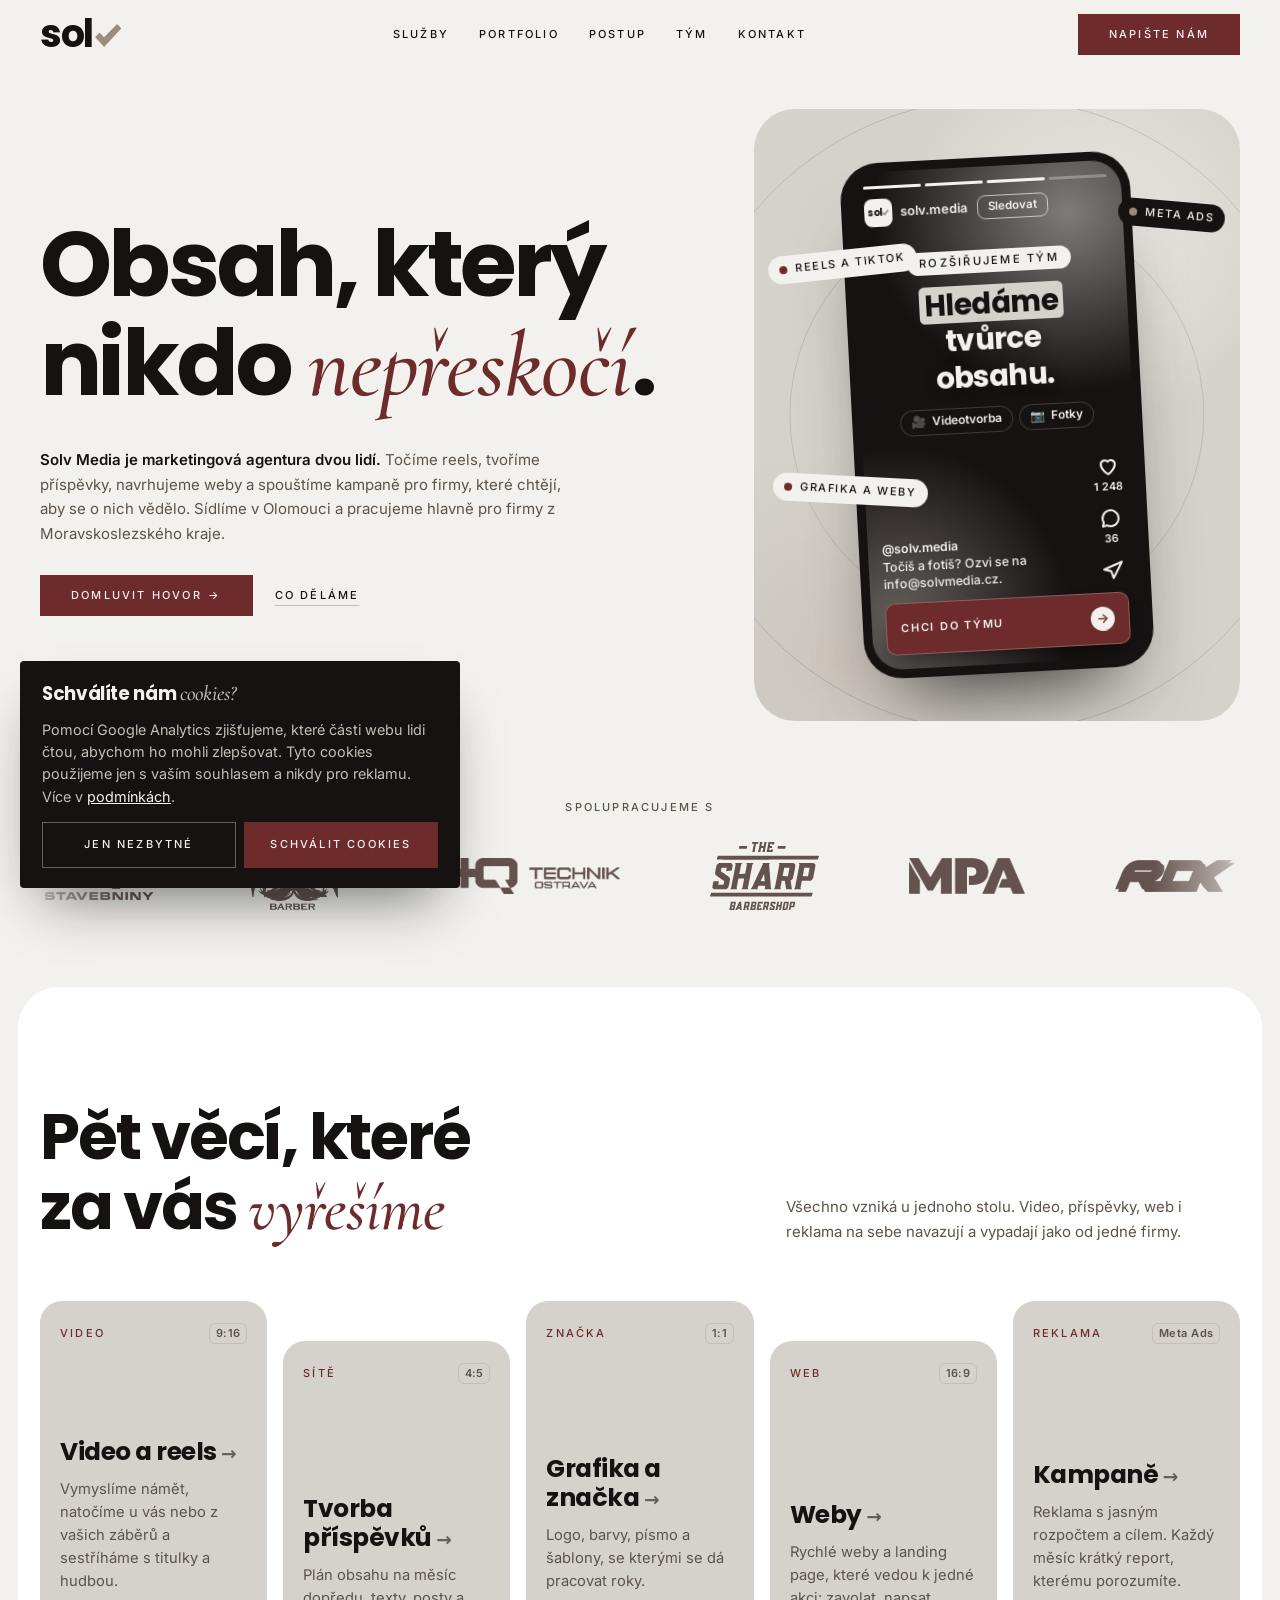
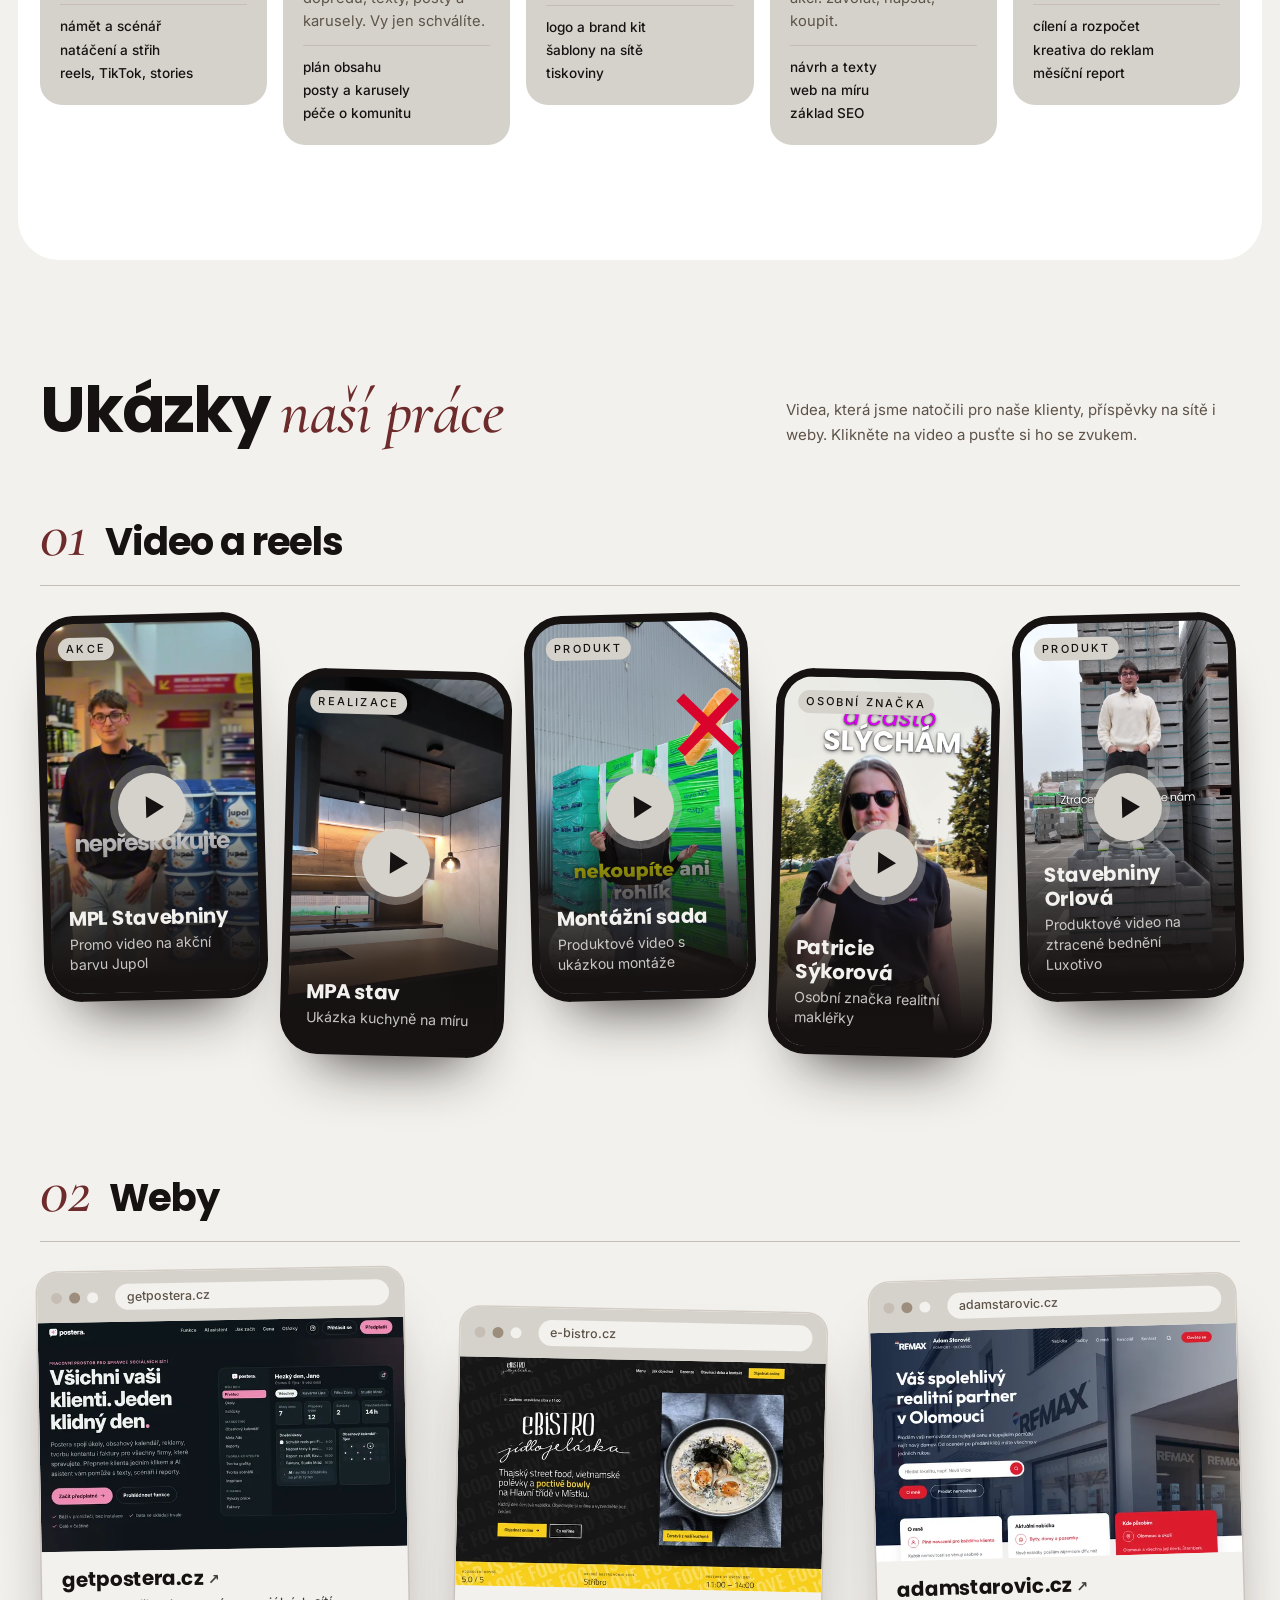
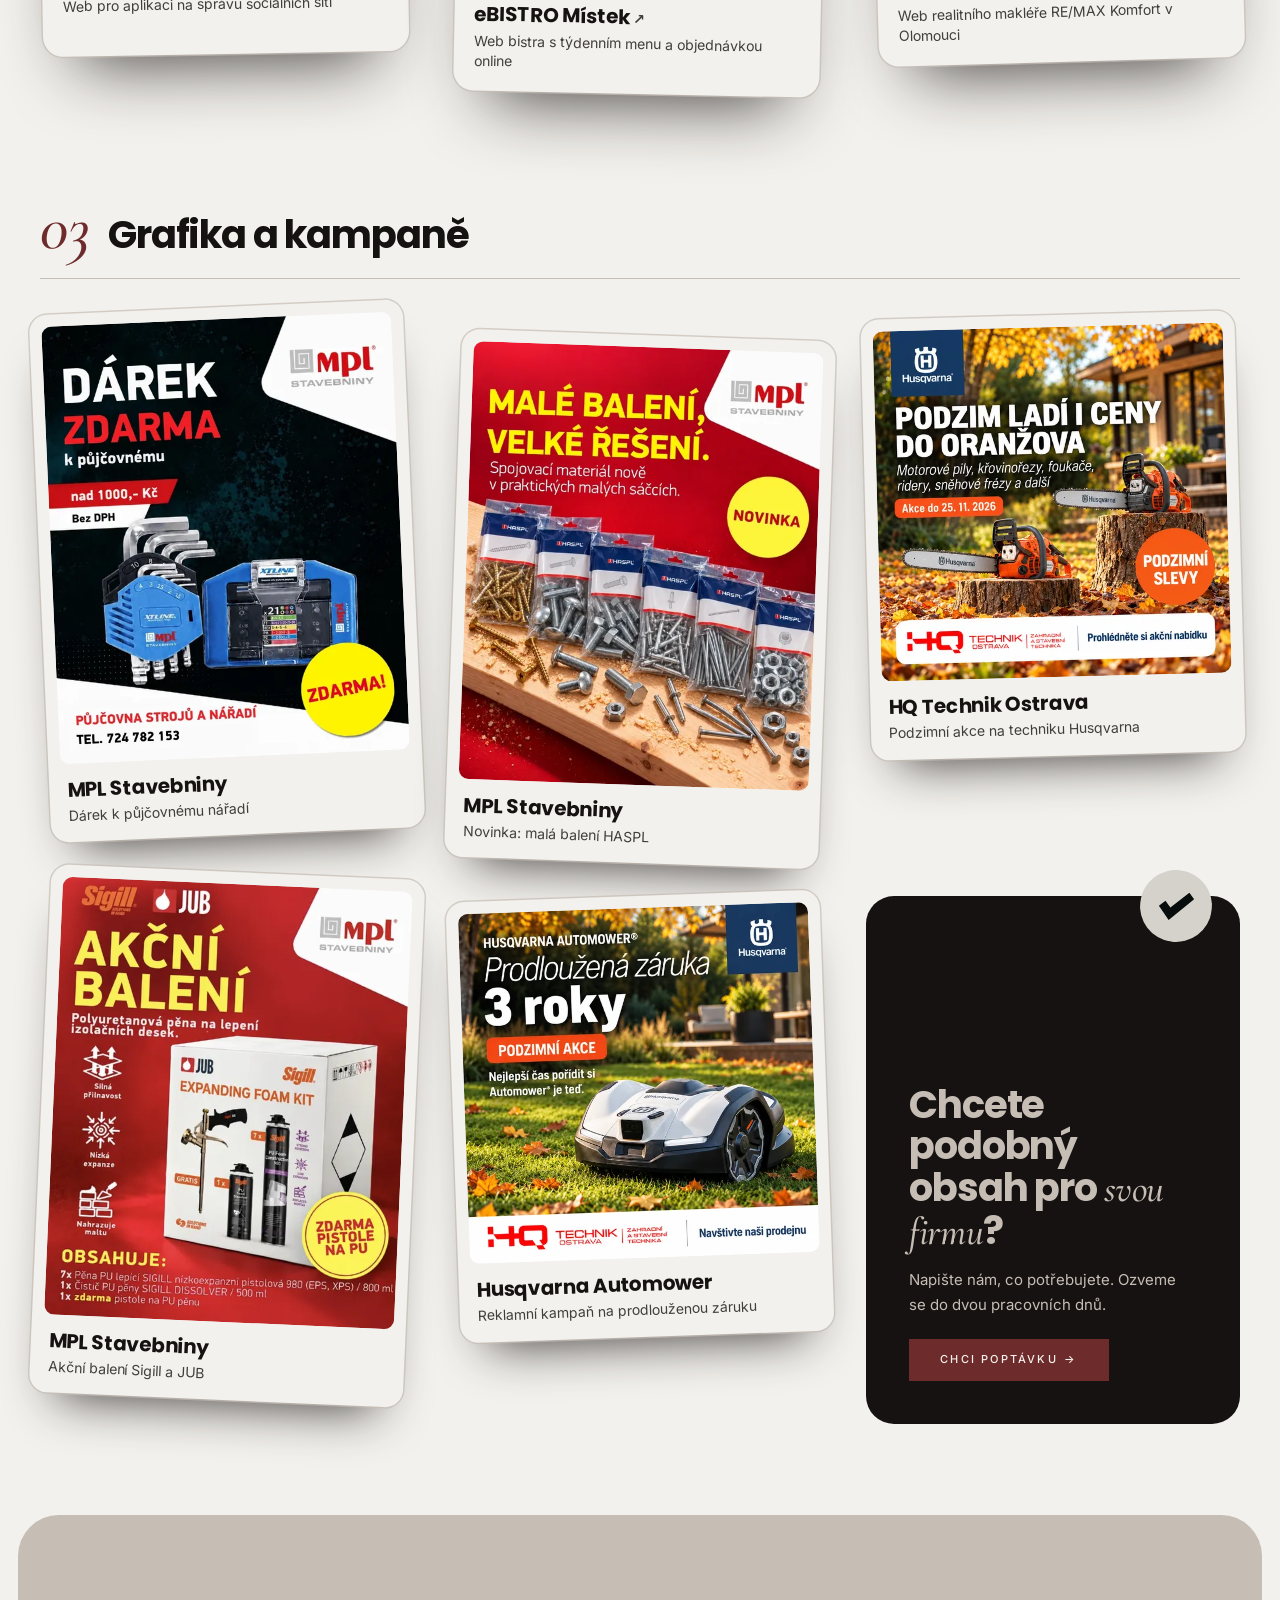
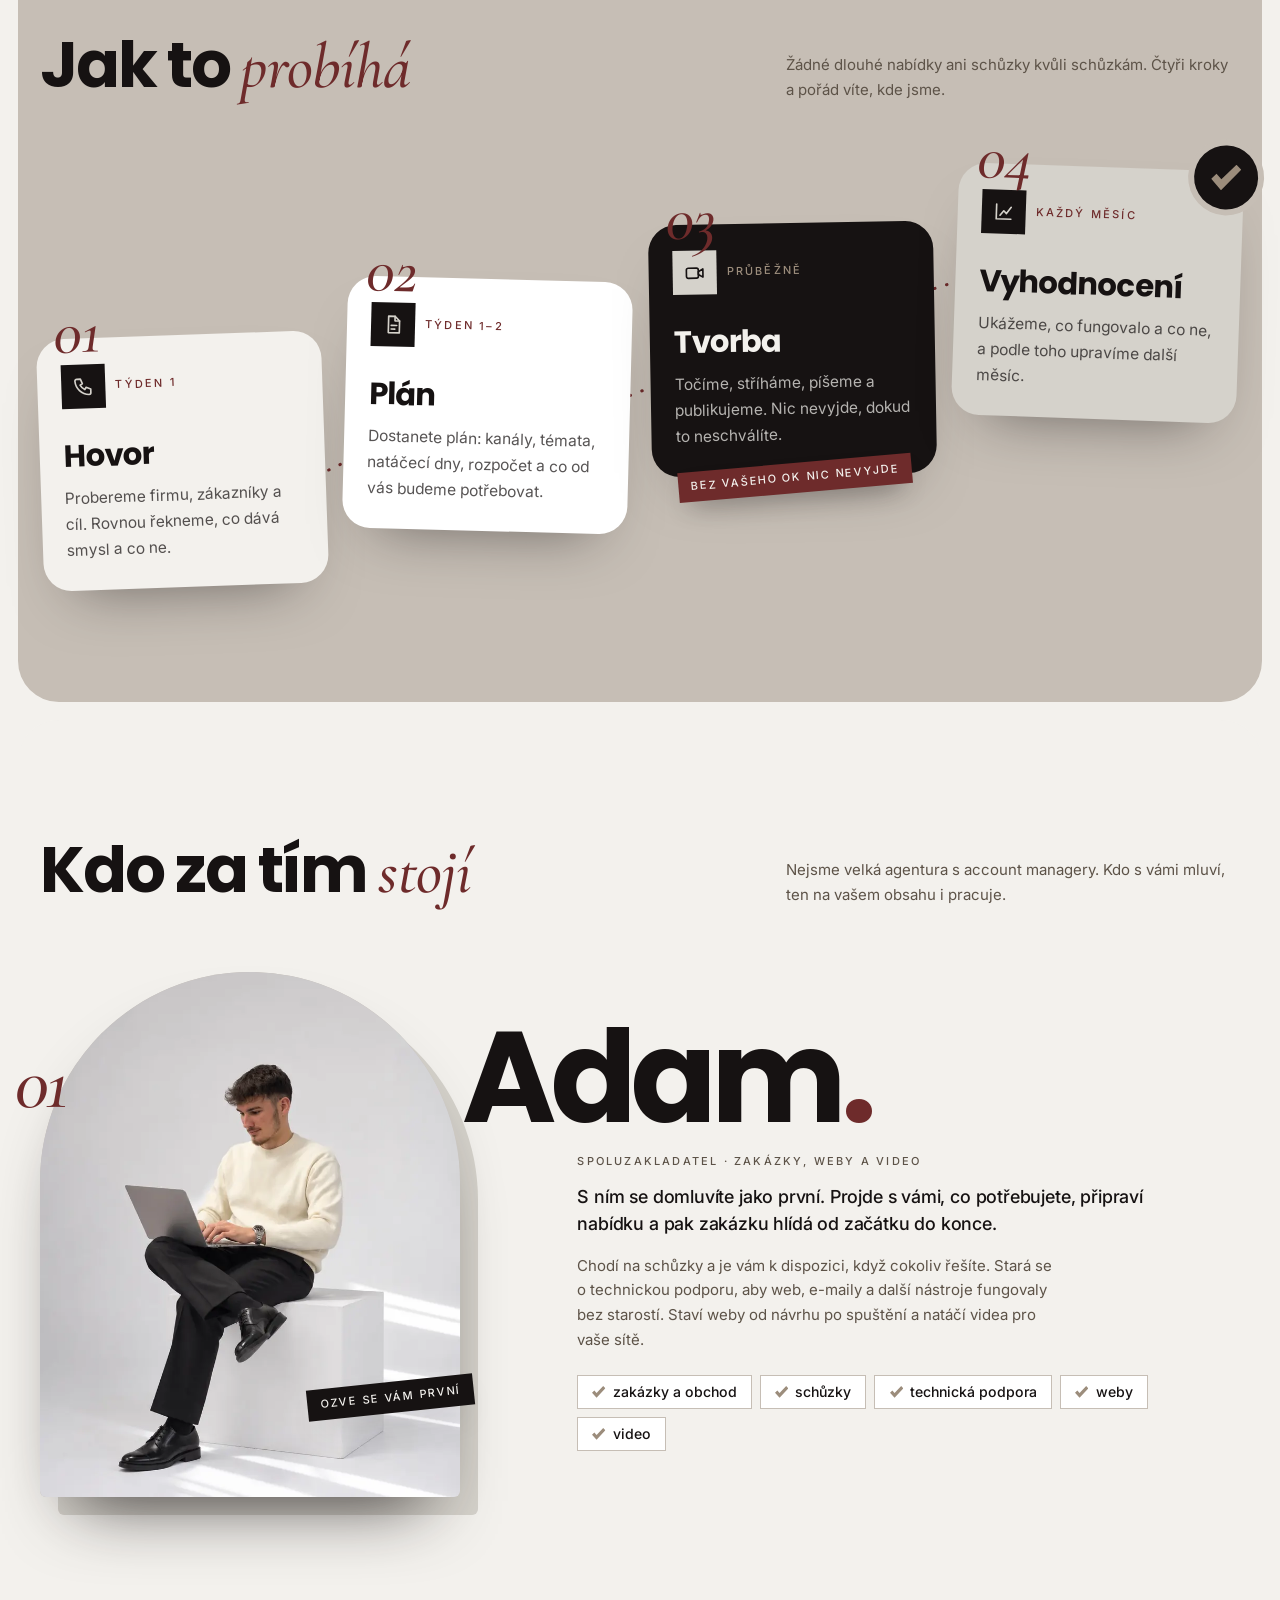
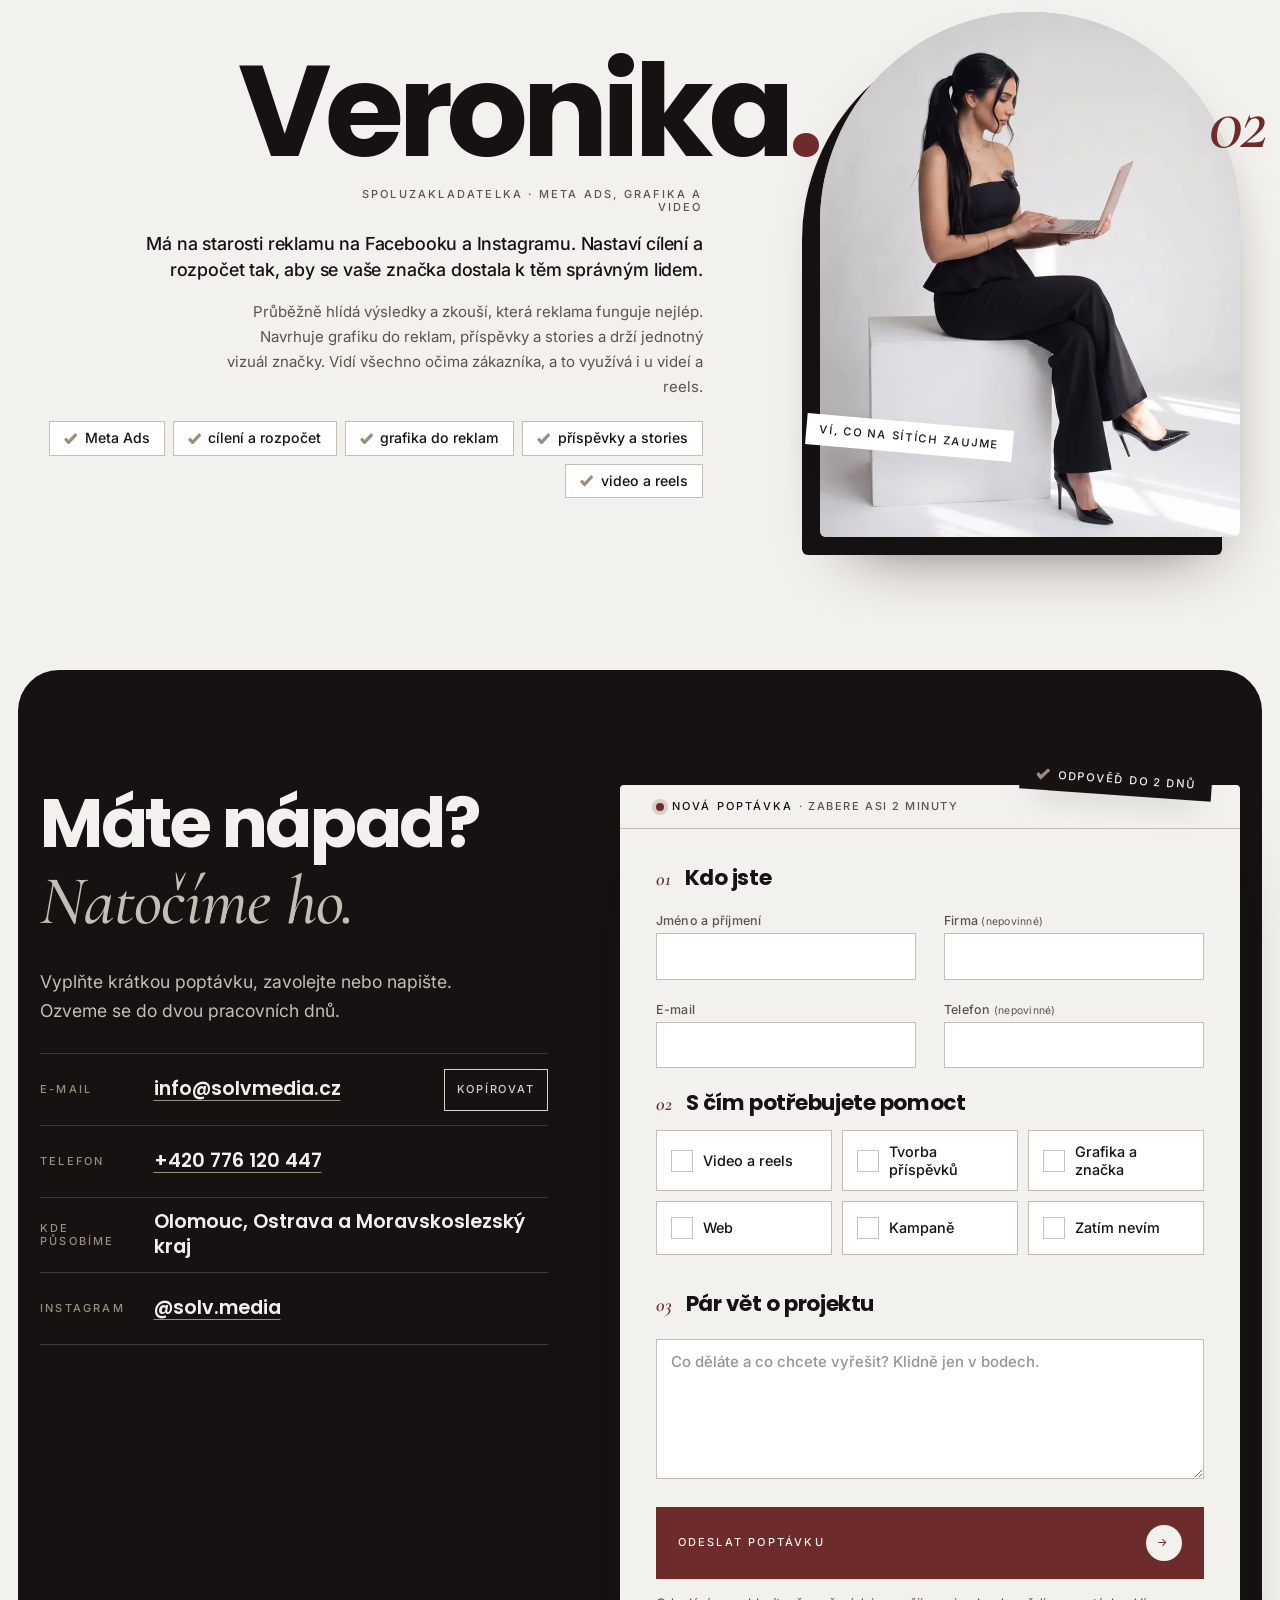
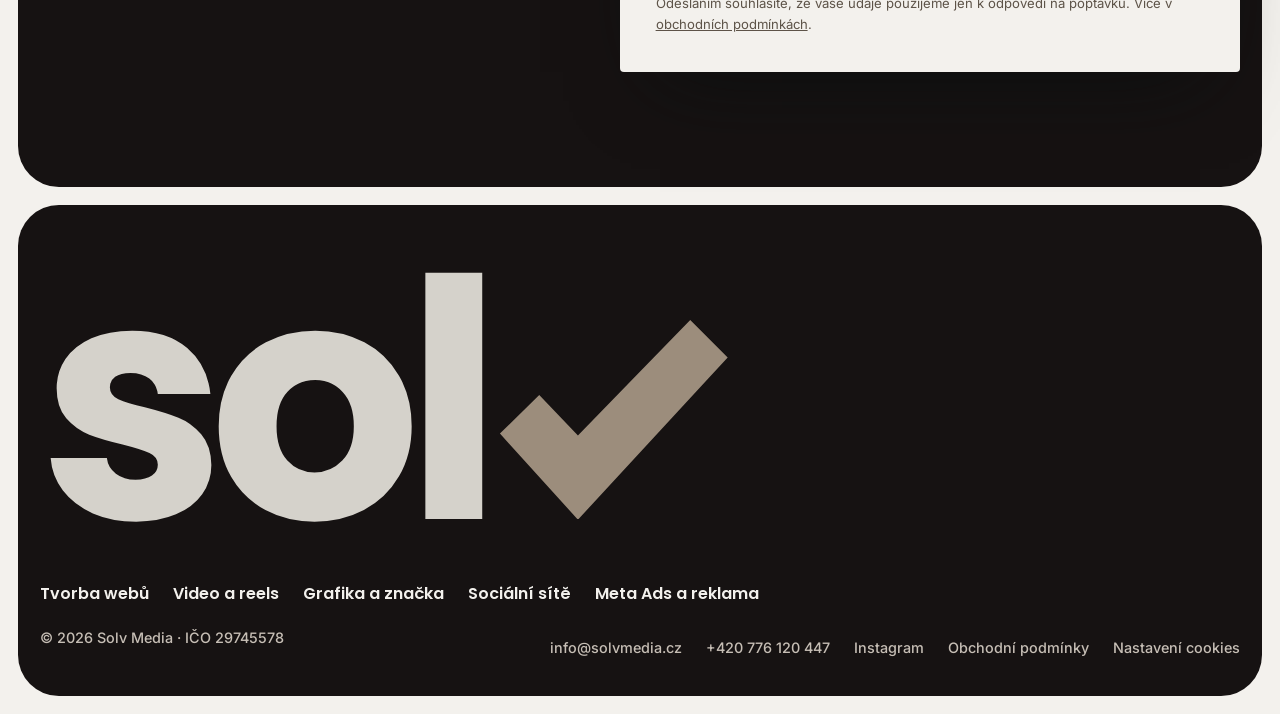
<file: index.html>
<!doctype html>
<html lang="cs">
<head>
<meta charset="utf-8">
<meta name="viewport" content="width=device-width, initial-scale=1, viewport-fit=cover">
<title>Solv Media – marketingová agentura | Tvorba webů, videa, grafika a Meta Ads</title>
<meta name="description" content="Marketingová agentura Solv Media z Olomouce: tvorba webů, natáčení videí a reels, grafika, správa sociálních sítí a reklama Meta Ads. Olomouc, Ostrava a Moravskoslezský kraj.">
<meta name="robots" content="index, follow, max-image-preview:large">
<link rel="canonical" href="https://solvmedia.cz/">
<meta property="og:type" content="website">
<meta property="og:locale" content="cs_CZ">
<meta property="og:site_name" content="Solv Media">
<meta property="og:title" content="Solv Media – obsah, který nikdo nepřeskočí">
<meta property="og:description" content="Marketingová agentura: video a reels, příspěvky, grafika, weby a reklamy Meta Ads.">
<meta property="og:url" content="https://solvmedia.cz/">
<meta property="og:image" content="https://solvmedia.cz/img/og-image.jpg">
<meta property="og:image:width" content="1200">
<meta property="og:image:height" content="630">
<meta property="og:image:alt" content="Solv Media – obsah, který nikdo nepřeskočí">
<meta name="twitter:card" content="summary_large_image">
<meta name="twitter:title" content="Solv Media – obsah, který nikdo nepřeskočí">
<meta name="twitter:description" content="Marketingová agentura: video a reels, příspěvky, grafika, weby a reklamy Meta Ads.">
<meta name="twitter:image" content="https://solvmedia.cz/img/og-image.jpg">
<meta name="application-name" content="Solv Media">
<meta name="apple-mobile-web-app-title" content="Solv Media">
<link rel="icon" href="/favicon.svg" type="image/svg+xml">
<link rel="icon" href="/img/icon-192.png" type="image/png" sizes="192x192">
<link rel="apple-touch-icon" href="/apple-touch-icon.png">
<link rel="manifest" href="/site.webmanifest">
<script type="application/ld+json">{"@context": "https://schema.org", "@graph": [{"@type": "Organization", "@id": "https://solvmedia.cz/#org", "name": "Solv Media", "alternateName": ["Solvmedia", "SolvMedia", "Solv", "solv.media", "solvmedia.cz", "Solve Media", "Solvemedia", "Solf Media", "Solfmedia", "Solw Media", "Sólv Media"], "url": "https://solvmedia.cz/", "logo": {"@type": "ImageObject", "@id": "https://solvmedia.cz/#logo", "url": "https://solvmedia.cz/img/icon-512.png", "width": 512, "height": 512, "caption": "Solv Media"}, "image": "https://solvmedia.cz/img/og-image.jpg", "description": "Marketingová agentura Solv Media. Natáčíme reels a videa, tvoříme příspěvky a grafiku, stavíme weby a spravujeme reklamy Meta Ads. Napište si o nabídku.", "email": "info@solvmedia.cz", "telephone": "+420776120447", "identifier": {"@type": "PropertyValue", "propertyID": "IČO", "value": "29745578"}, "sameAs": ["https://instagram.com/solv.media/"], "areaServed": [{"@type": "City", "name": "Olomouc"}, {"@type": "City", "name": "Ostrava"}, {"@type": "City", "name": "Frýdek-Místek"}, {"@type": "AdministrativeArea", "name": "Moravskoslezský kraj"}, {"@type": "AdministrativeArea", "name": "Olomoucký kraj"}, {"@type": "Country", "name": "Česko"}], "knowsAbout": ["tvorba videí", "reels", "TikTok", "správa sociálních sítí", "grafický design", "tvorba webů", "Meta Ads", "online marketing"], "founder": [{"@type": "Person", "name": "Adam", "jobTitle": "Spoluzakladatel"}, {"@type": "Person", "name": "Veronika", "jobTitle": "Spoluzakladatelka"}], "contactPoint": {"@type": "ContactPoint", "contactType": "customer service", "email": "info@solvmedia.cz", "telephone": "+420776120447", "availableLanguage": "cs"}, "makesOffer": [{"@type": "Offer", "itemOffered": {"@type": "Service", "name": "Video a reels", "description": "Námět, natáčení a střih videí pro reels, TikTok a stories.", "url": "https://solvmedia.cz/video"}}, {"@type": "Offer", "itemOffered": {"@type": "Service", "name": "Tvorba příspěvků", "description": "Plán obsahu, texty, posty a karusely na sociální sítě.", "url": "https://solvmedia.cz/socialni-site"}}, {"@type": "Offer", "itemOffered": {"@type": "Service", "name": "Grafika a značka", "description": "Logo, brand kit, šablony na sítě a tiskoviny.", "url": "https://solvmedia.cz/grafika"}}, {"@type": "Offer", "itemOffered": {"@type": "Service", "name": "Tvorba webů", "description": "Weby a landing page na míru včetně textů a základního SEO.", "url": "https://solvmedia.cz/tvorba-webu"}}, {"@type": "Offer", "itemOffered": {"@type": "Service", "name": "Kampaně Meta Ads", "description": "Reklama na Facebooku a Instagramu s jasným rozpočtem a měsíčním reportem.", "url": "https://solvmedia.cz/meta-ads"}}], "slogan": "Obsah, který nikdo nepřeskočí.", "address": {"@type": "PostalAddress", "addressLocality": "Olomouc", "addressRegion": "Olomoucký kraj", "addressCountry": "CZ"}}, {"@type": "WebSite", "@id": "https://solvmedia.cz/#web", "url": "https://solvmedia.cz/", "name": "Solv Media", "alternateName": ["Solvmedia", "solvmedia.cz", "Solv"], "inLanguage": "cs", "publisher": {"@id": "https://solvmedia.cz/#org"}}, {"@type": "WebPage", "@id": "https://solvmedia.cz/#webpage", "url": "https://solvmedia.cz/", "name": "Solv Media – marketingová agentura | Tvorba webů, videa, grafika a Meta Ads", "description": "Marketingová agentura Solv Media z Olomouce: tvorba webů, natáčení videí a reels, grafika, správa sociálních sítí a reklama Meta Ads. Olomouc, Ostrava a Moravskoslezský kraj.", "inLanguage": "cs", "isPartOf": {"@id": "https://solvmedia.cz/#web"}, "about": {"@id": "https://solvmedia.cz/#org"}, "primaryImageOfPage": {"@type": "ImageObject", "url": "https://solvmedia.cz/img/og-image.jpg", "width": 1200, "height": 630}}]}</script>
<meta name="theme-color" content="#F3F1ED">
<script src="/cookies.js"></script>
<link rel="preconnect" href="https://fonts.googleapis.com">
<link rel="preconnect" href="https://fonts.gstatic.com" crossorigin>
<link rel="stylesheet" href="https://fonts.googleapis.com/css2?family=Cormorant+Garamond:ital,wght@1,500;1,600&family=Inter:wght@400;500;600&family=Poppins:wght@600;700&display=swap">
<style>
html, body { margin: 0; }
img { max-width: 100%; }
[hidden] { display: none !important; }
/* Layout: teplý editoriální web na krémové. Sekce jako zaoblené panely v odstínech brandkitu (latte, mocha, pudrová růžová, espresso), obří Poppins, telefon s reelem v růžovém rámu. */
:root {
  /* Nová paleta Solv Media (barvy a písma, 11/2026) */
  --noir: #161212;
  --taupe: #9C8D7C;
  --stone: #C6BEB5;
  --mist: #D5D2CB;
  --paper: #F3F1ED;
  --white: #FFFFFF;
  --wine: #6E2B2B;
  --wine-d: #561F1F;
  --muted: #5D5348;
  --font-head: 'Poppins', ui-sans-serif, system-ui, sans-serif;
  --font-serif: 'Cormorant Garamond', Georgia, serif;
  --font-body: 'Inter', system-ui, sans-serif;
  --font-logo: 'Poppins', Arial, sans-serif;

  /* Původní názvy proměnných napojené na novou paletu */
  --cream: var(--paper);
  --blush: var(--mist);
  --brown: var(--noir);
  --ink: var(--noir);
  --latte: var(--white);
  --latte-line: color-mix(in srgb, var(--stone) 70%, transparent);
  --powder: var(--mist);
  --rose: var(--stone);
  --rose-deep: var(--wine);
  --mocha: var(--noir);
  --mocha-soft: var(--muted);
  --espresso: var(--noir);
  --ink-dim: var(--muted);
  --cream-dim: var(--stone);
  --cream-line: color-mix(in srgb, var(--paper) 18%, transparent);

  --display: var(--font-body);
  --body: var(--font-body);

  --wrap: 1240px;
  --gl: max(20px, env(safe-area-inset-left, 0px));
  --gr: max(20px, env(safe-area-inset-right, 0px));
  --sec: clamp(72px, 9vw, 120px);
  --inset: clamp(8px, 1.4vw, 18px);
  --r: clamp(26px, 3.2vw, 44px);
  color-scheme: light;
}

* { box-sizing: border-box; }
html { scroll-behavior: smooth; -webkit-text-size-adjust: 100%; text-size-adjust: 100%; }
body { margin: 0; background: var(--cream); color: var(--ink); font: 400 17px/1.6 var(--body); -webkit-font-smoothing: antialiased; overflow-x: clip; }
body::before { content: ""; position: fixed; inset: 0 0 auto; height: env(safe-area-inset-top, 0px); z-index: 10; background: var(--cream); }
@media (prefers-reduced-motion: reduce) { html { scroll-behavior: auto; } *, *::before, *::after { animation: none !important; transition: none !important; } }

h1, h2, h3 { font-family: var(--display); margin: 0; text-wrap: balance; }
p { margin: 0; }
a { color: inherit; }
:focus-visible { outline: 3px solid var(--mocha); outline-offset: 3px; border-radius: 6px; }
.dark :focus-visible { outline-color: var(--blush); }
.wrap { max-width: var(--wrap); margin-inline: auto; padding-left: var(--gl); padding-right: var(--gr); }
.label { font: 600 0.76rem/1.2 var(--body); letter-spacing: 0.14em; text-transform: uppercase; }
section { scroll-margin-top: 80px; }

/* Zvýraznění: na světlé ploše růžový podtah, na tmavé růžové písmo */
.accent { background: linear-gradient(transparent 60%, var(--blush) 60%, var(--blush) 92%, transparent 92%); padding-inline: 0.04em; -webkit-box-decoration-break: clone; box-decoration-break: clone; }
.dark .accent { background: none; padding: 0; color: var(--blush); }

/* Panely v odstínech */
.panel { margin-inline: var(--inset); border-radius: var(--r); }
.dark { color: var(--cream); }

/* Logo z brand kitu */
.logo { font: 700 1.8rem/1 var(--display); letter-spacing: -0.035em; color: var(--ink); text-decoration: none; display: inline-flex; align-items: baseline; white-space: nowrap; }
.logo svg { width: 0.69em; height: 0.6em; margin-left: 0.04em; fill: var(--rose-deep); flex: none; }

.pill { display: inline-flex; align-items: center; gap: 0.6em; font: 600 1rem/1 var(--display); padding: 1.05em 1.6em; border-radius: 999px; text-decoration: none; background: var(--ink); color: var(--cream); border: 0; cursor: pointer; transition: transform .2s ease, background-color .2s ease; }
.pill:hover { transform: translateY(-2px); background: var(--mocha); }
.pill .arr { color: var(--blush); transition: transform .2s ease; }
.pill:hover .arr { transform: translateX(3px); }
.pill.soft { background: var(--blush); color: var(--ink); }
.pill.soft .arr { color: inherit; }
.pill.soft:hover { background: var(--cream); }
.textlink { display: inline-block; padding-block: 12px; font: 600 1rem/1 var(--display); color: var(--ink); text-decoration: underline; text-decoration-color: var(--rose); text-decoration-thickness: 2px; text-underline-offset: 6px; }
.textlink:hover { text-decoration-color: var(--ink); }

.eyebrow { display: flex; align-items: center; gap: 12px; margin-bottom: 18px; color: var(--mocha-soft); }
.eyebrow::before { content: ""; width: 28px; height: 2px; border-radius: 2px; background: currentColor; }
.dark .eyebrow { color: var(--blush); }

.head { display: grid; grid-template-columns: minmax(0, 1.2fr) minmax(0, 0.8fr); gap: 20px 64px; align-items: end; }
.head h2 { font-size: clamp(2.4rem, 5vw, 4.4rem); line-height: 1.1; letter-spacing: -0.035em; }
.head p { color: var(--ink-dim); font-size: 1.1rem; max-width: 30em; }
.dark .head p { color: var(--cream-dim); }
@media (max-width: 820px) { .head { grid-template-columns: 1fr; } }

/* Hlavička */
header.site { position: sticky; top: env(safe-area-inset-top, 0px); z-index: 5; background: color-mix(in srgb, var(--cream) 86%, transparent); backdrop-filter: blur(14px); }
header.site .wrap { display: flex; align-items: center; justify-content: space-between; gap: 24px; padding-block: 14px; }
header.site .logo { font-size: 2.4rem; }
@media (max-width: 820px) { header.site .logo { font-size: 2.15rem; } }
header nav { display: flex; gap: 30px; font: 500 0.95rem/1 var(--body); }
header nav a { text-decoration: none; color: var(--ink-dim); }
header nav a:hover { color: var(--ink); }
.head-actions { display: flex; align-items: center; gap: 10px; }
header .pill { padding: 0.8em 1.2em; font-size: 0.9rem; }
.menu-btn { display: none; align-items: center; gap: 0.6em; font: 600 0.9rem/1 var(--display); color: var(--ink); background: transparent; border: 1.5px solid color-mix(in srgb, var(--ink) 22%, transparent); border-radius: 999px; padding: 0.72em 1.05em; cursor: pointer; }
.menu-btn i { position: relative; display: block; width: 16px; height: 11px; border-block: 2px solid currentColor; }
.menu-btn i::after { content: ""; position: absolute; left: 0; right: 0; top: 50%; height: 2px; margin-top: -1px; background: currentColor; }
header.site.open .menu-btn i { border-color: transparent; }
header.site.open .menu-btn i::after { transform: rotate(45deg); }
header.site.open .menu-btn i::before { content: ""; position: absolute; left: 0; right: 0; top: 50%; height: 2px; margin-top: -1px; background: currentColor; transform: rotate(-45deg); }
@media (max-width: 820px) {
  .menu-btn { display: inline-flex; }
  header nav { display: none; position: absolute; left: 0; right: 0; top: 100%; flex-direction: column; gap: 0; padding: 4px var(--gr) 24px var(--gl); background: var(--cream); border-bottom: 1px solid var(--latte-line); }
  header.site.open nav { display: flex; }
  header nav a { padding: 16px 0; font: 600 1.5rem/1.2 var(--display); color: var(--ink); border-bottom: 1px solid var(--latte-line); }
  header nav a:last-child { border-bottom: 0; }
}
@media (max-width: 820px) { .head-actions .pill { display: none; } }
@media (max-width: 820px) { header .pill, .menu-btn { min-height: 44px; } }
@media (hover: none) { .pill:hover, .reel-cta:hover { transform: none; } }

/* Spodní lišta s rychlým kontaktem na mobilu */
.mobile-cta { display: none; }
@media (max-width: 820px) {
  body { padding-bottom: calc(76px + env(safe-area-inset-bottom, 0px)); }
  .mobile-cta { display: flex; gap: 8px; position: fixed; z-index: 6; left: 10px; right: 10px; bottom: calc(10px + env(safe-area-inset-bottom, 0px)); padding: 7px; border-radius: 999px; background: color-mix(in srgb, var(--ink) 92%, transparent); backdrop-filter: blur(10px); box-shadow: 0 16px 40px -14px rgba(7, 13, 13, 0.55); transition: transform .25s ease, opacity .25s ease; }
  .mobile-cta a { flex: 1; display: inline-flex; align-items: center; justify-content: center; gap: 8px; min-height: 46px; border-radius: 999px; font: 600 0.95rem/1 var(--display); text-decoration: none; color: var(--cream); }
  .mobile-cta a.go { background: var(--blush); color: var(--ink); }
  .mobile-cta svg { width: 18px; height: 18px; fill: none; stroke: currentColor; stroke-width: 2; stroke-linecap: round; stroke-linejoin: round; }
  .mobile-cta.away { transform: translateY(140%); opacity: 0; pointer-events: none; }
  .mobile-cta :focus-visible { outline-color: var(--blush); }
}

/* Hero */
.hero .wrap { display: grid; grid-template-columns: minmax(0, 1.15fr) minmax(0, 0.85fr); gap: 48px 56px; align-items: center; padding-block: 40px 72px; }
.hero h1 { font-weight: 700; font-size: clamp(3rem, 7.2vw, 6.6rem); line-height: 1.08; letter-spacing: -0.04em; }
.hero h1 .strike { position: relative; white-space: nowrap; z-index: 0; }
.hero h1 .strike::after { content: ""; position: absolute; z-index: -1; left: -0.04em; right: -0.04em; bottom: 0.1em; height: 0.32em; background: var(--blush); border-radius: 0.06em; transform-origin: left; animation: draw .9s cubic-bezier(.6,0,.2,1) .4s both; }
@keyframes draw { from { transform: scaleX(0); } to { transform: scaleX(1); } }
.hero-sub { display: grid; gap: 28px; margin-top: 32px; max-width: 36em; }
.hero-sub p { font-size: 1.15rem; color: var(--ink-dim); }
.hero-sub p b { color: var(--ink); font-weight: 600; }
.hero-cta { display: flex; flex-wrap: wrap; gap: 22px; align-items: center; }

/* Růžový rám s telefonem */
.stage { position: relative; display: grid; place-items: center; min-height: 600px; padding: 48px 24px; border-radius: var(--r); background:
  radial-gradient(60% 45% at 70% 20%, color-mix(in srgb, var(--cream) 70%, transparent), transparent 70%),
  radial-gradient(70% 50% at 20% 90%, color-mix(in srgb, var(--rose) 70%, transparent), transparent 70%),
  var(--powder); overflow: hidden; }
.stage::before { content: ""; position: absolute; width: 130%; aspect-ratio: 1; border-radius: 50%; border: 1.5px solid color-mix(in srgb, var(--mocha) 14%, transparent); left: 50%; top: 50%; transform: translate(-50%, -50%); }
.stage::after { content: ""; position: absolute; width: 85%; aspect-ratio: 1; border-radius: 50%; border: 1.5px solid color-mix(in srgb, var(--mocha) 12%, transparent); left: 50%; top: 50%; transform: translate(-50%, -50%); }
.chip { position: absolute; z-index: 2; display: inline-flex; align-items: center; gap: 8px; font: 600 0.85rem/1 var(--display); padding: 0.75em 1em; border-radius: 999px; background: var(--cream); color: var(--ink); box-shadow: 0 14px 30px -16px color-mix(in srgb, var(--mocha) 60%, transparent); }
.chip i { width: 8px; height: 8px; border-radius: 50%; background: var(--rose-deep); }
.chip.c1 { left: 3%; top: 23%; transform: rotate(-6deg); }
.chip.c2 { right: 3%; top: 15%; transform: rotate(5deg); background: var(--ink); color: var(--cream); }
.chip.c2 i { background: var(--blush); }
.chip.c3 { left: 4%; top: 60%; transform: rotate(3deg); }

/* Telefon s reelem */
.phone { position: relative; z-index: 1; width: 290px; max-width: 100%; aspect-ratio: 9 / 16; border-radius: 38px; padding: 9px; background: var(--ink); box-shadow: 0 50px 80px -40px color-mix(in srgb, var(--mocha) 85%, transparent); transform: rotate(-3deg); }
.screen { position: relative; width: 100%; height: 100%; border-radius: 30px; overflow: hidden; color: var(--cream); background:
  radial-gradient(120% 60% at 80% 10%, color-mix(in srgb, var(--blush) 55%, transparent), transparent 60%),
  radial-gradient(90% 50% at 10% 90%, color-mix(in srgb, var(--rose) 45%, transparent), transparent 70%),
  var(--mocha); display: grid; grid-template-rows: auto auto 1fr auto auto; padding: 14px; gap: 10px; }
/* Na pozadí displeje běží ztlumený reel s kuchyní MPA, přechod nahoře a dole drží text čitelný */
.screen-bg { position: absolute; inset: 0; width: 100%; height: 100%; object-fit: cover; z-index: 0; pointer-events: none; }
.screen::before { content: ""; position: absolute; inset: 0; z-index: 0; pointer-events: none; background: linear-gradient(180deg, color-mix(in srgb, var(--noir) 55%, transparent) 0%, transparent 28%, color-mix(in srgb, var(--noir) 25%, transparent) 50%, transparent 66%, color-mix(in srgb, var(--noir) 70%, transparent) 100%); }
.screen > :not(.screen-bg) { position: relative; z-index: 1; }
/* Nábor: místo videa je v telefonu náborový „reel“ na barevném pozadí */
.screen.nabor::before { display: none; }
.caption-wrap { align-self: center; display: grid; justify-items: center; gap: 12px; text-align: center; min-height: 0; }
.nb-tag { margin: 0; padding: 6px 12px; border-radius: 999px; background: var(--cream); color: var(--ink); font: 600 0.7rem/1 var(--display); letter-spacing: 0.12em; text-transform: uppercase; }
.nb-roles { list-style: none; margin: 0; padding: 0; display: flex; justify-content: center; gap: 6px; }
.nb-roles li { display: inline-flex; align-items: center; gap: 6px; padding: 6px 10px; border-radius: 999px; background: color-mix(in srgb, var(--noir) 28%, transparent); border: 1px solid var(--cream-line); font: 600 0.74rem/1 var(--body); white-space: nowrap; }
.caption span:not(.lit) { text-shadow: 0 1px 12px color-mix(in srgb, var(--noir) 60%, transparent); }
.bars { display: flex; gap: 4px; }
.bars i { flex: 1; height: 3px; border-radius: 3px; background: color-mix(in srgb, var(--cream) 30%, transparent); overflow: hidden; position: relative; }
.bars i::after { content: ""; position: absolute; inset: 0; background: var(--cream); transform-origin: left; transform: scaleX(0); }
.bars i.on::after { transform: scaleX(1); }
.bars i.run::after { animation: fill 2.9s linear forwards; }
@keyframes fill { from { transform: scaleX(0); } to { transform: scaleX(1); } }
.acct { display: flex; align-items: center; gap: 8px; font: 600 0.8rem/1 var(--body); }
.acct .av { width: 28px; height: 28px; border-radius: 8px; background: var(--cream); display: grid; place-items: center; }
.acct .av .logo { font-size: 0.62rem; color: var(--ink); }
.acct .av .logo svg { fill: var(--mocha); }
.acct small { font-weight: 500; color: var(--cream-dim); }
.follow { margin-left: 2px; padding: 5px 10px; border: 1px solid color-mix(in srgb, var(--cream) 70%, transparent); border-radius: 8px; color: var(--cream); font: 600 0.72rem/1 var(--body); text-decoration: none; transition: background-color .15s ease, color .15s ease; }
.follow:hover { background: var(--cream); color: var(--ink); }
.follow:focus-visible { outline: 2px solid var(--cream); outline-offset: 2px; }
.caption { align-self: center; justify-self: center; text-align: center; font: 700 1.85rem/1.2 var(--display); letter-spacing: -0.02em; padding-inline: 8px; }
.caption span { display: inline-block; padding: 0.02em 0.16em; border-radius: 0.18em; transition: background-color .15s ease, color .15s ease; }
.caption span.lit { background: var(--blush); color: var(--ink); }
.reel-foot { display: flex; justify-content: space-between; align-items: end; gap: 10px; }
.reel-foot p { font: 500 0.78rem/1.4 var(--body); min-width: 0; }
.reel-foot p b { display: block; font-weight: 600; }
.icons { display: grid; gap: 14px; justify-items: center; }
.icons svg { width: 24px; height: 24px; fill: none; stroke: var(--cream); stroke-width: 2; stroke-linejoin: round; stroke-linecap: round; }
.icons .ic { display: grid; justify-items: center; gap: 3px; font: 600 0.68rem/1 var(--body); }
/* Easter egg: srdíčko jde olajkovat jako na Instagramu, dvojklik na displej taky */
.like { display: grid; justify-items: center; gap: 3px; padding: 0; border: 0; background: none; color: inherit; font: 600 0.68rem/1 var(--body); white-space: nowrap; cursor: pointer; -webkit-tap-highlight-color: transparent; }
.like svg { transition: transform .15s ease, fill .15s ease, stroke .15s ease; }
.like:hover svg { transform: scale(1.12); }
.like:focus-visible { outline: 2px solid var(--cream); outline-offset: 4px; border-radius: 6px; }
.like.on svg { fill: var(--blush); stroke: var(--blush); }
.phone .screen { touch-action: manipulation; -webkit-user-select: none; user-select: none; }
.like.pop svg { animation: like-pop .45s cubic-bezier(.2, 1.6, .4, 1); }
@keyframes like-pop { 0% { transform: scale(1); } 35% { transform: scale(0.7); } 70% { transform: scale(1.3); } 100% { transform: scale(1); } }
.screen > .burst { position: absolute; z-index: 2; width: 96px; height: 96px; margin: -48px 0 0 -48px; pointer-events: none; fill: var(--cream); filter: drop-shadow(0 6px 18px color-mix(in srgb, var(--noir) 45%, transparent)); animation: burst .9s ease forwards; }
@keyframes burst { 0% { transform: scale(0) rotate(var(--r, 0deg)); opacity: 0; } 15% { transform: scale(1.2) rotate(var(--r, 0deg)); opacity: 1; } 30% { transform: scale(0.95) rotate(var(--r, 0deg)); } 75% { transform: scale(1) rotate(var(--r, 0deg)); opacity: 1; } 100% { transform: scale(1.1) translateY(-40px) rotate(var(--r, 0deg)); opacity: 0; } }
.reel-cta { display: flex; align-items: center; justify-content: space-between; gap: 8px; padding: 11px 14px; border-radius: 12px; background: var(--blush); color: var(--ink); font: 600 0.88rem/1 var(--display); text-decoration: none; transition: transform .2s ease, background-color .2s ease; }
.reel-cta:hover { transform: translateY(-2px); background: var(--cream); }
.reel-cta .arr { transition: transform .2s ease; }
.reel-cta:hover .arr { transform: translateX(3px); }
.reel-cta:focus-visible { outline-color: var(--cream); }
@media (max-width: 960px) {
  .hero .wrap { grid-template-columns: 1fr; padding-block: 28px 56px; gap: 40px; }
  .stage { min-height: 0; padding: 60px 20px; }
  .phone { width: 240px; border-radius: 32px; padding: 8px; }
  .screen { border-radius: 25px; }
  .caption { font-size: 1.55rem; }
  .chip { font-size: 0.78rem; }
  .chip.c1 { left: 14px; top: 14px; }
  .chip.c2 { right: 14px; top: auto; bottom: 14px; }
  .chip.c3 { display: none; }
}

/* Služby – latte panel */
/* Pás s logy klientů: jednobarevná loga v grey brown, nekonečně jedou do strany, při najetí myší se zastaví */
.clients { padding-block: 8px clamp(48px, 6vw, 80px); }
.clients-h { color: var(--ink-dim); text-align: center; margin-bottom: 28px; font-size: 0.76rem; }
.clients-strip { overflow: hidden; -webkit-mask-image: linear-gradient(90deg, transparent, #000 10%, #000 90%, transparent); mask-image: linear-gradient(90deg, transparent, #000 10%, #000 90%, transparent); }
.clients-track { display: flex; width: max-content; animation: clients 60s linear infinite; }
.clients-strip:hover .clients-track { animation-play-state: paused; }
.clients-list { display: flex; align-items: center; gap: clamp(48px, 7vw, 96px); margin: 0; padding: 0 clamp(24px, 3.5vw, 48px); list-style: none; }
.clients-list li { flex: none; }
.clients-list img { display: block; width: auto; height: clamp(34px, 4vw, 48px); opacity: 0.82; transition: opacity .2s ease; }
.clients-list li:hover img { opacity: 1; }
.clients-list .c-hq img { height: clamp(26px, 3vw, 36px); }
.clients-list .c-mpa img { height: clamp(26px, 3vw, 36px); }
.clients-list .c-postera img { height: clamp(28px, 3.2vw, 38px); }
.clients-list .c-ebistro img { height: clamp(40px, 4.8vw, 58px); }
.clients-list .c-walkin img, .clients-list .c-sharp img, .clients-list .c-naklad4 img { height: clamp(48px, 5.6vw, 68px); }
.clients-list .c-rdk img { height: clamp(22px, 2.6vw, 32px); }
@keyframes clients { from { transform: translateX(0); } to { transform: translateX(-50%); } }
@media (prefers-reduced-motion: reduce) {
  .clients-strip { -webkit-mask-image: none; mask-image: none; }
  .clients-track { width: auto; }
  .clients-list { flex-wrap: wrap; justify-content: center; row-gap: 28px; margin-inline: auto; padding-inline: var(--gl); }
  .clients-list[aria-hidden="true"] { display: none; }
}

.services { background: var(--latte); }
.services .wrap { padding-block: var(--sec); display: grid; gap: 56px; }
.cards { display: grid; grid-template-columns: repeat(5, minmax(0, 1fr)); gap: 16px; }
.card { aspect-ratio: 9 / 16; border-radius: 22px; padding: 22px 20px; display: flex; flex-direction: column; gap: 12px; min-width: 0; transition: transform .25s ease; }
.card:hover { transform: translateY(-6px); }
.card:nth-child(even) { margin-top: 40px; }
.card .fmt { display: flex; justify-content: space-between; align-items: center; opacity: 0.75; }
.card .fmt .ratio { font: 600 0.75rem/1 var(--body); border: 1.5px solid currentColor; border-radius: 6px; padding: 0.4em 0.5em; letter-spacing: 0.04em; }
.card h3 { font-size: 1.55rem; line-height: 1.15; letter-spacing: -0.02em; margin-top: auto; }
.card p { font-size: 0.92rem; line-height: 1.55; opacity: 0.8; }
.card ul { list-style: none; margin: 0; padding: 12px 0 0; border-top: 1px solid color-mix(in srgb, currentColor 25%, transparent); display: grid; gap: 4px; font: 500 0.85rem/1.4 var(--body); }
.card { position: relative; }
.card h3 a { text-decoration: none; }
.card h3 .more { display: inline-block; font-size: 0.75em; opacity: 0.6; transition: transform .2s ease, opacity .2s ease; }
.card:hover h3 .more { transform: translateX(3px); opacity: 1; }
.card h3 a::after { content: ""; position: absolute; inset: 0; border-radius: inherit; }
.card h3 a:focus-visible { outline: 0; }
.card:has(h3 a:focus-visible) { outline: 3px solid var(--mocha); outline-offset: 3px; }
.card.t1 { background: var(--blush); color: var(--ink); }
.card.t2 { background: var(--cream); color: var(--ink); }
.card.t3 { background: var(--rose); color: var(--ink); }
.card.t4 { background: var(--mocha); color: var(--cream); }
.card.t5 { background: var(--ink); color: var(--cream); }
@media (max-width: 1100px) {
  .cards { grid-template-columns: repeat(2, minmax(0, 1fr)); }
  .card { aspect-ratio: auto; padding: 26px 24px; gap: 14px; }
  .card:nth-child(even) { margin-top: 0; }
  .card:hover { transform: none; }
  .card h3 { margin-top: 28px; font-size: 1.7rem; }
  .card p { font-size: 1rem; }
  .card.t1 { grid-column: 1 / -1; }
}
@media (max-width: 600px) { .cards { grid-template-columns: 1fr; } }

/* Portfolio */
.portfolio .wrap { padding-block: var(--sec); display: grid; gap: 56px; }
/* Portfolio ve třech kapitolách: reels v rámečcích telefonů do schodu, weby v okně prohlížeče, grafika jako natočené kartičky */
.pf { display: grid; gap: clamp(72px, 8vw, 112px); }
.pf-ch { display: grid; gap: 28px; }
.pf-ch-head { display: flex; align-items: baseline; gap: 18px; padding-bottom: 18px; border-bottom: 1.5px solid var(--latte-line); }
.pf-no { font: 700 clamp(2.6rem, 5vw, 4.2rem)/1 var(--display); letter-spacing: -0.05em; color: transparent; -webkit-text-stroke: 1.5px var(--rose-deep); }
.pf-ch-head h3 { font-size: clamp(1.6rem, 3vw, 2.4rem); letter-spacing: -0.03em; line-height: 1.1; }
.works { display: grid; gap: 20px; }
.work { position: relative; margin: 0; min-width: 0; border-radius: 22px; overflow: hidden; isolation: isolate; color: var(--cream); background: var(--mocha); display: flex; flex-direction: column; justify-content: space-between; padding: 18px; }
.work > img, .work > video, .work > picture > img { position: absolute; inset: 0; width: 100%; height: 100%; object-fit: cover; z-index: -1; }
.work .tag { align-self: flex-start; font: 600 0.75rem/1 var(--body); letter-spacing: 0.12em; text-transform: uppercase; padding: 0.55em 0.75em; border-radius: 999px; background: var(--blush); color: var(--ink); }
.work figcaption { display: grid; gap: 4px; }
.work figcaption b { font: 700 1.25rem/1.2 var(--display); letter-spacing: -0.015em; }
.work figcaption span { font-size: 0.88rem; line-height: 1.45; opacity: 0.8; }
.work figcaption a { color: inherit; text-decoration: none; pointer-events: auto; }
.work figcaption a:hover { color: var(--rose-deep); }
.work .play { position: absolute; left: 50%; top: 50%; width: 68px; height: 68px; margin: -34px 0 0 -34px; border-radius: 50%; display: grid; place-items: center; background: var(--blush); border: 0; box-shadow: 0 0 0 8px color-mix(in srgb, var(--blush) 35%, transparent); }
.work .play::before { content: ""; margin-left: 5px; border-style: solid; border-width: 11px 0 11px 18px; border-color: transparent transparent transparent var(--ink); }

/* 01 Reels: rámeček telefonu, sudé o kus níž a natočené na druhou stranu */
.works-reels { grid-template-columns: repeat(5, minmax(0, 1fr)); padding-bottom: 56px; }
.work.reel { aspect-ratio: 9 / 16; border-radius: 30px; box-shadow: 0 0 0 8px var(--ink), 0 40px 60px -30px color-mix(in srgb, var(--mocha) 90%, transparent); transform: rotate(-1.5deg); transition: transform .3s ease; margin: 8px; }
.work.reel:nth-child(even) { transform: translateY(56px) rotate(1.5deg); }
.work.reel:hover, .work.reel.on { transform: translateY(-6px) rotate(0); }
.work.reel:nth-child(even):hover, .work.reel:nth-child(even).on { transform: translateY(50px) rotate(0); }
.work.vid { background: var(--espresso); padding: 0; }
.work.vid > video { z-index: 0; }
.work.vid .tag { position: absolute; top: 14px; left: 14px; z-index: 2; }
.work.vid figcaption { position: absolute; left: 0; right: 0; bottom: 0; z-index: 2; padding: 18px; pointer-events: none; }
.work.vid::after { content: ""; position: absolute; inset: 0; background: linear-gradient(to top, var(--ink) 4%, color-mix(in srgb, var(--ink) 70%, transparent) 26%, transparent 50%); z-index: 1; pointer-events: none; transition: opacity .3s; }
.work.vid .play { z-index: 2; cursor: pointer; padding: 0; transition: transform .2s, opacity .3s; }
.work.vid .play:hover { transform: scale(1.08); }
.work.vid .play:focus-visible { outline: 3px solid var(--blush); outline-offset: 3px; }
.work.vid.on .tag, .work.vid.on .play, .work.vid.on figcaption, .work.vid.on::after { opacity: 0; visibility: hidden; }
.work.vid.on > video { z-index: 3; }

/* 02 Weby: okna prohlížeče, prostřední posunuté a natočené */
.works-webs { grid-template-columns: repeat(3, minmax(0, 1fr)); gap: clamp(24px, 4vw, 56px); padding-bottom: 40px; }
.work.shot { padding: 0; background: var(--cream); color: var(--ink); border-radius: 20px; box-shadow: 0 0 0 1.5px var(--latte-line), 0 40px 70px -36px color-mix(in srgb, var(--mocha) 85%, transparent); justify-content: flex-start; transform: rotate(-1deg); transition: transform .3s ease; }
.work.shot + .work.shot { transform: translateY(40px) rotate(1.2deg); }
.work.shot:hover { transform: translateY(-6px) rotate(0); }
.work.shot + .work.shot:hover { transform: translateY(34px) rotate(0); }
.work.shot + .work.shot + .work.shot { transform: translateY(8px) rotate(-1.6deg); }
.work.shot + .work.shot + .work.shot:hover { transform: translateY(2px) rotate(0); }
.browser-bar { display: flex; align-items: center; gap: 7px; padding: 12px 14px; background: var(--latte); }
.browser-bar i { width: 11px; height: 11px; border-radius: 50%; background: var(--rose); flex: none; }
.browser-bar i:nth-child(2) { background: var(--blush); }
.browser-bar i:nth-child(3) { background: var(--cream-dim); }
.browser-bar span { margin-left: 10px; flex: 1; min-width: 0; font: 500 0.78rem/1 var(--body); color: var(--mocha-soft); background: var(--cream); padding: 7px 12px; border-radius: 999px; overflow: hidden; text-overflow: ellipsis; white-space: nowrap; }
.work.shot > picture { display: block; aspect-ratio: 16 / 10; overflow: hidden; }
.work.shot > picture > img { position: static; display: block; width: 100%; height: 100%; object-fit: cover; object-position: top center; z-index: auto; }
.work.shot figcaption { padding: 16px 20px 20px; }
/* Odkaz v popisku roztažený přes celou kartu: klik na screenshot otevře web */
.work.shot figcaption a::after { content: ""; position: absolute; inset: 0; z-index: 2; border-radius: inherit; }
.work.shot:has(a:focus-visible) { outline: 2px solid var(--mocha); outline-offset: 4px; }
.work.shot figcaption a:focus-visible { outline: none; }

/* 03 Grafika: kartičky jako polaroid, vedle velká výzva */
.works-arts { grid-template-columns: repeat(3, minmax(0, 1fr)); gap: 36px clamp(20px, 3vw, 40px); align-items: start; }
.work.art { padding: 12px 12px 0; background: var(--cream); color: var(--ink); justify-content: flex-start; border-radius: 18px; box-shadow: 0 0 0 1.5px var(--latte-line), 0 30px 50px -28px color-mix(in srgb, var(--mocha) 85%, transparent); --tilt: -2.5deg; --drop: 0px; transform: translateY(var(--drop)) rotate(var(--tilt)); transition: transform .3s ease; }
.work.art:nth-child(2) { --tilt: 2deg; --drop: 28px; }
.work.art:nth-child(3) { --tilt: -1.5deg; --drop: 8px; }
.work.art:nth-child(4) { --tilt: 2.5deg; }
.work.art:nth-child(5) { --tilt: -2deg; --drop: 24px; }
.work.art:hover { transform: translateY(calc(var(--drop) - 6px)) rotate(0); }
.work.art > picture { display: block; aspect-ratio: 1; border-radius: 10px; overflow: hidden; }
.work.art.tall > picture { aspect-ratio: 4 / 5; }
.work.art > picture > img { position: static; display: block; z-index: auto; width: 100%; height: 100%; object-fit: cover; }
.work.art figcaption { padding: 14px 6px 16px; }
.work.cta-tile { grid-column: auto; align-self: stretch; margin-top: 24px; background: var(--ink); color: var(--cream); justify-content: flex-end; gap: 14px; padding: clamp(26px, 3.4vw, 48px); border-radius: 28px; min-height: 100%; overflow: visible; }
.work.cta-tile::before { content: ""; position: absolute; top: -26px; right: 28px; width: 72px; height: 72px; border-radius: 50%; background: var(--blush) no-repeat center / 34px 30px; background-image: url("data:image/svg+xml,%3Csvg xmlns='http://www.w3.org/2000/svg' viewBox='755 98 365 320'%3E%3Cpolygon fill='%23070D0D' points='755,280 818,218 880,283 1060,98 1120,158 880,418'/%3E%3C/svg%3E"); transform: rotate(8deg); }
.cta-tile .cta-h { font: 700 clamp(1.8rem, 3vw, 2.8rem)/1.08 var(--display); letter-spacing: -0.03em; margin: 0; max-width: 13em; }
.cta-tile .cta-h .accent { background: none; padding: 0; color: var(--blush); }
.cta-tile p { margin: 0; max-width: 28em; color: var(--cream-dim); }
.cta-tile .pill { align-self: flex-start; margin-top: 8px; background: var(--blush); color: var(--ink); }
.cta-tile .pill:hover { background: var(--cream); }
.cta-tile .pill .arr { color: var(--ink); }
.portfolio-foot { display: flex; flex-wrap: wrap; align-items: center; justify-content: space-between; gap: 18px 32px; padding-top: 28px; border-top: 1px solid var(--latte-line); }
.portfolio-foot p { color: var(--ink-dim); max-width: 34em; }
@media (max-width: 900px) {
  .works-reels { grid-template-columns: repeat(3, minmax(0, 1fr)); gap: 28px 18px; padding-bottom: 40px; }
  .work.reel:nth-child(n) { transform: rotate(-1.5deg); }
  .work.reel:nth-child(n):hover, .work.reel:nth-child(n).on { transform: translateY(-6px) rotate(0); }
  .work.reel:nth-child(3n+2) { transform: translateY(40px) rotate(1.5deg); }
  .work.reel:nth-child(3n+2):hover, .work.reel:nth-child(3n+2).on { transform: translateY(34px) rotate(0); }
  .works-webs { grid-template-columns: 1fr; padding-bottom: 0; }
  .work.shot + .work.shot { transform: rotate(1deg); }
  .works-arts { grid-template-columns: repeat(2, minmax(0, 1fr)); gap: 28px 18px; }
  .work.art:nth-child(n) { --drop: 0px; }
  .work.cta-tile { grid-column: 1 / -1; margin-top: 24px; }
  .work figcaption b { font-size: 1.05rem; }
  .work figcaption span { font-size: 0.8rem; }
  .work .play { width: 54px; height: 54px; margin: -27px 0 0 -27px; box-shadow: 0 0 0 6px color-mix(in srgb, var(--blush) 35%, transparent); }
}
@media (max-width: 480px) { .work.vid figcaption { padding: 12px; } .work.vid figcaption span { font-size: 0.74rem; } .work.vid .tag { top: 10px; left: 10px; } .work.reel { margin: 6px; box-shadow: 0 0 0 6px var(--ink), 0 30px 50px -30px color-mix(in srgb, var(--mocha) 90%, transparent); } .pf-ch-head { flex-wrap: wrap; gap: 4px 14px; } }

/* Postup – mocha panel */
.process { background:
  radial-gradient(45% 60% at 100% 0%, color-mix(in srgb, var(--blush) 22%, transparent), transparent 70%),
  radial-gradient(40% 60% at 0% 100%, color-mix(in srgb, var(--espresso) 80%, transparent), transparent 70%),
  var(--mocha); }
.process .wrap { padding-block: var(--sec); display: grid; gap: 64px; }
/* Kroky jako schody: každá karta o kus výš, za nimi přerušovaná cesta vzhůru, poslední karta končí fajfkou z loga */
.road { position: relative; }
.road-line { position: absolute; left: 0; right: 0; top: 40px; width: 100%; height: calc(100% - 80px); overflow: visible; pointer-events: none; }
.road-line path { fill: none; stroke: var(--blush); stroke-width: 3; stroke-dasharray: 0.5 12; stroke-linecap: round; vector-effect: non-scaling-stroke; }
.steps { position: relative; list-style: none; margin: 0; padding: 0; display: grid; grid-template-columns: repeat(4, minmax(0, 1fr)); gap: 20px; align-items: start; counter-reset: s; }
.step { --stair: 0px; position: relative; counter-increment: s; margin-top: var(--stair); padding: 26px 24px 28px; border-radius: 28px; display: grid; gap: 12px; align-content: start; min-width: 0; background: var(--cream); color: var(--ink); box-shadow: 0 30px 60px -30px color-mix(in srgb, var(--noir) 80%, transparent); transition: transform .25s ease; }
.step:hover { transform: translateY(-6px) rotate(-1deg); }
.step:nth-child(1) { --stair: 168px; transform: rotate(-2deg); }
.step:nth-child(2) { --stair: 112px; background: var(--powder); transform: rotate(1.5deg); }
.step:nth-child(3) { --stair: 56px; background: var(--espresso); color: var(--cream); outline: 1.5px solid var(--cream-line); outline-offset: -1.5px; transform: rotate(-1deg); }
.step:nth-child(4) { background: var(--blush); transform: rotate(2deg); }
.step::after { content: "0" counter(s); position: absolute; top: -0.6em; left: 18px; font: 700 clamp(3rem, 5vw, 4.6rem)/1 var(--display); letter-spacing: -0.05em; color: transparent; -webkit-text-stroke: 1.5px var(--blush); }
.step-top { display: flex; align-items: center; gap: 10px; }
.step-icon { width: 44px; height: 44px; border-radius: 14px; display: grid; place-items: center; background: var(--ink); color: var(--blush); flex: none; }
.step:nth-child(3) .step-icon { background: var(--blush); color: var(--ink); }
.step-icon svg { width: 22px; height: 22px; fill: none; stroke: currentColor; stroke-width: 1.8; stroke-linejoin: round; stroke-linecap: round; }
.step .when { color: var(--rose-deep); }
.step:nth-child(3) .when { color: var(--blush); }
.step h3 { font-size: clamp(1.6rem, 2.4vw, 2.1rem); line-height: 1.15; letter-spacing: -0.03em; margin-top: 18px; }
.step p { color: color-mix(in srgb, currentColor 72%, transparent); font-size: 0.97rem; }
.step-sticker { position: absolute; left: 50%; bottom: -18px; translate: -50% 0; font: 600 0.82rem/1 var(--display); padding: 0.85em 1.15em; border-radius: 999px; background: var(--blush); color: var(--ink); white-space: nowrap; transform: rotate(-4deg); box-shadow: 0 12px 24px -12px color-mix(in srgb, var(--noir) 80%, transparent); }
.step-done { position: absolute; top: -26px; right: -14px; width: 64px; height: 64px; border-radius: 50%; display: grid; place-items: center; background: var(--ink); box-shadow: 0 0 0 6px var(--mocha); }
.step-done svg { width: 30px; height: 26px; fill: var(--blush); }
@media (max-width: 1100px) {
  .road-line { display: none; }
  .steps { grid-template-columns: 1fr 1fr; gap: 56px 24px; }
  .step:nth-child(1), .step:nth-child(3) { --stair: 0px; }
  .step:nth-child(2), .step:nth-child(4) { --stair: 64px; }
}
@media (max-width: 620px) {
  .road::before { content: ""; position: absolute; left: 21px; top: 30px; bottom: 30px; border-left: 2px dotted color-mix(in srgb, var(--blush) 70%, transparent); }
  .steps { grid-template-columns: 1fr; gap: 64px; padding-top: 24px; }
  .step-sticker { left: 24px; translate: 0 0; }
  .step, .step:nth-child(n) { --stair: 0px; transform: none; }
  .step:nth-child(even) { margin-left: 18px; }
  .step:hover { transform: none; }
}

/* Tým – pudrový panel */
.team { margin-top: var(--inset); background:
  radial-gradient(50% 50% at 90% 10%, color-mix(in srgb, var(--cream) 70%, transparent), transparent 70%),
  var(--powder); }
.team .wrap { padding-block: var(--sec); display: grid; gap: 64px; }
/* Kartičky lidí: fotka v oblouku s barevným stínem, obří jméno přesahuje přes fotku, druhá kartička zrcadlově a posunutá */
.crew { display: grid; gap: clamp(72px, 9vw, 120px); }
.mate { display: grid; grid-template-columns: minmax(0, 5fr) minmax(0, 7fr); gap: 0 clamp(32px, 5vw, 72px); align-items: center; }
.mate-flip { grid-template-columns: minmax(0, 7fr) minmax(0, 5fr); }
.mate-flip .mate-photo { order: 2; justify-self: end; }
.mate-photo { position: relative; width: min(100%, 420px); aspect-ratio: 4 / 5; margin: 0; }
.mate-photo::before { content: ""; position: absolute; inset: 0; border-radius: 999px 999px 28px 28px; background: var(--blush); transform: translate(18px, 18px); }
.mate-flip .mate-photo::before { background: var(--mocha); transform: translate(-18px, 18px); }
.mate-photo picture { position: absolute; inset: 0; border-radius: 999px 999px 28px 28px; overflow: hidden; background: var(--rose); box-shadow: 0 40px 70px -36px color-mix(in srgb, var(--mocha) 80%, transparent); }
.mate-photo img { width: 100%; height: 100%; object-fit: cover; display: block; }
.mate-no { position: absolute; top: 14%; left: -0.32em; font: 700 clamp(3rem, 6vw, 5rem)/1 var(--display); letter-spacing: -0.04em; color: transparent; -webkit-text-stroke: 1.5px var(--mocha); }
.mate-flip .mate-no { left: auto; right: -0.32em; }
.sticker { position: absolute; right: -14px; bottom: 16%; font: 600 0.9rem/1 var(--display); padding: 0.9em 1.2em; border-radius: 999px; background: var(--ink); color: var(--cream); transform: rotate(-6deg); box-shadow: 0 14px 30px -14px color-mix(in srgb, var(--noir) 70%, transparent); white-space: nowrap; }
.mate-flip .sticker { right: auto; left: -14px; background: var(--cream); color: var(--ink); transform: rotate(5deg); }
.mate-body { display: grid; gap: 16px; align-content: center; min-width: 0; }
.mate-name { font: 700 clamp(3.6rem, 10vw, 9rem)/0.95 var(--display); letter-spacing: -0.05em; color: var(--mocha); margin-left: clamp(-140px, -9vw, -40px); position: relative; z-index: 1; }
.mate-flip .mate-name { margin-left: 0; margin-right: clamp(-140px, -9vw, -40px); text-align: right; }
.mate-name span { color: var(--rose-deep); }
.mate-role { color: var(--mocha-soft); }
.mate-flip .mate-body { justify-items: end; text-align: right; }
.mate-body p { color: var(--ink-dim); max-width: 32em; }
.mate-body .mate-lead { font: 600 clamp(1.15rem, 1.6vw, 1.4rem)/1.4 var(--display); color: var(--ink); letter-spacing: -0.01em; }
.mate-does { display: flex; flex-wrap: wrap; gap: 8px; margin: 6px 0 0; padding: 0; list-style: none; }
.mate-flip .mate-does { justify-content: flex-end; }
.mate-does li { display: inline-flex; align-items: center; gap: 0.5em; font: 500 0.88rem/1 var(--body); padding: 0.65em 1em; border-radius: 999px; background: var(--cream); color: var(--mocha); }
.mate-does svg { width: 0.95em; height: 0.85em; fill: var(--rose-deep); flex: none; }
.crew-facts { display: grid; grid-template-columns: repeat(3, minmax(0, 1fr)); margin: 0; padding: 0; list-style: none; border-top: 1.5px solid color-mix(in srgb, var(--mocha) 16%, transparent); }
.crew-facts li { display: grid; gap: 8px; padding: 28px 28px 0 0; }
.crew-facts li + li { padding-left: 28px; border-left: 1.5px solid color-mix(in srgb, var(--mocha) 16%, transparent); }
.crew-facts b { font: 700 clamp(3rem, 6vw, 5rem)/1 var(--display); letter-spacing: -0.04em; color: var(--mocha); }
.crew-facts b::after { content: "."; color: var(--rose-deep); }
.crew-facts span { color: var(--ink-dim); max-width: 18em; }
@media (max-width: 820px) {
  .mate, .mate-flip { grid-template-columns: 1fr; }
  .mate-flip .mate-photo { order: 0; justify-self: start; }
  .mate-photo { width: min(86%, 360px); }
  .mate-flip .mate-photo { justify-self: end; }
  .mate-name, .mate-flip .mate-name { margin: -0.62em 0 0; text-align: left; }
  .mate-flip .mate-name { text-align: right; }
  .mate-flip .mate-body { justify-items: start; text-align: left; }
  .mate-flip .mate-photo::before { transform: translate(-14px, -14px); }
  .mate-flip .mate-does { justify-content: flex-start; }
  .sticker { font-size: 0.8rem; right: -8px; }
  .mate-flip .sticker { left: -8px; }
  .crew-facts { grid-template-columns: 1fr; }
  .crew-facts li, .crew-facts li + li { padding: 22px 0; border-left: 0; grid-template-columns: auto 1fr; align-items: center; gap: 20px; }
  .crew-facts li + li { border-top: 1.5px solid color-mix(in srgb, var(--mocha) 16%, transparent); }
}

/* Kontakt – espresso panel */
.contact { margin-top: var(--inset); background:
  radial-gradient(45% 55% at 100% 100%, color-mix(in srgb, var(--rose-deep) 45%, transparent), transparent 70%),
  radial-gradient(35% 45% at 0% 0%, color-mix(in srgb, var(--mocha) 80%, transparent), transparent 70%),
  var(--espresso); }
.contact .wrap { padding-block: var(--sec); display: grid; grid-template-columns: minmax(0, 0.9fr) minmax(0, 1.1fr); gap: 48px 72px; align-items: start; }
.contact-intro { display: grid; gap: 28px; position: sticky; top: 100px; }
.contact-intro .eyebrow { margin-bottom: -8px; }
.contact h2 { font-size: clamp(2.6rem, 5.4vw, 4.6rem); line-height: 1.1; letter-spacing: -0.035em; }
.contact-intro > p { color: var(--cream-dim); font-size: 1.1rem; max-width: 26em; }
.channels { list-style: none; margin: 0; padding: 0; display: grid; border-top: 1px solid var(--cream-line); }
.channels li { display: grid; grid-template-columns: 6.5em minmax(0, 1fr) auto; align-items: center; gap: 6px 16px; min-height: 72px; padding: 12px 0; border-bottom: 1px solid var(--cream-line); }
.channels .label { color: var(--cream-dim); }
.channels .place { font: 600 1.2rem/1.3 var(--display); }
.channels a { display: inline-block; padding-block: 8px; font: 600 1.2rem/1.3 var(--display); overflow-wrap: anywhere; text-decoration-color: var(--blush); text-underline-offset: 5px; }
.copy { font: 600 0.85rem/1 var(--display); background: transparent; color: var(--blush); border: 1.5px solid var(--blush); border-radius: 999px; padding: 0.75em 1.1em; min-height: 42px; cursor: pointer; white-space: nowrap; }
.copy:hover { background: var(--blush); color: var(--ink); }
@media (max-width: 960px) {
  .contact .wrap { grid-template-columns: 1fr; }
  .contact-intro { position: static; }
}
@media (max-width: 480px) {
  .channels li { grid-template-columns: minmax(0, 1fr) auto; }
  .channels .label { grid-column: 1 / -1; }
}

/* Poptávkový formulář (Web3Forms) – krémová karta jako brief: tři očíslované kroky, linkové inputy, dlaždice služeb */
.inquiry { position: relative; display: grid; grid-template-columns: repeat(2, minmax(0, 1fr)); gap: 22px 28px; padding: 0 36px 36px; border-radius: 28px; color: var(--ink); background: var(--cream); box-shadow: 0 40px 80px -40px rgba(7, 13, 13, 0.7); }
.inquiry :focus-visible { outline-color: var(--mocha); }
.inquiry .full { grid-column: 1 / -1; }
.inquiry .hp { position: absolute; left: -9999px; }
.inq-head { display: flex; align-items: center; gap: 6px; margin: 0 -36px; padding: 16px 36px; border-bottom: 1.5px dashed var(--latte-line); font: 500 0.82rem/1 var(--body); color: var(--ink-dim); }
.inq-tag { display: inline-flex; align-items: center; gap: 8px; font: 600 0.82rem/1 var(--display); color: var(--ink); }
.inq-tag::before { content: ""; width: 8px; height: 8px; border-radius: 50%; background: var(--rose-deep); box-shadow: 0 0 0 4px color-mix(in srgb, var(--blush) 60%, transparent); }
.inq-sticker { position: absolute; top: -22px; right: 28px; display: inline-flex; align-items: center; gap: 8px; padding: 10px 16px; border-radius: 999px; background: var(--blush); color: var(--ink); font: 600 0.85rem/1 var(--display); transform: rotate(4deg); box-shadow: 0 14px 30px -14px rgba(7, 13, 13, 0.6); }
.inq-sticker svg { width: 14px; height: 12px; fill: var(--mocha); }
.inq-step { display: flex; align-items: baseline; gap: 14px; margin-top: 14px; padding: 0; }
.inq-n { font: 700 0.8rem/1 var(--display); letter-spacing: 0.08em; color: var(--rose-deep); }
.inq-step h3, .inq-step .h3 { margin: 0; font: 700 1.35rem/1.2 var(--display); letter-spacing: -0.02em; color: var(--ink); }
.fld { display: grid; gap: 4px; min-width: 0; }
.fld label { font: 600 0.78rem/1.3 var(--body); letter-spacing: 0.02em; color: var(--ink-dim); }
.fld label small { font-weight: 400; }
.fld input, .fld textarea { width: 100%; font: 500 1.1rem/1.5 var(--body); color: var(--ink); background: transparent; border: 0; border-bottom: 2px solid var(--latte-line); border-radius: 0; padding: 8px 0 10px; transition: border-color .2s ease, background-size .3s ease; background-image: linear-gradient(var(--mocha), var(--mocha)); background-repeat: no-repeat; background-position: 0 100%; background-size: 0 2px; }
.fld input:hover, .fld textarea:hover { border-bottom-color: color-mix(in srgb, var(--ink) 35%, var(--cream)); }
.fld input:focus-visible, .fld textarea:focus-visible { outline: none; background-size: 100% 2px; }
.fld:focus-within label { color: var(--ink); }
.fld textarea { min-height: 140px; resize: vertical; padding: 14px 16px; border: 2px solid var(--latte-line); border-radius: 16px; background-color: var(--latte); background-image: none; }
.fld textarea:focus-visible { outline: 2px solid var(--mocha); outline-offset: 2px; background-color: var(--cream); }
.fld input::placeholder, .fld textarea::placeholder { color: color-mix(in srgb, var(--ink) 45%, var(--latte)); }
.fld input:user-invalid, .fld textarea:user-invalid { border-color: var(--rose-deep); }
.svc-picks { border: 0; margin: 0; padding: 0; min-width: 0; }
.svc-picks legend { margin-bottom: 14px; }
.svc-grid { display: grid; grid-template-columns: repeat(3, minmax(0, 1fr)); gap: 10px; }
.svc-picks label { position: relative; display: grid; }
.svc-picks input { position: absolute; opacity: 0; inset: 0; margin: 0; cursor: pointer; }
.svc-picks label > span { display: flex; align-items: center; gap: 10px; min-height: 54px; padding: 12px 14px; border-radius: 14px; background: var(--latte); border: 2px solid transparent; font: 600 0.95rem/1.2 var(--display); transition: background-color .15s ease, border-color .15s ease, transform .15s ease; }
.svc-picks .tk { flex: none; width: 22px; height: 22px; padding: 5px 4px; border-radius: 7px; border: 2px solid color-mix(in srgb, var(--ink) 25%, transparent); fill: transparent; transition: background-color .15s ease, border-color .15s ease, fill .15s ease; }
.svc-picks label:hover > span { border-color: var(--latte-line); transform: translateY(-1px); }
.svc-picks input:checked + span { background: var(--blush); border-color: var(--blush); }
.svc-picks input:checked + span .tk { background: var(--ink); border-color: var(--ink); fill: var(--blush); }
.svc-picks input:focus-visible + span { outline: 2px solid var(--mocha); outline-offset: 2px; }
.form-foot { display: grid; gap: 14px; margin-top: 6px; }
.form-foot p { font-size: 0.82rem; color: var(--ink-dim); }
.inq-send { display: flex; align-items: center; justify-content: space-between; gap: 16px; width: 100%; padding: 22px 26px; border: 0; border-radius: 18px; background: var(--ink); color: var(--cream); font: 700 clamp(1.15rem, 2vw, 1.4rem)/1 var(--display); letter-spacing: -0.01em; cursor: pointer; transition: background-color .2s ease, color .2s ease; }
.inq-send .arr { display: grid; place-items: center; width: 44px; height: 44px; border-radius: 50%; background: var(--blush); color: var(--ink); transition: transform .25s ease; }
.inq-send:hover { background: var(--mocha); }
.inq-send:hover .arr { transform: translateX(4px) rotate(-12deg); }
.inq-send:disabled { opacity: 0.6; cursor: progress; }
.inq-send:focus-visible { outline: 3px solid var(--rose-deep); outline-offset: 3px; }
.form-status { padding: 14px 18px; border-radius: 14px; background: color-mix(in srgb, var(--blush) 45%, var(--cream)); font: 500 0.95rem/1.5 var(--body); color: var(--ink); }
@media (max-width: 640px) {
  .inquiry { grid-template-columns: 1fr; gap: 18px; padding: 0 20px 22px; border-radius: 22px; }
  .inq-head { margin: 0 -20px; padding: 14px 20px; }
  .inq-head > span:last-child { display: none; }
  .inq-sticker { right: 16px; top: -18px; font-size: 0.78rem; padding: 9px 13px; }
  .svc-grid { grid-template-columns: repeat(2, minmax(0, 1fr)); }
  .inq-send { padding: 18px 20px; }
}

/* Patička */
footer { color: var(--cream); background: var(--ink); margin: var(--inset); border-radius: var(--r); overflow: hidden; }
footer .wrap { padding-block: 40px 28px; display: grid; gap: 12px; }
footer .logo { color: var(--cream); }
footer .logo svg { fill: var(--blush); }
footer .big { font-size: clamp(5rem, 26vw, 21rem); letter-spacing: -0.05em; line-height: 0.95; }
footer .row { display: flex; flex-wrap: wrap; justify-content: space-between; gap: 12px 24px; font: 500 0.9rem/1.4 var(--body); color: var(--cream-dim); }
footer .links { display: flex; flex-wrap: wrap; gap: 8px 24px; }
footer .links a { display: inline-block; padding-block: 10px; text-decoration: none; }
footer .links a:hover { color: var(--cream); }
footer .services-nav { display: flex; flex-wrap: wrap; gap: 0 24px; font: 600 1rem/1.4 var(--display); }
footer .services-nav a { display: inline-block; padding-block: 10px; text-decoration: none; color: var(--cream); }
footer .services-nav a:hover { color: var(--blush); }
footer :focus-visible { outline-color: var(--blush); }

/* Mobil: delší sekce jako vodorovné posuvníky (swipe), aby se ke kontaktu dalo dojít s méně scrollování. Na počítači se nic nemění. */
.swipe-dots { display: none; }
@media (max-width: 620px) {
  .swipe { display: flex; grid-template-columns: none; gap: 14px; align-items: stretch; overflow-x: auto; overscroll-behavior-x: contain; scroll-snap-type: x mandatory; scroll-padding-inline: var(--gl); margin-inline: calc(-1 * var(--gl)) calc(-1 * var(--gr)); padding: 14px var(--gr) 14px var(--gl); scrollbar-width: none; -webkit-overflow-scrolling: touch; }
  .swipe::-webkit-scrollbar { display: none; }
  .wrap > *, .pf > *, .pf-ch > *, .road > * { min-width: 0; }
  .swipe > * { flex: 0 0 80%; scroll-snap-align: start; }
  .swipe-dots { display: flex; justify-content: center; align-items: center; gap: 2px; margin-top: -4px; }
  .swipe-dots button { width: 26px; height: 26px; padding: 0; border: 0; background: none; color: inherit; display: grid; place-items: center; cursor: pointer; }
  .swipe-dots button::before { content: ""; width: 8px; height: 8px; border-radius: 999px; background: color-mix(in srgb, currentColor 28%, transparent); transition: width .2s ease, background-color .2s ease; }
  .swipe-dots button[aria-current="true"]::before { width: 22px; background: currentColor; }
  .swipe-dots { color: var(--mocha); }
  .dark .swipe-dots { color: var(--blush); }

  /* Služby */
  .services .wrap { gap: 28px; }
  .cards.swipe > .card { flex-basis: 78%; }
  .card.t1 { grid-column: auto; }
  .card h3 { margin-top: 20px; }

  /* Portfolio: každá kapitola je jeden řádek na posouvání */
  .portfolio .wrap { gap: 32px; }
  .pf { gap: 44px; }
  .pf-ch { gap: 10px; }
  .pf-ch-head { padding-bottom: 12px; }
  .works.swipe { padding-bottom: 18px; }
  .works-reels.swipe > .work.reel { flex-basis: 58%; margin: 6px 0; }
  .work.reel:nth-child(n), .work.reel:nth-child(n):hover, .work.reel:nth-child(n).on { transform: none; }
  .works-webs.swipe > .work.shot { flex-basis: 86%; }
  .work.shot + .work.shot, .work.shot:hover, .work.shot + .work.shot:hover, .work.shot + .work.shot + .work.shot, .work.shot + .work.shot + .work.shot:hover { transform: none; }
  .works-arts.swipe { align-items: stretch; }
  .works-arts.swipe > .work.art { flex-basis: 64%; }
  .work.art:nth-child(n), .work.art:hover { transform: none; }
  .works-arts.swipe > .work.cta-tile { flex-basis: 78%; margin-top: 0; min-height: 0; overflow: hidden; padding: 26px 22px; }
  .work.cta-tile::before { top: 16px; right: 16px; width: 54px; height: 54px; background-size: 26px 22px; }
  .cta-tile .cta-h { font-size: 1.6rem; }

  /* Postup: kroky vedle sebe */
  .process .wrap { gap: 28px; }
  .road::before { display: none; }
  .steps.swipe { padding-top: 40px; padding-bottom: 36px; gap: 16px; }
  .steps.swipe > .step { flex-basis: 78%; }
  .step:nth-child(even) { margin-left: 0; }
  .step h3 { margin-top: 10px; }
  .step-done { top: -18px; right: 10px; width: 52px; height: 52px; }
  .step-done svg { width: 24px; height: 21px; }

  /* Tým: dva lidé vedle sebe */
  .team .wrap { gap: 28px; }
  .crew.swipe { gap: 18px; padding-top: 20px; }
  .crew.swipe > .mate { flex-basis: 88%; align-content: start; }
  .mate-photo, .mate-flip .mate-photo { width: 74%; justify-self: start; }
  .mate-flip .mate-photo { justify-self: end; }
  .mate-photo::before { transform: translate(12px, 12px); }
  .mate-name, .mate-flip .mate-name { font-size: 3.2rem; }
  .mate-body { gap: 12px; }
  .mate-body .mate-lead { font-size: 1.08rem; }
  .mate-body p { font-size: 0.95rem; }
  .mate-does li { font-size: 0.8rem; padding: 0.6em 0.85em; }
  .crew-facts { grid-template-columns: repeat(3, minmax(0, 1fr)); }
  .crew-facts li, .crew-facts li + li { display: grid; grid-template-columns: 1fr; gap: 6px; align-items: start; padding: 18px 10px 0; border-top: 0; }
  .crew-facts li:first-child { padding-left: 0; }
  .crew-facts li + li { border-left: 1.5px solid color-mix(in srgb, var(--mocha) 16%, transparent); }
  .crew-facts b { font-size: 2.6rem; }
  .crew-facts span { font-size: 0.82rem; line-height: 1.4; }
}

/* ===== Nová vizuální identita: barvy a písma (náhled) ===== */
body { background: var(--paper); color: var(--noir); font: 400 15px/1.65 var(--font-body); }
body::before { background: var(--paper); }
h1, h2, h3 { font-family: var(--font-head); font-weight: 400; text-transform: uppercase; line-height: 1.08; letter-spacing: 0.005em; }
.head h2, .contact h2 { letter-spacing: 0.005em; line-height: 1.08; }
.hero h1 { font-weight: 400; letter-spacing: 0.005em; line-height: 1.08; }
.accent, .hero h1 .strike { font-family: var(--font-serif); font-style: italic; font-weight: 500; text-transform: none; color: var(--wine); background: none; padding: 0; letter-spacing: 0; }
.hero h1 .strike::after { display: none; }
.dark .accent, .cta-tile .cta-h .accent { color: var(--stone); }
.label, .eyebrow { font: 500 11px/1.2 var(--font-body); letter-spacing: .2em; text-transform: uppercase; }
.eyebrow { color: var(--muted); }
.dark .eyebrow { color: var(--taupe); }
.head p, .hero-sub p { font-size: 15px; }

/* Logo: sol v Poppins Bold, fajfka v taupe */
.logo { font-family: var(--font-logo); color: var(--noir); }
.logo svg { fill: var(--taupe); }
footer .logo, .acct .av .logo { color: var(--noir); }
footer .logo { color: var(--mist); }
footer .logo svg, .acct .av .logo svg { fill: var(--taupe); }

/* Menu */
header.site { background: color-mix(in srgb, var(--paper) 90%, transparent); }
header nav { font: 500 11px/1 var(--font-body); letter-spacing: .2em; text-transform: uppercase; }
header nav a { color: var(--noir); }
header nav a:hover { color: var(--wine); }
.menu-btn { font: 500 11px/1 var(--font-body); letter-spacing: .2em; text-transform: uppercase; border-radius: 0; border-color: var(--stone); }
@media (max-width: 820px) { header nav { background: var(--paper); } header nav a { font: 400 1.6rem/1.2 var(--font-head); letter-spacing: 0.01em; } }

/* Tlačítka: vínové hlavní, tmavé vedlejší */
.pill, header .pill, .cta-tile .pill { background: var(--wine); border: 1px solid var(--wine); color: var(--paper); padding: 13px 30px; border-radius: 0; font: 500 11px/1.2 var(--font-body); letter-spacing: .2em; text-transform: uppercase; }
.pill:hover, .cta-tile .pill:hover { background: var(--wine-d); border-color: var(--wine-d); transform: none; }
.pill .arr, .cta-tile .pill .arr { color: var(--paper); }
.pill.soft { background: var(--noir); border-color: var(--noir); color: var(--paper); }
.pill.soft:hover { background: var(--muted); border-color: var(--muted); }
.textlink { font: 500 11px/1.2 var(--font-body); letter-spacing: .2em; text-transform: uppercase; color: var(--noir); text-decoration-color: var(--stone); text-decoration-thickness: 1px; }
.textlink:hover { color: var(--wine); text-decoration-color: var(--wine); }
.mobile-cta { background: color-mix(in srgb, var(--noir) 94%, transparent); border-radius: 0; }
.mobile-cta a { border-radius: 0; font: 500 11px/1 var(--font-body); letter-spacing: .2em; text-transform: uppercase; color: var(--paper); }
.mobile-cta a.go { background: var(--wine); color: var(--paper); }

/* Hero */
.stage { background: radial-gradient(60% 45% at 70% 20%, color-mix(in srgb, var(--paper) 70%, transparent), transparent 70%), radial-gradient(70% 50% at 20% 90%, color-mix(in srgb, var(--stone) 70%, transparent), transparent 70%), var(--mist); }
.chip { font: 500 11px/1 var(--font-body); letter-spacing: .14em; text-transform: uppercase; background: var(--paper); }
.chip i { background: var(--wine); }
.chip.c2 { background: var(--noir); color: var(--paper); }
.chip.c2 i { background: var(--taupe); }
.caption { font: 400 1.75rem/1.15 var(--font-head); text-transform: uppercase; letter-spacing: 0.01em; }
.caption span.lit { background: var(--mist); color: var(--noir); }
.reel-cta { background: var(--mist); color: var(--noir); border-radius: 0; font: 500 11px/1 var(--font-body); letter-spacing: .16em; text-transform: uppercase; }
.reel-cta:hover { background: var(--paper); }
.nb-tag { background: var(--paper); font-family: var(--font-body); font-weight: 500; letter-spacing: .2em; }

/* Služby: bílé pozadí, kartičky v mlze, názvy v Cormorant */
.services { background: var(--white); }
.card, .card.t1, .card.t2, .card.t3, .card.t4, .card.t5 { background: var(--mist); color: var(--noir); }
.card .fmt { opacity: 1; }
.card .fmt .label { color: var(--wine); }
.card .fmt .ratio { color: var(--muted); border-width: 1px; border-color: var(--stone); font-size: 11px; }
.card h3 { font-family: var(--font-serif); font-weight: 500; text-transform: none; letter-spacing: 0; font-size: 1.85rem; line-height: 1.1; }
.card p { opacity: 1; color: var(--muted); }
.card ul { border-top-color: var(--stone); }

/* Portfolio */
.pf-ch-head { border-bottom-color: var(--stone); }
.pf-no { font: italic 500 clamp(2.8rem, 5vw, 4.4rem)/1 var(--font-serif); color: var(--wine); -webkit-text-stroke: 0; letter-spacing: 0; }
.work .tag { background: var(--mist); color: var(--noir); font-weight: 500; letter-spacing: .2em; font-size: 11px; }
.work figcaption b { font: 500 1.4rem/1.15 var(--font-serif); letter-spacing: 0; }
.work figcaption a:hover { color: var(--wine); }
.work.shot figcaption a:hover { color: var(--wine); }
.work .play { background: var(--mist); box-shadow: 0 0 0 8px color-mix(in srgb, var(--mist) 35%, transparent); }
.browser-bar { background: var(--mist); }
.browser-bar i { background: var(--stone); } .browser-bar i:nth-child(2) { background: var(--taupe); } .browser-bar i:nth-child(3) { background: var(--paper); }
.browser-bar span { background: var(--paper); color: var(--muted); }
.cta-tile .cta-h { font: 400 clamp(1.8rem, 3vw, 2.6rem)/1.08 var(--font-head); text-transform: uppercase; letter-spacing: 0.005em; }
.portfolio-foot { border-top-color: var(--stone); }

/* Jak to probíhá: kámen, kroky světlé, čísla a časy vínově */
.process { background: var(--stone); color: var(--noir); }
.process .head p { color: var(--muted); }
.road-line path { stroke: var(--wine); }
.step { background: var(--paper); color: var(--noir); box-shadow: 0 30px 60px -34px color-mix(in srgb, var(--noir) 55%, transparent); }
.step:nth-child(2) { background: var(--white); }
.step:nth-child(3) { background: var(--noir); color: var(--paper); outline: 0; }
.step:nth-child(4) { background: var(--mist); }
.step::after { font: italic 500 clamp(3.2rem, 5vw, 4.8rem)/1 var(--font-serif); color: var(--wine); -webkit-text-stroke: 0; letter-spacing: 0; }
.step-icon { background: var(--noir); color: var(--mist); border-radius: 0; }
.step:nth-child(3) .step-icon { background: var(--mist); color: var(--noir); }
.step .when { color: var(--wine); }
.step:nth-child(3) .when { color: var(--taupe); }
.step-sticker { background: var(--wine); color: var(--paper); border-radius: 0; font: 500 11px/1 var(--font-body); letter-spacing: .16em; text-transform: uppercase; }
.step-done { background: var(--noir); box-shadow: 0 0 0 6px var(--stone); }
.step-done svg { fill: var(--taupe); }
@media (max-width: 620px) { .road::before { border-left-color: var(--wine); } .swipe-dots { color: var(--noir); } }

/* Tým */
.team { background: var(--paper); }
.mate-photo::before { background: var(--mist); }
.mate-flip .mate-photo::before { background: var(--noir); }
.mate-photo picture { background: var(--stone); }
.mate-no { font: italic 500 clamp(3rem, 6vw, 5rem)/1 var(--font-serif); color: var(--wine); -webkit-text-stroke: 0; }
.sticker { background: var(--noir); color: var(--paper); border-radius: 0; font: 500 11px/1 var(--font-body); letter-spacing: .16em; text-transform: uppercase; }
.mate-flip .sticker { background: var(--white); color: var(--noir); }
.mate-name { font: 500 clamp(3.8rem, 10vw, 9rem)/0.95 var(--font-serif); letter-spacing: -0.01em; color: var(--noir); text-transform: none; }
.mate-name span { color: var(--wine); font-style: italic; }
.mate-role { color: var(--muted); }
.mate-body .mate-lead { font: 500 clamp(1.05rem, 1.4vw, 1.2rem)/1.5 var(--font-body); }
.mate-does li { background: var(--white); color: var(--noir); border-radius: 0; border: 1px solid var(--stone); }
.mate-does svg { fill: var(--taupe); }
.crew-facts, .crew-facts li + li { border-color: var(--stone) !important; }
.crew-facts b { font: 500 clamp(3.2rem, 6vw, 5.2rem)/1 var(--font-serif); letter-spacing: 0; color: var(--noir); }
.crew-facts b::after { color: var(--wine); }

/* Kontakt: tmavá plocha, kurzíva světlá */
.contact { background: var(--noir); }
.contact-intro > p { color: var(--stone); }
.channels .label { color: var(--taupe); }
.channels .place, .channels a { font: 500 1.35rem/1.3 var(--font-serif); }
.channels a { text-decoration-color: var(--taupe); }
.copy { font: 500 11px/1 var(--font-body); letter-spacing: .16em; text-transform: uppercase; color: var(--mist); border: 1px solid var(--mist); border-radius: 0; }
.copy:hover { background: var(--mist); color: var(--noir); }

/* Formulář: papír, bílá pole, vínové štítky a tlačítko */
.inquiry { background: var(--paper); border-radius: 4px; }
.inq-head { border-bottom: 1px solid var(--stone); font-size: 11px; letter-spacing: .14em; text-transform: uppercase; }
.inq-tag { font: 500 11px/1 var(--font-body); letter-spacing: .2em; }
.inq-tag::before { background: var(--wine); box-shadow: 0 0 0 4px color-mix(in srgb, var(--wine) 18%, transparent); }
.inq-sticker { background: var(--noir); color: var(--paper); border-radius: 0; font: 500 11px/1 var(--font-body); letter-spacing: .16em; text-transform: uppercase; }
.inq-sticker svg { fill: var(--taupe); }
.inq-n { font: italic 600 1.2rem/1 var(--font-serif); letter-spacing: 0; color: var(--wine); }
.inq-step h3, .inq-step .h3 { font: 400 1.35rem/1.1 var(--font-head); text-transform: uppercase; letter-spacing: 0.01em; }
.fld label { color: var(--muted); font-weight: 500; }
.fld input, .fld textarea { background-color: var(--white); border: 1px solid var(--stone); border-radius: 0; padding: 11px 14px; font-size: 15px; background-image: none; }
.fld input:hover, .fld textarea:hover { border-color: var(--taupe); }
.fld input:focus-visible, .fld textarea:focus-visible { outline: 2px solid var(--noir); outline-offset: 1px; background-color: var(--white); }
.fld input:user-invalid, .fld textarea:user-invalid { border-color: var(--wine); }
.svc-picks label > span { background: var(--white); border: 1px solid var(--stone); border-radius: 0; font: 500 0.9rem/1.2 var(--font-body); }
.svc-picks label:hover > span { border-color: var(--taupe); }
.svc-picks .tk { border-radius: 0; border-width: 1px; }
.svc-picks input:checked + span { background: var(--wine); border-color: var(--wine); color: var(--paper); }
.svc-picks input:checked + span .tk { background: var(--paper); border-color: var(--paper); fill: var(--wine); }
.form-foot p { color: var(--muted); }
.inq-send { background: var(--wine); color: var(--paper); border-radius: 0; font: 500 11px/1 var(--font-body); letter-spacing: .2em; text-transform: uppercase; padding: 18px 22px; }
.inq-send:hover { background: var(--wine-d); }
.inq-send .arr { background: var(--paper); color: var(--wine); width: 36px; height: 36px; }
.form-status { background: var(--mist); }

/* Patička */
footer { background: var(--noir); color: var(--paper); }
footer .row { color: var(--stone); }
footer .services-nav { font: 500 1.15rem/1.4 var(--font-serif); }
footer .services-nav a:hover, footer .links a:hover { color: var(--stone); }

/* Nadpisy zpět v Poppins (původní písmo), kurzíva zůstává v Cormorant Garamond */
h1, h2, h3, .hero h1, .head h2, .contact h2 { font-family: var(--font-head); font-weight: 700; text-transform: none; letter-spacing: -0.035em; line-height: 1.1; }
.hero h1 { letter-spacing: -0.04em; line-height: 1.08; }
.accent, .hero h1 .strike { letter-spacing: -0.01em; }
.card h3 { font: 700 1.55rem/1.15 var(--font-head); letter-spacing: -0.02em; }
.pf-ch-head h3 { letter-spacing: -0.03em; }
.work figcaption b { font: 700 1.25rem/1.2 var(--font-head); letter-spacing: -0.015em; }
.caption { font: 700 1.85rem/1.2 var(--font-head); text-transform: none; letter-spacing: -0.02em; }
.cta-tile .cta-h { font: 700 clamp(1.8rem, 3vw, 2.8rem)/1.08 var(--font-head); text-transform: none; letter-spacing: -0.03em; }
.step h3 { letter-spacing: -0.03em; }
.mate-name { font: 700 clamp(3.6rem, 10vw, 9rem)/0.95 var(--font-head); letter-spacing: -0.05em; }
.mate-name span { font-style: normal; }
.crew-facts b { font: 700 clamp(3rem, 6vw, 5rem)/1 var(--font-head); letter-spacing: -0.04em; }
.channels .place, .channels a { font: 600 1.2rem/1.3 var(--font-head); }
.inq-step h3, .inq-step .h3 { font: 700 1.35rem/1.2 var(--font-head); text-transform: none; letter-spacing: -0.02em; }
footer .services-nav { font: 600 1rem/1.4 var(--font-head); }
@media (max-width: 820px) { header nav a { font: 600 1.5rem/1.2 var(--font-head); letter-spacing: 0; text-transform: none; } }
@media (max-width: 620px) { .cta-tile .cta-h { font-size: 1.6rem; } .mate-name, .mate-flip .mate-name { font-size: 3.2rem; } .crew-facts b { font-size: 2.6rem; } }

/* Tlačítko „Chci do týmu“ v telefonu: vínové, jasně klikací */
.reel-cta { background: var(--wine); color: var(--paper); border: 1px solid color-mix(in srgb, var(--paper) 25%, transparent); border-radius: 10px; padding: 13px 14px; font: 600 11px/1 var(--font-body); letter-spacing: .16em; text-transform: uppercase; box-shadow: 0 10px 22px -10px rgba(0,0,0,.7); cursor: pointer; }
.reel-cta .arr { display: grid; place-items: center; width: 24px; height: 24px; border-radius: 50%; background: var(--paper); color: var(--wine); font-size: 13px; letter-spacing: 0; }
.reel-cta:hover { background: var(--wine-d); transform: translateY(-2px); }
.reel-cta:focus-visible { outline: 2px solid var(--paper); outline-offset: 2px; }
</style>
</head>
<body>
<svg width="0" height="0" style="position:absolute" aria-hidden="true">
  <symbol id="tick" viewBox="755 98 365 320"><polygon points="755,280 818,218 880,283 1060,98 1120,158 880,418"/></symbol>
</svg>

<header class="site">
  <div class="wrap">
    <a class="logo" href="#top" aria-label="solv, Solv Media">sol<svg aria-hidden="true"><use href="#tick"/></svg></a>
    <nav aria-label="Hlavní" id="nav">
      <a href="#sluzby">Služby</a>
      <a href="#portfolio">Portfolio</a>
      <a href="#postup">Postup</a>
      <a href="#tym">Tým</a>
      <a href="#kontakt">Kontakt</a>
    </nav>
    <div class="head-actions">
      <a class="pill" href="#kontakt">Napište nám</a>
      <button class="menu-btn" type="button" id="menu-btn" aria-expanded="false" aria-controls="nav"><i aria-hidden="true"></i><span>Menu</span></button>
    </div>
  </div>
</header>

<main id="top">
  <section class="hero">
    <div class="wrap">
      <div>
        <h1>Obsah, který nikdo <span class="strike">nepřeskočí</span>.</h1>
        <div class="hero-sub">
          <p><b>Solv Media je marketingová agentura dvou lidí.</b> Točíme reels, tvoříme příspěvky, navrhujeme weby a spouštíme kampaně pro firmy, které chtějí, aby se o nich vědělo. Sídlíme v Olomouci a pracujeme hlavně pro firmy z Moravskoslezského kraje.</p>
          <div class="hero-cta">
            <a class="pill" href="#kontakt">Domluvit hovor <span class="arr" aria-hidden="true">→</span></a>
            <a class="textlink" href="#sluzby">Co děláme</a>
          </div>
        </div>
      </div>

      <div class="stage">
      <span class="chip c1" aria-hidden="true"><i></i>Reels a TikTok</span>
      <span class="chip c2" aria-hidden="true"><i></i>Meta Ads</span>
      <span class="chip c3" aria-hidden="true"><i></i>Grafika a weby</span>
      <div class="phone">
        <div class="screen nabor">
          <div class="bars" id="bars" aria-hidden="true"><i class="on"></i><i class="run"></i><i></i><i></i></div>
          <div class="acct"><span class="av" aria-hidden="true"><span class="logo">sol<svg aria-hidden="true"><use href="#tick"/></svg></span></span><span aria-hidden="true">solv.media</span><a class="follow" href="https://instagram.com/solv.media/" target="_blank" rel="noopener" aria-label="Sledovat Solv Media na Instagramu">Sledovat</a></div>
          <div class="caption-wrap"><p class="nb-tag">Rozšiřujeme tým</p><div class="caption" id="caption"><span>Hledáme</span> <span>tvůrce</span> <span class="lit">obsahu.</span></div><ul class="nb-roles"><li><span aria-hidden="true">🎥</span>Videotvorba</li><li><span aria-hidden="true">📷</span>Fotky</li></ul></div>
          <div class="reel-foot">
            <p><b>@solv.media</b>Točíš a fotíš? Ozvi se na info@solvmedia.cz.</p>
            <div class="icons">
              <button type="button" class="like" id="like" aria-pressed="false" aria-label="To se mi líbí"><svg viewBox="0 0 24 24" aria-hidden="true"><path d="M12 20s-7-4.4-7-10a4 4 0 0 1 7-2.6A4 4 0 0 1 19 10c0 5.6-7 10-7 10z"/></svg><span id="like-n" aria-hidden="true">1 248</span></button>
              <span class="ic" aria-hidden="true"><svg viewBox="0 0 24 24"><path d="M20 12a8 8 0 0 1-11.6 7.1L4 20l1-4A8 8 0 1 1 20 12z"/></svg>36</span>
              <svg viewBox="0 0 24 24" aria-hidden="true"><path d="M21 4L3 11l7 2 2 7z"/></svg>
            </div>
          </div>
          <a class="reel-cta" href="mailto:info@solvmedia.cz?subject=N%C3%A1bor%3A%20tvorba%20obsahu">Chci do týmu <span class="arr" aria-hidden="true">→</span></a>
        </div>
      </div>
      </div>
    </div>
  </section>


  <section class="clients" id="klienti" aria-labelledby="klienti-h">
    <div class="wrap">
      <h2 class="label clients-h" id="klienti-h">Spolupracujeme s</h2>
    </div>
    <div class="clients-strip">
      <div class="clients-track">
        <ul class="clients-list"><li class="c-mpl"><img src="img/klient-mpl-1.png" alt="MPL Stavebniny" width="366" height="160" loading="lazy" decoding="async"></li><li class="c-walkin"><img src="img/klient-walkin-1.png" alt="The Original Walk-in Barber" width="339" height="240" loading="lazy" decoding="async"></li><li class="c-hq"><img src="img/klient-hq-1.png" alt="HQ Technik Ostrava" width="845" height="160" loading="lazy" decoding="async"></li><li class="c-sharp"><img src="img/klient-sharp-1.svg" alt="The Sharp Barbershop" width="1092" height="677" loading="lazy" decoding="async"></li><li class="c-mpa"><img src="img/klient-mpa-1.png" alt="MPA stav" width="518" height="160" loading="lazy" decoding="async"></li><li class="c-rdk"><img src="img/klient-rdk-1.png" alt="RDK Motorworks" width="602" height="160" loading="lazy" decoding="async"></li><li class="c-ebistro"><img src="img/klient-ebistro-1.png" alt="eBISTRO Místek" width="410" height="160" loading="lazy" decoding="async"></li><li class="c-naklad4"><img src="img/klient-naklad4-1.png" alt="Nákladní 4" width="190" height="240" loading="lazy" decoding="async"></li><li class="c-postera"><img src="img/klient-postera-1.svg" alt="postera." width="596" height="150" loading="lazy" decoding="async"></li></ul>
        <ul class="clients-list" aria-hidden="true"><li class="c-mpl"><img src="img/klient-mpl-1.png" alt="" width="366" height="160" loading="lazy" decoding="async"></li><li class="c-walkin"><img src="img/klient-walkin-1.png" alt="" width="339" height="240" loading="lazy" decoding="async"></li><li class="c-hq"><img src="img/klient-hq-1.png" alt="" width="845" height="160" loading="lazy" decoding="async"></li><li class="c-sharp"><img src="img/klient-sharp-1.svg" alt="" width="1092" height="677" loading="lazy" decoding="async"></li><li class="c-mpa"><img src="img/klient-mpa-1.png" alt="" width="518" height="160" loading="lazy" decoding="async"></li><li class="c-rdk"><img src="img/klient-rdk-1.png" alt="" width="602" height="160" loading="lazy" decoding="async"></li><li class="c-ebistro"><img src="img/klient-ebistro-1.png" alt="" width="410" height="160" loading="lazy" decoding="async"></li><li class="c-naklad4"><img src="img/klient-naklad4-1.png" alt="" width="190" height="240" loading="lazy" decoding="async"></li><li class="c-postera"><img src="img/klient-postera-1.svg" alt="" width="596" height="150" loading="lazy" decoding="async"></li></ul>
        <ul class="clients-list" aria-hidden="true"><li class="c-mpl"><img src="img/klient-mpl-1.png" alt="" width="366" height="160" loading="lazy" decoding="async"></li><li class="c-walkin"><img src="img/klient-walkin-1.png" alt="" width="339" height="240" loading="lazy" decoding="async"></li><li class="c-hq"><img src="img/klient-hq-1.png" alt="" width="845" height="160" loading="lazy" decoding="async"></li><li class="c-sharp"><img src="img/klient-sharp-1.svg" alt="" width="1092" height="677" loading="lazy" decoding="async"></li><li class="c-mpa"><img src="img/klient-mpa-1.png" alt="" width="518" height="160" loading="lazy" decoding="async"></li><li class="c-rdk"><img src="img/klient-rdk-1.png" alt="" width="602" height="160" loading="lazy" decoding="async"></li><li class="c-ebistro"><img src="img/klient-ebistro-1.png" alt="" width="410" height="160" loading="lazy" decoding="async"></li><li class="c-naklad4"><img src="img/klient-naklad4-1.png" alt="" width="190" height="240" loading="lazy" decoding="async"></li><li class="c-postera"><img src="img/klient-postera-1.svg" alt="" width="596" height="150" loading="lazy" decoding="async"></li></ul>
        <ul class="clients-list" aria-hidden="true"><li class="c-mpl"><img src="img/klient-mpl-1.png" alt="" width="366" height="160" loading="lazy" decoding="async"></li><li class="c-walkin"><img src="img/klient-walkin-1.png" alt="" width="339" height="240" loading="lazy" decoding="async"></li><li class="c-hq"><img src="img/klient-hq-1.png" alt="" width="845" height="160" loading="lazy" decoding="async"></li><li class="c-sharp"><img src="img/klient-sharp-1.svg" alt="" width="1092" height="677" loading="lazy" decoding="async"></li><li class="c-mpa"><img src="img/klient-mpa-1.png" alt="" width="518" height="160" loading="lazy" decoding="async"></li><li class="c-rdk"><img src="img/klient-rdk-1.png" alt="" width="602" height="160" loading="lazy" decoding="async"></li><li class="c-ebistro"><img src="img/klient-ebistro-1.png" alt="" width="410" height="160" loading="lazy" decoding="async"></li><li class="c-naklad4"><img src="img/klient-naklad4-1.png" alt="" width="190" height="240" loading="lazy" decoding="async"></li><li class="c-postera"><img src="img/klient-postera-1.svg" alt="" width="596" height="150" loading="lazy" decoding="async"></li></ul>
      </div>
    </div>
  </section>

  <section class="services panel" id="sluzby">
    <div class="wrap">
      <div class="head">
        <div><h2>Pět věcí, které za vás <span class="accent">vyřešíme</span></h2></div>
        <p>Všechno vzniká u jednoho stolu. Video, příspěvky, web i reklama na sebe navazují a vypadají jako od jedné firmy.</p>
      </div>
      <div class="cards swipe" aria-label="Služby">
        <article class="card t1">
          <div class="fmt"><span class="label">Video</span><span class="ratio">9:16</span></div>
          <h3><a href="/video">Video a reels <span class="more" aria-hidden="true">→</span></a></h3>
          <p>Vymyslíme námět, natočíme u vás nebo z vašich záběrů a sestříháme s titulky a hudbou.</p>
          <ul><li>námět a scénář</li><li>natáčení a střih</li><li>reels, TikTok, stories</li></ul>
        </article>
        <article class="card t2">
          <div class="fmt"><span class="label">Sítě</span><span class="ratio">4:5</span></div>
          <h3><a href="/socialni-site">Tvorba příspěvků <span class="more" aria-hidden="true">→</span></a></h3>
          <p>Plán obsahu na měsíc dopředu, texty, posty a karusely. Vy jen schválíte.</p>
          <ul><li>plán obsahu</li><li>posty a karusely</li><li>péče o komunitu</li></ul>
        </article>
        <article class="card t3">
          <div class="fmt"><span class="label">Značka</span><span class="ratio">1:1</span></div>
          <h3><a href="/grafika">Grafika a značka <span class="more" aria-hidden="true">→</span></a></h3>
          <p>Logo, barvy, písmo a šablony, se kterými se dá pracovat roky.</p>
          <ul><li>logo a brand kit</li><li>šablony na sítě</li><li>tiskoviny</li></ul>
        </article>
        <article class="card t4">
          <div class="fmt"><span class="label">Web</span><span class="ratio">16:9</span></div>
          <h3><a href="/tvorba-webu">Weby <span class="more" aria-hidden="true">→</span></a></h3>
          <p>Rychlé weby a landing page, které vedou k jedné akci: zavolat, napsat, koupit.</p>
          <ul><li>návrh a texty</li><li>web na míru</li><li>základ SEO</li></ul>
        </article>
        <article class="card t5">
          <div class="fmt"><span class="label">Reklama</span><span class="ratio">Meta Ads</span></div>
          <h3><a href="/meta-ads">Kampaně <span class="more" aria-hidden="true">→</span></a></h3>
          <p>Reklama s jasným rozpočtem a cílem. Každý měsíc krátký report, kterému porozumíte.</p>
          <ul><li>cílení a rozpočet</li><li>kreativa do reklam</li><li>měsíční report</li></ul>
        </article>
      </div>
    </div>
  </section>

  <section class="portfolio" id="portfolio">
    <div class="wrap">
      <div class="head">
        <div><h2>Ukázky <span class="accent">naší práce</span></h2></div>
        <p>Videa, která jsme natočili pro naše klienty, příspěvky na sítě i weby. Klikněte na video a pusťte si ho se zvukem.</p>
      </div>
      <div class="pf">
        <div class="pf-ch">
          <div class="pf-ch-head"><span class="pf-no" aria-hidden="true">01</span><h3>Video a reels</h3></div>
          <div class="works works-reels swipe" aria-label="Video a reels">
          <figure class="work reel vid"><video src="video/mpl-jupol.mp4" poster="video/mpl-jupol.jpg" preload="none" playsinline aria-label="Video pro MPL Stavebniny: akce na barvu Jupol"></video><span class="tag">Akce</span><button class="play" type="button" aria-label="Přehrát video: MPL Stavebniny"></button><figcaption><b>MPL Stavebniny</b><span>Promo video na akční barvu Jupol</span></figcaption></figure>
          <figure class="work reel vid"><video src="video/mpa-kuchyn-2.mp4" poster="video/mpa-kuchyn.jpg" preload="none" playsinline aria-label="Video pro MPA stav: ukázka kuchyně na míru"></video><span class="tag">Realizace</span><button class="play" type="button" aria-label="Přehrát video: MPA stav"></button><figcaption><b>MPA stav</b><span>Ukázka kuchyně na míru</span></figcaption></figure>
          <figure class="work reel vid"><video src="video/mpl-montazni-sada.mp4" poster="video/mpl-montazni-sada.jpg" preload="none" playsinline aria-label="Video pro MPL Stavebniny: montážní sada hmoždinek"></video><span class="tag">Produkt</span><button class="play" type="button" aria-label="Přehrát video: Montážní sada"></button><figcaption><b>Montážní sada</b><span>Produktové video s ukázkou montáže</span></figcaption></figure>
          <figure class="work reel vid"><video src="video/sykorova.mp4" poster="video/sykorova.jpg" preload="none" playsinline aria-label="Video pro realitní makléřku Patricii Sýkorovou"></video><span class="tag">Osobní značka</span><button class="play" type="button" aria-label="Přehrát video: Patricie Sýkorová"></button><figcaption><b>Patricie Sýkorová</b><span>Osobní značka realitní makléřky</span></figcaption></figure>
          <figure class="work reel vid"><video src="video/orlova-luxotivo.mp4" poster="video/orlova-luxotivo.jpg" preload="none" playsinline aria-label="Video pro Stavebniny Orlová: ztracené bednění Luxotivo"></video><span class="tag">Produkt</span><button class="play" type="button" aria-label="Přehrát video: Stavebniny Orlová"></button><figcaption><b>Stavebniny Orlová</b><span>Produktové video na ztracené bednění Luxotivo</span></figcaption></figure>
          </div>
        </div>
        <div class="pf-ch">
          <div class="pf-ch-head"><span class="pf-no" aria-hidden="true">02</span><h3>Weby</h3></div>
          <div class="works works-webs swipe" aria-label="Weby">
          <figure class="work wide shot"><div class="browser-bar" aria-hidden="true"><i></i><i></i><i></i><span>getpostera.cz</span></div><picture><source type="image/webp" srcset="img/postera-640.webp 640w, img/postera-1280.webp 1280w" sizes="(max-width: 900px) 100vw, 420px"><img src="img/postera-1280.jpg" srcset="img/postera-640.jpg 640w, img/postera-1280.jpg 1280w" sizes="(max-width: 900px) 100vw, 420px" alt="Úvodní stránka webu getpostera.cz" width="1280" height="800" loading="lazy" decoding="async"></picture><figcaption><b><a href="https://getpostera.cz" target="_blank" rel="noopener">getpostera.cz <span aria-hidden="true">↗</span></a></b><span>Web pro aplikaci na správu sociálních sítí</span></figcaption></figure>
          <figure class="work wide shot"><div class="browser-bar" aria-hidden="true"><i></i><i></i><i></i><span>e-bistro.cz</span></div><picture><source type="image/webp" srcset="img/ebistro-640.webp 640w, img/ebistro-1280.webp 1280w" sizes="(max-width: 900px) 100vw, 420px"><img src="img/ebistro-1280.jpg" srcset="img/ebistro-640.jpg 640w, img/ebistro-1280.jpg 1280w" sizes="(max-width: 900px) 100vw, 420px" alt="Úvodní stránka webu eBISTRO Místek" width="1280" height="800" loading="lazy" decoding="async"></picture><figcaption><b><a href="https://www.e-bistro.cz" target="_blank" rel="noopener">eBISTRO Místek <span aria-hidden="true">↗</span></a></b><span>Web bistra s týdenním menu a objednávkou online</span></figcaption></figure>
          <figure class="work wide shot"><div class="browser-bar" aria-hidden="true"><i></i><i></i><i></i><span>adamstarovic.cz</span></div><picture><source type="image/webp" srcset="img/starovic-640.webp 640w, img/starovic-1280.webp 1280w" sizes="(max-width: 900px) 100vw, 420px"><img src="img/starovic-1280.jpg" srcset="img/starovic-640.jpg 640w, img/starovic-1280.jpg 1280w" sizes="(max-width: 900px) 100vw, 420px" alt="Úvodní stránka webu adamstarovic.cz realitního makléře Adama Staroviče" width="1280" height="800" loading="lazy" decoding="async"></picture><figcaption><b><a href="https://adamstarovic.cz" target="_blank" rel="noopener">adamstarovic.cz <span aria-hidden="true">↗</span></a></b><span>Web realitního makléře RE/MAX Komfort v Olomouci</span></figcaption></figure>
          </div>
        </div>
        <div class="pf-ch">
          <div class="pf-ch-head"><span class="pf-no" aria-hidden="true">03</span><h3>Grafika a kampaně</h3></div>
          <div class="works works-arts swipe" aria-label="Grafika a kampaně">
          <figure class="work art tall"><picture><source type="image/webp" srcset="img/mpl-darek-540.webp 540w, img/mpl-darek-1080.webp 1080w" sizes="(max-width: 900px) 50vw, 400px"><img src="img/mpl-darek-1080.jpg" srcset="img/mpl-darek-540.jpg 540w, img/mpl-darek-1080.jpg 1080w" sizes="(max-width: 900px) 50vw, 400px" alt="Příspěvek pro MPL Stavebniny: dárek zdarma k půjčovnému nad 1 000 Kč" width="1080" height="1350" loading="lazy" decoding="async"></picture><figcaption><b>MPL Stavebniny</b><span>Dárek k půjčovnému nářadí</span></figcaption></figure>
          <figure class="work art tall"><picture><source type="image/webp" srcset="img/mpl-haspl-540.webp 540w, img/mpl-haspl-1080.webp 1080w" sizes="(max-width: 900px) 50vw, 400px"><img src="img/mpl-haspl-1080.jpg" srcset="img/mpl-haspl-540.jpg 540w, img/mpl-haspl-1080.jpg 1080w" sizes="(max-width: 900px) 50vw, 400px" alt="Příspěvek pro MPL Stavebniny: malé balení spojovacího materiálu HASPL" width="1080" height="1350" loading="lazy" decoding="async"></picture><figcaption><b>MPL Stavebniny</b><span>Novinka: malá balení HASPL</span></figcaption></figure>
          <figure class="work art"><picture><source type="image/webp" srcset="img/hq-husqvarna-pily-600.webp 600w, img/hq-husqvarna-pily-1200.webp 1200w" sizes="(max-width: 900px) 50vw, 300px"><img src="img/hq-husqvarna-pily-1200.jpg" srcset="img/hq-husqvarna-pily-600.jpg 600w, img/hq-husqvarna-pily-1200.jpg 1200w" sizes="(max-width: 900px) 50vw, 300px" alt="Příspěvek pro HQ Technik Ostrava: podzimní slevy na motorové pily Husqvarna" width="1200" height="1200" loading="lazy" decoding="async"></picture><figcaption><b>HQ Technik Ostrava</b><span>Podzimní akce na techniku Husqvarna</span></figcaption></figure>
          <figure class="work art tall"><picture><source type="image/webp" srcset="img/mpl-sigill-540.webp 540w, img/mpl-sigill-1080.webp 1080w" sizes="(max-width: 900px) 50vw, 400px"><img src="img/mpl-sigill-1080.jpg" srcset="img/mpl-sigill-540.jpg 540w, img/mpl-sigill-1080.jpg 1080w" sizes="(max-width: 900px) 50vw, 400px" alt="Příspěvek pro MPL Stavebniny: akční balení PU pěny Sigill a JUB s pistolí zdarma" width="1080" height="1350" loading="lazy" decoding="async"></picture><figcaption><b>MPL Stavebniny</b><span>Akční balení Sigill a JUB</span></figcaption></figure>
          <figure class="work art"><picture><source type="image/webp" srcset="img/hq-automower-600.webp 600w, img/hq-automower-1200.webp 1200w" sizes="(max-width: 900px) 50vw, 300px"><img src="img/hq-automower-1200.jpg" srcset="img/hq-automower-600.jpg 600w, img/hq-automower-1200.jpg 1200w" sizes="(max-width: 900px) 50vw, 300px" alt="Příspěvek pro HQ Technik Ostrava: Husqvarna Automower s prodlouženou zárukou 3 roky" width="1200" height="1200" loading="lazy" decoding="async"></picture><figcaption><b>Husqvarna Automower</b><span>Reklamní kampaň na prodlouženou záruku</span></figcaption></figure>
          <div class="work cta-tile"><p class="cta-h">Chcete podobný obsah pro <span class="accent">svou firmu</span>?</p><p>Napište nám, co potřebujete. Ozveme se do dvou pracovních dnů.</p><a class="pill" href="#kontakt">Chci poptávku <span class="arr" aria-hidden="true">→</span></a></div>
          </div>
        </div>
      </div>
    </div>
  </section>

  <section class="process panel" id="postup">
    <div class="wrap">
      <div class="head">
        <div><h2>Jak to <span class="accent">probíhá</span></h2></div>
        <p>Žádné dlouhé nabídky ani schůzky kvůli schůzkám. Čtyři kroky a pořád víte, kde jsme.</p>
      </div>
      <div class="road">
        <svg class="road-line" viewBox="0 0 1000 300" preserveAspectRatio="none" aria-hidden="true"><path d="M10 290 C 220 290, 230 200, 380 190 S 560 110, 640 100 S 860 20, 990 12"/></svg>
        <ol class="steps swipe">
        <li class="step">
          <div class="step-top"><span class="step-icon" aria-hidden="true"><svg viewBox="0 0 24 24"><path d="M5 4h4l2 5-2.5 1.5a11 11 0 0 0 5 5L15 13l5 2v4a2 2 0 0 1-2 2A16 16 0 0 1 3 6a2 2 0 0 1 2-2z"/></svg></span><span class="label when">Týden 1</span></div>
          <h3>Hovor</h3>
          <p>Probereme firmu, zákazníky a cíl. Rovnou řekneme, co dává smysl a co ne.</p>
        </li>
        <li class="step">
          <div class="step-top"><span class="step-icon" aria-hidden="true"><svg viewBox="0 0 24 24"><path d="M7 3h7l5 5v13H7z"/><path d="M14 3v5h5M10 13h6M10 17h4"/></svg></span><span class="label when">Týden 1–2</span></div>
          <h3>Plán</h3>
          <p>Dostanete plán: kanály, témata, natáčecí dny, rozpočet a co od vás budeme potřebovat.</p>
        </li>
        <li class="step">
          <div class="step-top"><span class="step-icon" aria-hidden="true"><svg viewBox="0 0 24 24"><rect x="3" y="7" width="13" height="11" rx="2"/><path d="M16 11l5-3v9l-5-3z"/></svg></span><span class="label when">Průběžně</span></div>
          <h3>Tvorba</h3>
          <p>Točíme, stříháme, píšeme a publikujeme. Nic nevyjde, dokud to neschválíte.</p><span class="step-sticker" aria-hidden="true">Bez vašeho OK nic nevyjde</span>
        </li>
        <li class="step">
          <div class="step-top"><span class="step-icon" aria-hidden="true"><svg viewBox="0 0 24 24"><path d="M4 20V4M4 20h16"/><path d="M8 16l4-5 3 3 5-7"/></svg></span><span class="label when">Každý měsíc</span></div>
          <h3>Vyhodnocení</h3>
          <p>Ukážeme, co fungovalo a co ne, a podle toho upravíme další měsíc.</p><span class="step-done" aria-hidden="true"><svg><use href="#tick"/></svg></span>
        </li>
        </ol>
      </div>
    </div>
  </section>

  <section class="team panel" id="tym">
    <div class="wrap">
      <div class="head">
        <div><h2>Kdo za tím <span class="accent">stojí</span></h2></div>
        <p>Nejsme velká agentura s account managery. Kdo s vámi mluví, ten na vašem obsahu i pracuje.</p>
      </div>
      <div class="crew swipe" aria-label="Tým">
        <article class="mate">
          <figure class="mate-photo">
            <picture><source type="image/webp" srcset="img/adam-2-400.webp 400w, img/adam-2-800.webp 800w" sizes="(max-width: 820px) 86vw, 420px"><img src="img/adam-2-800.jpg" srcset="img/adam-2-400.jpg 400w, img/adam-2-800.jpg 800w" sizes="(max-width: 820px) 86vw, 420px" alt="Adam, spoluzakladatel Solv Media" width="800" height="1000" loading="lazy" decoding="async"></picture>
            <span class="mate-no" aria-hidden="true">01</span>
            <span class="sticker" aria-hidden="true">Ozve se vám první</span>
          </figure>
          <div class="mate-body">
            <h3 class="mate-name">Adam<span>.</span></h3>
            <p class="label mate-role">Spoluzakladatel · zakázky, weby a video</p>
            <p class="mate-lead">S ním se domluvíte jako první. Projde s vámi, co potřebujete, připraví nabídku a pak zakázku hlídá od začátku do konce.</p>
            <p>Chodí na schůzky a je vám k dispozici, když cokoliv řešíte. Stará se o technickou podporu, aby web, e-maily a další nástroje fungovaly bez starostí. Staví weby od návrhu po spuštění a natáčí videa pro vaše sítě.</p>
            <ul class="mate-does"><li><svg aria-hidden="true"><use href="#tick"/></svg>zakázky a obchod</li><li><svg aria-hidden="true"><use href="#tick"/></svg>schůzky</li><li><svg aria-hidden="true"><use href="#tick"/></svg>technická podpora</li><li><svg aria-hidden="true"><use href="#tick"/></svg>weby</li><li><svg aria-hidden="true"><use href="#tick"/></svg>video</li></ul>
          </div>
        </article>
        <article class="mate mate-flip">
          <figure class="mate-photo">
            <picture><source type="image/webp" srcset="img/veronika-400.webp 400w, img/veronika-800.webp 800w" sizes="(max-width: 820px) 86vw, 420px"><img src="img/veronika-800.jpg" srcset="img/veronika-400.jpg 400w, img/veronika-800.jpg 800w" sizes="(max-width: 820px) 86vw, 420px" alt="Veronika, spoluzakladatelka Solv Media" width="800" height="1000" loading="lazy" decoding="async"></picture>
            <span class="mate-no" aria-hidden="true">02</span>
            <span class="sticker" aria-hidden="true">Ví, co na sítích zaujme</span>
          </figure>
          <div class="mate-body">
            <h3 class="mate-name">Veronika<span>.</span></h3>
            <p class="label mate-role">Spoluzakladatelka · Meta Ads, grafika a video</p>
            <p class="mate-lead">Má na starosti reklamu na Facebooku a Instagramu. Nastaví cílení a rozpočet tak, aby se vaše značka dostala k těm správným lidem.</p>
            <p>Průběžně hlídá výsledky a zkouší, která reklama funguje nejlép. Navrhuje grafiku do reklam, příspěvky a stories a drží jednotný vizuál značky. Vidí všechno očima zákazníka, a to využívá i u videí a reels.</p>
            <ul class="mate-does"><li><svg aria-hidden="true"><use href="#tick"/></svg>Meta Ads</li><li><svg aria-hidden="true"><use href="#tick"/></svg>cílení a rozpočet</li><li><svg aria-hidden="true"><use href="#tick"/></svg>grafika do reklam</li><li><svg aria-hidden="true"><use href="#tick"/></svg>příspěvky a stories</li><li><svg aria-hidden="true"><use href="#tick"/></svg>video a reels</li></ul>
          </div>
        </article>
      </div>
    </div>
  </section>

  <section class="contact panel dark" id="kontakt">
    <div class="wrap">
      <div class="contact-intro">
        <h2>Máte nápad? <span class="accent">Natočíme ho.</span></h2>
        <p>Vyplňte krátkou poptávku, zavolejte nebo napište. Ozveme se do dvou pracovních dnů.</p>
        <ul class="channels">
          <li><span class="label">E-mail</span><a href="mailto:info@solvmedia.cz" id="mail">info@solvmedia.cz</a><button class="copy" type="button" id="copy-mail">Kopírovat</button></li>
          <li><span class="label">Telefon</span><a href="tel:+420776120447">+420 776 120 447</a></li>
          <li><span class="label">Kde působíme</span><span class="place">Olomouc, Ostrava a Moravskoslezský kraj</span></li>
          <li><span class="label">Instagram</span><a href="https://instagram.com/solv.media/" target="_blank" rel="noopener">@solv.media</a></li>
        </ul>
      </div>
      <form class="inquiry" id="inquiry" name="poptavka" method="POST">
        <p class="hp"><label>Nevyplňujte <input name="bot-field" id="bot-field" tabindex="-1" autocomplete="off"></label></p>
        <div class="inq-head full" aria-hidden="true"><span class="inq-tag">Nová poptávka</span><span>· zabere asi 2 minuty</span></div>
        <span class="inq-sticker" aria-hidden="true"><svg><use href="#tick"/></svg>Odpověď do 2 dnů</span>
        <div class="inq-step full"><span class="inq-n" aria-hidden="true">01</span><h3>Kdo jste</h3></div>
        <div class="fld"><label for="f-name">Jméno a příjmení</label><input id="f-name" name="jmeno" type="text" autocomplete="name" required></div>
        <div class="fld"><label for="f-company">Firma <small>(nepovinné)</small></label><input id="f-company" name="firma" type="text" autocomplete="organization"></div>
        <div class="fld"><label for="f-email">E-mail</label><input id="f-email" name="email" type="email" autocomplete="email" required></div>
        <div class="fld"><label for="f-phone">Telefon <small>(nepovinné)</small></label><input id="f-phone" name="telefon" type="tel" autocomplete="tel"></div>
        <fieldset class="svc-picks full">
          <legend class="inq-step"><span class="inq-n" aria-hidden="true">02</span><span class="h3">S čím potřebujete pomoct</span></legend>
          <div class="svc-grid">
            <label><input type="checkbox" id="f-video" name="video" value="ano"><span><svg class="tk" aria-hidden="true"><use href="#tick"/></svg>Video a reels</span></label>
            <label><input type="checkbox" id="f-posts" name="prispevky" value="ano"><span><svg class="tk" aria-hidden="true"><use href="#tick"/></svg>Tvorba příspěvků</span></label>
            <label><input type="checkbox" id="f-brand" name="grafika" value="ano"><span><svg class="tk" aria-hidden="true"><use href="#tick"/></svg>Grafika a značka</span></label>
            <label><input type="checkbox" id="f-web" name="web" value="ano"><span><svg class="tk" aria-hidden="true"><use href="#tick"/></svg>Web</span></label>
            <label><input type="checkbox" id="f-ads" name="kampane" value="ano"><span><svg class="tk" aria-hidden="true"><use href="#tick"/></svg>Kampaně</span></label>
            <label><input type="checkbox" id="f-unsure" name="nevim" value="ano"><span><svg class="tk" aria-hidden="true"><use href="#tick"/></svg>Zatím nevím</span></label>
          </div>
        </fieldset>
        <div class="inq-step full"><span class="inq-n" aria-hidden="true">03</span><h3><label for="f-msg">Pár vět o projektu</label></h3></div>
        <div class="fld full"><textarea id="f-msg" name="zprava" required placeholder="Co děláte a co chcete vyřešit? Klidně jen v bodech."></textarea></div>
        <div class="form-foot full">
          <button class="inq-send" type="submit" id="f-submit"><span>Odeslat poptávku</span><span class="arr" aria-hidden="true">→</span></button>
          <p>Odesláním souhlasíte, že vaše údaje použijeme jen k odpovědi na poptávku. Více v <a href="obchodni-podminky.html#udaje">obchodních podmínkách</a>.</p>
        </div>
        <p class="form-status full" id="form-status" role="status" hidden></p>
      </form>
    </div>
  </section>
</main>

<footer>
  <div class="wrap">
    <a class="logo big" href="#top" aria-label="solv, zpět nahoru">sol<svg aria-hidden="true"><use href="#tick"/></svg></a>
    <nav class="services-nav" aria-label="Služby"><a href="/tvorba-webu">Tvorba webů</a><a href="/video">Video a reels</a><a href="/grafika">Grafika a značka</a><a href="/socialni-site">Sociální sítě</a><a href="/meta-ads">Meta Ads a reklama</a></nav>
    <div class="row"><span>© 2026 Solv Media · IČO 29745578</span><span class="links"><a href="mailto:info@solvmedia.cz">info@solvmedia.cz</a><a href="tel:+420776120447">+420 776 120 447</a><a href="https://instagram.com/solv.media/" target="_blank" rel="noopener">Instagram</a><a href="/obchodni-podminky">Obchodní podmínky</a><a href="#" data-cookies>Nastavení cookies</a></span></div>
  </div>
</footer>

<nav class="mobile-cta" id="mobile-cta" aria-label="Rychlý kontakt">
  <a href="tel:+420776120447"><svg viewBox="0 0 24 24" aria-hidden="true"><path d="M5 4h4l2 5-2.5 1.5a11 11 0 0 0 5 5L15 13l5 2v4a2 2 0 0 1-2 2A16 16 0 0 1 3 6a2 2 0 0 1 2-2"/></svg>Zavolat</a>
  <a class="go" href="#kontakt">Poptávka <span aria-hidden="true">→</span></a>
</nav>

<script>
(function () {
  var reduce = window.matchMedia && window.matchMedia('(prefers-reduced-motion: reduce)').matches;

  // Titulky v telefonu se rozsvěcují slovo po slově jako u reelu
  var words = Array.prototype.slice.call(document.querySelectorAll('#caption span'));
  var bars = Array.prototype.slice.call(document.querySelectorAll('#bars i'));
  if (!reduce && words.length) {
    var i = 0, loop = 0;
    setInterval(function () {
      words.forEach(function (w) { w.classList.remove('lit'); });
      words[i].classList.add('lit');
      i = (i + 1) % words.length;
      if (i === 0) {
        loop = (loop + 1) % bars.length;
        bars.forEach(function (b, k) {
          b.classList.remove('run');
          b.classList.toggle('on', k < loop);
        });
        void bars[loop].offsetWidth;
        bars[loop].classList.add('run');
      }
    }, 420);
  }

  // Easter egg: srdíčko v telefonu dá like jako na Instagramu, dvojklik (dvojťuk) na displej taky
  var like = document.getElementById('like');
  var likeN = document.getElementById('like-n');
  var screen = document.querySelector('.phone .screen');
  if (like && screen) {
    var base = 1248;
    var heart = like.querySelector('path').getAttribute('d');
    function setLike(on) {
      like.classList.toggle('on', on);
      like.setAttribute('aria-pressed', on ? 'true' : 'false');
      likeN.textContent = String(base + (on ? 1 : 0)).replace(/\B(?=(\d{3})+(?!\d))/g, ' ');
      like.classList.remove('pop');
      if (on && !reduce) { void like.offsetWidth; like.classList.add('pop'); }
    }
    function burst(x, y) {
      if (reduce) return;
      var b = document.createElementNS('http://www.w3.org/2000/svg', 'svg');
      b.setAttribute('viewBox', '0 0 24 24');
      b.setAttribute('class', 'burst');
      b.setAttribute('aria-hidden', 'true');
      b.innerHTML = '<path d="' + heart + '"/>';
      b.style.left = x + 'px'; b.style.top = y + 'px';
      b.style.setProperty('--r', (Math.random() * 30 - 15).toFixed(1) + 'deg');
      screen.appendChild(b);
      b.addEventListener('animationend', function () { b.remove(); });
    }
    like.addEventListener('click', function () {
      var on = !like.classList.contains('on');
      setLike(on);
      if (on) burst(screen.clientWidth / 2, screen.clientHeight / 2);
    });
    // Dvojklik jen lajkuje, nikdy neodlajkuje (jako na Instagramu); odkaz a srdíčko ho neberou
    var lastTap = 0;
    screen.addEventListener('pointerup', function (e) {
      if (e.target.closest('a, button')) return;
      var now = Date.now();
      if (now - lastTap < 320) {
        var r = screen.getBoundingClientRect();
        // telefon je natočený, ale na pár stupních nezáleží
        burst(e.clientX - r.left, e.clientY - r.top);
        if (!like.classList.contains('on')) setLike(true);
        lastTap = 0;
      } else lastTap = now;
    });
    screen.addEventListener('dblclick', function (e) { e.preventDefault(); });
  }

  // Mobilní menu
  var header = document.querySelector('header.site');
  var menuBtn = document.getElementById('menu-btn');
  function setMenu(open) {
    header.classList.toggle('open', open);
    menuBtn.setAttribute('aria-expanded', open ? 'true' : 'false');
    menuBtn.lastChild.textContent = open ? 'Zavřít' : 'Menu';
  }
  menuBtn.addEventListener('click', function () { setMenu(!header.classList.contains('open')); });
  document.querySelectorAll('#nav a').forEach(function (a) { a.addEventListener('click', function () { setMenu(false); }); });
  document.addEventListener('keydown', function (e) { if (e.key === 'Escape' && header.classList.contains('open')) { setMenu(false); menuBtn.focus(); } });

  // Spodní lišta zmizí, když je vidět kontakt
  var bar = document.getElementById('mobile-cta');
  if ('IntersectionObserver' in window) {
    new IntersectionObserver(function (es) { bar.classList.toggle('away', es[0].isIntersecting); }, { threshold: 0.05 }).observe(document.getElementById('kontakt'));
  }

  var btn = document.getElementById('copy-mail');
  btn.addEventListener('click', function () {
    var text = 'info@solvmedia.cz';
    function ok() { btn.textContent = 'Zkopírováno'; setTimeout(function () { btn.textContent = 'Kopírovat'; }, 1800); }
    function fallback() {
      var r = document.createRange(); r.selectNodeContents(document.getElementById('mail'));
      var s = window.getSelection(); s.removeAllRanges(); s.addRange(r);
      btn.textContent = 'Stiskněte Ctrl+C';
    }
    try { navigator.clipboard.writeText(text).then(ok, fallback); } catch (e) { fallback(); }
  });
  // Poptávkový formulář: na solvmedia.cz / Cloudflare Pages odesílá přes Web3Forms na info@solvmedia.cz.
  // Přístupový klíč z web3forms.com je veřejný (patří do stránky), jen určuje, kam poptávky chodí.
  var WEB3FORMS_KEY = '5a62309e-8a2a-454b-b008-ca701371d8a3';
  var form = document.getElementById('inquiry');
  var status = document.getElementById('form-status');
  var submit = document.getElementById('f-submit');
  form.addEventListener('submit', function (e) {
    e.preventDefault();
    var live = /(^|\.)solvmedia\.cz$|\.pages\.dev$/.test(location.hostname);
    status.hidden = false;
    if (!live) { status.textContent = 'Tohle je náhled webu, poptávka se odešle až na solvmedia.cz.'; return; }
    // Robot vyplnil skryté pole: tváříme se, že je odesláno, ale nic neposíláme
    if (document.getElementById('bot-field').value) { form.reset(); status.textContent = 'Díky, poptávka je odeslaná.'; return; }
    submit.disabled = true;
    status.textContent = 'Odesílám…';
    var data = {};
    new FormData(form).forEach(function (v, k) { if (k !== 'bot-field') data[k] = v; });
    data.access_key = WEB3FORMS_KEY;
    data.subject = 'Nová poptávka z webu: ' + (data.jmeno || '');
    data.from_name = 'Web Solv Media';
    data.replyto = data.email;
    fetch('https://api.web3forms.com/submit', { method: 'POST', headers: { 'Content-Type': 'application/json', 'Accept': 'application/json' }, body: JSON.stringify(data) })
      .then(function (r) { return r.json().catch(function () { return {}; }).then(function (j) { if (!r.ok || !j.success) throw new Error(r.status); }); })
      .then(function () {
        form.reset();
        status.textContent = 'Díky, poptávka je odeslaná. Ozveme se do dvou pracovních dnů.';
      })
      .catch(function () { status.textContent = 'Poptávku se nepodařilo odeslat. Zkuste to znovu, nebo napište na info@solvmedia.cz.'; })
      .then(function () { submit.disabled = false; });
  });
})();

// Portfolio videa: klik pustí video se zvukem, ostatní se zastaví
(function () {
  var figs = document.querySelectorAll('.work.vid');
  function stop(fig) { var v = fig.querySelector('video'); v.pause(); v.controls = false; fig.classList.remove('on'); }
  figs.forEach(function (fig) {
    var v = fig.querySelector('video');
    fig.querySelector('.play').addEventListener('click', function () {
      figs.forEach(function (o) { if (o !== fig) stop(o); });
      v.muted = false; v.controls = true; fig.classList.add('on'); v.play();
    });
    v.addEventListener('ended', function () { stop(fig); });
  });
})();

// Mobilní posuvníky: tečky pod řádkem ukazují, kde jste, a klikem přeskočí na kartu
(function () {
  var mq = window.matchMedia('(max-width: 620px)');
  document.querySelectorAll('.swipe').forEach(function (row) {
    var items = Array.prototype.slice.call(row.children);
    if (items.length < 2) return;
    var dots = document.createElement('div');
    dots.className = 'swipe-dots';
    dots.setAttribute('aria-hidden', 'true');
    items.forEach(function (item, k) {
      var d = document.createElement('button');
      d.type = 'button'; d.tabIndex = -1;
      d.addEventListener('click', function () { row.scrollTo({ left: item.offsetLeft - row.firstElementChild.offsetLeft, behavior: 'smooth' }); });
      dots.appendChild(d);
    });
    row.after(dots);
    var raf = 0;
    function update() {
      raf = 0;
      if (!mq.matches) return;
      var x = row.scrollLeft, best = 0, bestD = Infinity;
      var max = row.scrollWidth - row.clientWidth;
      items.forEach(function (item, k) { var dd = Math.abs(item.offsetLeft - items[0].offsetLeft - x); if (dd < bestD) { bestD = dd; best = k; } });
      if (max > 0 && x >= max - 4) best = items.length - 1;
      Array.prototype.forEach.call(dots.children, function (d, k) { d.setAttribute('aria-current', k === best ? 'true' : 'false'); });
    }
    row.addEventListener('scroll', function () { if (!raf) raf = requestAnimationFrame(update); }, { passive: true });
    update();
  });
})();
</script>
</body>
</html>
</file>
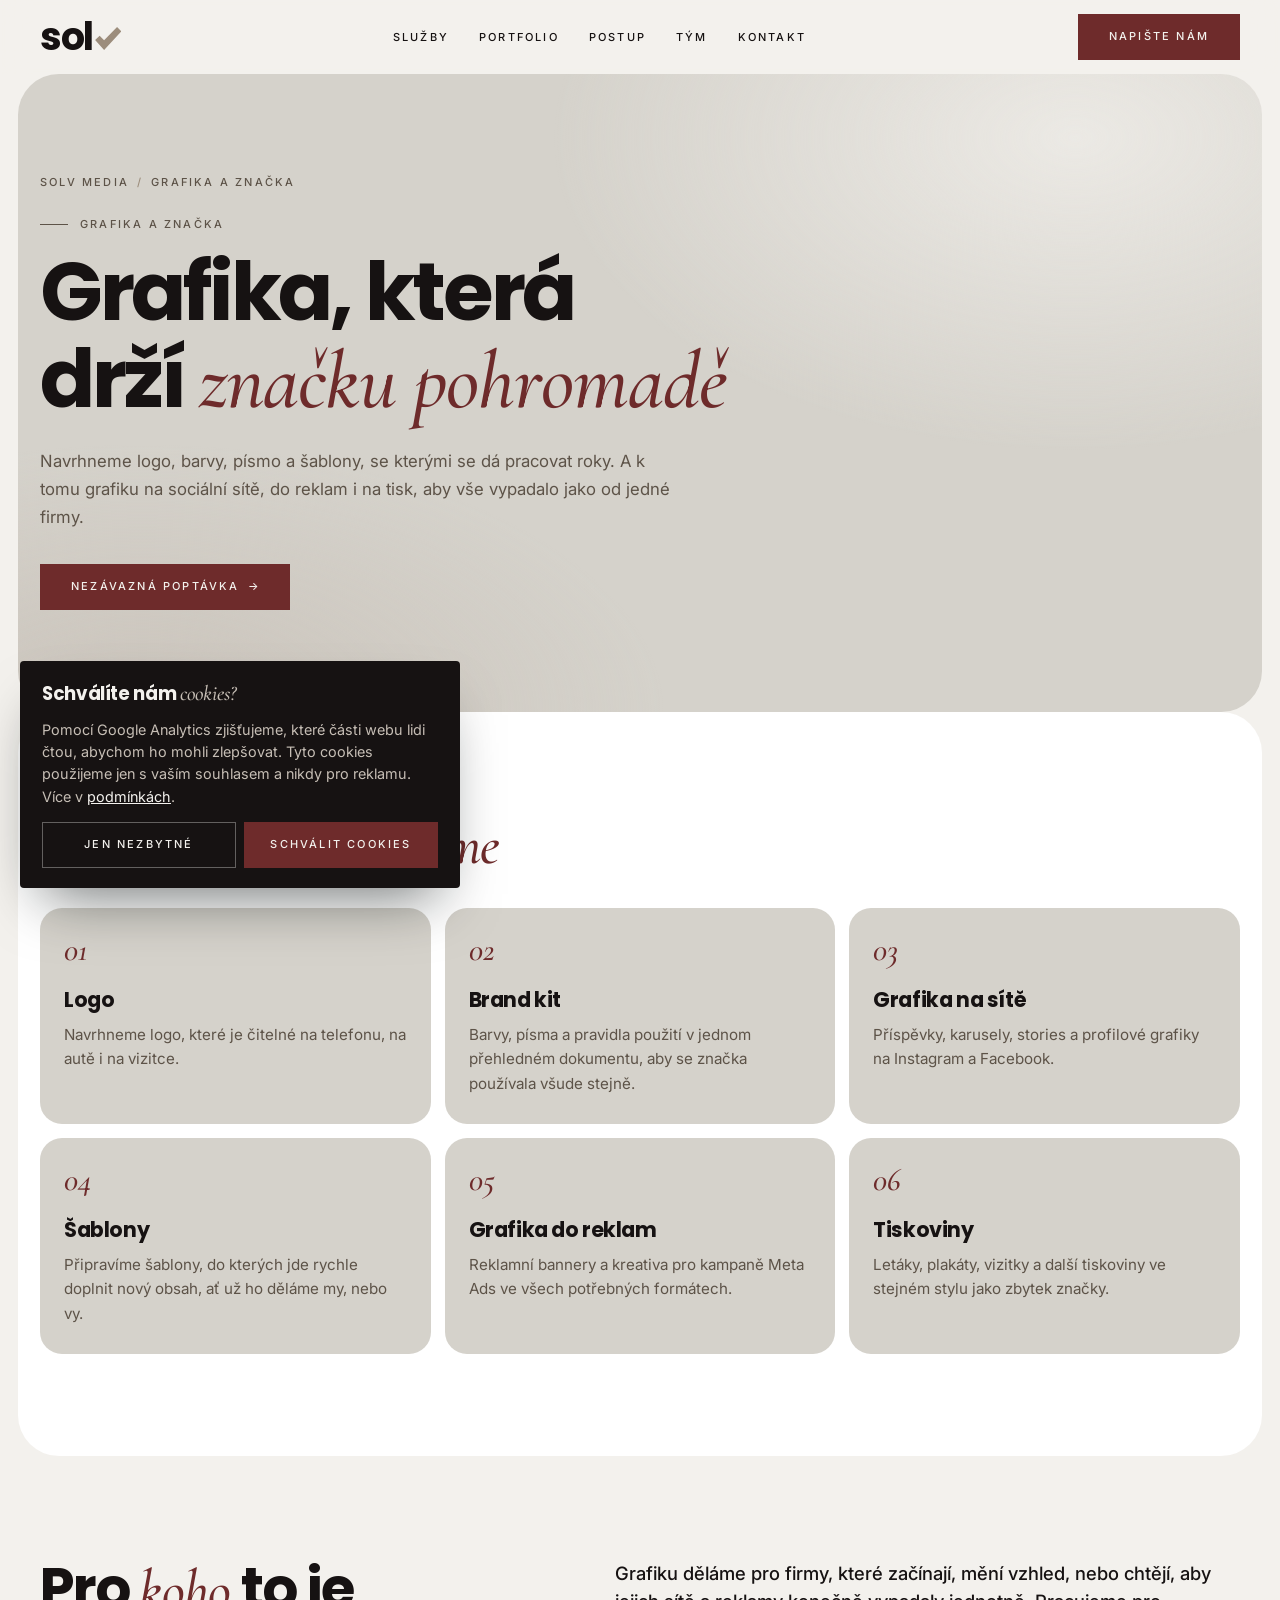
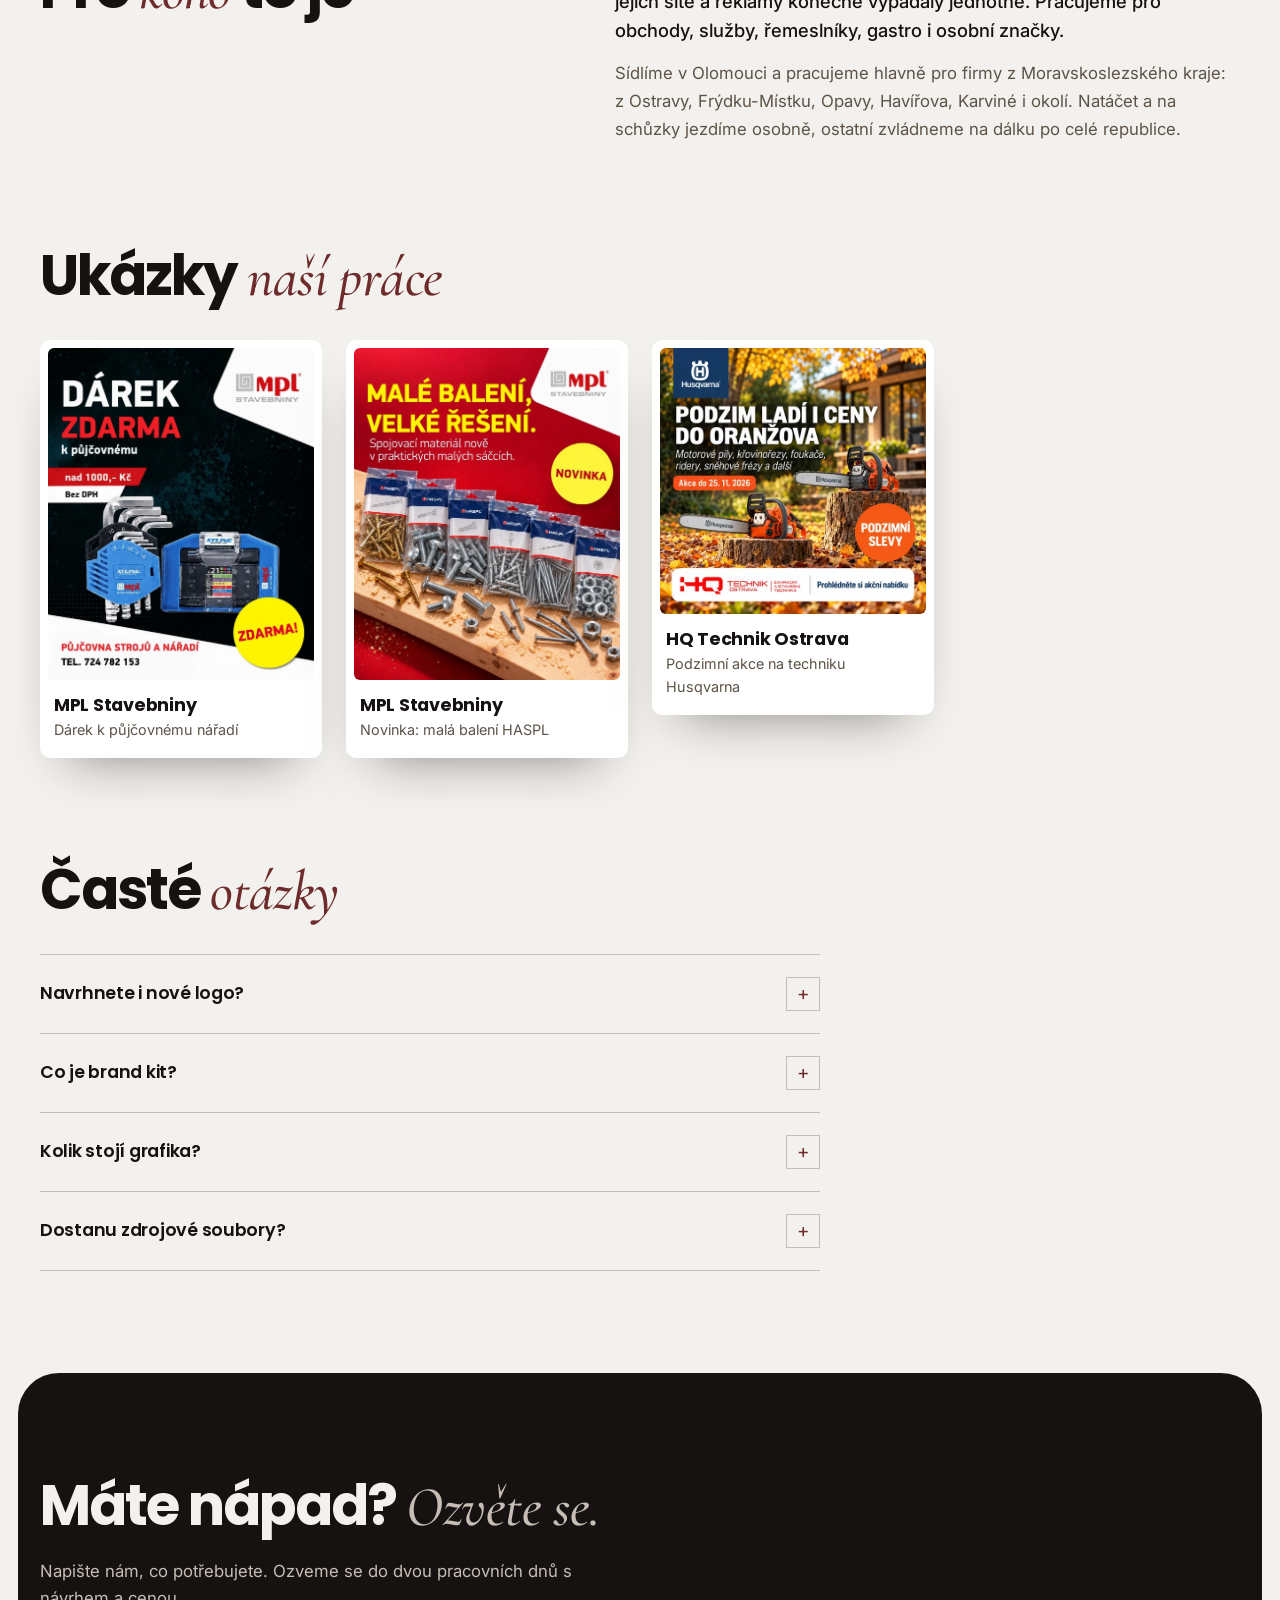
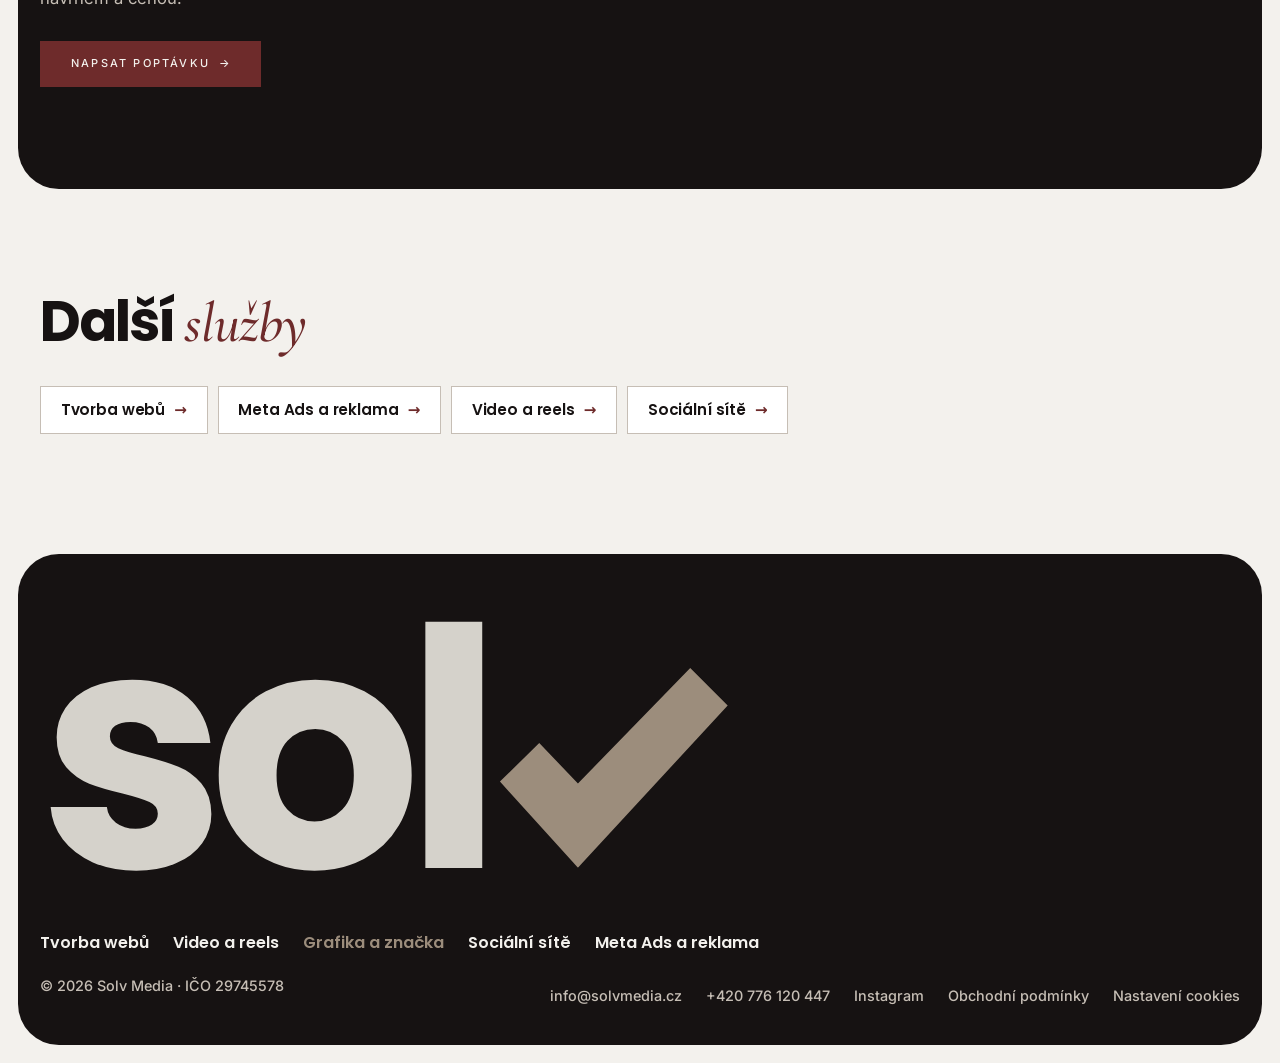
<file: grafika.html>
<!doctype html>
<html lang="cs">
<head>
<meta charset="utf-8">
<meta name="viewport" content="width=device-width, initial-scale=1, viewport-fit=cover">
<title>Grafika a logo pro firmy Olomouc a Ostrava | Solv Media</title>
<meta name="description" content="Grafický design pro firmy: logo, brand kit, grafika na sociální sítě, šablony a tiskoviny. Solv Media, Olomouc a Moravskoslezský kraj.">
<meta name="robots" content="index, follow, max-image-preview:large">
<link rel="canonical" href="https://solvmedia.cz/grafika">
<meta property="og:type" content="website">
<meta property="og:locale" content="cs_CZ">
<meta property="og:site_name" content="Solv Media">
<meta property="og:title" content="Grafika a logo pro firmy Olomouc a Ostrava | Solv Media">
<meta property="og:description" content="Grafický design pro firmy: logo, brand kit, grafika na sociální sítě, šablony a tiskoviny. Solv Media, Olomouc a Moravskoslezský kraj.">
<meta property="og:url" content="https://solvmedia.cz/grafika">
<meta property="og:image" content="https://solvmedia.cz/img/og-image.jpg">
<meta property="og:image:width" content="1200">
<meta property="og:image:height" content="630">
<meta name="twitter:card" content="summary_large_image">
<script type="application/ld+json">{"@context": "https://schema.org", "@graph": [{"@type": "WebPage", "@id": "https://solvmedia.cz/grafika#webpage", "url": "https://solvmedia.cz/grafika", "name": "Grafika a logo pro firmy Olomouc a Ostrava | Solv Media", "description": "Grafický design pro firmy: logo, brand kit, grafika na sociální sítě, šablony a tiskoviny. Solv Media, Olomouc a Moravskoslezský kraj.", "inLanguage": "cs", "isPartOf": {"@id": "https://solvmedia.cz/#web"}, "about": {"@id": "https://solvmedia.cz/grafika#service"}, "breadcrumb": {"@id": "https://solvmedia.cz/grafika#breadcrumb"}}, {"@type": "Service", "@id": "https://solvmedia.cz/grafika#service", "name": "Grafický design a tvorba značky", "serviceType": "Grafický design", "description": "Navrhneme logo, barvy, písmo a šablony, se kterými se dá pracovat roky. A k tomu grafiku na sociální sítě, do reklam i na tisk, aby vše vypadalo jako od jedné firmy.", "url": "https://solvmedia.cz/grafika", "provider": {"@id": "https://solvmedia.cz/#org"}, "areaServed": [{"@type": "City", "name": "Olomouc"}, {"@type": "City", "name": "Ostrava"}, {"@type": "City", "name": "Frýdek-Místek"}, {"@type": "AdministrativeArea", "name": "Moravskoslezský kraj"}, {"@type": "AdministrativeArea", "name": "Olomoucký kraj"}, {"@type": "Country", "name": "Česko"}], "availableLanguage": "cs"}, {"@type": "BreadcrumbList", "@id": "https://solvmedia.cz/grafika#breadcrumb", "itemListElement": [{"@type": "ListItem", "position": 1, "name": "Solv Media", "item": "https://solvmedia.cz/"}, {"@type": "ListItem", "position": 2, "name": "Grafika a značka", "item": "https://solvmedia.cz/grafika"}]}, {"@type": "FAQPage", "@id": "https://solvmedia.cz/grafika#faq", "mainEntity": [{"@type": "Question", "name": "Navrhnete i nové logo?", "acceptedAnswer": {"@type": "Answer", "text": "Ano. Logo navrhujeme od začátku, nebo upravíme to stávající, aby lépe fungovalo na sítích i v tisku."}}, {"@type": "Question", "name": "Co je brand kit?", "acceptedAnswer": {"@type": "Answer", "text": "Je to přehled vaší značky: logo, barvy, písma a pravidla, jak je používat. Díky němu vypadá všechno, co vydáte, jednotně."}}, {"@type": "Question", "name": "Kolik stojí grafika?", "acceptedAnswer": {"@type": "Answer", "text": "Záleží na rozsahu. Jednorázovou zakázku naceníme předem, pravidelnou grafiku na sítě se dá spojit s měsíční správou."}}, {"@type": "Question", "name": "Dostanu zdrojové soubory?", "acceptedAnswer": {"@type": "Answer", "text": "Ano. Po dokončení a zaplacení dostanete soubory ve formátech pro web, sítě i tisk."}}]}]}</script>
<meta name="theme-color" content="#F3F1ED">
<script src="/cookies.js"></script>
<link rel="icon" href="/favicon.svg" type="image/svg+xml">
<link rel="icon" href="/img/icon-192.png" type="image/png" sizes="192x192">
<link rel="apple-touch-icon" href="/apple-touch-icon.png">
<link rel="preconnect" href="https://fonts.googleapis.com">
<link rel="preconnect" href="https://fonts.gstatic.com" crossorigin>
<link rel="stylesheet" href="https://fonts.googleapis.com/css2?family=Cormorant+Garamond:ital,wght@1,500;1,600&family=Inter:wght@400;500;600&family=Poppins:wght@600;700&display=swap">
<style>
/* Podstránky: stejný vzhled jako úvodní stránka (paleta a písma 11/2026) */
:root {
  --noir: #161212;
  --taupe: #9C8D7C;
  --stone: #C6BEB5;
  --mist: #D5D2CB;
  --paper: #F3F1ED;
  --white: #FFFFFF;
  --wine: #6E2B2B;
  --wine-d: #561F1F;
  --muted: #5D5348;
  --font-head: 'Poppins', ui-sans-serif, system-ui, sans-serif;
  --font-serif: 'Cormorant Garamond', Georgia, serif;
  --font-body: 'Inter', system-ui, sans-serif;
  --gl: max(20px, env(safe-area-inset-left, 0px));
  --gr: max(20px, env(safe-area-inset-right, 0px));
  --inset: clamp(8px, 1.4vw, 18px);
  --r: clamp(26px, 3.2vw, 44px);
  color-scheme: light;
}
* { box-sizing: border-box; }
html { -webkit-text-size-adjust: 100%; text-size-adjust: 100%; scroll-padding-top: 90px; }
body { margin: 0; background: var(--paper); color: var(--noir); font: 400 15px/1.65 var(--font-body); -webkit-font-smoothing: antialiased; }
body::before { content: ""; position: fixed; inset: 0 0 auto; height: env(safe-area-inset-top, 0px); z-index: 10; background: var(--paper); }
img, video { max-width: 100%; }
a { color: inherit; }
:focus-visible { outline: 2px solid var(--noir); outline-offset: 3px; }
h1, h2, h3 { margin: 0; font-family: var(--font-head); font-weight: 700; text-wrap: balance; }
.wrap { max-width: 1240px; margin-inline: auto; padding-left: var(--gl); padding-right: var(--gr); }
.accent { font-family: var(--font-serif); font-style: italic; font-weight: 500; color: var(--wine); letter-spacing: -0.01em; }

/* Logo */
.logo { font: 700 1.8rem/1 var(--font-head); letter-spacing: -0.035em; color: var(--noir); text-decoration: none; display: inline-flex; align-items: baseline; white-space: nowrap; }
.logo svg { width: 0.69em; height: 0.6em; margin-left: 0.04em; fill: var(--taupe); flex: none; }

/* Tlačítka */
.pill { display: inline-flex; align-items: center; justify-content: center; gap: 0.8em; min-height: 46px; padding: 13px 30px; background: var(--wine); border: 1px solid var(--wine); color: var(--paper); font: 500 11px/1.2 var(--font-body); letter-spacing: .2em; text-transform: uppercase; text-decoration: none; cursor: pointer; transition: background-color .2s ease; }
.pill:hover { background: var(--wine-d); border-color: var(--wine-d); }
.pill span { color: var(--paper); letter-spacing: 0; }

/* Hlavička jako na úvodní stránce */
header.site { position: sticky; top: env(safe-area-inset-top, 0px); z-index: 5; background: color-mix(in srgb, var(--paper) 90%, transparent); backdrop-filter: blur(14px); -webkit-backdrop-filter: blur(14px); }
header.site .wrap { display: flex; align-items: center; justify-content: space-between; gap: 24px; padding-block: 14px; }
header.site .logo { font-size: 2.4rem; }
header nav { display: flex; gap: 30px; font: 500 11px/1 var(--font-body); letter-spacing: .2em; text-transform: uppercase; }
header nav a { text-decoration: none; color: var(--noir); }
header nav a:hover { color: var(--wine); }
.head-actions { display: flex; align-items: center; gap: 10px; }
.menu-btn { display: none; align-items: center; gap: 0.6em; min-height: 44px; padding: 0.72em 1.05em; color: var(--noir); background: transparent; border: 1px solid var(--stone); font: 500 11px/1 var(--font-body); letter-spacing: .2em; text-transform: uppercase; cursor: pointer; }
.menu-btn i { position: relative; display: block; width: 16px; height: 11px; border-block: 2px solid currentColor; }
.menu-btn i::after { content: ""; position: absolute; left: 0; right: 0; top: 50%; height: 2px; margin-top: -1px; background: currentColor; }
header.site.open .menu-btn i { border-color: transparent; }
header.site.open .menu-btn i::after { transform: rotate(45deg); }
header.site.open .menu-btn i::before { content: ""; position: absolute; left: 0; right: 0; top: 50%; height: 2px; margin-top: -1px; background: currentColor; transform: rotate(-45deg); }
@media (max-width: 820px) {
  header.site .logo { font-size: 2.15rem; }
  .menu-btn { display: inline-flex; }
  .head-actions .pill { display: none; }
  header nav { display: none; position: absolute; left: 0; right: 0; top: 100%; flex-direction: column; gap: 0; padding: 4px var(--gr) 24px var(--gl); background: var(--paper); border-bottom: 1px solid var(--stone); }
  header.site.open nav { display: flex; }
  header nav a { padding: 16px 0; font: 600 1.5rem/1.2 var(--font-head); letter-spacing: 0; text-transform: none; border-bottom: 1px solid var(--stone); }
  header nav a:last-child { border-bottom: 0; }
}

/* Úvod podstránky */
.intro { margin-inline: var(--inset); border-radius: var(--r); background: radial-gradient(60% 70% at 85% 10%, color-mix(in srgb, var(--paper) 75%, transparent), transparent 70%), radial-gradient(60% 60% at 10% 100%, color-mix(in srgb, var(--stone) 70%, transparent), transparent 70%), var(--mist); }
.intro .wrap { padding-block: clamp(56px, 8vw, 112px); }
.crumbs { display: flex; flex-wrap: wrap; gap: 8px; margin: 0 0 28px; padding: 0; list-style: none; font: 500 11px/1.2 var(--font-body); letter-spacing: .2em; text-transform: uppercase; color: var(--muted); }
.crumbs li + li::before { content: "/"; margin-right: 8px; color: var(--taupe); }
.crumbs a { text-decoration: none; }
.crumbs a:hover { color: var(--wine); }
.eyebrow { display: flex; align-items: center; gap: 12px; margin-bottom: 18px; font: 500 11px/1.2 var(--font-body); letter-spacing: .2em; text-transform: uppercase; color: var(--muted); }
.eyebrow::before { content: ""; width: 28px; height: 1px; background: currentColor; }
h1 { font-size: clamp(2.6rem, 6.4vw, 5.4rem); line-height: 1.06; letter-spacing: -0.04em; margin: 0 0 24px; max-width: 15em; }
.intro .lead, .intro p { margin: 0 0 32px; max-width: 38em; color: var(--muted); font-size: 1.05rem; }

/* Bloky */
.block { padding-block: clamp(56px, 8vw, 104px); }
.block + .block { padding-top: 0; }
.panel { margin-inline: var(--inset); border-radius: var(--r); }
.panel.white { background: var(--white); }
.panel + .block { padding-top: clamp(56px, 8vw, 104px); }
h2 { font-size: clamp(2.1rem, 4.4vw, 3.6rem); line-height: 1.08; letter-spacing: -0.035em; margin: 0 0 32px; }
h3 { font-size: 1.3rem; line-height: 1.2; letter-spacing: -0.02em; margin: 0 0 10px; }

/* Co pro vás uděláme: karty v mlze */
.grid { display: grid; grid-template-columns: repeat(3, minmax(0, 1fr)); gap: 14px; list-style: none; margin: 0; padding: 0; counter-reset: item; }
.grid li { position: relative; padding: 26px 24px 28px; border-radius: 22px; background: var(--mist); counter-increment: item; }
.grid li::before { content: counter(item, decimal-leading-zero); display: block; margin-bottom: 22px; font: italic 500 2rem/1 var(--font-serif); color: var(--wine); }
.grid li p { margin: 0; color: var(--muted); font-size: 0.95rem; line-height: 1.6; }

/* Pro koho: nadpis vlevo, text vpravo */
.split { display: grid; grid-template-columns: minmax(0, 0.9fr) minmax(0, 1.1fr); gap: 16px 64px; align-items: start; }
.split h2 { margin: 0; }
.split .txt { display: grid; gap: 16px; }
.who { max-width: 40em; color: var(--muted); font-size: 1.05rem; margin: 0 !important; }
.who:first-child { color: var(--noir); font-size: 1.15rem; font-weight: 500; line-height: 1.55; }

/* Ukázky */
.works { display: grid; grid-template-columns: repeat(auto-fill, minmax(min(100%, 260px), 1fr)); gap: 24px; align-items: start; }
.works.wide { grid-template-columns: repeat(auto-fill, minmax(min(100%, 400px), 1fr)); }
.works figure { margin: 0; padding: 8px 8px 0; background: var(--white); border-radius: 10px; box-shadow: 0 26px 50px -30px color-mix(in srgb, var(--noir) 55%, transparent); }
.works img, .works video { display: block; width: 100%; height: auto; border-radius: 6px; background: var(--mist); }
.works.reels { grid-template-columns: repeat(auto-fill, minmax(min(100%, 230px), 1fr)); }
.works.reels figure { max-width: 320px; padding: 6px 6px 0; background: var(--noir); border-radius: 26px; color: var(--paper); }
.works.reels video { aspect-ratio: 9 / 16; object-fit: cover; border-radius: 21px; background: #2a2424; }
.works.reels figcaption { color: var(--stone); padding-inline: 12px; }
.works.reels figcaption b { color: var(--paper); }
.works figcaption { padding: 14px 6px 16px; display: grid; gap: 2px; font-size: 0.9rem; color: var(--muted); }
.works figcaption b { color: var(--noir); font: 700 1.1rem/1.25 var(--font-head); letter-spacing: -0.015em; }
.works figcaption a { text-decoration: none; }
.works figcaption a:hover { color: var(--wine); }

/* Časté otázky */
.faq { max-width: 52em; border-top: 1px solid var(--stone); }
.faq details { border-bottom: 1px solid var(--stone); }
.faq summary { cursor: pointer; padding: 22px 0; font: 600 1.1rem/1.35 var(--font-head); letter-spacing: -0.015em; list-style: none; display: flex; justify-content: space-between; align-items: center; gap: 16px; }
.faq summary::-webkit-details-marker { display: none; }
.faq summary::after { content: "+"; flex: none; display: grid; place-items: center; width: 32px; height: 32px; border: 1px solid var(--stone); color: var(--wine); font: 400 1.2rem/1 var(--font-body); transition: transform .2s ease; }
.faq details[open] summary::after { transform: rotate(45deg); }
.faq summary:hover { color: var(--wine); }
.faq details p { margin: -6px 0 22px; max-width: 44em; color: var(--muted); }

/* Výzva: tmavý panel */
.cta { margin-inline: var(--inset); border-radius: var(--r); background: var(--noir); color: var(--paper); }
.cta .wrap { padding-block: clamp(56px, 8vw, 104px); display: grid; gap: 20px; justify-items: start; }
.cta h2 { margin: 0; color: var(--paper); }
.cta h2 .accent { color: var(--stone); }
.cta p { margin: 0 0 8px; color: var(--stone); max-width: 36em; font-size: 1.05rem; }
.cta :focus-visible { outline-color: var(--paper); }

/* Další služby */
.others { display: flex; flex-wrap: wrap; gap: 10px; list-style: none; margin: 0; padding: 0; }
.others a { display: inline-flex; align-items: center; gap: 0.6em; min-height: 48px; padding: 0 1.3em; background: var(--white); border: 1px solid var(--stone); text-decoration: none; font: 600 0.95rem/1 var(--font-head); letter-spacing: -0.01em; transition: border-color .2s ease, color .2s ease; }
.others a::after { content: "→"; color: var(--wine); }
.others a:hover { border-color: var(--wine); color: var(--wine); }

/* Patička jako na úvodní stránce */
footer { color: var(--paper); background: var(--noir); margin: var(--inset); border-radius: var(--r); overflow: hidden; }
footer .wrap { padding-block: 40px 28px; display: grid; gap: 12px; }
footer .logo { color: var(--mist); }
footer .logo svg { fill: var(--taupe); }
footer .big { font-size: clamp(5rem, 26vw, 21rem); letter-spacing: -0.05em; line-height: 0.95; }
footer .services-nav { display: flex; flex-wrap: wrap; gap: 0 24px; font: 600 1rem/1.4 var(--font-head); }
footer .services-nav a { display: inline-block; padding-block: 10px; text-decoration: none; color: var(--paper); }
footer .row { display: flex; flex-wrap: wrap; justify-content: space-between; gap: 12px 24px; font: 500 0.9rem/1.4 var(--font-body); color: var(--stone); }
footer .links { display: flex; flex-wrap: wrap; gap: 8px 24px; }
footer .links a { display: inline-block; padding-block: 10px; text-decoration: none; }
footer .services-nav a:hover, footer .links a:hover { color: var(--stone); }
footer .services-nav a[aria-current] { color: var(--taupe); }
footer :focus-visible { outline-color: var(--paper); }

/* Spodní lišta s rychlým kontaktem na mobilu */
.mobile-cta { display: none; }
@media (max-width: 820px) {
  body { padding-bottom: calc(76px + env(safe-area-inset-bottom, 0px)); }
  .mobile-cta { display: flex; gap: 8px; position: fixed; z-index: 6; left: 10px; right: 10px; bottom: calc(10px + env(safe-area-inset-bottom, 0px)); padding: 7px; background: color-mix(in srgb, var(--noir) 94%, transparent); backdrop-filter: blur(10px); -webkit-backdrop-filter: blur(10px); box-shadow: 0 16px 40px -14px rgba(7, 13, 13, 0.55); }
  .mobile-cta a { flex: 1; display: inline-flex; align-items: center; justify-content: center; gap: 8px; min-height: 46px; font: 500 11px/1 var(--font-body); letter-spacing: .2em; text-transform: uppercase; text-decoration: none; color: var(--paper); }
  .mobile-cta a.go { background: var(--wine); }
  .mobile-cta svg { width: 16px; height: 16px; fill: none; stroke: currentColor; stroke-width: 2; stroke-linecap: round; stroke-linejoin: round; }
}

@media (max-width: 900px) { .grid { grid-template-columns: repeat(2, minmax(0, 1fr)); } .split { grid-template-columns: 1fr; } }
@media (max-width: 600px) { .grid { grid-template-columns: 1fr; } .grid li::before { margin-bottom: 14px; } }
@media (prefers-reduced-motion: reduce) { * { transition: none !important; } }
</style>
</head>
<body>
<svg width="0" height="0" style="position:absolute" aria-hidden="true">
  <symbol id="tick" viewBox="755 98 365 320"><polygon points="755,280 818,218 880,283 1060,98 1120,158 880,418"/></symbol>
</svg>

<header class="site">
  <div class="wrap">
    <a class="logo" href="/" aria-label="solv, Solv Media – hlavní stránka">sol<svg aria-hidden="true"><use href="#tick"/></svg></a>
    <nav aria-label="Hlavní" id="nav">
      <a href="/#sluzby">Služby</a>
      <a href="/#portfolio">Portfolio</a>
      <a href="/#postup">Postup</a>
      <a href="/#tym">Tým</a>
      <a href="/#kontakt">Kontakt</a>
    </nav>
    <div class="head-actions">
      <a class="pill" href="/#kontakt">Napište nám</a>
      <button class="menu-btn" type="button" id="menu-btn" aria-expanded="false" aria-controls="nav"><i aria-hidden="true"></i><span>Menu</span></button>
    </div>
  </div>
</header>

<main>
  <div class="intro">
    <div class="wrap">
      <ol class="crumbs" aria-label="Drobečková navigace"><li><a href="/">Solv Media</a></li><li>Grafika a značka</li></ol>
      <span class="eyebrow">Grafika a značka</span>
      <h1>Grafika, která drží <span class="accent">značku pohromadě</span></h1>
      <p class="lead">Navrhneme logo, barvy, písmo a šablony, se kterými se dá pracovat roky. A k tomu grafiku na sociální sítě, do reklam i na tisk, aby vše vypadalo jako od jedné firmy.</p>
      <a class="pill" href="/#kontakt">Nezávazná poptávka <span aria-hidden="true">→</span></a>
    </div>
  </div>

  <section class="panel white block" aria-labelledby="co-h"><div class="wrap">
    <h2 id="co-h">Co pro vás <span class="accent">uděláme</span></h2>
    <ul class="grid">
        <li><h3>Logo</h3><p>Navrhneme logo, které je čitelné na telefonu, na autě i na vizitce.</p></li>
        <li><h3>Brand kit</h3><p>Barvy, písma a pravidla použití v jednom přehledném dokumentu, aby se značka používala všude stejně.</p></li>
        <li><h3>Grafika na sítě</h3><p>Příspěvky, karusely, stories a profilové grafiky na Instagram a Facebook.</p></li>
        <li><h3>Šablony</h3><p>Připravíme šablony, do kterých jde rychle doplnit nový obsah, ať už ho děláme my, nebo vy.</p></li>
        <li><h3>Grafika do reklam</h3><p>Reklamní bannery a kreativa pro kampaně Meta Ads ve všech potřebných formátech.</p></li>
        <li><h3>Tiskoviny</h3><p>Letáky, plakáty, vizitky a další tiskoviny ve stejném stylu jako zbytek značky.</p></li>
    </ul>
  </div></section>

  <section class="wrap block split" aria-labelledby="pro-h">
    <h2 id="pro-h">Pro <span class="accent">koho</span> to je</h2>
    <div class="txt"><p class="who">Grafiku děláme pro firmy, které začínají, mění vzhled, nebo chtějí, aby jejich sítě a reklamy konečně vypadaly jednotně. Pracujeme pro obchody, služby, řemeslníky, gastro i osobní značky.</p>
    <p class="who">Sídlíme v Olomouci a pracujeme hlavně pro firmy z Moravskoslezského kraje: z Ostravy, Frýdku-Místku, Opavy, Havířova, Karviné i okolí. Natáčet a na schůzky jezdíme osobně, ostatní zvládneme na dálku po celé republice.</p></div>
  </section>

  <section class="wrap block" aria-labelledby="ukazky-h">
    <h2 id="ukazky-h">Ukázky <span class="accent">naší práce</span></h2>
    <div class="works">
        <figure><picture><source type="image/webp" srcset="/img/mpl-darek-540.webp 540w, /img/mpl-darek-1080.webp 1080w" sizes="(max-width: 900px) 100vw, 600px"><img src="/img/mpl-darek-1080.jpg" srcset="/img/mpl-darek-540.jpg 540w, /img/mpl-darek-1080.jpg 1080w" sizes="(max-width: 900px) 100vw, 600px" alt="Příspěvek pro MPL Stavebniny: dárek zdarma k půjčovnému nad 1 000 Kč" width="1080" height="1350" loading="lazy" decoding="async"></picture><figcaption><b>MPL Stavebniny</b><span>Dárek k půjčovnému nářadí</span></figcaption></figure>
        <figure><picture><source type="image/webp" srcset="/img/mpl-haspl-540.webp 540w, /img/mpl-haspl-1080.webp 1080w" sizes="(max-width: 900px) 100vw, 600px"><img src="/img/mpl-haspl-1080.jpg" srcset="/img/mpl-haspl-540.jpg 540w, /img/mpl-haspl-1080.jpg 1080w" sizes="(max-width: 900px) 100vw, 600px" alt="Příspěvek pro MPL Stavebniny: malé balení spojovacího materiálu HASPL" width="1080" height="1350" loading="lazy" decoding="async"></picture><figcaption><b>MPL Stavebniny</b><span>Novinka: malá balení HASPL</span></figcaption></figure>
        <figure><picture><source type="image/webp" srcset="/img/hq-husqvarna-pily-600.webp 600w, /img/hq-husqvarna-pily-1200.webp 1200w" sizes="(max-width: 900px) 100vw, 600px"><img src="/img/hq-husqvarna-pily-1200.jpg" srcset="/img/hq-husqvarna-pily-600.jpg 600w, /img/hq-husqvarna-pily-1200.jpg 1200w" sizes="(max-width: 900px) 100vw, 600px" alt="Příspěvek pro HQ Technik Ostrava: podzimní slevy na motorové pily Husqvarna" width="1200" height="1200" loading="lazy" decoding="async"></picture><figcaption><b>HQ Technik Ostrava</b><span>Podzimní akce na techniku Husqvarna</span></figcaption></figure>
    </div>
  </section>

  <section class="wrap block" aria-labelledby="faq-h">
    <h2 id="faq-h">Časté <span class="accent">otázky</span></h2>
    <div class="faq">
        <details><summary>Navrhnete i nové logo?</summary><p>Ano. Logo navrhujeme od začátku, nebo upravíme to stávající, aby lépe fungovalo na sítích i v tisku.</p></details>
        <details><summary>Co je brand kit?</summary><p>Je to přehled vaší značky: logo, barvy, písma a pravidla, jak je používat. Díky němu vypadá všechno, co vydáte, jednotně.</p></details>
        <details><summary>Kolik stojí grafika?</summary><p>Záleží na rozsahu. Jednorázovou zakázku naceníme předem, pravidelnou grafiku na sítě se dá spojit s měsíční správou.</p></details>
        <details><summary>Dostanu zdrojové soubory?</summary><p>Ano. Po dokončení a zaplacení dostanete soubory ve formátech pro web, sítě i tisk.</p></details>
    </div>
  </section>

  <section class="cta" aria-labelledby="cta-h">
    <div class="wrap">
      <h2 id="cta-h">Máte nápad? <span class="accent">Ozvěte se.</span></h2>
      <p>Napište nám, co potřebujete. Ozveme se do dvou pracovních dnů s návrhem a cenou.</p>
      <a class="pill" href="/#kontakt">Napsat poptávku <span aria-hidden="true">→</span></a>
    </div>
  </section>

  <section class="wrap block" aria-labelledby="dalsi-h">
    <h2 id="dalsi-h">Další <span class="accent">služby</span></h2>
    <ul class="others"><li><a href="/tvorba-webu">Tvorba webů</a></li><li><a href="/meta-ads">Meta Ads a reklama</a></li><li><a href="/video">Video a reels</a></li><li><a href="/socialni-site">Sociální sítě</a></li></ul>
  </section>
</main>

<footer>
  <div class="wrap">
    <a class="logo big" href="/" aria-label="solv, Solv Media – hlavní stránka">sol<svg aria-hidden="true"><use href="#tick"/></svg></a>
    <nav class="services-nav" aria-label="Služby"><a href="/tvorba-webu">Tvorba webů</a><a href="/video">Video a reels</a><a href="/grafika" aria-current="page">Grafika a značka</a><a href="/socialni-site">Sociální sítě</a><a href="/meta-ads">Meta Ads a reklama</a></nav>
    <div class="row"><span>© 2026 Solv Media · IČO 29745578</span><span class="links"><a href="mailto:info@solvmedia.cz">info@solvmedia.cz</a><a href="tel:+420776120447">+420 776 120 447</a><a href="https://instagram.com/solv.media/" target="_blank" rel="noopener">Instagram</a><a href="/obchodni-podminky">Obchodní podmínky</a><a href="#" data-cookies>Nastavení cookies</a></span></div>
  </div>
</footer>

<nav class="mobile-cta" aria-label="Rychlý kontakt">
  <a href="tel:+420776120447"><svg viewBox="0 0 24 24" aria-hidden="true"><path d="M5 4h4l2 5-2.5 1.5a11 11 0 0 0 5 5L15 13l5 2v4a2 2 0 0 1-2 2A16 16 0 0 1 3 6a2 2 0 0 1 2-2"/></svg>Zavolat</a>
  <a class="go" href="/#kontakt">Poptávka <span aria-hidden="true">→</span></a>
</nav>

<script>
(function () {
  var header = document.querySelector('header.site'), btn = document.getElementById('menu-btn');
  if (!header || !btn) return;
  function setMenu(open) { header.classList.toggle('open', open); btn.setAttribute('aria-expanded', open ? 'true' : 'false'); btn.lastChild.textContent = open ? 'Zavřít' : 'Menu'; }
  btn.addEventListener('click', function () { setMenu(!header.classList.contains('open')); });
  document.querySelectorAll('#nav a').forEach(function (a) { a.addEventListener('click', function () { setMenu(false); }); });
  document.addEventListener('keydown', function (e) { if (e.key === 'Escape' && header.classList.contains('open')) { setMenu(false); btn.focus(); } });
})();
</script>
</body>
</html>
</file>
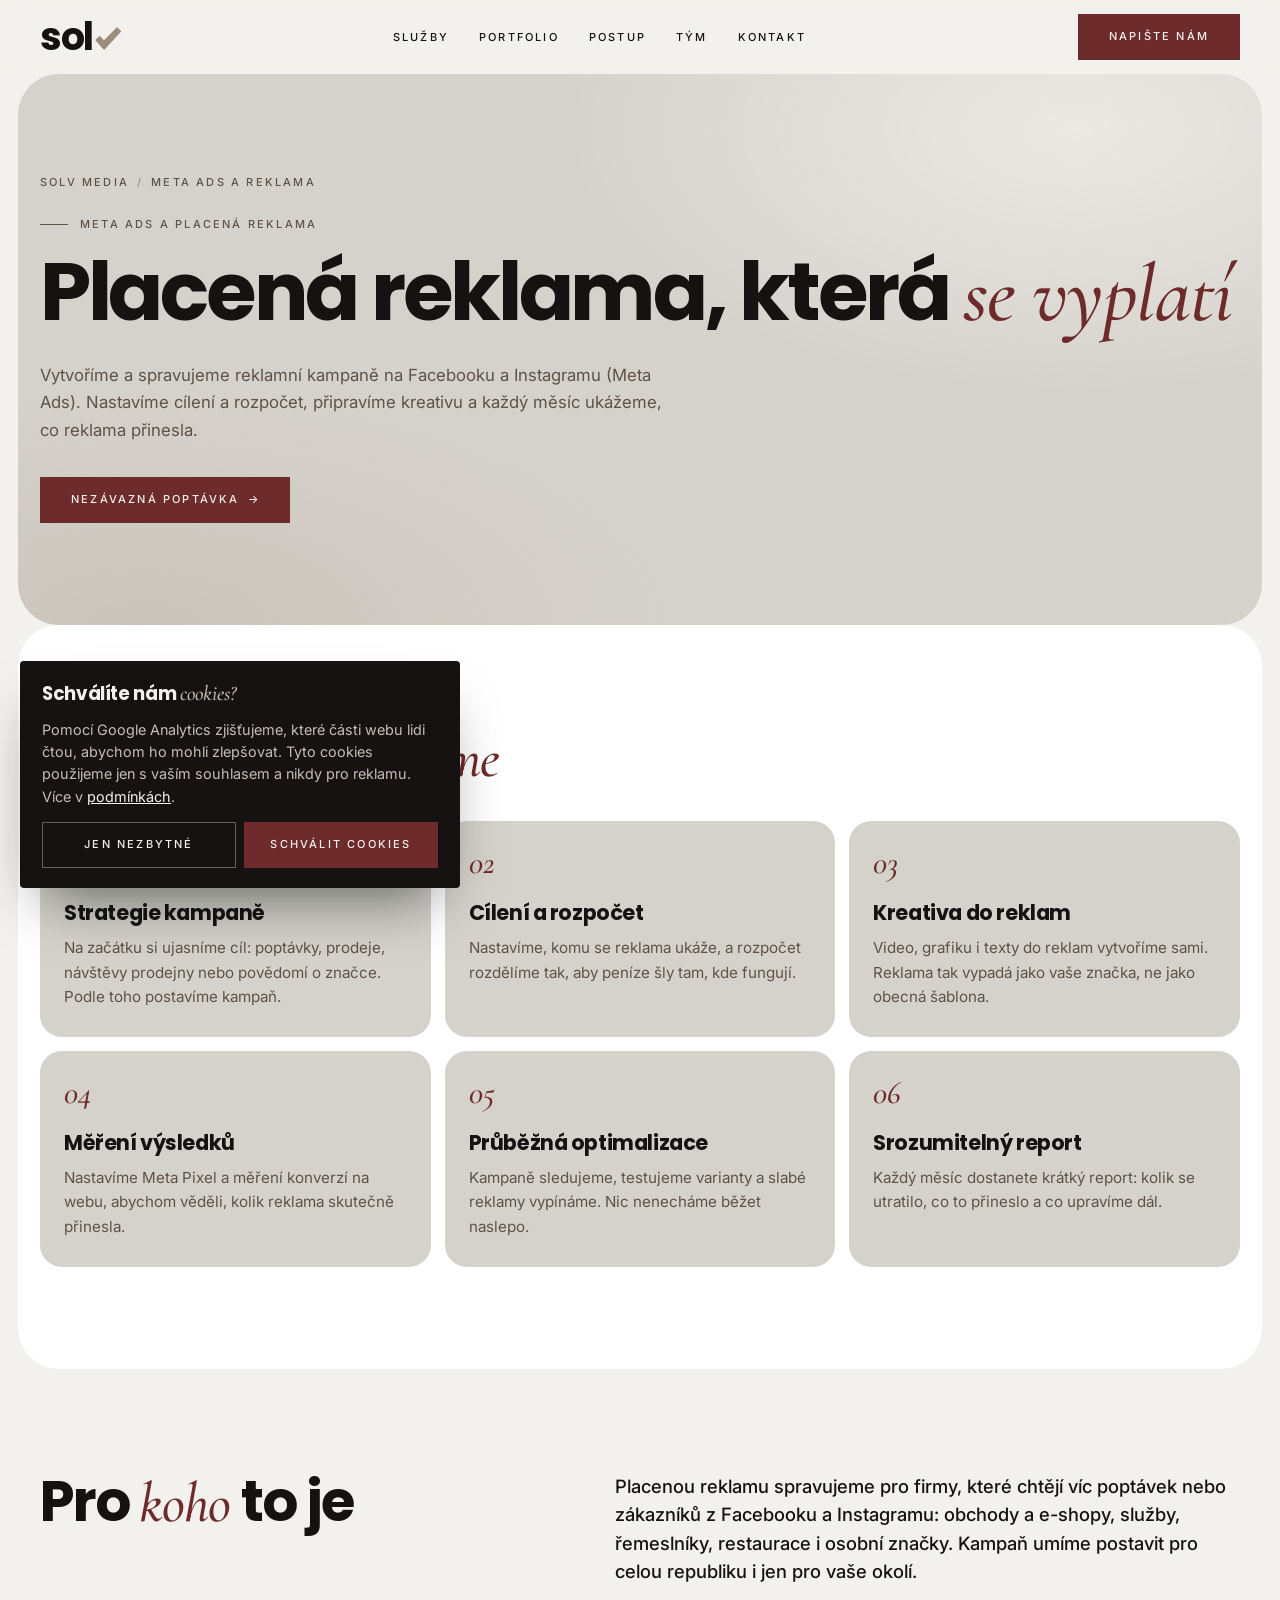
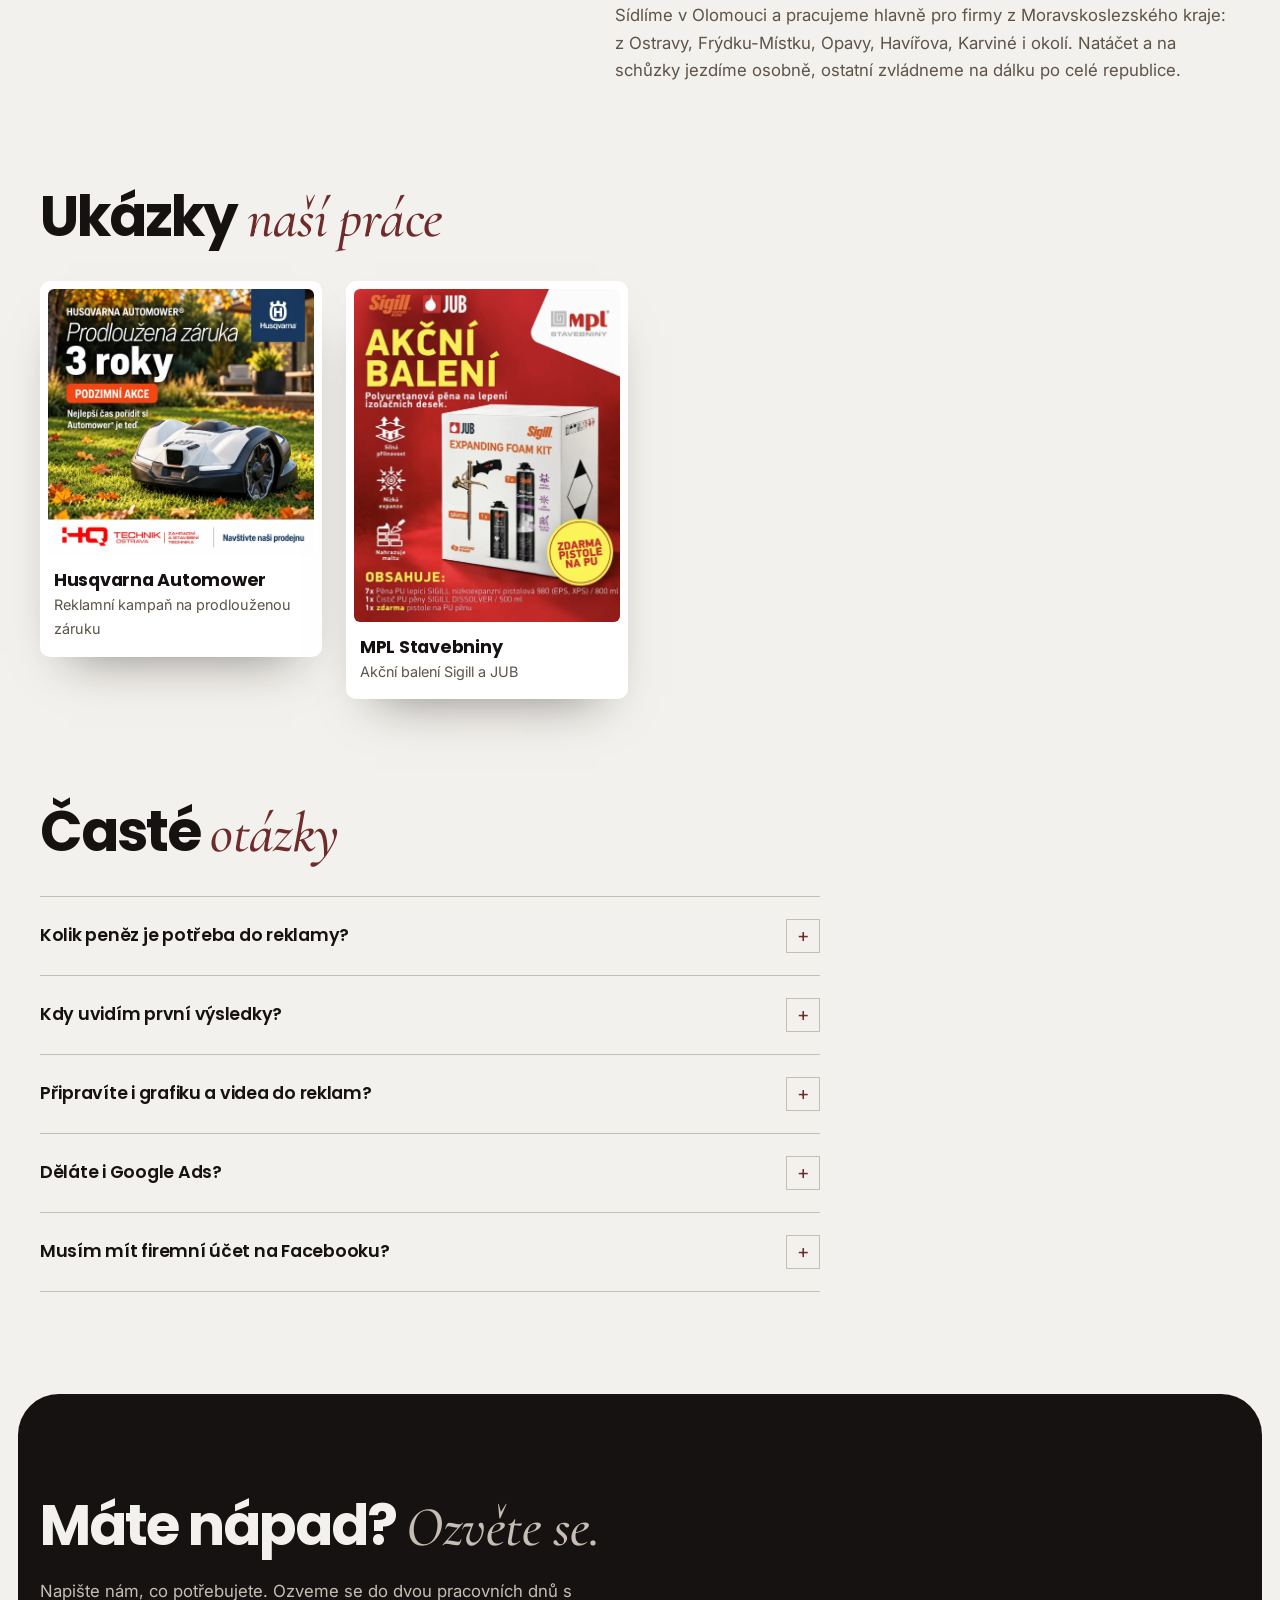
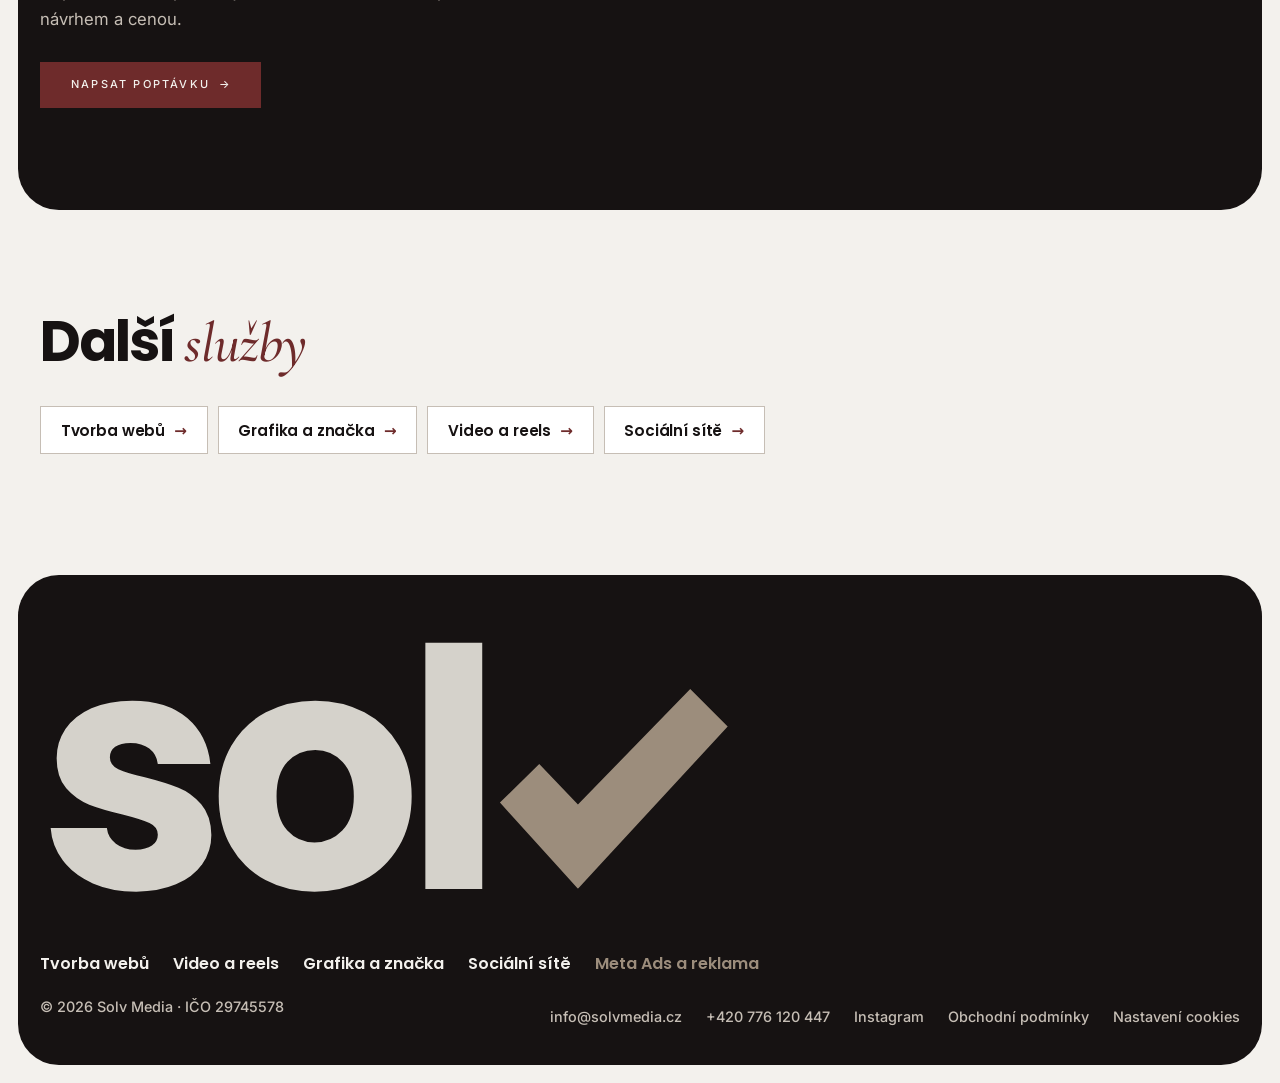
<file: meta-ads.html>
<!doctype html>
<html lang="cs">
<head>
<meta charset="utf-8">
<meta name="viewport" content="width=device-width, initial-scale=1, viewport-fit=cover">
<title>Meta Ads a placená reklama Olomouc, Ostrava | Solv Media</title>
<meta name="description" content="Tvorba a správa reklamních kampaní Meta Ads na Facebooku a Instagramu. Cílení, rozpočet, kreativa do reklam a měsíční report. Solv Media, Olomouc a Ostrava.">
<meta name="robots" content="index, follow, max-image-preview:large">
<link rel="canonical" href="https://solvmedia.cz/meta-ads">
<meta property="og:type" content="website">
<meta property="og:locale" content="cs_CZ">
<meta property="og:site_name" content="Solv Media">
<meta property="og:title" content="Meta Ads a placená reklama Olomouc, Ostrava | Solv Media">
<meta property="og:description" content="Tvorba a správa reklamních kampaní Meta Ads na Facebooku a Instagramu. Cílení, rozpočet, kreativa do reklam a měsíční report. Solv Media, Olomouc a Ostrava.">
<meta property="og:url" content="https://solvmedia.cz/meta-ads">
<meta property="og:image" content="https://solvmedia.cz/img/og-image.jpg">
<meta property="og:image:width" content="1200">
<meta property="og:image:height" content="630">
<meta name="twitter:card" content="summary_large_image">
<script type="application/ld+json">{"@context": "https://schema.org", "@graph": [{"@type": "WebPage", "@id": "https://solvmedia.cz/meta-ads#webpage", "url": "https://solvmedia.cz/meta-ads", "name": "Meta Ads a placená reklama Olomouc, Ostrava | Solv Media", "description": "Tvorba a správa reklamních kampaní Meta Ads na Facebooku a Instagramu. Cílení, rozpočet, kreativa do reklam a měsíční report. Solv Media, Olomouc a Ostrava.", "inLanguage": "cs", "isPartOf": {"@id": "https://solvmedia.cz/#web"}, "about": {"@id": "https://solvmedia.cz/meta-ads#service"}, "breadcrumb": {"@id": "https://solvmedia.cz/meta-ads#breadcrumb"}}, {"@type": "Service", "@id": "https://solvmedia.cz/meta-ads#service", "name": "Správa reklamních kampaní Meta Ads", "serviceType": "Placená reklama na sociálních sítích", "description": "Vytvoříme a spravujeme reklamní kampaně na Facebooku a Instagramu (Meta Ads). Nastavíme cílení a rozpočet, připravíme kreativu a každý měsíc ukážeme, co reklama přinesla.", "url": "https://solvmedia.cz/meta-ads", "provider": {"@id": "https://solvmedia.cz/#org"}, "areaServed": [{"@type": "City", "name": "Olomouc"}, {"@type": "City", "name": "Ostrava"}, {"@type": "City", "name": "Frýdek-Místek"}, {"@type": "AdministrativeArea", "name": "Moravskoslezský kraj"}, {"@type": "AdministrativeArea", "name": "Olomoucký kraj"}, {"@type": "Country", "name": "Česko"}], "availableLanguage": "cs"}, {"@type": "BreadcrumbList", "@id": "https://solvmedia.cz/meta-ads#breadcrumb", "itemListElement": [{"@type": "ListItem", "position": 1, "name": "Solv Media", "item": "https://solvmedia.cz/"}, {"@type": "ListItem", "position": 2, "name": "Meta Ads a reklama", "item": "https://solvmedia.cz/meta-ads"}]}, {"@type": "FAQPage", "@id": "https://solvmedia.cz/meta-ads#faq", "mainEntity": [{"@type": "Question", "name": "Kolik peněz je potřeba do reklamy?", "acceptedAnswer": {"@type": "Answer", "text": "Rozpočet na reklamu určujete vy a platíte ho přímo Metě. Doporučíme částku, se kterou má kampaň smysl, a podle výsledků ji můžeme měnit."}}, {"@type": "Question", "name": "Kdy uvidím první výsledky?", "acceptedAnswer": {"@type": "Answer", "text": "První data máme obvykle během prvních dní. Kampaň se ale vyplatí ladit několik týdnů, než se ustálí cílení a nejlepší reklamy."}}, {"@type": "Question", "name": "Připravíte i grafiku a videa do reklam?", "acceptedAnswer": {"@type": "Answer", "text": "Ano. Kreativu do reklam děláme sami, včetně videí na reels a stories."}}, {"@type": "Question", "name": "Děláte i Google Ads?", "acceptedAnswer": {"@type": "Answer", "text": "Specializujeme se na reklamu Meta Ads na Facebooku a Instagramu. Pokud potřebujete i jiné kanály, rádi poradíme, co dává smysl."}}, {"@type": "Question", "name": "Musím mít firemní účet na Facebooku?", "acceptedAnswer": {"@type": "Answer", "text": "Pomůžeme vám vše založit a nastavit: firemní stránku, Business Manager, reklamní účet i Meta Pixel."}}]}]}</script>
<meta name="theme-color" content="#F3F1ED">
<script src="/cookies.js"></script>
<link rel="icon" href="/favicon.svg" type="image/svg+xml">
<link rel="icon" href="/img/icon-192.png" type="image/png" sizes="192x192">
<link rel="apple-touch-icon" href="/apple-touch-icon.png">
<link rel="preconnect" href="https://fonts.googleapis.com">
<link rel="preconnect" href="https://fonts.gstatic.com" crossorigin>
<link rel="stylesheet" href="https://fonts.googleapis.com/css2?family=Cormorant+Garamond:ital,wght@1,500;1,600&family=Inter:wght@400;500;600&family=Poppins:wght@600;700&display=swap">
<style>
/* Podstránky: stejný vzhled jako úvodní stránka (paleta a písma 11/2026) */
:root {
  --noir: #161212;
  --taupe: #9C8D7C;
  --stone: #C6BEB5;
  --mist: #D5D2CB;
  --paper: #F3F1ED;
  --white: #FFFFFF;
  --wine: #6E2B2B;
  --wine-d: #561F1F;
  --muted: #5D5348;
  --font-head: 'Poppins', ui-sans-serif, system-ui, sans-serif;
  --font-serif: 'Cormorant Garamond', Georgia, serif;
  --font-body: 'Inter', system-ui, sans-serif;
  --gl: max(20px, env(safe-area-inset-left, 0px));
  --gr: max(20px, env(safe-area-inset-right, 0px));
  --inset: clamp(8px, 1.4vw, 18px);
  --r: clamp(26px, 3.2vw, 44px);
  color-scheme: light;
}
* { box-sizing: border-box; }
html { -webkit-text-size-adjust: 100%; text-size-adjust: 100%; scroll-padding-top: 90px; }
body { margin: 0; background: var(--paper); color: var(--noir); font: 400 15px/1.65 var(--font-body); -webkit-font-smoothing: antialiased; }
body::before { content: ""; position: fixed; inset: 0 0 auto; height: env(safe-area-inset-top, 0px); z-index: 10; background: var(--paper); }
img, video { max-width: 100%; }
a { color: inherit; }
:focus-visible { outline: 2px solid var(--noir); outline-offset: 3px; }
h1, h2, h3 { margin: 0; font-family: var(--font-head); font-weight: 700; text-wrap: balance; }
.wrap { max-width: 1240px; margin-inline: auto; padding-left: var(--gl); padding-right: var(--gr); }
.accent { font-family: var(--font-serif); font-style: italic; font-weight: 500; color: var(--wine); letter-spacing: -0.01em; }

/* Logo */
.logo { font: 700 1.8rem/1 var(--font-head); letter-spacing: -0.035em; color: var(--noir); text-decoration: none; display: inline-flex; align-items: baseline; white-space: nowrap; }
.logo svg { width: 0.69em; height: 0.6em; margin-left: 0.04em; fill: var(--taupe); flex: none; }

/* Tlačítka */
.pill { display: inline-flex; align-items: center; justify-content: center; gap: 0.8em; min-height: 46px; padding: 13px 30px; background: var(--wine); border: 1px solid var(--wine); color: var(--paper); font: 500 11px/1.2 var(--font-body); letter-spacing: .2em; text-transform: uppercase; text-decoration: none; cursor: pointer; transition: background-color .2s ease; }
.pill:hover { background: var(--wine-d); border-color: var(--wine-d); }
.pill span { color: var(--paper); letter-spacing: 0; }

/* Hlavička jako na úvodní stránce */
header.site { position: sticky; top: env(safe-area-inset-top, 0px); z-index: 5; background: color-mix(in srgb, var(--paper) 90%, transparent); backdrop-filter: blur(14px); -webkit-backdrop-filter: blur(14px); }
header.site .wrap { display: flex; align-items: center; justify-content: space-between; gap: 24px; padding-block: 14px; }
header.site .logo { font-size: 2.4rem; }
header nav { display: flex; gap: 30px; font: 500 11px/1 var(--font-body); letter-spacing: .2em; text-transform: uppercase; }
header nav a { text-decoration: none; color: var(--noir); }
header nav a:hover { color: var(--wine); }
.head-actions { display: flex; align-items: center; gap: 10px; }
.menu-btn { display: none; align-items: center; gap: 0.6em; min-height: 44px; padding: 0.72em 1.05em; color: var(--noir); background: transparent; border: 1px solid var(--stone); font: 500 11px/1 var(--font-body); letter-spacing: .2em; text-transform: uppercase; cursor: pointer; }
.menu-btn i { position: relative; display: block; width: 16px; height: 11px; border-block: 2px solid currentColor; }
.menu-btn i::after { content: ""; position: absolute; left: 0; right: 0; top: 50%; height: 2px; margin-top: -1px; background: currentColor; }
header.site.open .menu-btn i { border-color: transparent; }
header.site.open .menu-btn i::after { transform: rotate(45deg); }
header.site.open .menu-btn i::before { content: ""; position: absolute; left: 0; right: 0; top: 50%; height: 2px; margin-top: -1px; background: currentColor; transform: rotate(-45deg); }
@media (max-width: 820px) {
  header.site .logo { font-size: 2.15rem; }
  .menu-btn { display: inline-flex; }
  .head-actions .pill { display: none; }
  header nav { display: none; position: absolute; left: 0; right: 0; top: 100%; flex-direction: column; gap: 0; padding: 4px var(--gr) 24px var(--gl); background: var(--paper); border-bottom: 1px solid var(--stone); }
  header.site.open nav { display: flex; }
  header nav a { padding: 16px 0; font: 600 1.5rem/1.2 var(--font-head); letter-spacing: 0; text-transform: none; border-bottom: 1px solid var(--stone); }
  header nav a:last-child { border-bottom: 0; }
}

/* Úvod podstránky */
.intro { margin-inline: var(--inset); border-radius: var(--r); background: radial-gradient(60% 70% at 85% 10%, color-mix(in srgb, var(--paper) 75%, transparent), transparent 70%), radial-gradient(60% 60% at 10% 100%, color-mix(in srgb, var(--stone) 70%, transparent), transparent 70%), var(--mist); }
.intro .wrap { padding-block: clamp(56px, 8vw, 112px); }
.crumbs { display: flex; flex-wrap: wrap; gap: 8px; margin: 0 0 28px; padding: 0; list-style: none; font: 500 11px/1.2 var(--font-body); letter-spacing: .2em; text-transform: uppercase; color: var(--muted); }
.crumbs li + li::before { content: "/"; margin-right: 8px; color: var(--taupe); }
.crumbs a { text-decoration: none; }
.crumbs a:hover { color: var(--wine); }
.eyebrow { display: flex; align-items: center; gap: 12px; margin-bottom: 18px; font: 500 11px/1.2 var(--font-body); letter-spacing: .2em; text-transform: uppercase; color: var(--muted); }
.eyebrow::before { content: ""; width: 28px; height: 1px; background: currentColor; }
h1 { font-size: clamp(2.6rem, 6.4vw, 5.4rem); line-height: 1.06; letter-spacing: -0.04em; margin: 0 0 24px; max-width: 15em; }
.intro .lead, .intro p { margin: 0 0 32px; max-width: 38em; color: var(--muted); font-size: 1.05rem; }

/* Bloky */
.block { padding-block: clamp(56px, 8vw, 104px); }
.block + .block { padding-top: 0; }
.panel { margin-inline: var(--inset); border-radius: var(--r); }
.panel.white { background: var(--white); }
.panel + .block { padding-top: clamp(56px, 8vw, 104px); }
h2 { font-size: clamp(2.1rem, 4.4vw, 3.6rem); line-height: 1.08; letter-spacing: -0.035em; margin: 0 0 32px; }
h3 { font-size: 1.3rem; line-height: 1.2; letter-spacing: -0.02em; margin: 0 0 10px; }

/* Co pro vás uděláme: karty v mlze */
.grid { display: grid; grid-template-columns: repeat(3, minmax(0, 1fr)); gap: 14px; list-style: none; margin: 0; padding: 0; counter-reset: item; }
.grid li { position: relative; padding: 26px 24px 28px; border-radius: 22px; background: var(--mist); counter-increment: item; }
.grid li::before { content: counter(item, decimal-leading-zero); display: block; margin-bottom: 22px; font: italic 500 2rem/1 var(--font-serif); color: var(--wine); }
.grid li p { margin: 0; color: var(--muted); font-size: 0.95rem; line-height: 1.6; }

/* Pro koho: nadpis vlevo, text vpravo */
.split { display: grid; grid-template-columns: minmax(0, 0.9fr) minmax(0, 1.1fr); gap: 16px 64px; align-items: start; }
.split h2 { margin: 0; }
.split .txt { display: grid; gap: 16px; }
.who { max-width: 40em; color: var(--muted); font-size: 1.05rem; margin: 0 !important; }
.who:first-child { color: var(--noir); font-size: 1.15rem; font-weight: 500; line-height: 1.55; }

/* Ukázky */
.works { display: grid; grid-template-columns: repeat(auto-fill, minmax(min(100%, 260px), 1fr)); gap: 24px; align-items: start; }
.works.wide { grid-template-columns: repeat(auto-fill, minmax(min(100%, 400px), 1fr)); }
.works figure { margin: 0; padding: 8px 8px 0; background: var(--white); border-radius: 10px; box-shadow: 0 26px 50px -30px color-mix(in srgb, var(--noir) 55%, transparent); }
.works img, .works video { display: block; width: 100%; height: auto; border-radius: 6px; background: var(--mist); }
.works.reels { grid-template-columns: repeat(auto-fill, minmax(min(100%, 230px), 1fr)); }
.works.reels figure { max-width: 320px; padding: 6px 6px 0; background: var(--noir); border-radius: 26px; color: var(--paper); }
.works.reels video { aspect-ratio: 9 / 16; object-fit: cover; border-radius: 21px; background: #2a2424; }
.works.reels figcaption { color: var(--stone); padding-inline: 12px; }
.works.reels figcaption b { color: var(--paper); }
.works figcaption { padding: 14px 6px 16px; display: grid; gap: 2px; font-size: 0.9rem; color: var(--muted); }
.works figcaption b { color: var(--noir); font: 700 1.1rem/1.25 var(--font-head); letter-spacing: -0.015em; }
.works figcaption a { text-decoration: none; }
.works figcaption a:hover { color: var(--wine); }

/* Časté otázky */
.faq { max-width: 52em; border-top: 1px solid var(--stone); }
.faq details { border-bottom: 1px solid var(--stone); }
.faq summary { cursor: pointer; padding: 22px 0; font: 600 1.1rem/1.35 var(--font-head); letter-spacing: -0.015em; list-style: none; display: flex; justify-content: space-between; align-items: center; gap: 16px; }
.faq summary::-webkit-details-marker { display: none; }
.faq summary::after { content: "+"; flex: none; display: grid; place-items: center; width: 32px; height: 32px; border: 1px solid var(--stone); color: var(--wine); font: 400 1.2rem/1 var(--font-body); transition: transform .2s ease; }
.faq details[open] summary::after { transform: rotate(45deg); }
.faq summary:hover { color: var(--wine); }
.faq details p { margin: -6px 0 22px; max-width: 44em; color: var(--muted); }

/* Výzva: tmavý panel */
.cta { margin-inline: var(--inset); border-radius: var(--r); background: var(--noir); color: var(--paper); }
.cta .wrap { padding-block: clamp(56px, 8vw, 104px); display: grid; gap: 20px; justify-items: start; }
.cta h2 { margin: 0; color: var(--paper); }
.cta h2 .accent { color: var(--stone); }
.cta p { margin: 0 0 8px; color: var(--stone); max-width: 36em; font-size: 1.05rem; }
.cta :focus-visible { outline-color: var(--paper); }

/* Další služby */
.others { display: flex; flex-wrap: wrap; gap: 10px; list-style: none; margin: 0; padding: 0; }
.others a { display: inline-flex; align-items: center; gap: 0.6em; min-height: 48px; padding: 0 1.3em; background: var(--white); border: 1px solid var(--stone); text-decoration: none; font: 600 0.95rem/1 var(--font-head); letter-spacing: -0.01em; transition: border-color .2s ease, color .2s ease; }
.others a::after { content: "→"; color: var(--wine); }
.others a:hover { border-color: var(--wine); color: var(--wine); }

/* Patička jako na úvodní stránce */
footer { color: var(--paper); background: var(--noir); margin: var(--inset); border-radius: var(--r); overflow: hidden; }
footer .wrap { padding-block: 40px 28px; display: grid; gap: 12px; }
footer .logo { color: var(--mist); }
footer .logo svg { fill: var(--taupe); }
footer .big { font-size: clamp(5rem, 26vw, 21rem); letter-spacing: -0.05em; line-height: 0.95; }
footer .services-nav { display: flex; flex-wrap: wrap; gap: 0 24px; font: 600 1rem/1.4 var(--font-head); }
footer .services-nav a { display: inline-block; padding-block: 10px; text-decoration: none; color: var(--paper); }
footer .row { display: flex; flex-wrap: wrap; justify-content: space-between; gap: 12px 24px; font: 500 0.9rem/1.4 var(--font-body); color: var(--stone); }
footer .links { display: flex; flex-wrap: wrap; gap: 8px 24px; }
footer .links a { display: inline-block; padding-block: 10px; text-decoration: none; }
footer .services-nav a:hover, footer .links a:hover { color: var(--stone); }
footer .services-nav a[aria-current] { color: var(--taupe); }
footer :focus-visible { outline-color: var(--paper); }

/* Spodní lišta s rychlým kontaktem na mobilu */
.mobile-cta { display: none; }
@media (max-width: 820px) {
  body { padding-bottom: calc(76px + env(safe-area-inset-bottom, 0px)); }
  .mobile-cta { display: flex; gap: 8px; position: fixed; z-index: 6; left: 10px; right: 10px; bottom: calc(10px + env(safe-area-inset-bottom, 0px)); padding: 7px; background: color-mix(in srgb, var(--noir) 94%, transparent); backdrop-filter: blur(10px); -webkit-backdrop-filter: blur(10px); box-shadow: 0 16px 40px -14px rgba(7, 13, 13, 0.55); }
  .mobile-cta a { flex: 1; display: inline-flex; align-items: center; justify-content: center; gap: 8px; min-height: 46px; font: 500 11px/1 var(--font-body); letter-spacing: .2em; text-transform: uppercase; text-decoration: none; color: var(--paper); }
  .mobile-cta a.go { background: var(--wine); }
  .mobile-cta svg { width: 16px; height: 16px; fill: none; stroke: currentColor; stroke-width: 2; stroke-linecap: round; stroke-linejoin: round; }
}

@media (max-width: 900px) { .grid { grid-template-columns: repeat(2, minmax(0, 1fr)); } .split { grid-template-columns: 1fr; } }
@media (max-width: 600px) { .grid { grid-template-columns: 1fr; } .grid li::before { margin-bottom: 14px; } }
@media (prefers-reduced-motion: reduce) { * { transition: none !important; } }
</style>
</head>
<body>
<svg width="0" height="0" style="position:absolute" aria-hidden="true">
  <symbol id="tick" viewBox="755 98 365 320"><polygon points="755,280 818,218 880,283 1060,98 1120,158 880,418"/></symbol>
</svg>

<header class="site">
  <div class="wrap">
    <a class="logo" href="/" aria-label="solv, Solv Media – hlavní stránka">sol<svg aria-hidden="true"><use href="#tick"/></svg></a>
    <nav aria-label="Hlavní" id="nav">
      <a href="/#sluzby">Služby</a>
      <a href="/#portfolio">Portfolio</a>
      <a href="/#postup">Postup</a>
      <a href="/#tym">Tým</a>
      <a href="/#kontakt">Kontakt</a>
    </nav>
    <div class="head-actions">
      <a class="pill" href="/#kontakt">Napište nám</a>
      <button class="menu-btn" type="button" id="menu-btn" aria-expanded="false" aria-controls="nav"><i aria-hidden="true"></i><span>Menu</span></button>
    </div>
  </div>
</header>

<main>
  <div class="intro">
    <div class="wrap">
      <ol class="crumbs" aria-label="Drobečková navigace"><li><a href="/">Solv Media</a></li><li>Meta Ads a reklama</li></ol>
      <span class="eyebrow">Meta Ads a placená reklama</span>
      <h1>Placená reklama, která <span class="accent">se vyplatí</span></h1>
      <p class="lead">Vytvoříme a spravujeme reklamní kampaně na Facebooku a Instagramu (Meta Ads). Nastavíme cílení a rozpočet, připravíme kreativu a každý měsíc ukážeme, co reklama přinesla.</p>
      <a class="pill" href="/#kontakt">Nezávazná poptávka <span aria-hidden="true">→</span></a>
    </div>
  </div>

  <section class="panel white block" aria-labelledby="co-h"><div class="wrap">
    <h2 id="co-h">Co pro vás <span class="accent">uděláme</span></h2>
    <ul class="grid">
        <li><h3>Strategie kampaně</h3><p>Na začátku si ujasníme cíl: poptávky, prodeje, návštěvy prodejny nebo povědomí o značce. Podle toho postavíme kampaň.</p></li>
        <li><h3>Cílení a rozpočet</h3><p>Nastavíme, komu se reklama ukáže, a rozpočet rozdělíme tak, aby peníze šly tam, kde fungují.</p></li>
        <li><h3>Kreativa do reklam</h3><p>Video, grafiku i texty do reklam vytvoříme sami. Reklama tak vypadá jako vaše značka, ne jako obecná šablona.</p></li>
        <li><h3>Měření výsledků</h3><p>Nastavíme Meta Pixel a měření konverzí na webu, abychom věděli, kolik reklama skutečně přinesla.</p></li>
        <li><h3>Průběžná optimalizace</h3><p>Kampaně sledujeme, testujeme varianty a slabé reklamy vypínáme. Nic nenecháme běžet naslepo.</p></li>
        <li><h3>Srozumitelný report</h3><p>Každý měsíc dostanete krátký report: kolik se utratilo, co to přineslo a co upravíme dál.</p></li>
    </ul>
  </div></section>

  <section class="wrap block split" aria-labelledby="pro-h">
    <h2 id="pro-h">Pro <span class="accent">koho</span> to je</h2>
    <div class="txt"><p class="who">Placenou reklamu spravujeme pro firmy, které chtějí víc poptávek nebo zákazníků z Facebooku a Instagramu: obchody a e-shopy, služby, řemeslníky, restaurace i osobní značky. Kampaň umíme postavit pro celou republiku i jen pro vaše okolí.</p>
    <p class="who">Sídlíme v Olomouci a pracujeme hlavně pro firmy z Moravskoslezského kraje: z Ostravy, Frýdku-Místku, Opavy, Havířova, Karviné i okolí. Natáčet a na schůzky jezdíme osobně, ostatní zvládneme na dálku po celé republice.</p></div>
  </section>

  <section class="wrap block" aria-labelledby="ukazky-h">
    <h2 id="ukazky-h">Ukázky <span class="accent">naší práce</span></h2>
    <div class="works">
        <figure><picture><source type="image/webp" srcset="/img/hq-automower-600.webp 600w, /img/hq-automower-1200.webp 1200w" sizes="(max-width: 900px) 100vw, 600px"><img src="/img/hq-automower-1200.jpg" srcset="/img/hq-automower-600.jpg 600w, /img/hq-automower-1200.jpg 1200w" sizes="(max-width: 900px) 100vw, 600px" alt="Reklama pro HQ Technik Ostrava: Husqvarna Automower s prodlouženou zárukou 3 roky" width="1200" height="1200" loading="lazy" decoding="async"></picture><figcaption><b>Husqvarna Automower</b><span>Reklamní kampaň na prodlouženou záruku</span></figcaption></figure>
        <figure><picture><source type="image/webp" srcset="/img/mpl-sigill-540.webp 540w, /img/mpl-sigill-1080.webp 1080w" sizes="(max-width: 900px) 100vw, 600px"><img src="/img/mpl-sigill-1080.jpg" srcset="/img/mpl-sigill-540.jpg 540w, /img/mpl-sigill-1080.jpg 1080w" sizes="(max-width: 900px) 100vw, 600px" alt="Příspěvek pro MPL Stavebniny: akční balení PU pěny Sigill a JUB s pistolí zdarma" width="1080" height="1350" loading="lazy" decoding="async"></picture><figcaption><b>MPL Stavebniny</b><span>Akční balení Sigill a JUB</span></figcaption></figure>
    </div>
  </section>

  <section class="wrap block" aria-labelledby="faq-h">
    <h2 id="faq-h">Časté <span class="accent">otázky</span></h2>
    <div class="faq">
        <details><summary>Kolik peněz je potřeba do reklamy?</summary><p>Rozpočet na reklamu určujete vy a platíte ho přímo Metě. Doporučíme částku, se kterou má kampaň smysl, a podle výsledků ji můžeme měnit.</p></details>
        <details><summary>Kdy uvidím první výsledky?</summary><p>První data máme obvykle během prvních dní. Kampaň se ale vyplatí ladit několik týdnů, než se ustálí cílení a nejlepší reklamy.</p></details>
        <details><summary>Připravíte i grafiku a videa do reklam?</summary><p>Ano. Kreativu do reklam děláme sami, včetně videí na reels a stories.</p></details>
        <details><summary>Děláte i Google Ads?</summary><p>Specializujeme se na reklamu Meta Ads na Facebooku a Instagramu. Pokud potřebujete i jiné kanály, rádi poradíme, co dává smysl.</p></details>
        <details><summary>Musím mít firemní účet na Facebooku?</summary><p>Pomůžeme vám vše založit a nastavit: firemní stránku, Business Manager, reklamní účet i Meta Pixel.</p></details>
    </div>
  </section>

  <section class="cta" aria-labelledby="cta-h">
    <div class="wrap">
      <h2 id="cta-h">Máte nápad? <span class="accent">Ozvěte se.</span></h2>
      <p>Napište nám, co potřebujete. Ozveme se do dvou pracovních dnů s návrhem a cenou.</p>
      <a class="pill" href="/#kontakt">Napsat poptávku <span aria-hidden="true">→</span></a>
    </div>
  </section>

  <section class="wrap block" aria-labelledby="dalsi-h">
    <h2 id="dalsi-h">Další <span class="accent">služby</span></h2>
    <ul class="others"><li><a href="/tvorba-webu">Tvorba webů</a></li><li><a href="/grafika">Grafika a značka</a></li><li><a href="/video">Video a reels</a></li><li><a href="/socialni-site">Sociální sítě</a></li></ul>
  </section>
</main>

<footer>
  <div class="wrap">
    <a class="logo big" href="/" aria-label="solv, Solv Media – hlavní stránka">sol<svg aria-hidden="true"><use href="#tick"/></svg></a>
    <nav class="services-nav" aria-label="Služby"><a href="/tvorba-webu">Tvorba webů</a><a href="/video">Video a reels</a><a href="/grafika">Grafika a značka</a><a href="/socialni-site">Sociální sítě</a><a href="/meta-ads" aria-current="page">Meta Ads a reklama</a></nav>
    <div class="row"><span>© 2026 Solv Media · IČO 29745578</span><span class="links"><a href="mailto:info@solvmedia.cz">info@solvmedia.cz</a><a href="tel:+420776120447">+420 776 120 447</a><a href="https://instagram.com/solv.media/" target="_blank" rel="noopener">Instagram</a><a href="/obchodni-podminky">Obchodní podmínky</a><a href="#" data-cookies>Nastavení cookies</a></span></div>
  </div>
</footer>

<nav class="mobile-cta" aria-label="Rychlý kontakt">
  <a href="tel:+420776120447"><svg viewBox="0 0 24 24" aria-hidden="true"><path d="M5 4h4l2 5-2.5 1.5a11 11 0 0 0 5 5L15 13l5 2v4a2 2 0 0 1-2 2A16 16 0 0 1 3 6a2 2 0 0 1 2-2"/></svg>Zavolat</a>
  <a class="go" href="/#kontakt">Poptávka <span aria-hidden="true">→</span></a>
</nav>

<script>
(function () {
  var header = document.querySelector('header.site'), btn = document.getElementById('menu-btn');
  if (!header || !btn) return;
  function setMenu(open) { header.classList.toggle('open', open); btn.setAttribute('aria-expanded', open ? 'true' : 'false'); btn.lastChild.textContent = open ? 'Zavřít' : 'Menu'; }
  btn.addEventListener('click', function () { setMenu(!header.classList.contains('open')); });
  document.querySelectorAll('#nav a').forEach(function (a) { a.addEventListener('click', function () { setMenu(false); }); });
  document.addEventListener('keydown', function (e) { if (e.key === 'Escape' && header.classList.contains('open')) { setMenu(false); btn.focus(); } });
})();
</script>
</body>
</html>
</file>
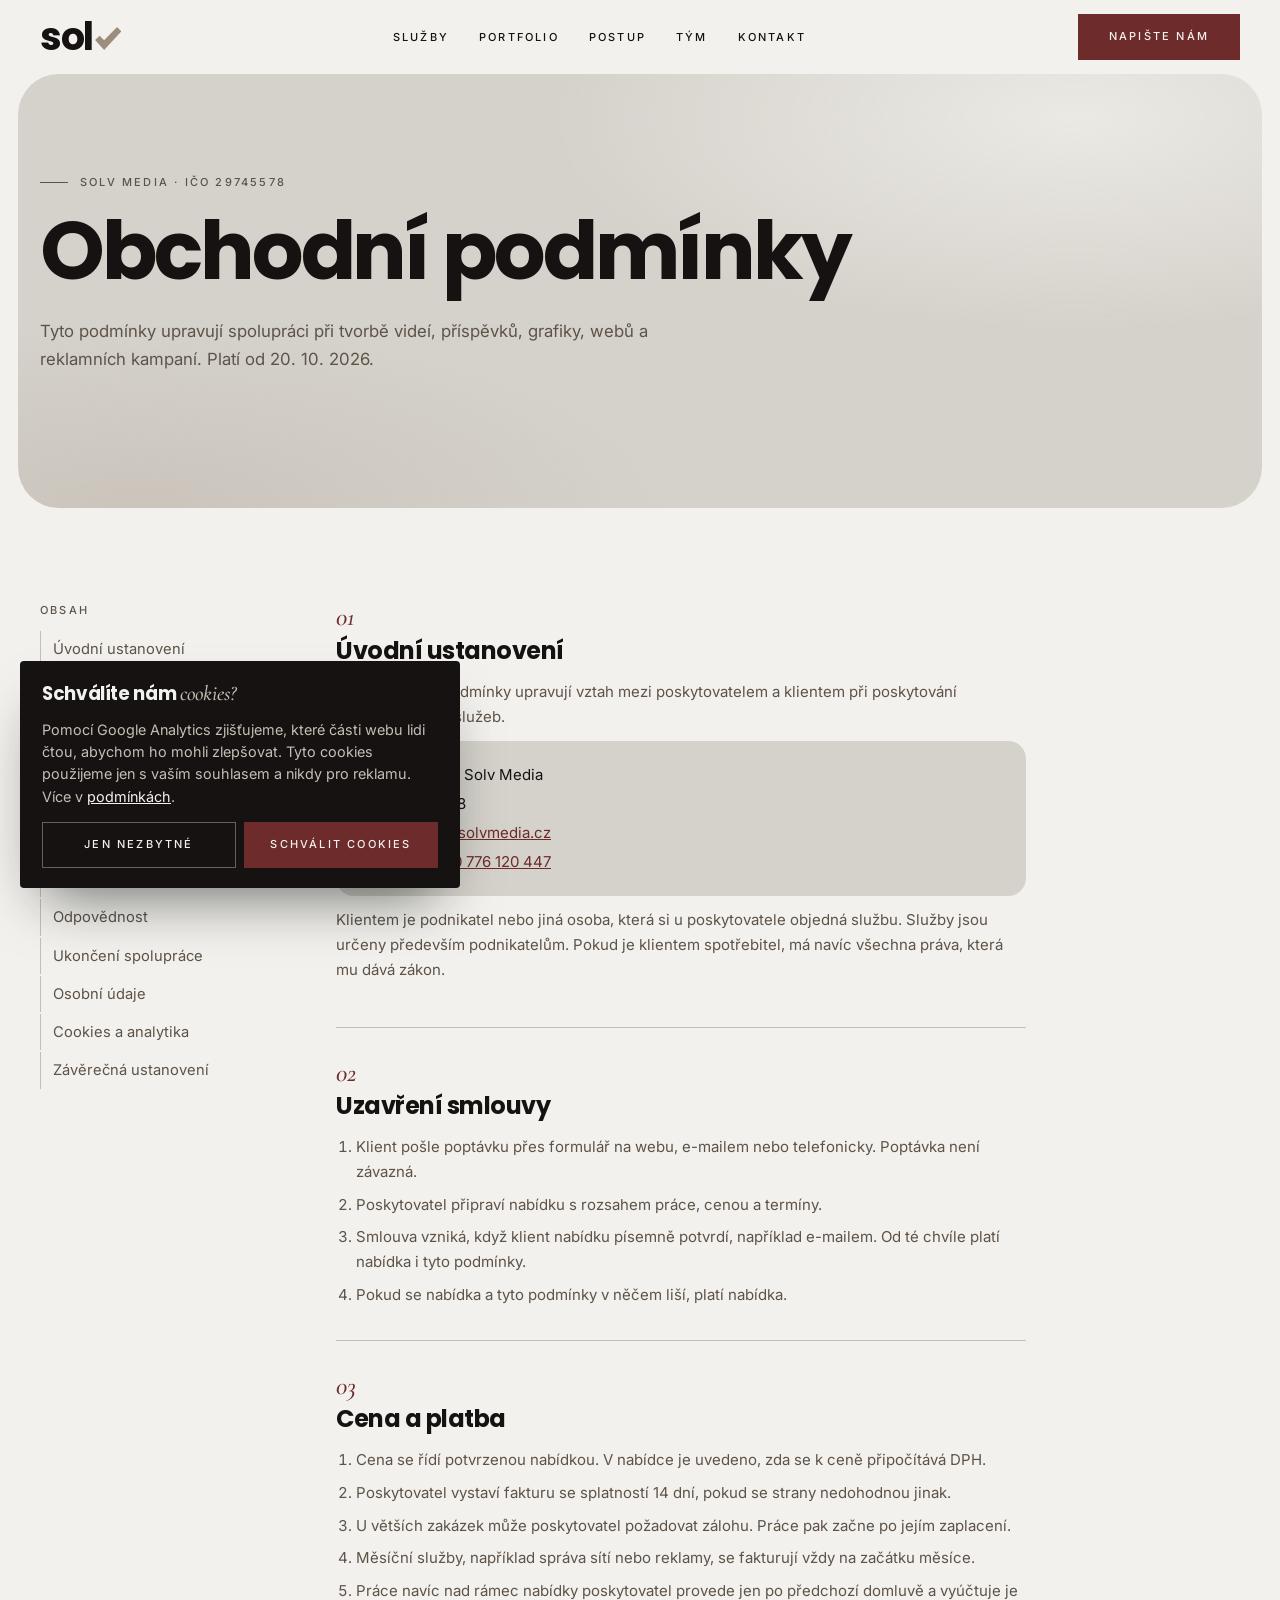
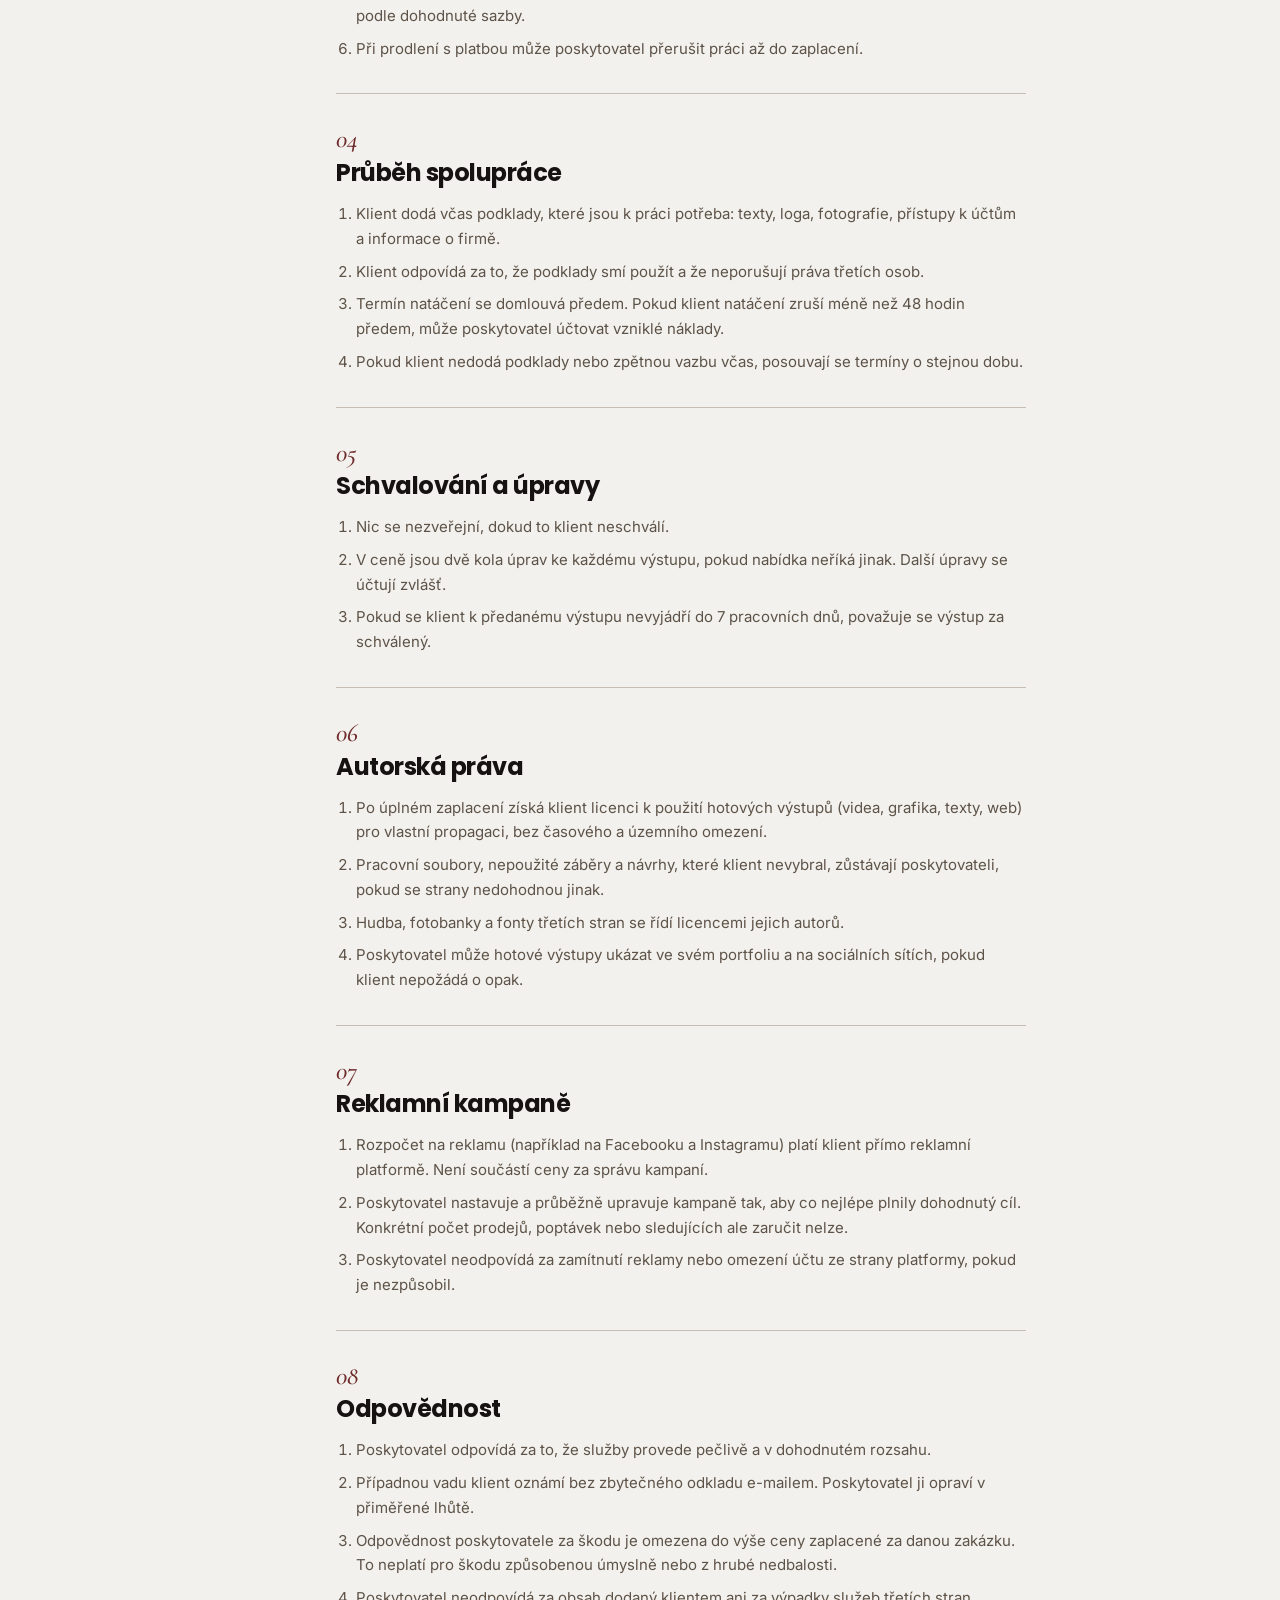
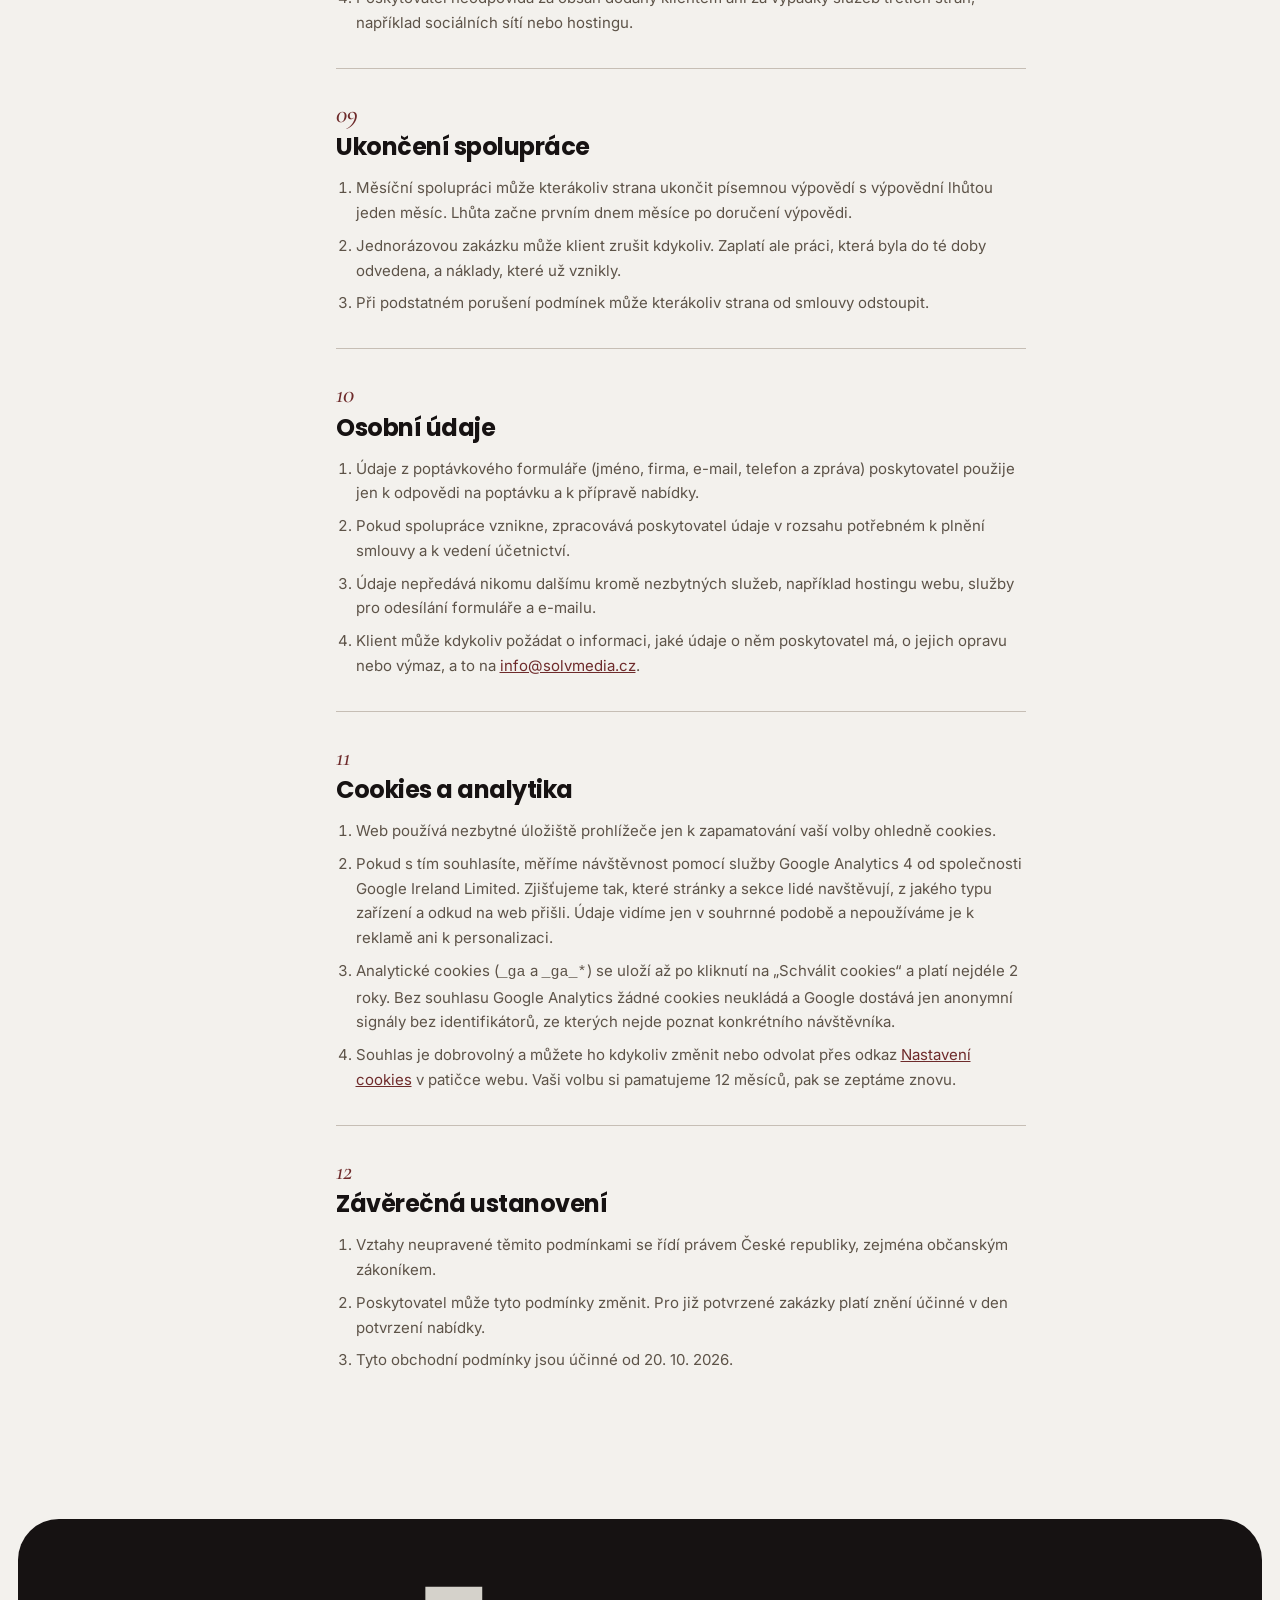
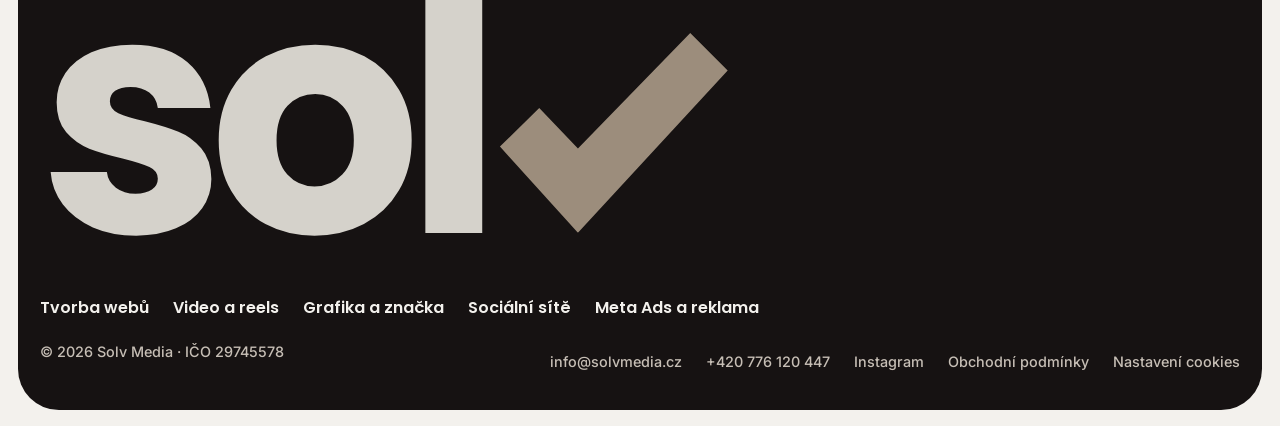
<file: obchodni-podminky.html>
<!doctype html>
<html lang="cs">
<head>
<meta charset="utf-8">
<meta name="viewport" content="width=device-width, initial-scale=1, viewport-fit=cover">
<title>Obchodní podmínky | Solv Media</title>
<meta name="description" content="Obchodní podmínky marketingové agentury Solv Media (IČO 29745578) pro tvorbu videí, příspěvků, grafiky, webů a reklamních kampaní.">
<link rel="canonical" href="https://solvmedia.cz/obchodni-podminky">
<meta name="robots" content="index, follow">
<meta property="og:type" content="website">
<meta property="og:locale" content="cs_CZ">
<meta property="og:site_name" content="Solv Media">
<meta property="og:title" content="Obchodní podmínky | Solv Media">
<meta property="og:url" content="https://solvmedia.cz/obchodni-podminky">
<meta property="og:image" content="https://solvmedia.cz/img/og-image.jpg">
<script type="application/ld+json">{"@context": "https://schema.org", "@graph": [{"@type": "WebPage", "@id": "https://solvmedia.cz/obchodni-podminky#webpage", "url": "https://solvmedia.cz/obchodni-podminky", "name": "Obchodní podmínky | Solv Media", "inLanguage": "cs", "isPartOf": {"@id": "https://solvmedia.cz/#web"}, "publisher": {"@id": "https://solvmedia.cz/#org"}, "breadcrumb": {"@id": "https://solvmedia.cz/obchodni-podminky#breadcrumb"}}, {"@type": "BreadcrumbList", "@id": "https://solvmedia.cz/obchodni-podminky#breadcrumb", "itemListElement": [{"@type": "ListItem", "position": 1, "name": "Solv Media", "item": "https://solvmedia.cz/"}, {"@type": "ListItem", "position": 2, "name": "Obchodní podmínky", "item": "https://solvmedia.cz/obchodni-podminky"}]}]}</script>
<meta name="theme-color" content="#F3F1ED">
<script src="/cookies.js"></script>
<link rel="icon" href="/favicon.svg" type="image/svg+xml">
<link rel="icon" href="/img/icon-192.png" type="image/png" sizes="192x192">
<link rel="apple-touch-icon" href="/apple-touch-icon.png">
<link rel="preconnect" href="https://fonts.googleapis.com">
<link rel="preconnect" href="https://fonts.gstatic.com" crossorigin>
<link rel="stylesheet" href="https://fonts.googleapis.com/css2?family=Cormorant+Garamond:ital,wght@1,500;1,600&family=Inter:wght@400;500;600&family=Poppins:wght@600;700&display=swap">
<style>
/* Podstránky: stejný vzhled jako úvodní stránka (paleta a písma 11/2026) */
:root {
  --noir: #161212;
  --taupe: #9C8D7C;
  --stone: #C6BEB5;
  --mist: #D5D2CB;
  --paper: #F3F1ED;
  --white: #FFFFFF;
  --wine: #6E2B2B;
  --wine-d: #561F1F;
  --muted: #5D5348;
  --font-head: 'Poppins', ui-sans-serif, system-ui, sans-serif;
  --font-serif: 'Cormorant Garamond', Georgia, serif;
  --font-body: 'Inter', system-ui, sans-serif;
  --gl: max(20px, env(safe-area-inset-left, 0px));
  --gr: max(20px, env(safe-area-inset-right, 0px));
  --inset: clamp(8px, 1.4vw, 18px);
  --r: clamp(26px, 3.2vw, 44px);
  color-scheme: light;
}
* { box-sizing: border-box; }
html { -webkit-text-size-adjust: 100%; text-size-adjust: 100%; scroll-padding-top: 90px; }
body { margin: 0; background: var(--paper); color: var(--noir); font: 400 15px/1.65 var(--font-body); -webkit-font-smoothing: antialiased; }
body::before { content: ""; position: fixed; inset: 0 0 auto; height: env(safe-area-inset-top, 0px); z-index: 10; background: var(--paper); }
img, video { max-width: 100%; }
a { color: inherit; }
:focus-visible { outline: 2px solid var(--noir); outline-offset: 3px; }
h1, h2, h3 { margin: 0; font-family: var(--font-head); font-weight: 700; text-wrap: balance; }
.wrap { max-width: 1240px; margin-inline: auto; padding-left: var(--gl); padding-right: var(--gr); }
.accent { font-family: var(--font-serif); font-style: italic; font-weight: 500; color: var(--wine); letter-spacing: -0.01em; }

/* Logo */
.logo { font: 700 1.8rem/1 var(--font-head); letter-spacing: -0.035em; color: var(--noir); text-decoration: none; display: inline-flex; align-items: baseline; white-space: nowrap; }
.logo svg { width: 0.69em; height: 0.6em; margin-left: 0.04em; fill: var(--taupe); flex: none; }

/* Tlačítka */
.pill { display: inline-flex; align-items: center; justify-content: center; gap: 0.8em; min-height: 46px; padding: 13px 30px; background: var(--wine); border: 1px solid var(--wine); color: var(--paper); font: 500 11px/1.2 var(--font-body); letter-spacing: .2em; text-transform: uppercase; text-decoration: none; cursor: pointer; transition: background-color .2s ease; }
.pill:hover { background: var(--wine-d); border-color: var(--wine-d); }
.pill span { color: var(--paper); letter-spacing: 0; }

/* Hlavička jako na úvodní stránce */
header.site { position: sticky; top: env(safe-area-inset-top, 0px); z-index: 5; background: color-mix(in srgb, var(--paper) 90%, transparent); backdrop-filter: blur(14px); -webkit-backdrop-filter: blur(14px); }
header.site .wrap { display: flex; align-items: center; justify-content: space-between; gap: 24px; padding-block: 14px; }
header.site .logo { font-size: 2.4rem; }
header nav { display: flex; gap: 30px; font: 500 11px/1 var(--font-body); letter-spacing: .2em; text-transform: uppercase; }
header nav a { text-decoration: none; color: var(--noir); }
header nav a:hover { color: var(--wine); }
.head-actions { display: flex; align-items: center; gap: 10px; }
.menu-btn { display: none; align-items: center; gap: 0.6em; min-height: 44px; padding: 0.72em 1.05em; color: var(--noir); background: transparent; border: 1px solid var(--stone); font: 500 11px/1 var(--font-body); letter-spacing: .2em; text-transform: uppercase; cursor: pointer; }
.menu-btn i { position: relative; display: block; width: 16px; height: 11px; border-block: 2px solid currentColor; }
.menu-btn i::after { content: ""; position: absolute; left: 0; right: 0; top: 50%; height: 2px; margin-top: -1px; background: currentColor; }
header.site.open .menu-btn i { border-color: transparent; }
header.site.open .menu-btn i::after { transform: rotate(45deg); }
header.site.open .menu-btn i::before { content: ""; position: absolute; left: 0; right: 0; top: 50%; height: 2px; margin-top: -1px; background: currentColor; transform: rotate(-45deg); }
@media (max-width: 820px) {
  header.site .logo { font-size: 2.15rem; }
  .menu-btn { display: inline-flex; }
  .head-actions .pill { display: none; }
  header nav { display: none; position: absolute; left: 0; right: 0; top: 100%; flex-direction: column; gap: 0; padding: 4px var(--gr) 24px var(--gl); background: var(--paper); border-bottom: 1px solid var(--stone); }
  header.site.open nav { display: flex; }
  header nav a { padding: 16px 0; font: 600 1.5rem/1.2 var(--font-head); letter-spacing: 0; text-transform: none; border-bottom: 1px solid var(--stone); }
  header nav a:last-child { border-bottom: 0; }
}

/* Úvod podstránky */
.intro { margin-inline: var(--inset); border-radius: var(--r); background: radial-gradient(60% 70% at 85% 10%, color-mix(in srgb, var(--paper) 75%, transparent), transparent 70%), radial-gradient(60% 60% at 10% 100%, color-mix(in srgb, var(--stone) 70%, transparent), transparent 70%), var(--mist); }
.intro .wrap { padding-block: clamp(56px, 8vw, 112px); }
.crumbs { display: flex; flex-wrap: wrap; gap: 8px; margin: 0 0 28px; padding: 0; list-style: none; font: 500 11px/1.2 var(--font-body); letter-spacing: .2em; text-transform: uppercase; color: var(--muted); }
.crumbs li + li::before { content: "/"; margin-right: 8px; color: var(--taupe); }
.crumbs a { text-decoration: none; }
.crumbs a:hover { color: var(--wine); }
.eyebrow { display: flex; align-items: center; gap: 12px; margin-bottom: 18px; font: 500 11px/1.2 var(--font-body); letter-spacing: .2em; text-transform: uppercase; color: var(--muted); }
.eyebrow::before { content: ""; width: 28px; height: 1px; background: currentColor; }
h1 { font-size: clamp(2.6rem, 6.4vw, 5.4rem); line-height: 1.06; letter-spacing: -0.04em; margin: 0 0 24px; max-width: 15em; }
.intro .lead, .intro p { margin: 0 0 32px; max-width: 38em; color: var(--muted); font-size: 1.05rem; }

/* Bloky */
.block { padding-block: clamp(56px, 8vw, 104px); }
.block + .block { padding-top: 0; }
.panel { margin-inline: var(--inset); border-radius: var(--r); }
.panel.white { background: var(--white); }
.panel + .block { padding-top: clamp(56px, 8vw, 104px); }
h2 { font-size: clamp(2.1rem, 4.4vw, 3.6rem); line-height: 1.08; letter-spacing: -0.035em; margin: 0 0 32px; }
h3 { font-size: 1.3rem; line-height: 1.2; letter-spacing: -0.02em; margin: 0 0 10px; }

/* Co pro vás uděláme: karty v mlze */
.grid { display: grid; grid-template-columns: repeat(3, minmax(0, 1fr)); gap: 14px; list-style: none; margin: 0; padding: 0; counter-reset: item; }
.grid li { position: relative; padding: 26px 24px 28px; border-radius: 22px; background: var(--mist); counter-increment: item; }
.grid li::before { content: counter(item, decimal-leading-zero); display: block; margin-bottom: 22px; font: italic 500 2rem/1 var(--font-serif); color: var(--wine); }
.grid li p { margin: 0; color: var(--muted); font-size: 0.95rem; line-height: 1.6; }

/* Pro koho: nadpis vlevo, text vpravo */
.split { display: grid; grid-template-columns: minmax(0, 0.9fr) minmax(0, 1.1fr); gap: 16px 64px; align-items: start; }
.split h2 { margin: 0; }
.split .txt { display: grid; gap: 16px; }
.who { max-width: 40em; color: var(--muted); font-size: 1.05rem; margin: 0 !important; }
.who:first-child { color: var(--noir); font-size: 1.15rem; font-weight: 500; line-height: 1.55; }

/* Ukázky */
.works { display: grid; grid-template-columns: repeat(auto-fill, minmax(min(100%, 260px), 1fr)); gap: 24px; align-items: start; }
.works.wide { grid-template-columns: repeat(auto-fill, minmax(min(100%, 400px), 1fr)); }
.works figure { margin: 0; padding: 8px 8px 0; background: var(--white); border-radius: 10px; box-shadow: 0 26px 50px -30px color-mix(in srgb, var(--noir) 55%, transparent); }
.works img, .works video { display: block; width: 100%; height: auto; border-radius: 6px; background: var(--mist); }
.works.reels { grid-template-columns: repeat(auto-fill, minmax(min(100%, 230px), 1fr)); }
.works.reels figure { max-width: 320px; padding: 6px 6px 0; background: var(--noir); border-radius: 26px; color: var(--paper); }
.works.reels video { aspect-ratio: 9 / 16; object-fit: cover; border-radius: 21px; background: #2a2424; }
.works.reels figcaption { color: var(--stone); padding-inline: 12px; }
.works.reels figcaption b { color: var(--paper); }
.works figcaption { padding: 14px 6px 16px; display: grid; gap: 2px; font-size: 0.9rem; color: var(--muted); }
.works figcaption b { color: var(--noir); font: 700 1.1rem/1.25 var(--font-head); letter-spacing: -0.015em; }
.works figcaption a { text-decoration: none; }
.works figcaption a:hover { color: var(--wine); }

/* Časté otázky */
.faq { max-width: 52em; border-top: 1px solid var(--stone); }
.faq details { border-bottom: 1px solid var(--stone); }
.faq summary { cursor: pointer; padding: 22px 0; font: 600 1.1rem/1.35 var(--font-head); letter-spacing: -0.015em; list-style: none; display: flex; justify-content: space-between; align-items: center; gap: 16px; }
.faq summary::-webkit-details-marker { display: none; }
.faq summary::after { content: "+"; flex: none; display: grid; place-items: center; width: 32px; height: 32px; border: 1px solid var(--stone); color: var(--wine); font: 400 1.2rem/1 var(--font-body); transition: transform .2s ease; }
.faq details[open] summary::after { transform: rotate(45deg); }
.faq summary:hover { color: var(--wine); }
.faq details p { margin: -6px 0 22px; max-width: 44em; color: var(--muted); }

/* Výzva: tmavý panel */
.cta { margin-inline: var(--inset); border-radius: var(--r); background: var(--noir); color: var(--paper); }
.cta .wrap { padding-block: clamp(56px, 8vw, 104px); display: grid; gap: 20px; justify-items: start; }
.cta h2 { margin: 0; color: var(--paper); }
.cta h2 .accent { color: var(--stone); }
.cta p { margin: 0 0 8px; color: var(--stone); max-width: 36em; font-size: 1.05rem; }
.cta :focus-visible { outline-color: var(--paper); }

/* Další služby */
.others { display: flex; flex-wrap: wrap; gap: 10px; list-style: none; margin: 0; padding: 0; }
.others a { display: inline-flex; align-items: center; gap: 0.6em; min-height: 48px; padding: 0 1.3em; background: var(--white); border: 1px solid var(--stone); text-decoration: none; font: 600 0.95rem/1 var(--font-head); letter-spacing: -0.01em; transition: border-color .2s ease, color .2s ease; }
.others a::after { content: "→"; color: var(--wine); }
.others a:hover { border-color: var(--wine); color: var(--wine); }

/* Patička jako na úvodní stránce */
footer { color: var(--paper); background: var(--noir); margin: var(--inset); border-radius: var(--r); overflow: hidden; }
footer .wrap { padding-block: 40px 28px; display: grid; gap: 12px; }
footer .logo { color: var(--mist); }
footer .logo svg { fill: var(--taupe); }
footer .big { font-size: clamp(5rem, 26vw, 21rem); letter-spacing: -0.05em; line-height: 0.95; }
footer .services-nav { display: flex; flex-wrap: wrap; gap: 0 24px; font: 600 1rem/1.4 var(--font-head); }
footer .services-nav a { display: inline-block; padding-block: 10px; text-decoration: none; color: var(--paper); }
footer .row { display: flex; flex-wrap: wrap; justify-content: space-between; gap: 12px 24px; font: 500 0.9rem/1.4 var(--font-body); color: var(--stone); }
footer .links { display: flex; flex-wrap: wrap; gap: 8px 24px; }
footer .links a { display: inline-block; padding-block: 10px; text-decoration: none; }
footer .services-nav a:hover, footer .links a:hover { color: var(--stone); }
footer .services-nav a[aria-current] { color: var(--taupe); }
footer :focus-visible { outline-color: var(--paper); }

/* Spodní lišta s rychlým kontaktem na mobilu */
.mobile-cta { display: none; }
@media (max-width: 820px) {
  body { padding-bottom: calc(76px + env(safe-area-inset-bottom, 0px)); }
  .mobile-cta { display: flex; gap: 8px; position: fixed; z-index: 6; left: 10px; right: 10px; bottom: calc(10px + env(safe-area-inset-bottom, 0px)); padding: 7px; background: color-mix(in srgb, var(--noir) 94%, transparent); backdrop-filter: blur(10px); -webkit-backdrop-filter: blur(10px); box-shadow: 0 16px 40px -14px rgba(7, 13, 13, 0.55); }
  .mobile-cta a { flex: 1; display: inline-flex; align-items: center; justify-content: center; gap: 8px; min-height: 46px; font: 500 11px/1 var(--font-body); letter-spacing: .2em; text-transform: uppercase; text-decoration: none; color: var(--paper); }
  .mobile-cta a.go { background: var(--wine); }
  .mobile-cta svg { width: 16px; height: 16px; fill: none; stroke: currentColor; stroke-width: 2; stroke-linecap: round; stroke-linejoin: round; }
}

@media (max-width: 900px) { .grid { grid-template-columns: repeat(2, minmax(0, 1fr)); } .split { grid-template-columns: 1fr; } }
@media (max-width: 600px) { .grid { grid-template-columns: 1fr; } .grid li::before { margin-bottom: 14px; } }
@media (prefers-reduced-motion: reduce) { * { transition: none !important; } }

/* Obchodní podmínky */
.doc { display: grid; grid-template-columns: 240px minmax(0, 1fr); gap: 56px; padding-block: clamp(56px, 8vw, 96px); }
.toc { position: sticky; top: 96px; align-self: start; display: grid; gap: 2px; font-size: 0.92rem; }
.toc b { font: 500 11px/1.2 var(--font-body); letter-spacing: .2em; text-transform: uppercase; color: var(--muted); margin-bottom: 12px; }
.toc a { text-decoration: none; color: var(--muted); padding: 6px 0 6px 12px; border-left: 1px solid var(--stone); }
.toc a:hover { color: var(--wine); border-left-color: var(--wine); }
article { max-width: 46em; counter-reset: sec; }
article section { padding-block: 32px; border-top: 1px solid var(--stone); scroll-margin-top: 96px; }
article section:first-child { border-top: 0; padding-top: 0; }
article h2 { counter-increment: sec; font-size: 1.5rem; line-height: 1.25; letter-spacing: -0.02em; margin: 0 0 14px; }
article h2::before { content: counter(sec, decimal-leading-zero); display: block; margin-bottom: 6px; font: italic 500 1.6rem/1 var(--font-serif); color: var(--wine); letter-spacing: 0; }
article p, article li { color: var(--muted); }
article p { margin: 0 0 12px; }
article ol { margin: 0; padding-left: 1.3em; display: grid; gap: 8px; }
article strong { color: var(--noir); font-weight: 600; }
article a { color: var(--wine); }
.card { margin-top: 8px; padding: 22px 24px; border-radius: 18px; background: var(--mist); display: grid; gap: 4px; }
.card p { margin: 0; color: var(--noir); }
@media (max-width: 900px) { .doc { grid-template-columns: 1fr; gap: 32px; } .toc { position: static; } }
</style>
</head>
<body>
<svg width="0" height="0" style="position:absolute" aria-hidden="true">
  <symbol id="tick" viewBox="755 98 365 320"><polygon points="755,280 818,218 880,283 1060,98 1120,158 880,418"/></symbol>
</svg>

<header class="site">
  <div class="wrap">
    <a class="logo" href="/" aria-label="solv, Solv Media – hlavní stránka">sol<svg aria-hidden="true"><use href="#tick"/></svg></a>
    <nav aria-label="Hlavní" id="nav">
      <a href="/#sluzby">Služby</a>
      <a href="/#portfolio">Portfolio</a>
      <a href="/#postup">Postup</a>
      <a href="/#tym">Tým</a>
      <a href="/#kontakt">Kontakt</a>
    </nav>
    <div class="head-actions">
      <a class="pill" href="/#kontakt">Napište nám</a>
      <button class="menu-btn" type="button" id="menu-btn" aria-expanded="false" aria-controls="nav"><i aria-hidden="true"></i><span>Menu</span></button>
    </div>
  </div>
</header>

<main>
  <div class="intro">
    <div class="wrap">
      <span class="eyebrow">Solv Media · IČO 29745578</span>
      <h1>Obchodní podmínky</h1>
      <p>Tyto podmínky upravují spolupráci při tvorbě videí, příspěvků, grafiky, webů a reklamních kampaní. Platí od 20. 10. 2026.</p>
    </div>
  </div>

  <div class="wrap doc">
    <nav class="toc" aria-label="Obsah">
      <b>Obsah</b>
      <a href="#uvod">Úvodní ustanovení</a>
      <a href="#smlouva">Uzavření smlouvy</a>
      <a href="#cena">Cena a platba</a>
      <a href="#prubeh">Průběh spolupráce</a>
      <a href="#schvalovani">Schvalování a úpravy</a>
      <a href="#prava">Autorská práva</a>
      <a href="#kampane">Reklamní kampaně</a>
      <a href="#odpovednost">Odpovědnost</a>
      <a href="#ukonceni">Ukončení spolupráce</a>
      <a href="#udaje">Osobní údaje</a>
      <a href="#cookies">Cookies a analytika</a>
      <a href="#zaver">Závěrečná ustanovení</a>
    </nav>

    <article>
      <section id="uvod">
        <h2>Úvodní ustanovení</h2>
        <p>Tyto obchodní podmínky upravují vztah mezi poskytovatelem a klientem při poskytování marketingových služeb.</p>
        <div class="card">
          <p><strong>Poskytovatel:</strong> Solv Media</p>
          <p><strong>IČO:</strong> 29745578</p>
          <p><strong>E-mail:</strong> <a href="mailto:info@solvmedia.cz">info@solvmedia.cz</a></p>
          <p><strong>Telefon:</strong> <a href="tel:+420776120447">+420 776 120 447</a></p>
        </div>
        <p style="margin-top:12px">Klientem je podnikatel nebo jiná osoba, která si u poskytovatele objedná službu. Služby jsou určeny především podnikatelům. Pokud je klientem spotřebitel, má navíc všechna práva, která mu dává zákon.</p>
      </section>

      <section id="smlouva">
        <h2>Uzavření smlouvy</h2>
        <ol>
          <li>Klient pošle poptávku přes formulář na webu, e-mailem nebo telefonicky. Poptávka není závazná.</li>
          <li>Poskytovatel připraví nabídku s rozsahem práce, cenou a termíny.</li>
          <li>Smlouva vzniká, když klient nabídku písemně potvrdí, například e-mailem. Od té chvíle platí nabídka i tyto podmínky.</li>
          <li>Pokud se nabídka a tyto podmínky v něčem liší, platí nabídka.</li>
        </ol>
      </section>

      <section id="cena">
        <h2>Cena a platba</h2>
        <ol>
          <li>Cena se řídí potvrzenou nabídkou. V nabídce je uvedeno, zda se k ceně připočítává DPH.</li>
          <li>Poskytovatel vystaví fakturu se splatností 14 dní, pokud se strany nedohodnou jinak.</li>
          <li>U větších zakázek může poskytovatel požadovat zálohu. Práce pak začne po jejím zaplacení.</li>
          <li>Měsíční služby, například správa sítí nebo reklamy, se fakturují vždy na začátku měsíce.</li>
          <li>Práce navíc nad rámec nabídky poskytovatel provede jen po předchozí domluvě a vyúčtuje je podle dohodnuté sazby.</li>
          <li>Při prodlení s platbou může poskytovatel přerušit práci až do zaplacení.</li>
        </ol>
      </section>

      <section id="prubeh">
        <h2>Průběh spolupráce</h2>
        <ol>
          <li>Klient dodá včas podklady, které jsou k práci potřeba: texty, loga, fotografie, přístupy k účtům a informace o firmě.</li>
          <li>Klient odpovídá za to, že podklady smí použít a že neporušují práva třetích osob.</li>
          <li>Termín natáčení se domlouvá předem. Pokud klient natáčení zruší méně než 48 hodin předem, může poskytovatel účtovat vzniklé náklady.</li>
          <li>Pokud klient nedodá podklady nebo zpětnou vazbu včas, posouvají se termíny o stejnou dobu.</li>
        </ol>
      </section>

      <section id="schvalovani">
        <h2>Schvalování a úpravy</h2>
        <ol>
          <li>Nic se nezveřejní, dokud to klient neschválí.</li>
          <li>V ceně jsou dvě kola úprav ke každému výstupu, pokud nabídka neříká jinak. Další úpravy se účtují zvlášť.</li>
          <li>Pokud se klient k předanému výstupu nevyjádří do 7 pracovních dnů, považuje se výstup za schválený.</li>
        </ol>
      </section>

      <section id="prava">
        <h2>Autorská práva</h2>
        <ol>
          <li>Po úplném zaplacení získá klient licenci k použití hotových výstupů (videa, grafika, texty, web) pro vlastní propagaci, bez časového a územního omezení.</li>
          <li>Pracovní soubory, nepoužité záběry a návrhy, které klient nevybral, zůstávají poskytovateli, pokud se strany nedohodnou jinak.</li>
          <li>Hudba, fotobanky a fonty třetích stran se řídí licencemi jejich autorů.</li>
          <li>Poskytovatel může hotové výstupy ukázat ve svém portfoliu a na sociálních sítích, pokud klient nepožádá o opak.</li>
        </ol>
      </section>

      <section id="kampane">
        <h2>Reklamní kampaně</h2>
        <ol>
          <li>Rozpočet na reklamu (například na Facebooku a Instagramu) platí klient přímo reklamní platformě. Není součástí ceny za správu kampaní.</li>
          <li>Poskytovatel nastavuje a průběžně upravuje kampaně tak, aby co nejlépe plnily dohodnutý cíl. Konkrétní počet prodejů, poptávek nebo sledujících ale zaručit nelze.</li>
          <li>Poskytovatel neodpovídá za zamítnutí reklamy nebo omezení účtu ze strany platformy, pokud je nezpůsobil.</li>
        </ol>
      </section>

      <section id="odpovednost">
        <h2>Odpovědnost</h2>
        <ol>
          <li>Poskytovatel odpovídá za to, že služby provede pečlivě a v dohodnutém rozsahu.</li>
          <li>Případnou vadu klient oznámí bez zbytečného odkladu e-mailem. Poskytovatel ji opraví v přiměřené lhůtě.</li>
          <li>Odpovědnost poskytovatele za škodu je omezena do výše ceny zaplacené za danou zakázku. To neplatí pro škodu způsobenou úmyslně nebo z hrubé nedbalosti.</li>
          <li>Poskytovatel neodpovídá za obsah dodaný klientem ani za výpadky služeb třetích stran, například sociálních sítí nebo hostingu.</li>
        </ol>
      </section>

      <section id="ukonceni">
        <h2>Ukončení spolupráce</h2>
        <ol>
          <li>Měsíční spolupráci může kterákoliv strana ukončit písemnou výpovědí s výpovědní lhůtou jeden měsíc. Lhůta začne prvním dnem měsíce po doručení výpovědi.</li>
          <li>Jednorázovou zakázku může klient zrušit kdykoliv. Zaplatí ale práci, která byla do té doby odvedena, a náklady, které už vznikly.</li>
          <li>Při podstatném porušení podmínek může kterákoliv strana od smlouvy odstoupit.</li>
        </ol>
      </section>

      <section id="udaje">
        <h2>Osobní údaje</h2>
        <ol>
          <li>Údaje z poptávkového formuláře (jméno, firma, e-mail, telefon a zpráva) poskytovatel použije jen k odpovědi na poptávku a k přípravě nabídky.</li>
          <li>Pokud spolupráce vznikne, zpracovává poskytovatel údaje v rozsahu potřebném k plnění smlouvy a k vedení účetnictví.</li>
          <li>Údaje nepředává nikomu dalšímu kromě nezbytných služeb, například hostingu webu, služby pro odesílání formuláře a e-mailu.</li>
          <li>Klient může kdykoliv požádat o informaci, jaké údaje o něm poskytovatel má, o jejich opravu nebo výmaz, a to na <a href="mailto:info@solvmedia.cz">info@solvmedia.cz</a>.</li>
        </ol>
      </section>

      <section id="cookies">
        <h2>Cookies a analytika</h2>
        <ol>
          <li>Web používá nezbytné úložiště prohlížeče jen k zapamatování vaší volby ohledně cookies.</li>
          <li>Pokud s tím souhlasíte, měříme návštěvnost pomocí služby Google Analytics 4 od společnosti Google Ireland Limited. Zjišťujeme tak, které stránky a sekce lidé navštěvují, z jakého typu zařízení a odkud na web přišli. Údaje vidíme jen v souhrnné podobě a nepoužíváme je k reklamě ani k personalizaci.</li>
          <li>Analytické cookies (<code>_ga</code> a <code>_ga_*</code>) se uloží až po kliknutí na „Schválit cookies“ a platí nejdéle 2 roky. Bez souhlasu Google Analytics žádné cookies neukládá a Google dostává jen anonymní signály bez identifikátorů, ze kterých nejde poznat konkrétního návštěvníka.</li>
          <li>Souhlas je dobrovolný a můžete ho kdykoliv změnit nebo odvolat přes odkaz <a href="#" data-cookies>Nastavení cookies</a> v patičce webu. Vaši volbu si pamatujeme 12 měsíců, pak se zeptáme znovu.</li>
        </ol>
      </section>

      <section id="zaver">
        <h2>Závěrečná ustanovení</h2>
        <ol>
          <li>Vztahy neupravené těmito podmínkami se řídí právem České republiky, zejména občanským zákoníkem.</li>
          <li>Poskytovatel může tyto podmínky změnit. Pro již potvrzené zakázky platí znění účinné v den potvrzení nabídky.</li>
          <li>Tyto obchodní podmínky jsou účinné od 20. 10. 2026.</li>
        </ol>
      </section>
    </article>
  </div>
</main>

<footer>
  <div class="wrap">
    <a class="logo big" href="/" aria-label="solv, Solv Media – hlavní stránka">sol<svg aria-hidden="true"><use href="#tick"/></svg></a>
    <nav class="services-nav" aria-label="Služby"><a href="/tvorba-webu">Tvorba webů</a><a href="/video">Video a reels</a><a href="/grafika">Grafika a značka</a><a href="/socialni-site">Sociální sítě</a><a href="/meta-ads">Meta Ads a reklama</a></nav>
    <div class="row"><span>© 2026 Solv Media · IČO 29745578</span><span class="links"><a href="mailto:info@solvmedia.cz">info@solvmedia.cz</a><a href="tel:+420776120447">+420 776 120 447</a><a href="https://instagram.com/solv.media/" target="_blank" rel="noopener">Instagram</a><a href="/obchodni-podminky">Obchodní podmínky</a><a href="#" data-cookies>Nastavení cookies</a></span></div>
  </div>
</footer>

<nav class="mobile-cta" aria-label="Rychlý kontakt">
  <a href="tel:+420776120447"><svg viewBox="0 0 24 24" aria-hidden="true"><path d="M5 4h4l2 5-2.5 1.5a11 11 0 0 0 5 5L15 13l5 2v4a2 2 0 0 1-2 2A16 16 0 0 1 3 6a2 2 0 0 1 2-2"/></svg>Zavolat</a>
  <a class="go" href="/#kontakt">Poptávka <span aria-hidden="true">→</span></a>
</nav>

<script>
(function () {
  var header = document.querySelector('header.site'), btn = document.getElementById('menu-btn');
  if (!header || !btn) return;
  function setMenu(open) { header.classList.toggle('open', open); btn.setAttribute('aria-expanded', open ? 'true' : 'false'); btn.lastChild.textContent = open ? 'Zavřít' : 'Menu'; }
  btn.addEventListener('click', function () { setMenu(!header.classList.contains('open')); });
  document.querySelectorAll('#nav a').forEach(function (a) { a.addEventListener('click', function () { setMenu(false); }); });
  document.addEventListener('keydown', function (e) { if (e.key === 'Escape' && header.classList.contains('open')) { setMenu(false); btn.focus(); } });
})();
</script>
</body>
</html>
</file>
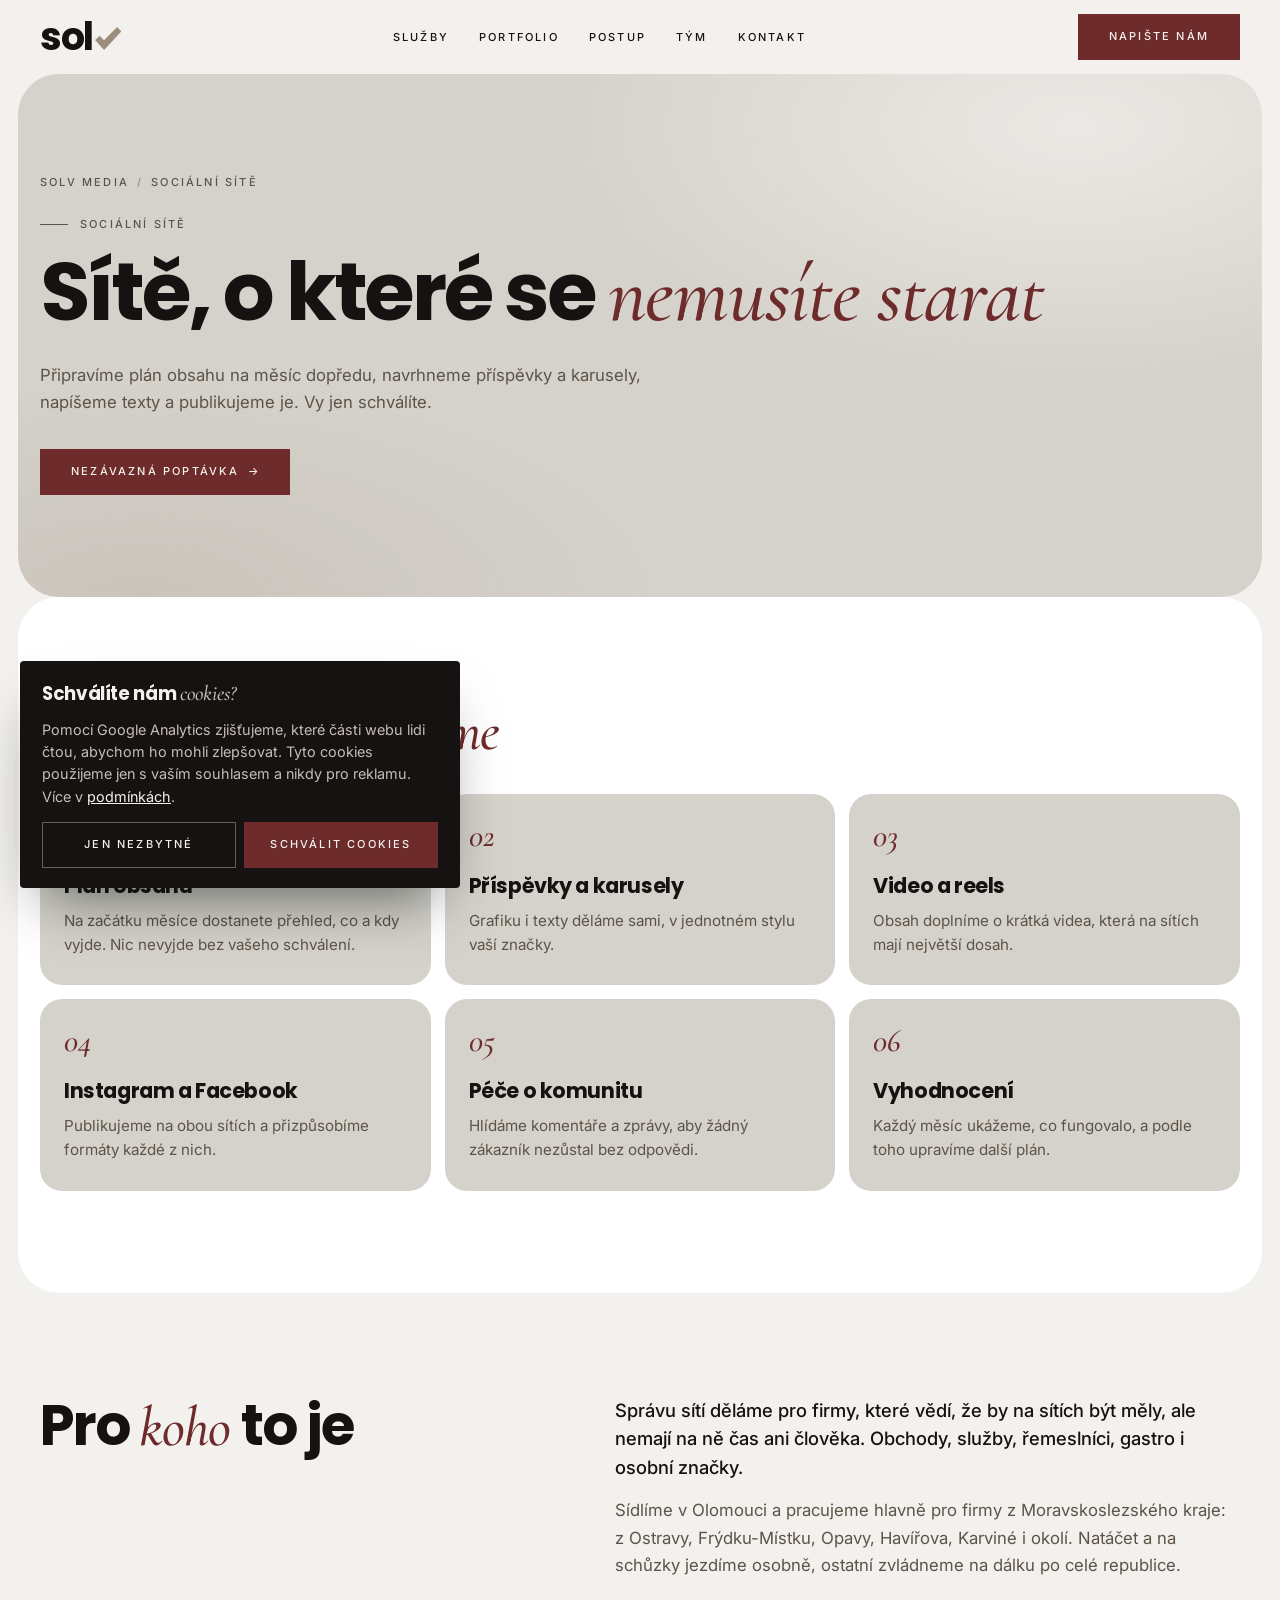
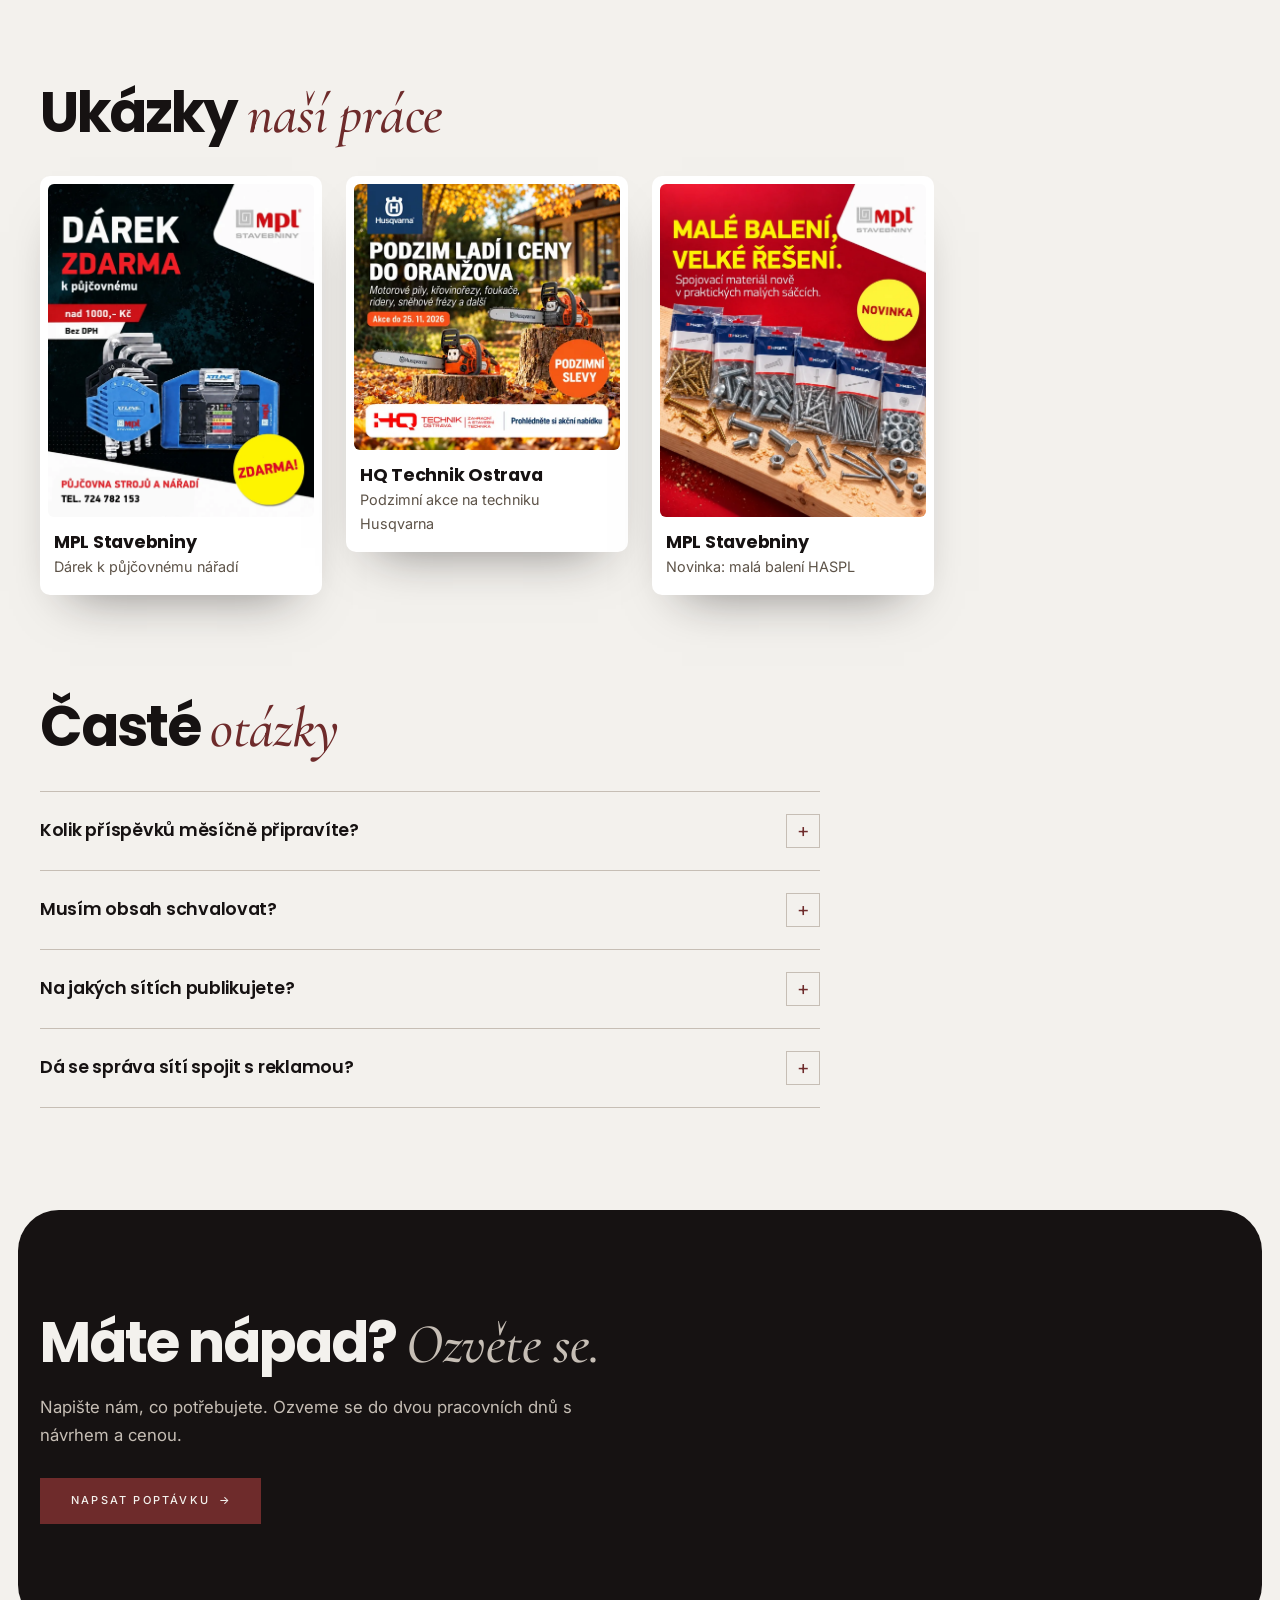
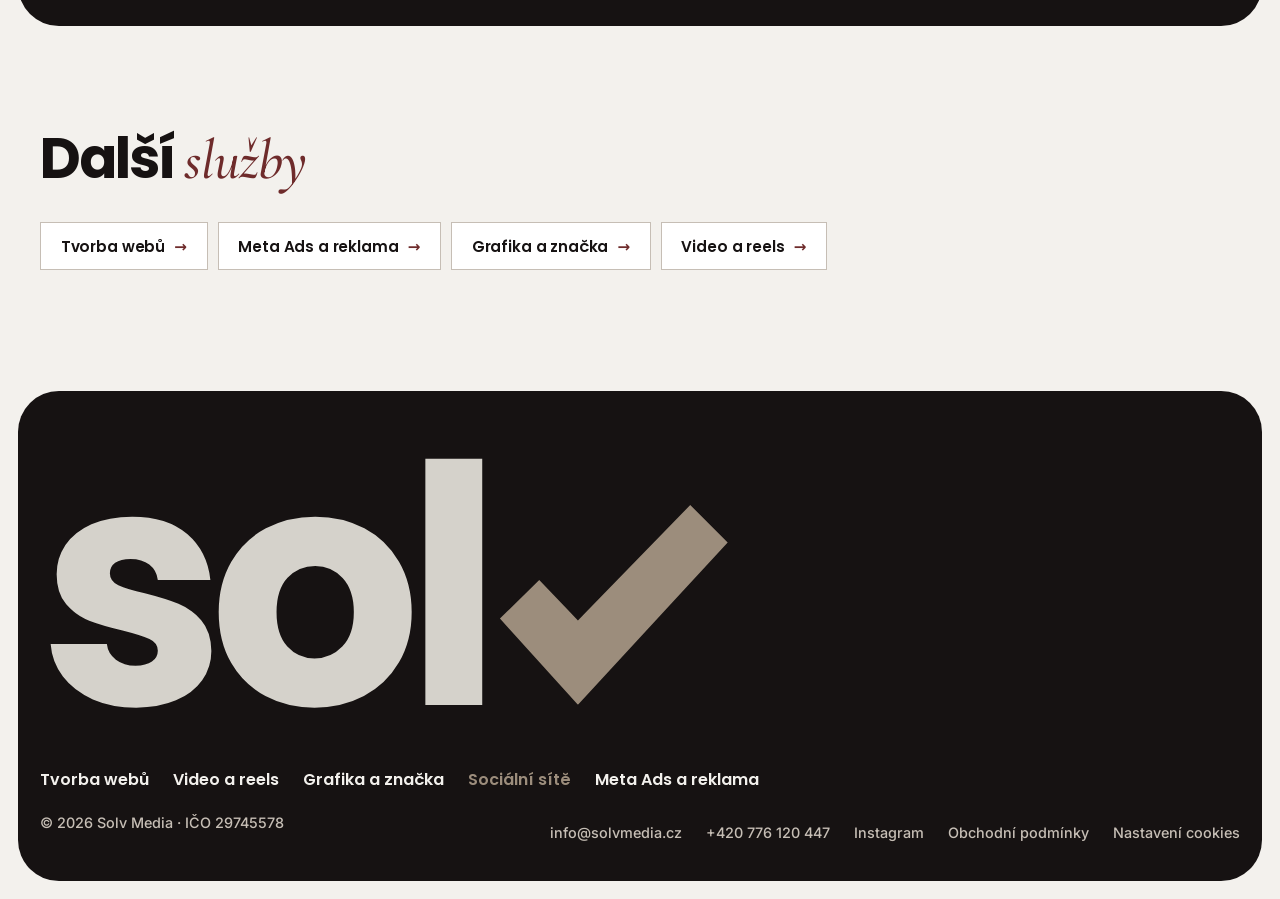
<file: socialni-site.html>
<!doctype html>
<html lang="cs">
<head>
<meta charset="utf-8">
<meta name="viewport" content="width=device-width, initial-scale=1, viewport-fit=cover">
<title>Správa sociálních sítí Olomouc a Ostrava | Solv Media</title>
<meta name="description" content="Správa sociálních sítí pro firmy: plán obsahu, tvorba příspěvků a karuselů na Instagram a Facebook, texty a péče o komunitu. Solv Media, Olomouc a Ostrava.">
<meta name="robots" content="index, follow, max-image-preview:large">
<link rel="canonical" href="https://solvmedia.cz/socialni-site">
<meta property="og:type" content="website">
<meta property="og:locale" content="cs_CZ">
<meta property="og:site_name" content="Solv Media">
<meta property="og:title" content="Správa sociálních sítí Olomouc a Ostrava | Solv Media">
<meta property="og:description" content="Správa sociálních sítí pro firmy: plán obsahu, tvorba příspěvků a karuselů na Instagram a Facebook, texty a péče o komunitu. Solv Media, Olomouc a Ostrava.">
<meta property="og:url" content="https://solvmedia.cz/socialni-site">
<meta property="og:image" content="https://solvmedia.cz/img/og-image.jpg">
<meta property="og:image:width" content="1200">
<meta property="og:image:height" content="630">
<meta name="twitter:card" content="summary_large_image">
<script type="application/ld+json">{"@context": "https://schema.org", "@graph": [{"@type": "WebPage", "@id": "https://solvmedia.cz/socialni-site#webpage", "url": "https://solvmedia.cz/socialni-site", "name": "Správa sociálních sítí Olomouc a Ostrava | Solv Media", "description": "Správa sociálních sítí pro firmy: plán obsahu, tvorba příspěvků a karuselů na Instagram a Facebook, texty a péče o komunitu. Solv Media, Olomouc a Ostrava.", "inLanguage": "cs", "isPartOf": {"@id": "https://solvmedia.cz/#web"}, "about": {"@id": "https://solvmedia.cz/socialni-site#service"}, "breadcrumb": {"@id": "https://solvmedia.cz/socialni-site#breadcrumb"}}, {"@type": "Service", "@id": "https://solvmedia.cz/socialni-site#service", "name": "Správa sociálních sítí", "serviceType": "Správa sociálních sítí", "description": "Připravíme plán obsahu na měsíc dopředu, navrhneme příspěvky a karusely, napíšeme texty a publikujeme je. Vy jen schválíte.", "url": "https://solvmedia.cz/socialni-site", "provider": {"@id": "https://solvmedia.cz/#org"}, "areaServed": [{"@type": "City", "name": "Olomouc"}, {"@type": "City", "name": "Ostrava"}, {"@type": "City", "name": "Frýdek-Místek"}, {"@type": "AdministrativeArea", "name": "Moravskoslezský kraj"}, {"@type": "AdministrativeArea", "name": "Olomoucký kraj"}, {"@type": "Country", "name": "Česko"}], "availableLanguage": "cs"}, {"@type": "BreadcrumbList", "@id": "https://solvmedia.cz/socialni-site#breadcrumb", "itemListElement": [{"@type": "ListItem", "position": 1, "name": "Solv Media", "item": "https://solvmedia.cz/"}, {"@type": "ListItem", "position": 2, "name": "Sociální sítě", "item": "https://solvmedia.cz/socialni-site"}]}, {"@type": "FAQPage", "@id": "https://solvmedia.cz/socialni-site#faq", "mainEntity": [{"@type": "Question", "name": "Kolik příspěvků měsíčně připravíte?", "acceptedAnswer": {"@type": "Answer", "text": "Počet domluvíme podle vašich cílů a rozpočtu. Obvykle jde o několik příspěvků týdně doplněných o stories a reels."}}, {"@type": "Question", "name": "Musím obsah schvalovat?", "acceptedAnswer": {"@type": "Answer", "text": "Ano, nic nevyjde bez vašeho OK. Plán i hotové příspěvky vám pošleme ke schválení předem."}}, {"@type": "Question", "name": "Na jakých sítích publikujete?", "acceptedAnswer": {"@type": "Answer", "text": "Hlavně na Instagramu a Facebooku. Videa umíme připravit i pro TikTok."}}, {"@type": "Question", "name": "Dá se správa sítí spojit s reklamou?", "acceptedAnswer": {"@type": "Answer", "text": "Ano. Nejlepší výsledky přináší kombinace pravidelného obsahu a placené reklamy Meta Ads."}}]}]}</script>
<meta name="theme-color" content="#F3F1ED">
<script src="/cookies.js"></script>
<link rel="icon" href="/favicon.svg" type="image/svg+xml">
<link rel="icon" href="/img/icon-192.png" type="image/png" sizes="192x192">
<link rel="apple-touch-icon" href="/apple-touch-icon.png">
<link rel="preconnect" href="https://fonts.googleapis.com">
<link rel="preconnect" href="https://fonts.gstatic.com" crossorigin>
<link rel="stylesheet" href="https://fonts.googleapis.com/css2?family=Cormorant+Garamond:ital,wght@1,500;1,600&family=Inter:wght@400;500;600&family=Poppins:wght@600;700&display=swap">
<style>
/* Podstránky: stejný vzhled jako úvodní stránka (paleta a písma 11/2026) */
:root {
  --noir: #161212;
  --taupe: #9C8D7C;
  --stone: #C6BEB5;
  --mist: #D5D2CB;
  --paper: #F3F1ED;
  --white: #FFFFFF;
  --wine: #6E2B2B;
  --wine-d: #561F1F;
  --muted: #5D5348;
  --font-head: 'Poppins', ui-sans-serif, system-ui, sans-serif;
  --font-serif: 'Cormorant Garamond', Georgia, serif;
  --font-body: 'Inter', system-ui, sans-serif;
  --gl: max(20px, env(safe-area-inset-left, 0px));
  --gr: max(20px, env(safe-area-inset-right, 0px));
  --inset: clamp(8px, 1.4vw, 18px);
  --r: clamp(26px, 3.2vw, 44px);
  color-scheme: light;
}
* { box-sizing: border-box; }
html { -webkit-text-size-adjust: 100%; text-size-adjust: 100%; scroll-padding-top: 90px; }
body { margin: 0; background: var(--paper); color: var(--noir); font: 400 15px/1.65 var(--font-body); -webkit-font-smoothing: antialiased; }
body::before { content: ""; position: fixed; inset: 0 0 auto; height: env(safe-area-inset-top, 0px); z-index: 10; background: var(--paper); }
img, video { max-width: 100%; }
a { color: inherit; }
:focus-visible { outline: 2px solid var(--noir); outline-offset: 3px; }
h1, h2, h3 { margin: 0; font-family: var(--font-head); font-weight: 700; text-wrap: balance; }
.wrap { max-width: 1240px; margin-inline: auto; padding-left: var(--gl); padding-right: var(--gr); }
.accent { font-family: var(--font-serif); font-style: italic; font-weight: 500; color: var(--wine); letter-spacing: -0.01em; }

/* Logo */
.logo { font: 700 1.8rem/1 var(--font-head); letter-spacing: -0.035em; color: var(--noir); text-decoration: none; display: inline-flex; align-items: baseline; white-space: nowrap; }
.logo svg { width: 0.69em; height: 0.6em; margin-left: 0.04em; fill: var(--taupe); flex: none; }

/* Tlačítka */
.pill { display: inline-flex; align-items: center; justify-content: center; gap: 0.8em; min-height: 46px; padding: 13px 30px; background: var(--wine); border: 1px solid var(--wine); color: var(--paper); font: 500 11px/1.2 var(--font-body); letter-spacing: .2em; text-transform: uppercase; text-decoration: none; cursor: pointer; transition: background-color .2s ease; }
.pill:hover { background: var(--wine-d); border-color: var(--wine-d); }
.pill span { color: var(--paper); letter-spacing: 0; }

/* Hlavička jako na úvodní stránce */
header.site { position: sticky; top: env(safe-area-inset-top, 0px); z-index: 5; background: color-mix(in srgb, var(--paper) 90%, transparent); backdrop-filter: blur(14px); -webkit-backdrop-filter: blur(14px); }
header.site .wrap { display: flex; align-items: center; justify-content: space-between; gap: 24px; padding-block: 14px; }
header.site .logo { font-size: 2.4rem; }
header nav { display: flex; gap: 30px; font: 500 11px/1 var(--font-body); letter-spacing: .2em; text-transform: uppercase; }
header nav a { text-decoration: none; color: var(--noir); }
header nav a:hover { color: var(--wine); }
.head-actions { display: flex; align-items: center; gap: 10px; }
.menu-btn { display: none; align-items: center; gap: 0.6em; min-height: 44px; padding: 0.72em 1.05em; color: var(--noir); background: transparent; border: 1px solid var(--stone); font: 500 11px/1 var(--font-body); letter-spacing: .2em; text-transform: uppercase; cursor: pointer; }
.menu-btn i { position: relative; display: block; width: 16px; height: 11px; border-block: 2px solid currentColor; }
.menu-btn i::after { content: ""; position: absolute; left: 0; right: 0; top: 50%; height: 2px; margin-top: -1px; background: currentColor; }
header.site.open .menu-btn i { border-color: transparent; }
header.site.open .menu-btn i::after { transform: rotate(45deg); }
header.site.open .menu-btn i::before { content: ""; position: absolute; left: 0; right: 0; top: 50%; height: 2px; margin-top: -1px; background: currentColor; transform: rotate(-45deg); }
@media (max-width: 820px) {
  header.site .logo { font-size: 2.15rem; }
  .menu-btn { display: inline-flex; }
  .head-actions .pill { display: none; }
  header nav { display: none; position: absolute; left: 0; right: 0; top: 100%; flex-direction: column; gap: 0; padding: 4px var(--gr) 24px var(--gl); background: var(--paper); border-bottom: 1px solid var(--stone); }
  header.site.open nav { display: flex; }
  header nav a { padding: 16px 0; font: 600 1.5rem/1.2 var(--font-head); letter-spacing: 0; text-transform: none; border-bottom: 1px solid var(--stone); }
  header nav a:last-child { border-bottom: 0; }
}

/* Úvod podstránky */
.intro { margin-inline: var(--inset); border-radius: var(--r); background: radial-gradient(60% 70% at 85% 10%, color-mix(in srgb, var(--paper) 75%, transparent), transparent 70%), radial-gradient(60% 60% at 10% 100%, color-mix(in srgb, var(--stone) 70%, transparent), transparent 70%), var(--mist); }
.intro .wrap { padding-block: clamp(56px, 8vw, 112px); }
.crumbs { display: flex; flex-wrap: wrap; gap: 8px; margin: 0 0 28px; padding: 0; list-style: none; font: 500 11px/1.2 var(--font-body); letter-spacing: .2em; text-transform: uppercase; color: var(--muted); }
.crumbs li + li::before { content: "/"; margin-right: 8px; color: var(--taupe); }
.crumbs a { text-decoration: none; }
.crumbs a:hover { color: var(--wine); }
.eyebrow { display: flex; align-items: center; gap: 12px; margin-bottom: 18px; font: 500 11px/1.2 var(--font-body); letter-spacing: .2em; text-transform: uppercase; color: var(--muted); }
.eyebrow::before { content: ""; width: 28px; height: 1px; background: currentColor; }
h1 { font-size: clamp(2.6rem, 6.4vw, 5.4rem); line-height: 1.06; letter-spacing: -0.04em; margin: 0 0 24px; max-width: 15em; }
.intro .lead, .intro p { margin: 0 0 32px; max-width: 38em; color: var(--muted); font-size: 1.05rem; }

/* Bloky */
.block { padding-block: clamp(56px, 8vw, 104px); }
.block + .block { padding-top: 0; }
.panel { margin-inline: var(--inset); border-radius: var(--r); }
.panel.white { background: var(--white); }
.panel + .block { padding-top: clamp(56px, 8vw, 104px); }
h2 { font-size: clamp(2.1rem, 4.4vw, 3.6rem); line-height: 1.08; letter-spacing: -0.035em; margin: 0 0 32px; }
h3 { font-size: 1.3rem; line-height: 1.2; letter-spacing: -0.02em; margin: 0 0 10px; }

/* Co pro vás uděláme: karty v mlze */
.grid { display: grid; grid-template-columns: repeat(3, minmax(0, 1fr)); gap: 14px; list-style: none; margin: 0; padding: 0; counter-reset: item; }
.grid li { position: relative; padding: 26px 24px 28px; border-radius: 22px; background: var(--mist); counter-increment: item; }
.grid li::before { content: counter(item, decimal-leading-zero); display: block; margin-bottom: 22px; font: italic 500 2rem/1 var(--font-serif); color: var(--wine); }
.grid li p { margin: 0; color: var(--muted); font-size: 0.95rem; line-height: 1.6; }

/* Pro koho: nadpis vlevo, text vpravo */
.split { display: grid; grid-template-columns: minmax(0, 0.9fr) minmax(0, 1.1fr); gap: 16px 64px; align-items: start; }
.split h2 { margin: 0; }
.split .txt { display: grid; gap: 16px; }
.who { max-width: 40em; color: var(--muted); font-size: 1.05rem; margin: 0 !important; }
.who:first-child { color: var(--noir); font-size: 1.15rem; font-weight: 500; line-height: 1.55; }

/* Ukázky */
.works { display: grid; grid-template-columns: repeat(auto-fill, minmax(min(100%, 260px), 1fr)); gap: 24px; align-items: start; }
.works.wide { grid-template-columns: repeat(auto-fill, minmax(min(100%, 400px), 1fr)); }
.works figure { margin: 0; padding: 8px 8px 0; background: var(--white); border-radius: 10px; box-shadow: 0 26px 50px -30px color-mix(in srgb, var(--noir) 55%, transparent); }
.works img, .works video { display: block; width: 100%; height: auto; border-radius: 6px; background: var(--mist); }
.works.reels { grid-template-columns: repeat(auto-fill, minmax(min(100%, 230px), 1fr)); }
.works.reels figure { max-width: 320px; padding: 6px 6px 0; background: var(--noir); border-radius: 26px; color: var(--paper); }
.works.reels video { aspect-ratio: 9 / 16; object-fit: cover; border-radius: 21px; background: #2a2424; }
.works.reels figcaption { color: var(--stone); padding-inline: 12px; }
.works.reels figcaption b { color: var(--paper); }
.works figcaption { padding: 14px 6px 16px; display: grid; gap: 2px; font-size: 0.9rem; color: var(--muted); }
.works figcaption b { color: var(--noir); font: 700 1.1rem/1.25 var(--font-head); letter-spacing: -0.015em; }
.works figcaption a { text-decoration: none; }
.works figcaption a:hover { color: var(--wine); }

/* Časté otázky */
.faq { max-width: 52em; border-top: 1px solid var(--stone); }
.faq details { border-bottom: 1px solid var(--stone); }
.faq summary { cursor: pointer; padding: 22px 0; font: 600 1.1rem/1.35 var(--font-head); letter-spacing: -0.015em; list-style: none; display: flex; justify-content: space-between; align-items: center; gap: 16px; }
.faq summary::-webkit-details-marker { display: none; }
.faq summary::after { content: "+"; flex: none; display: grid; place-items: center; width: 32px; height: 32px; border: 1px solid var(--stone); color: var(--wine); font: 400 1.2rem/1 var(--font-body); transition: transform .2s ease; }
.faq details[open] summary::after { transform: rotate(45deg); }
.faq summary:hover { color: var(--wine); }
.faq details p { margin: -6px 0 22px; max-width: 44em; color: var(--muted); }

/* Výzva: tmavý panel */
.cta { margin-inline: var(--inset); border-radius: var(--r); background: var(--noir); color: var(--paper); }
.cta .wrap { padding-block: clamp(56px, 8vw, 104px); display: grid; gap: 20px; justify-items: start; }
.cta h2 { margin: 0; color: var(--paper); }
.cta h2 .accent { color: var(--stone); }
.cta p { margin: 0 0 8px; color: var(--stone); max-width: 36em; font-size: 1.05rem; }
.cta :focus-visible { outline-color: var(--paper); }

/* Další služby */
.others { display: flex; flex-wrap: wrap; gap: 10px; list-style: none; margin: 0; padding: 0; }
.others a { display: inline-flex; align-items: center; gap: 0.6em; min-height: 48px; padding: 0 1.3em; background: var(--white); border: 1px solid var(--stone); text-decoration: none; font: 600 0.95rem/1 var(--font-head); letter-spacing: -0.01em; transition: border-color .2s ease, color .2s ease; }
.others a::after { content: "→"; color: var(--wine); }
.others a:hover { border-color: var(--wine); color: var(--wine); }

/* Patička jako na úvodní stránce */
footer { color: var(--paper); background: var(--noir); margin: var(--inset); border-radius: var(--r); overflow: hidden; }
footer .wrap { padding-block: 40px 28px; display: grid; gap: 12px; }
footer .logo { color: var(--mist); }
footer .logo svg { fill: var(--taupe); }
footer .big { font-size: clamp(5rem, 26vw, 21rem); letter-spacing: -0.05em; line-height: 0.95; }
footer .services-nav { display: flex; flex-wrap: wrap; gap: 0 24px; font: 600 1rem/1.4 var(--font-head); }
footer .services-nav a { display: inline-block; padding-block: 10px; text-decoration: none; color: var(--paper); }
footer .row { display: flex; flex-wrap: wrap; justify-content: space-between; gap: 12px 24px; font: 500 0.9rem/1.4 var(--font-body); color: var(--stone); }
footer .links { display: flex; flex-wrap: wrap; gap: 8px 24px; }
footer .links a { display: inline-block; padding-block: 10px; text-decoration: none; }
footer .services-nav a:hover, footer .links a:hover { color: var(--stone); }
footer .services-nav a[aria-current] { color: var(--taupe); }
footer :focus-visible { outline-color: var(--paper); }

/* Spodní lišta s rychlým kontaktem na mobilu */
.mobile-cta { display: none; }
@media (max-width: 820px) {
  body { padding-bottom: calc(76px + env(safe-area-inset-bottom, 0px)); }
  .mobile-cta { display: flex; gap: 8px; position: fixed; z-index: 6; left: 10px; right: 10px; bottom: calc(10px + env(safe-area-inset-bottom, 0px)); padding: 7px; background: color-mix(in srgb, var(--noir) 94%, transparent); backdrop-filter: blur(10px); -webkit-backdrop-filter: blur(10px); box-shadow: 0 16px 40px -14px rgba(7, 13, 13, 0.55); }
  .mobile-cta a { flex: 1; display: inline-flex; align-items: center; justify-content: center; gap: 8px; min-height: 46px; font: 500 11px/1 var(--font-body); letter-spacing: .2em; text-transform: uppercase; text-decoration: none; color: var(--paper); }
  .mobile-cta a.go { background: var(--wine); }
  .mobile-cta svg { width: 16px; height: 16px; fill: none; stroke: currentColor; stroke-width: 2; stroke-linecap: round; stroke-linejoin: round; }
}

@media (max-width: 900px) { .grid { grid-template-columns: repeat(2, minmax(0, 1fr)); } .split { grid-template-columns: 1fr; } }
@media (max-width: 600px) { .grid { grid-template-columns: 1fr; } .grid li::before { margin-bottom: 14px; } }
@media (prefers-reduced-motion: reduce) { * { transition: none !important; } }
</style>
</head>
<body>
<svg width="0" height="0" style="position:absolute" aria-hidden="true">
  <symbol id="tick" viewBox="755 98 365 320"><polygon points="755,280 818,218 880,283 1060,98 1120,158 880,418"/></symbol>
</svg>

<header class="site">
  <div class="wrap">
    <a class="logo" href="/" aria-label="solv, Solv Media – hlavní stránka">sol<svg aria-hidden="true"><use href="#tick"/></svg></a>
    <nav aria-label="Hlavní" id="nav">
      <a href="/#sluzby">Služby</a>
      <a href="/#portfolio">Portfolio</a>
      <a href="/#postup">Postup</a>
      <a href="/#tym">Tým</a>
      <a href="/#kontakt">Kontakt</a>
    </nav>
    <div class="head-actions">
      <a class="pill" href="/#kontakt">Napište nám</a>
      <button class="menu-btn" type="button" id="menu-btn" aria-expanded="false" aria-controls="nav"><i aria-hidden="true"></i><span>Menu</span></button>
    </div>
  </div>
</header>

<main>
  <div class="intro">
    <div class="wrap">
      <ol class="crumbs" aria-label="Drobečková navigace"><li><a href="/">Solv Media</a></li><li>Sociální sítě</li></ol>
      <span class="eyebrow">Sociální sítě</span>
      <h1>Sítě, o které se <span class="accent">nemusíte starat</span></h1>
      <p class="lead">Připravíme plán obsahu na měsíc dopředu, navrhneme příspěvky a karusely, napíšeme texty a publikujeme je. Vy jen schválíte.</p>
      <a class="pill" href="/#kontakt">Nezávazná poptávka <span aria-hidden="true">→</span></a>
    </div>
  </div>

  <section class="panel white block" aria-labelledby="co-h"><div class="wrap">
    <h2 id="co-h">Co pro vás <span class="accent">uděláme</span></h2>
    <ul class="grid">
        <li><h3>Plán obsahu</h3><p>Na začátku měsíce dostanete přehled, co a kdy vyjde. Nic nevyjde bez vašeho schválení.</p></li>
        <li><h3>Příspěvky a karusely</h3><p>Grafiku i texty děláme sami, v jednotném stylu vaší značky.</p></li>
        <li><h3>Video a reels</h3><p>Obsah doplníme o krátká videa, která na sítích mají největší dosah.</p></li>
        <li><h3>Instagram a Facebook</h3><p>Publikujeme na obou sítích a přizpůsobíme formáty každé z nich.</p></li>
        <li><h3>Péče o komunitu</h3><p>Hlídáme komentáře a zprávy, aby žádný zákazník nezůstal bez odpovědi.</p></li>
        <li><h3>Vyhodnocení</h3><p>Každý měsíc ukážeme, co fungovalo, a podle toho upravíme další plán.</p></li>
    </ul>
  </div></section>

  <section class="wrap block split" aria-labelledby="pro-h">
    <h2 id="pro-h">Pro <span class="accent">koho</span> to je</h2>
    <div class="txt"><p class="who">Správu sítí děláme pro firmy, které vědí, že by na sítích být měly, ale nemají na ně čas ani člověka. Obchody, služby, řemeslníci, gastro i osobní značky.</p>
    <p class="who">Sídlíme v Olomouci a pracujeme hlavně pro firmy z Moravskoslezského kraje: z Ostravy, Frýdku-Místku, Opavy, Havířova, Karviné i okolí. Natáčet a na schůzky jezdíme osobně, ostatní zvládneme na dálku po celé republice.</p></div>
  </section>

  <section class="wrap block" aria-labelledby="ukazky-h">
    <h2 id="ukazky-h">Ukázky <span class="accent">naší práce</span></h2>
    <div class="works">
        <figure><picture><source type="image/webp" srcset="/img/mpl-darek-540.webp 540w, /img/mpl-darek-1080.webp 1080w" sizes="(max-width: 900px) 100vw, 600px"><img src="/img/mpl-darek-1080.jpg" srcset="/img/mpl-darek-540.jpg 540w, /img/mpl-darek-1080.jpg 1080w" sizes="(max-width: 900px) 100vw, 600px" alt="Příspěvek pro MPL Stavebniny: dárek zdarma k půjčovnému nad 1 000 Kč" width="1080" height="1350" loading="lazy" decoding="async"></picture><figcaption><b>MPL Stavebniny</b><span>Dárek k půjčovnému nářadí</span></figcaption></figure>
        <figure><picture><source type="image/webp" srcset="/img/hq-husqvarna-pily-600.webp 600w, /img/hq-husqvarna-pily-1200.webp 1200w" sizes="(max-width: 900px) 100vw, 600px"><img src="/img/hq-husqvarna-pily-1200.jpg" srcset="/img/hq-husqvarna-pily-600.jpg 600w, /img/hq-husqvarna-pily-1200.jpg 1200w" sizes="(max-width: 900px) 100vw, 600px" alt="Příspěvek pro HQ Technik Ostrava: podzimní slevy na motorové pily Husqvarna" width="1200" height="1200" loading="lazy" decoding="async"></picture><figcaption><b>HQ Technik Ostrava</b><span>Podzimní akce na techniku Husqvarna</span></figcaption></figure>
        <figure><picture><source type="image/webp" srcset="/img/mpl-haspl-540.webp 540w, /img/mpl-haspl-1080.webp 1080w" sizes="(max-width: 900px) 100vw, 600px"><img src="/img/mpl-haspl-1080.jpg" srcset="/img/mpl-haspl-540.jpg 540w, /img/mpl-haspl-1080.jpg 1080w" sizes="(max-width: 900px) 100vw, 600px" alt="Příspěvek pro MPL Stavebniny: malé balení spojovacího materiálu HASPL" width="1080" height="1350" loading="lazy" decoding="async"></picture><figcaption><b>MPL Stavebniny</b><span>Novinka: malá balení HASPL</span></figcaption></figure>
    </div>
  </section>

  <section class="wrap block" aria-labelledby="faq-h">
    <h2 id="faq-h">Časté <span class="accent">otázky</span></h2>
    <div class="faq">
        <details><summary>Kolik příspěvků měsíčně připravíte?</summary><p>Počet domluvíme podle vašich cílů a rozpočtu. Obvykle jde o několik příspěvků týdně doplněných o stories a reels.</p></details>
        <details><summary>Musím obsah schvalovat?</summary><p>Ano, nic nevyjde bez vašeho OK. Plán i hotové příspěvky vám pošleme ke schválení předem.</p></details>
        <details><summary>Na jakých sítích publikujete?</summary><p>Hlavně na Instagramu a Facebooku. Videa umíme připravit i pro TikTok.</p></details>
        <details><summary>Dá se správa sítí spojit s reklamou?</summary><p>Ano. Nejlepší výsledky přináší kombinace pravidelného obsahu a placené reklamy Meta Ads.</p></details>
    </div>
  </section>

  <section class="cta" aria-labelledby="cta-h">
    <div class="wrap">
      <h2 id="cta-h">Máte nápad? <span class="accent">Ozvěte se.</span></h2>
      <p>Napište nám, co potřebujete. Ozveme se do dvou pracovních dnů s návrhem a cenou.</p>
      <a class="pill" href="/#kontakt">Napsat poptávku <span aria-hidden="true">→</span></a>
    </div>
  </section>

  <section class="wrap block" aria-labelledby="dalsi-h">
    <h2 id="dalsi-h">Další <span class="accent">služby</span></h2>
    <ul class="others"><li><a href="/tvorba-webu">Tvorba webů</a></li><li><a href="/meta-ads">Meta Ads a reklama</a></li><li><a href="/grafika">Grafika a značka</a></li><li><a href="/video">Video a reels</a></li></ul>
  </section>
</main>

<footer>
  <div class="wrap">
    <a class="logo big" href="/" aria-label="solv, Solv Media – hlavní stránka">sol<svg aria-hidden="true"><use href="#tick"/></svg></a>
    <nav class="services-nav" aria-label="Služby"><a href="/tvorba-webu">Tvorba webů</a><a href="/video">Video a reels</a><a href="/grafika">Grafika a značka</a><a href="/socialni-site" aria-current="page">Sociální sítě</a><a href="/meta-ads">Meta Ads a reklama</a></nav>
    <div class="row"><span>© 2026 Solv Media · IČO 29745578</span><span class="links"><a href="mailto:info@solvmedia.cz">info@solvmedia.cz</a><a href="tel:+420776120447">+420 776 120 447</a><a href="https://instagram.com/solv.media/" target="_blank" rel="noopener">Instagram</a><a href="/obchodni-podminky">Obchodní podmínky</a><a href="#" data-cookies>Nastavení cookies</a></span></div>
  </div>
</footer>

<nav class="mobile-cta" aria-label="Rychlý kontakt">
  <a href="tel:+420776120447"><svg viewBox="0 0 24 24" aria-hidden="true"><path d="M5 4h4l2 5-2.5 1.5a11 11 0 0 0 5 5L15 13l5 2v4a2 2 0 0 1-2 2A16 16 0 0 1 3 6a2 2 0 0 1 2-2"/></svg>Zavolat</a>
  <a class="go" href="/#kontakt">Poptávka <span aria-hidden="true">→</span></a>
</nav>

<script>
(function () {
  var header = document.querySelector('header.site'), btn = document.getElementById('menu-btn');
  if (!header || !btn) return;
  function setMenu(open) { header.classList.toggle('open', open); btn.setAttribute('aria-expanded', open ? 'true' : 'false'); btn.lastChild.textContent = open ? 'Zavřít' : 'Menu'; }
  btn.addEventListener('click', function () { setMenu(!header.classList.contains('open')); });
  document.querySelectorAll('#nav a').forEach(function (a) { a.addEventListener('click', function () { setMenu(false); }); });
  document.addEventListener('keydown', function (e) { if (e.key === 'Escape' && header.classList.contains('open')) { setMenu(false); btn.focus(); } });
})();
</script>
</body>
</html>
</file>
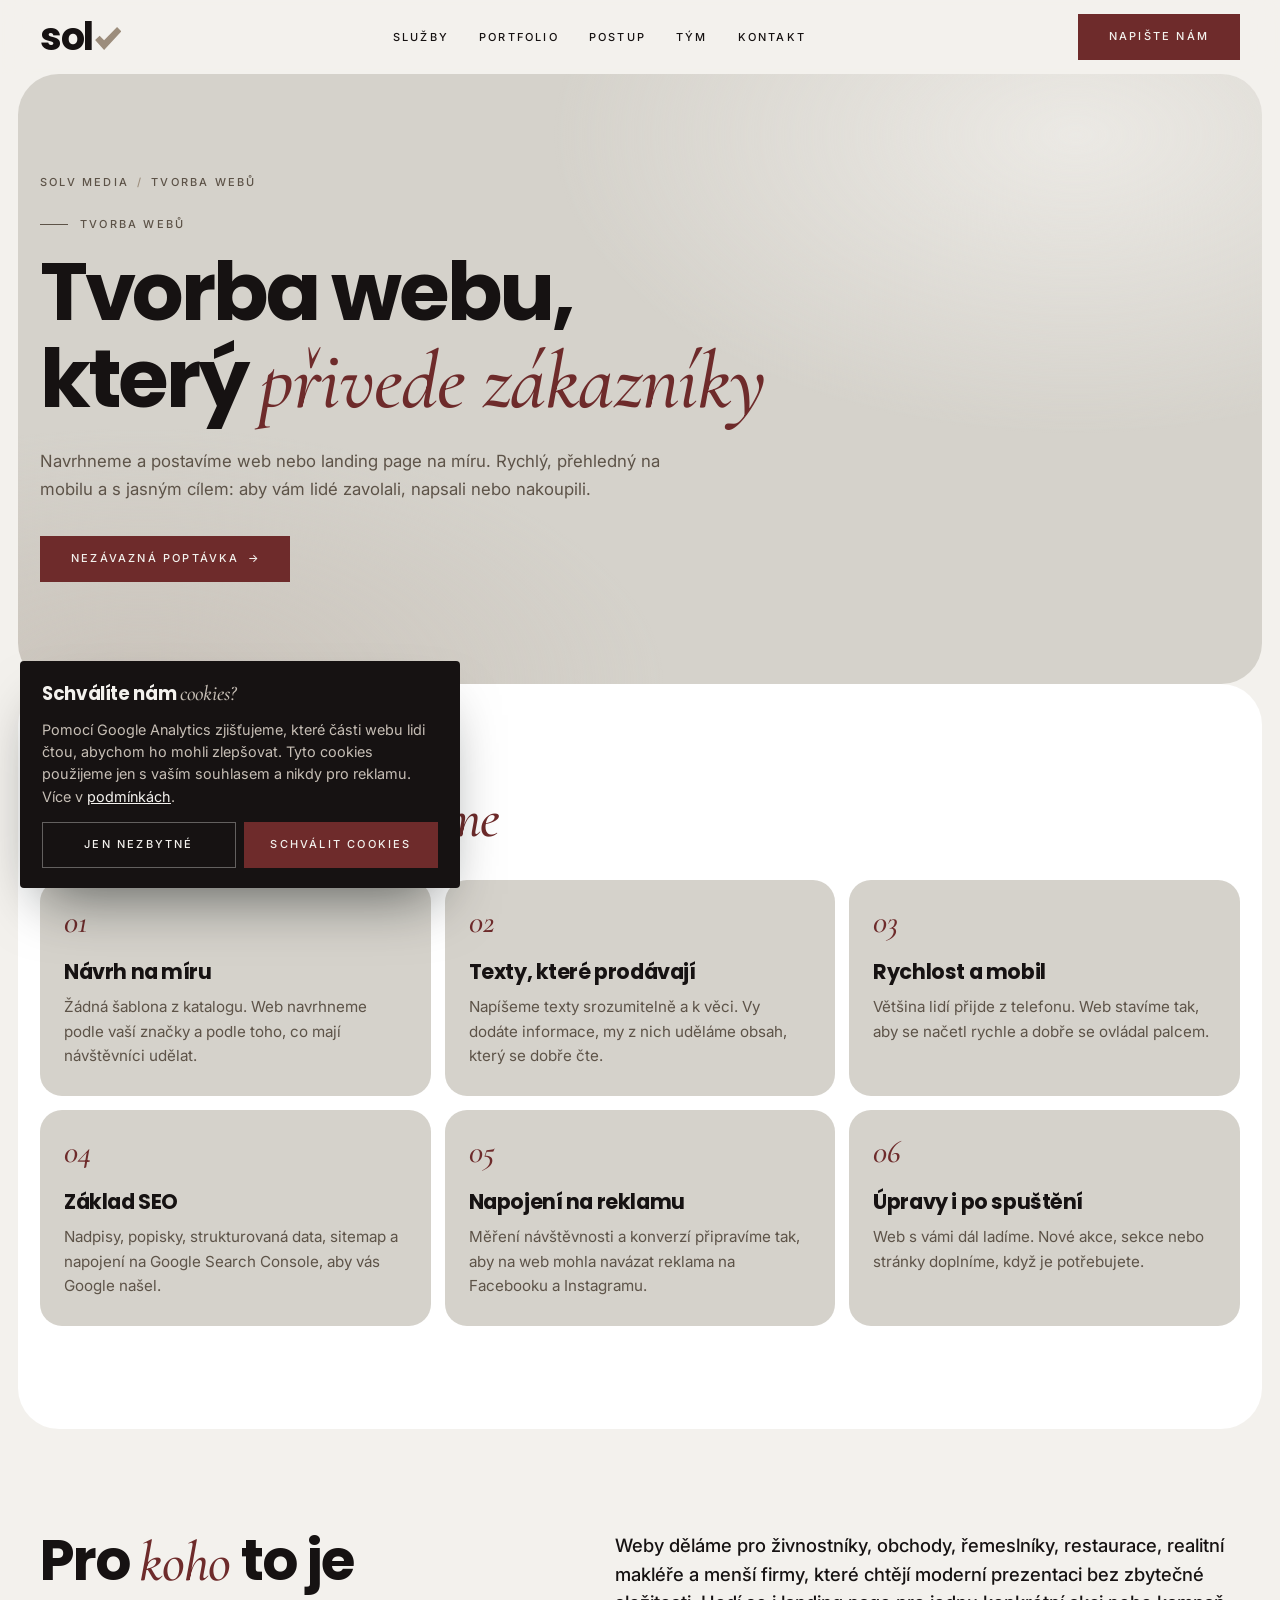
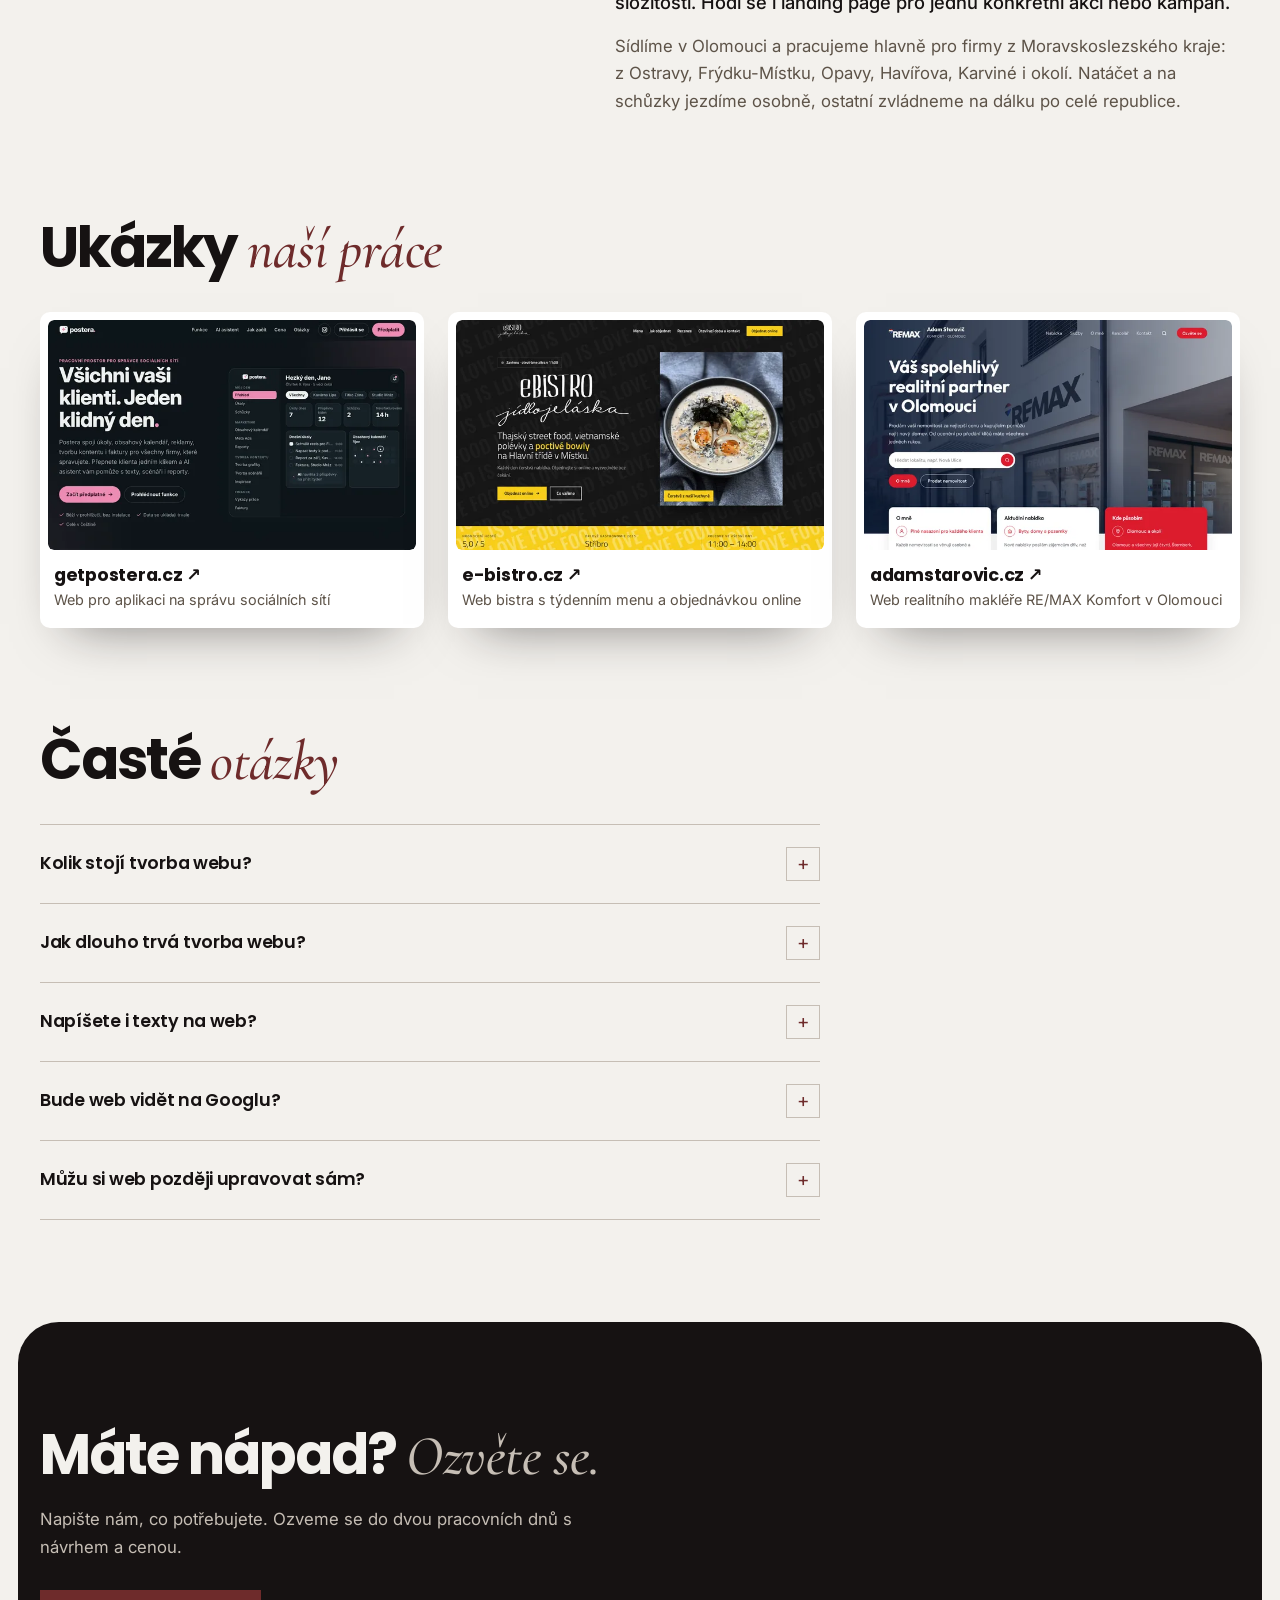
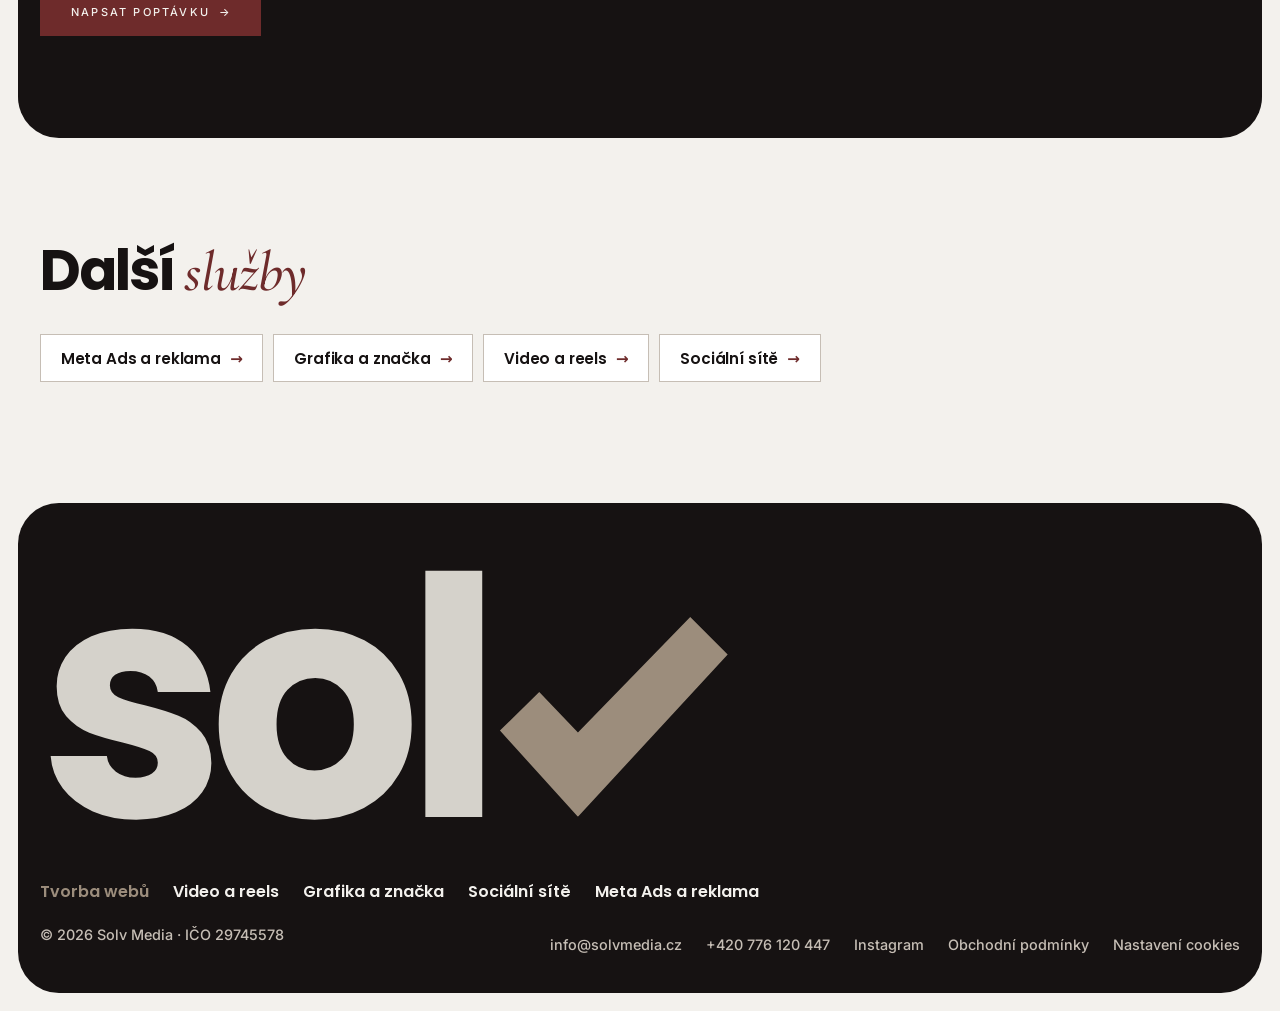
<file: tvorba-webu.html>
<!doctype html>
<html lang="cs">
<head>
<meta charset="utf-8">
<meta name="viewport" content="width=device-width, initial-scale=1, viewport-fit=cover">
<title>Tvorba webu na míru Olomouc a Ostrava | Solv Media</title>
<meta name="description" content="Tvorba webových stránek a landing page na míru. Návrh, texty, rychlý web na mobilu i počítači a základ SEO. Solv Media, Olomouc a Moravskoslezský kraj.">
<meta name="robots" content="index, follow, max-image-preview:large">
<link rel="canonical" href="https://solvmedia.cz/tvorba-webu">
<meta property="og:type" content="website">
<meta property="og:locale" content="cs_CZ">
<meta property="og:site_name" content="Solv Media">
<meta property="og:title" content="Tvorba webu na míru Olomouc a Ostrava | Solv Media">
<meta property="og:description" content="Tvorba webových stránek a landing page na míru. Návrh, texty, rychlý web na mobilu i počítači a základ SEO. Solv Media, Olomouc a Moravskoslezský kraj.">
<meta property="og:url" content="https://solvmedia.cz/tvorba-webu">
<meta property="og:image" content="https://solvmedia.cz/img/og-image.jpg">
<meta property="og:image:width" content="1200">
<meta property="og:image:height" content="630">
<meta name="twitter:card" content="summary_large_image">
<script type="application/ld+json">{"@context": "https://schema.org", "@graph": [{"@type": "WebPage", "@id": "https://solvmedia.cz/tvorba-webu#webpage", "url": "https://solvmedia.cz/tvorba-webu", "name": "Tvorba webu na míru Olomouc a Ostrava | Solv Media", "description": "Tvorba webových stránek a landing page na míru. Návrh, texty, rychlý web na mobilu i počítači a základ SEO. Solv Media, Olomouc a Moravskoslezský kraj.", "inLanguage": "cs", "isPartOf": {"@id": "https://solvmedia.cz/#web"}, "about": {"@id": "https://solvmedia.cz/tvorba-webu#service"}, "breadcrumb": {"@id": "https://solvmedia.cz/tvorba-webu#breadcrumb"}}, {"@type": "Service", "@id": "https://solvmedia.cz/tvorba-webu#service", "name": "Tvorba webových stránek", "serviceType": "Tvorba webu na míru", "description": "Navrhneme a postavíme web nebo landing page na míru. Rychlý, přehledný na mobilu a s jasným cílem: aby vám lidé zavolali, napsali nebo nakoupili.", "url": "https://solvmedia.cz/tvorba-webu", "provider": {"@id": "https://solvmedia.cz/#org"}, "areaServed": [{"@type": "City", "name": "Olomouc"}, {"@type": "City", "name": "Ostrava"}, {"@type": "City", "name": "Frýdek-Místek"}, {"@type": "AdministrativeArea", "name": "Moravskoslezský kraj"}, {"@type": "AdministrativeArea", "name": "Olomoucký kraj"}, {"@type": "Country", "name": "Česko"}], "availableLanguage": "cs"}, {"@type": "BreadcrumbList", "@id": "https://solvmedia.cz/tvorba-webu#breadcrumb", "itemListElement": [{"@type": "ListItem", "position": 1, "name": "Solv Media", "item": "https://solvmedia.cz/"}, {"@type": "ListItem", "position": 2, "name": "Tvorba webů", "item": "https://solvmedia.cz/tvorba-webu"}]}, {"@type": "FAQPage", "@id": "https://solvmedia.cz/tvorba-webu#faq", "mainEntity": [{"@type": "Question", "name": "Kolik stojí tvorba webu?", "acceptedAnswer": {"@type": "Answer", "text": "Cena záleží na rozsahu: jednoduchá landing page vyjde jinak než web s více stránkami. Po krátkém hovoru vám pošleme konkrétní nabídku s pevnou cenou."}}, {"@type": "Question", "name": "Jak dlouho trvá tvorba webu?", "acceptedAnswer": {"@type": "Answer", "text": "Záleží na rozsahu a na tom, jak rychle se sejdou podklady. Termín spuštění domluvíme hned na začátku a dodržíme ho."}}, {"@type": "Question", "name": "Napíšete i texty na web?", "acceptedAnswer": {"@type": "Answer", "text": "Ano. Texty píšeme sami z informací, které nám dáte, a vy je jen schválíte."}}, {"@type": "Question", "name": "Bude web vidět na Googlu?", "acceptedAnswer": {"@type": "Answer", "text": "Každý web dostane základ SEO: správné nadpisy, popisky, strukturovaná data a sitemap. Pozice ve vyhledávání garantovat nikdo nemůže, ale připravíme web tak, aby mu Google dobře rozuměl."}}, {"@type": "Question", "name": "Můžu si web později upravovat sám?", "acceptedAnswer": {"@type": "Answer", "text": "Domluvíme se podle toho, co vám vyhovuje. Drobné úpravy rádi uděláme za vás, nebo vám připravíme řešení, ve kterém zvládnete měnit obsah sami."}}]}]}</script>
<meta name="theme-color" content="#F3F1ED">
<script src="/cookies.js"></script>
<link rel="icon" href="/favicon.svg" type="image/svg+xml">
<link rel="icon" href="/img/icon-192.png" type="image/png" sizes="192x192">
<link rel="apple-touch-icon" href="/apple-touch-icon.png">
<link rel="preconnect" href="https://fonts.googleapis.com">
<link rel="preconnect" href="https://fonts.gstatic.com" crossorigin>
<link rel="stylesheet" href="https://fonts.googleapis.com/css2?family=Cormorant+Garamond:ital,wght@1,500;1,600&family=Inter:wght@400;500;600&family=Poppins:wght@600;700&display=swap">
<style>
/* Podstránky: stejný vzhled jako úvodní stránka (paleta a písma 11/2026) */
:root {
  --noir: #161212;
  --taupe: #9C8D7C;
  --stone: #C6BEB5;
  --mist: #D5D2CB;
  --paper: #F3F1ED;
  --white: #FFFFFF;
  --wine: #6E2B2B;
  --wine-d: #561F1F;
  --muted: #5D5348;
  --font-head: 'Poppins', ui-sans-serif, system-ui, sans-serif;
  --font-serif: 'Cormorant Garamond', Georgia, serif;
  --font-body: 'Inter', system-ui, sans-serif;
  --gl: max(20px, env(safe-area-inset-left, 0px));
  --gr: max(20px, env(safe-area-inset-right, 0px));
  --inset: clamp(8px, 1.4vw, 18px);
  --r: clamp(26px, 3.2vw, 44px);
  color-scheme: light;
}
* { box-sizing: border-box; }
html { -webkit-text-size-adjust: 100%; text-size-adjust: 100%; scroll-padding-top: 90px; }
body { margin: 0; background: var(--paper); color: var(--noir); font: 400 15px/1.65 var(--font-body); -webkit-font-smoothing: antialiased; }
body::before { content: ""; position: fixed; inset: 0 0 auto; height: env(safe-area-inset-top, 0px); z-index: 10; background: var(--paper); }
img, video { max-width: 100%; }
a { color: inherit; }
:focus-visible { outline: 2px solid var(--noir); outline-offset: 3px; }
h1, h2, h3 { margin: 0; font-family: var(--font-head); font-weight: 700; text-wrap: balance; }
.wrap { max-width: 1240px; margin-inline: auto; padding-left: var(--gl); padding-right: var(--gr); }
.accent { font-family: var(--font-serif); font-style: italic; font-weight: 500; color: var(--wine); letter-spacing: -0.01em; }

/* Logo */
.logo { font: 700 1.8rem/1 var(--font-head); letter-spacing: -0.035em; color: var(--noir); text-decoration: none; display: inline-flex; align-items: baseline; white-space: nowrap; }
.logo svg { width: 0.69em; height: 0.6em; margin-left: 0.04em; fill: var(--taupe); flex: none; }

/* Tlačítka */
.pill { display: inline-flex; align-items: center; justify-content: center; gap: 0.8em; min-height: 46px; padding: 13px 30px; background: var(--wine); border: 1px solid var(--wine); color: var(--paper); font: 500 11px/1.2 var(--font-body); letter-spacing: .2em; text-transform: uppercase; text-decoration: none; cursor: pointer; transition: background-color .2s ease; }
.pill:hover { background: var(--wine-d); border-color: var(--wine-d); }
.pill span { color: var(--paper); letter-spacing: 0; }

/* Hlavička jako na úvodní stránce */
header.site { position: sticky; top: env(safe-area-inset-top, 0px); z-index: 5; background: color-mix(in srgb, var(--paper) 90%, transparent); backdrop-filter: blur(14px); -webkit-backdrop-filter: blur(14px); }
header.site .wrap { display: flex; align-items: center; justify-content: space-between; gap: 24px; padding-block: 14px; }
header.site .logo { font-size: 2.4rem; }
header nav { display: flex; gap: 30px; font: 500 11px/1 var(--font-body); letter-spacing: .2em; text-transform: uppercase; }
header nav a { text-decoration: none; color: var(--noir); }
header nav a:hover { color: var(--wine); }
.head-actions { display: flex; align-items: center; gap: 10px; }
.menu-btn { display: none; align-items: center; gap: 0.6em; min-height: 44px; padding: 0.72em 1.05em; color: var(--noir); background: transparent; border: 1px solid var(--stone); font: 500 11px/1 var(--font-body); letter-spacing: .2em; text-transform: uppercase; cursor: pointer; }
.menu-btn i { position: relative; display: block; width: 16px; height: 11px; border-block: 2px solid currentColor; }
.menu-btn i::after { content: ""; position: absolute; left: 0; right: 0; top: 50%; height: 2px; margin-top: -1px; background: currentColor; }
header.site.open .menu-btn i { border-color: transparent; }
header.site.open .menu-btn i::after { transform: rotate(45deg); }
header.site.open .menu-btn i::before { content: ""; position: absolute; left: 0; right: 0; top: 50%; height: 2px; margin-top: -1px; background: currentColor; transform: rotate(-45deg); }
@media (max-width: 820px) {
  header.site .logo { font-size: 2.15rem; }
  .menu-btn { display: inline-flex; }
  .head-actions .pill { display: none; }
  header nav { display: none; position: absolute; left: 0; right: 0; top: 100%; flex-direction: column; gap: 0; padding: 4px var(--gr) 24px var(--gl); background: var(--paper); border-bottom: 1px solid var(--stone); }
  header.site.open nav { display: flex; }
  header nav a { padding: 16px 0; font: 600 1.5rem/1.2 var(--font-head); letter-spacing: 0; text-transform: none; border-bottom: 1px solid var(--stone); }
  header nav a:last-child { border-bottom: 0; }
}

/* Úvod podstránky */
.intro { margin-inline: var(--inset); border-radius: var(--r); background: radial-gradient(60% 70% at 85% 10%, color-mix(in srgb, var(--paper) 75%, transparent), transparent 70%), radial-gradient(60% 60% at 10% 100%, color-mix(in srgb, var(--stone) 70%, transparent), transparent 70%), var(--mist); }
.intro .wrap { padding-block: clamp(56px, 8vw, 112px); }
.crumbs { display: flex; flex-wrap: wrap; gap: 8px; margin: 0 0 28px; padding: 0; list-style: none; font: 500 11px/1.2 var(--font-body); letter-spacing: .2em; text-transform: uppercase; color: var(--muted); }
.crumbs li + li::before { content: "/"; margin-right: 8px; color: var(--taupe); }
.crumbs a { text-decoration: none; }
.crumbs a:hover { color: var(--wine); }
.eyebrow { display: flex; align-items: center; gap: 12px; margin-bottom: 18px; font: 500 11px/1.2 var(--font-body); letter-spacing: .2em; text-transform: uppercase; color: var(--muted); }
.eyebrow::before { content: ""; width: 28px; height: 1px; background: currentColor; }
h1 { font-size: clamp(2.6rem, 6.4vw, 5.4rem); line-height: 1.06; letter-spacing: -0.04em; margin: 0 0 24px; max-width: 15em; }
.intro .lead, .intro p { margin: 0 0 32px; max-width: 38em; color: var(--muted); font-size: 1.05rem; }

/* Bloky */
.block { padding-block: clamp(56px, 8vw, 104px); }
.block + .block { padding-top: 0; }
.panel { margin-inline: var(--inset); border-radius: var(--r); }
.panel.white { background: var(--white); }
.panel + .block { padding-top: clamp(56px, 8vw, 104px); }
h2 { font-size: clamp(2.1rem, 4.4vw, 3.6rem); line-height: 1.08; letter-spacing: -0.035em; margin: 0 0 32px; }
h3 { font-size: 1.3rem; line-height: 1.2; letter-spacing: -0.02em; margin: 0 0 10px; }

/* Co pro vás uděláme: karty v mlze */
.grid { display: grid; grid-template-columns: repeat(3, minmax(0, 1fr)); gap: 14px; list-style: none; margin: 0; padding: 0; counter-reset: item; }
.grid li { position: relative; padding: 26px 24px 28px; border-radius: 22px; background: var(--mist); counter-increment: item; }
.grid li::before { content: counter(item, decimal-leading-zero); display: block; margin-bottom: 22px; font: italic 500 2rem/1 var(--font-serif); color: var(--wine); }
.grid li p { margin: 0; color: var(--muted); font-size: 0.95rem; line-height: 1.6; }

/* Pro koho: nadpis vlevo, text vpravo */
.split { display: grid; grid-template-columns: minmax(0, 0.9fr) minmax(0, 1.1fr); gap: 16px 64px; align-items: start; }
.split h2 { margin: 0; }
.split .txt { display: grid; gap: 16px; }
.who { max-width: 40em; color: var(--muted); font-size: 1.05rem; margin: 0 !important; }
.who:first-child { color: var(--noir); font-size: 1.15rem; font-weight: 500; line-height: 1.55; }

/* Ukázky */
.works { display: grid; grid-template-columns: repeat(auto-fill, minmax(min(100%, 260px), 1fr)); gap: 24px; align-items: start; }
.works.wide { grid-template-columns: repeat(auto-fill, minmax(min(100%, 340px), 1fr)); }
.works a.shot { display: block; overflow: hidden; border-radius: 6px; }
.works a.shot img { transition: transform .4s ease; }
.works a.shot:hover img { transform: scale(1.03); }
.works figcaption b a:hover { color: var(--wine); }
.works figure { margin: 0; padding: 8px 8px 0; background: var(--white); border-radius: 10px; box-shadow: 0 26px 50px -30px color-mix(in srgb, var(--noir) 55%, transparent); }
.works img, .works video { display: block; width: 100%; height: auto; border-radius: 6px; background: var(--mist); }
.works.reels { grid-template-columns: repeat(auto-fill, minmax(min(100%, 230px), 1fr)); }
.works.reels figure { max-width: 320px; padding: 6px 6px 0; background: var(--noir); border-radius: 26px; color: var(--paper); }
.works.reels video { aspect-ratio: 9 / 16; object-fit: cover; border-radius: 21px; background: #2a2424; }
.works.reels figcaption { color: var(--stone); padding-inline: 12px; }
.works.reels figcaption b { color: var(--paper); }
.works figcaption { padding: 14px 6px 16px; display: grid; gap: 2px; font-size: 0.9rem; color: var(--muted); }
.works figcaption b { color: var(--noir); font: 700 1.1rem/1.25 var(--font-head); letter-spacing: -0.015em; }
.works figcaption a { text-decoration: none; }
.works figcaption a:hover { color: var(--wine); }

/* Časté otázky */
.faq { max-width: 52em; border-top: 1px solid var(--stone); }
.faq details { border-bottom: 1px solid var(--stone); }
.faq summary { cursor: pointer; padding: 22px 0; font: 600 1.1rem/1.35 var(--font-head); letter-spacing: -0.015em; list-style: none; display: flex; justify-content: space-between; align-items: center; gap: 16px; }
.faq summary::-webkit-details-marker { display: none; }
.faq summary::after { content: "+"; flex: none; display: grid; place-items: center; width: 32px; height: 32px; border: 1px solid var(--stone); color: var(--wine); font: 400 1.2rem/1 var(--font-body); transition: transform .2s ease; }
.faq details[open] summary::after { transform: rotate(45deg); }
.faq summary:hover { color: var(--wine); }
.faq details p { margin: -6px 0 22px; max-width: 44em; color: var(--muted); }

/* Výzva: tmavý panel */
.cta { margin-inline: var(--inset); border-radius: var(--r); background: var(--noir); color: var(--paper); }
.cta .wrap { padding-block: clamp(56px, 8vw, 104px); display: grid; gap: 20px; justify-items: start; }
.cta h2 { margin: 0; color: var(--paper); }
.cta h2 .accent { color: var(--stone); }
.cta p { margin: 0 0 8px; color: var(--stone); max-width: 36em; font-size: 1.05rem; }
.cta :focus-visible { outline-color: var(--paper); }

/* Další služby */
.others { display: flex; flex-wrap: wrap; gap: 10px; list-style: none; margin: 0; padding: 0; }
.others a { display: inline-flex; align-items: center; gap: 0.6em; min-height: 48px; padding: 0 1.3em; background: var(--white); border: 1px solid var(--stone); text-decoration: none; font: 600 0.95rem/1 var(--font-head); letter-spacing: -0.01em; transition: border-color .2s ease, color .2s ease; }
.others a::after { content: "→"; color: var(--wine); }
.others a:hover { border-color: var(--wine); color: var(--wine); }

/* Patička jako na úvodní stránce */
footer { color: var(--paper); background: var(--noir); margin: var(--inset); border-radius: var(--r); overflow: hidden; }
footer .wrap { padding-block: 40px 28px; display: grid; gap: 12px; }
footer .logo { color: var(--mist); }
footer .logo svg { fill: var(--taupe); }
footer .big { font-size: clamp(5rem, 26vw, 21rem); letter-spacing: -0.05em; line-height: 0.95; }
footer .services-nav { display: flex; flex-wrap: wrap; gap: 0 24px; font: 600 1rem/1.4 var(--font-head); }
footer .services-nav a { display: inline-block; padding-block: 10px; text-decoration: none; color: var(--paper); }
footer .row { display: flex; flex-wrap: wrap; justify-content: space-between; gap: 12px 24px; font: 500 0.9rem/1.4 var(--font-body); color: var(--stone); }
footer .links { display: flex; flex-wrap: wrap; gap: 8px 24px; }
footer .links a { display: inline-block; padding-block: 10px; text-decoration: none; }
footer .services-nav a:hover, footer .links a:hover { color: var(--stone); }
footer .services-nav a[aria-current] { color: var(--taupe); }
footer :focus-visible { outline-color: var(--paper); }

/* Spodní lišta s rychlým kontaktem na mobilu */
.mobile-cta { display: none; }
@media (max-width: 820px) {
  body { padding-bottom: calc(76px + env(safe-area-inset-bottom, 0px)); }
  .mobile-cta { display: flex; gap: 8px; position: fixed; z-index: 6; left: 10px; right: 10px; bottom: calc(10px + env(safe-area-inset-bottom, 0px)); padding: 7px; background: color-mix(in srgb, var(--noir) 94%, transparent); backdrop-filter: blur(10px); -webkit-backdrop-filter: blur(10px); box-shadow: 0 16px 40px -14px rgba(7, 13, 13, 0.55); }
  .mobile-cta a { flex: 1; display: inline-flex; align-items: center; justify-content: center; gap: 8px; min-height: 46px; font: 500 11px/1 var(--font-body); letter-spacing: .2em; text-transform: uppercase; text-decoration: none; color: var(--paper); }
  .mobile-cta a.go { background: var(--wine); }
  .mobile-cta svg { width: 16px; height: 16px; fill: none; stroke: currentColor; stroke-width: 2; stroke-linecap: round; stroke-linejoin: round; }
}

@media (max-width: 900px) { .grid { grid-template-columns: repeat(2, minmax(0, 1fr)); } .split { grid-template-columns: 1fr; } }
@media (max-width: 600px) { .grid { grid-template-columns: 1fr; } .grid li::before { margin-bottom: 14px; } }
@media (prefers-reduced-motion: reduce) { * { transition: none !important; } }
</style>
</head>
<body>
<svg width="0" height="0" style="position:absolute" aria-hidden="true">
  <symbol id="tick" viewBox="755 98 365 320"><polygon points="755,280 818,218 880,283 1060,98 1120,158 880,418"/></symbol>
</svg>

<header class="site">
  <div class="wrap">
    <a class="logo" href="/" aria-label="solv, Solv Media – hlavní stránka">sol<svg aria-hidden="true"><use href="#tick"/></svg></a>
    <nav aria-label="Hlavní" id="nav">
      <a href="/#sluzby">Služby</a>
      <a href="/#portfolio">Portfolio</a>
      <a href="/#postup">Postup</a>
      <a href="/#tym">Tým</a>
      <a href="/#kontakt">Kontakt</a>
    </nav>
    <div class="head-actions">
      <a class="pill" href="/#kontakt">Napište nám</a>
      <button class="menu-btn" type="button" id="menu-btn" aria-expanded="false" aria-controls="nav"><i aria-hidden="true"></i><span>Menu</span></button>
    </div>
  </div>
</header>

<main>
  <div class="intro">
    <div class="wrap">
      <ol class="crumbs" aria-label="Drobečková navigace"><li><a href="/">Solv Media</a></li><li>Tvorba webů</li></ol>
      <span class="eyebrow">Tvorba webů</span>
      <h1>Tvorba webu, který <span class="accent">přivede zákazníky</span></h1>
      <p class="lead">Navrhneme a postavíme web nebo landing page na míru. Rychlý, přehledný na mobilu a s jasným cílem: aby vám lidé zavolali, napsali nebo nakoupili.</p>
      <a class="pill" href="/#kontakt">Nezávazná poptávka <span aria-hidden="true">→</span></a>
    </div>
  </div>

  <section class="panel white block" aria-labelledby="co-h"><div class="wrap">
    <h2 id="co-h">Co pro vás <span class="accent">uděláme</span></h2>
    <ul class="grid">
        <li><h3>Návrh na míru</h3><p>Žádná šablona z katalogu. Web navrhneme podle vaší značky a podle toho, co mají návštěvníci udělat.</p></li>
        <li><h3>Texty, které prodávají</h3><p>Napíšeme texty srozumitelně a k věci. Vy dodáte informace, my z nich uděláme obsah, který se dobře čte.</p></li>
        <li><h3>Rychlost a mobil</h3><p>Většina lidí přijde z telefonu. Web stavíme tak, aby se načetl rychle a dobře se ovládal palcem.</p></li>
        <li><h3>Základ SEO</h3><p>Nadpisy, popisky, strukturovaná data, sitemap a napojení na Google Search Console, aby vás Google našel.</p></li>
        <li><h3>Napojení na reklamu</h3><p>Měření návštěvnosti a konverzí připravíme tak, aby na web mohla navázat reklama na Facebooku a Instagramu.</p></li>
        <li><h3>Úpravy i po spuštění</h3><p>Web s vámi dál ladíme. Nové akce, sekce nebo stránky doplníme, když je potřebujete.</p></li>
    </ul>
  </div></section>

  <section class="wrap block split" aria-labelledby="pro-h">
    <h2 id="pro-h">Pro <span class="accent">koho</span> to je</h2>
    <div class="txt"><p class="who">Weby děláme pro živnostníky, obchody, řemeslníky, restaurace, realitní makléře a menší firmy, které chtějí moderní prezentaci bez zbytečné složitosti. Hodí se i landing page pro jednu konkrétní akci nebo kampaň.</p>
    <p class="who">Sídlíme v Olomouci a pracujeme hlavně pro firmy z Moravskoslezského kraje: z Ostravy, Frýdku-Místku, Opavy, Havířova, Karviné i okolí. Natáčet a na schůzky jezdíme osobně, ostatní zvládneme na dálku po celé republice.</p></div>
  </section>

  <section class="wrap block" aria-labelledby="ukazky-h">
    <h2 id="ukazky-h">Ukázky <span class="accent">naší práce</span></h2>
    <div class="works wide">
        <figure><a class="shot" href="https://getpostera.cz" target="_blank" rel="noopener" aria-label="getpostera.cz, otevře se v novém okně"><picture><source type="image/webp" srcset="/img/postera-640.webp 640w, /img/postera-1280.webp 1280w" sizes="(max-width: 900px) 100vw, 400px"><img src="/img/postera-1280.jpg" srcset="/img/postera-640.jpg 640w, /img/postera-1280.jpg 1280w" sizes="(max-width: 900px) 100vw, 400px" alt="Úvodní stránka webu getpostera.cz" width="1280" height="800" loading="lazy" decoding="async"></picture></a><figcaption><b><a href="https://getpostera.cz" target="_blank" rel="noopener">getpostera.cz <span aria-hidden="true">↗</span></a></b><span>Web pro aplikaci na správu sociálních sítí</span></figcaption></figure>
        <figure><a class="shot" href="https://www.e-bistro.cz" target="_blank" rel="noopener" aria-label="e-bistro.cz, otevře se v novém okně"><picture><source type="image/webp" srcset="/img/ebistro-640.webp 640w, /img/ebistro-1280.webp 1280w" sizes="(max-width: 900px) 100vw, 400px"><img src="/img/ebistro-1280.jpg" srcset="/img/ebistro-640.jpg 640w, /img/ebistro-1280.jpg 1280w" sizes="(max-width: 900px) 100vw, 400px" alt="Úvodní stránka webu eBISTRO Místek" width="1280" height="800" loading="lazy" decoding="async"></picture></a><figcaption><b><a href="https://www.e-bistro.cz" target="_blank" rel="noopener">e-bistro.cz <span aria-hidden="true">↗</span></a></b><span>Web bistra s týdenním menu a objednávkou online</span></figcaption></figure>
        <figure><a class="shot" href="https://adamstarovic.cz" target="_blank" rel="noopener" aria-label="adamstarovic.cz, otevře se v novém okně"><picture><source type="image/webp" srcset="/img/starovic-640.webp 640w, /img/starovic-1280.webp 1280w" sizes="(max-width: 900px) 100vw, 400px"><img src="/img/starovic-1280.jpg" srcset="/img/starovic-640.jpg 640w, /img/starovic-1280.jpg 1280w" sizes="(max-width: 900px) 100vw, 400px" alt="Úvodní stránka webu realitního makléře Adama Staroviče" width="1280" height="800" loading="lazy" decoding="async"></picture></a><figcaption><b><a href="https://adamstarovic.cz" target="_blank" rel="noopener">adamstarovic.cz <span aria-hidden="true">↗</span></a></b><span>Web realitního makléře RE/MAX Komfort v Olomouci</span></figcaption></figure>
    </div>
  </section>

  <section class="wrap block" aria-labelledby="faq-h">
    <h2 id="faq-h">Časté <span class="accent">otázky</span></h2>
    <div class="faq">
        <details><summary>Kolik stojí tvorba webu?</summary><p>Cena záleží na rozsahu: jednoduchá landing page vyjde jinak než web s více stránkami. Po krátkém hovoru vám pošleme konkrétní nabídku s pevnou cenou.</p></details>
        <details><summary>Jak dlouho trvá tvorba webu?</summary><p>Záleží na rozsahu a na tom, jak rychle se sejdou podklady. Termín spuštění domluvíme hned na začátku a dodržíme ho.</p></details>
        <details><summary>Napíšete i texty na web?</summary><p>Ano. Texty píšeme sami z informací, které nám dáte, a vy je jen schválíte.</p></details>
        <details><summary>Bude web vidět na Googlu?</summary><p>Každý web dostane základ SEO: správné nadpisy, popisky, strukturovaná data a sitemap. Pozice ve vyhledávání garantovat nikdo nemůže, ale připravíme web tak, aby mu Google dobře rozuměl.</p></details>
        <details><summary>Můžu si web později upravovat sám?</summary><p>Domluvíme se podle toho, co vám vyhovuje. Drobné úpravy rádi uděláme za vás, nebo vám připravíme řešení, ve kterém zvládnete měnit obsah sami.</p></details>
    </div>
  </section>

  <section class="cta" aria-labelledby="cta-h">
    <div class="wrap">
      <h2 id="cta-h">Máte nápad? <span class="accent">Ozvěte se.</span></h2>
      <p>Napište nám, co potřebujete. Ozveme se do dvou pracovních dnů s návrhem a cenou.</p>
      <a class="pill" href="/#kontakt">Napsat poptávku <span aria-hidden="true">→</span></a>
    </div>
  </section>

  <section class="wrap block" aria-labelledby="dalsi-h">
    <h2 id="dalsi-h">Další <span class="accent">služby</span></h2>
    <ul class="others"><li><a href="/meta-ads">Meta Ads a reklama</a></li><li><a href="/grafika">Grafika a značka</a></li><li><a href="/video">Video a reels</a></li><li><a href="/socialni-site">Sociální sítě</a></li></ul>
  </section>
</main>

<footer>
  <div class="wrap">
    <a class="logo big" href="/" aria-label="solv, Solv Media – hlavní stránka">sol<svg aria-hidden="true"><use href="#tick"/></svg></a>
    <nav class="services-nav" aria-label="Služby"><a href="/tvorba-webu" aria-current="page">Tvorba webů</a><a href="/video">Video a reels</a><a href="/grafika">Grafika a značka</a><a href="/socialni-site">Sociální sítě</a><a href="/meta-ads">Meta Ads a reklama</a></nav>
    <div class="row"><span>© 2026 Solv Media · IČO 29745578</span><span class="links"><a href="mailto:info@solvmedia.cz">info@solvmedia.cz</a><a href="tel:+420776120447">+420 776 120 447</a><a href="https://instagram.com/solv.media/" target="_blank" rel="noopener">Instagram</a><a href="/obchodni-podminky">Obchodní podmínky</a><a href="#" data-cookies>Nastavení cookies</a></span></div>
  </div>
</footer>

<nav class="mobile-cta" aria-label="Rychlý kontakt">
  <a href="tel:+420776120447"><svg viewBox="0 0 24 24" aria-hidden="true"><path d="M5 4h4l2 5-2.5 1.5a11 11 0 0 0 5 5L15 13l5 2v4a2 2 0 0 1-2 2A16 16 0 0 1 3 6a2 2 0 0 1 2-2"/></svg>Zavolat</a>
  <a class="go" href="/#kontakt">Poptávka <span aria-hidden="true">→</span></a>
</nav>

<script>
(function () {
  var header = document.querySelector('header.site'), btn = document.getElementById('menu-btn');
  if (!header || !btn) return;
  function setMenu(open) { header.classList.toggle('open', open); btn.setAttribute('aria-expanded', open ? 'true' : 'false'); btn.lastChild.textContent = open ? 'Zavřít' : 'Menu'; }
  btn.addEventListener('click', function () { setMenu(!header.classList.contains('open')); });
  document.querySelectorAll('#nav a').forEach(function (a) { a.addEventListener('click', function () { setMenu(false); }); });
  document.addEventListener('keydown', function (e) { if (e.key === 'Escape' && header.classList.contains('open')) { setMenu(false); btn.focus(); } });
})();
</script>
</body>
</html>
</file>
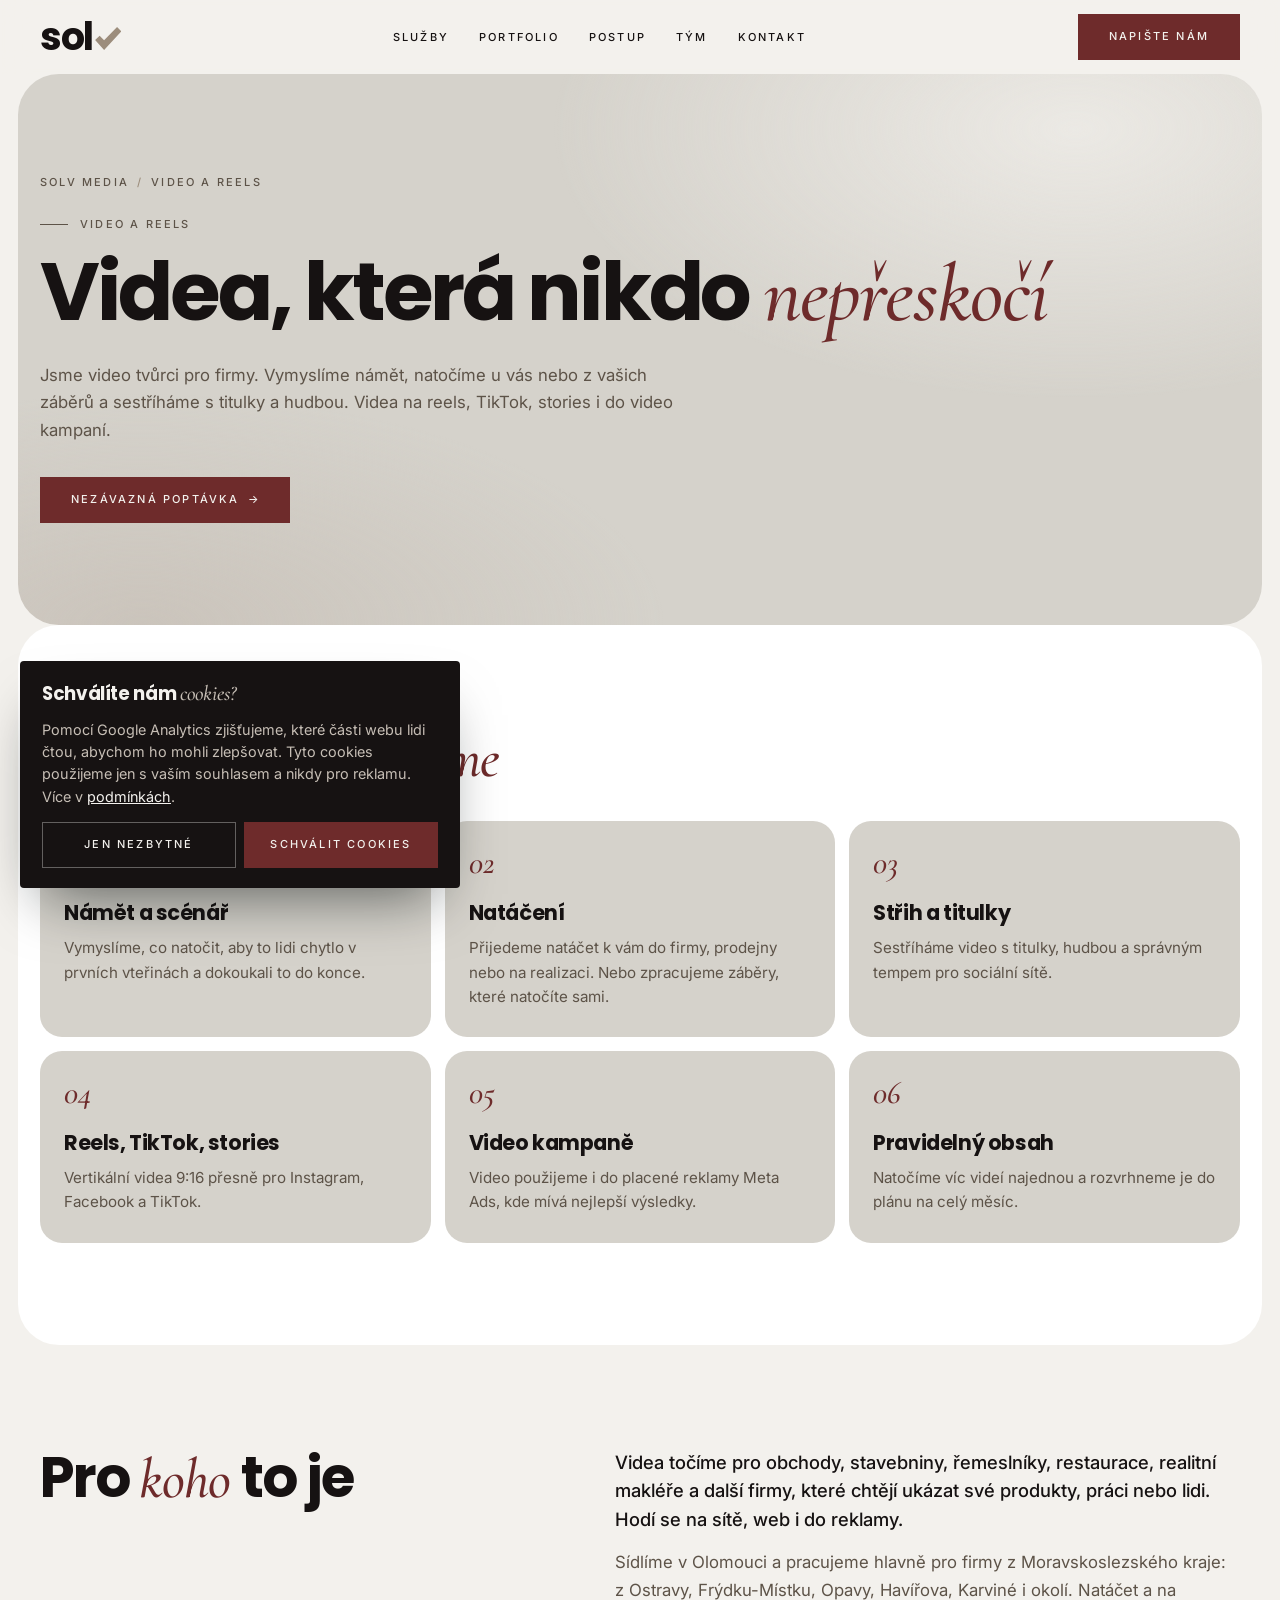
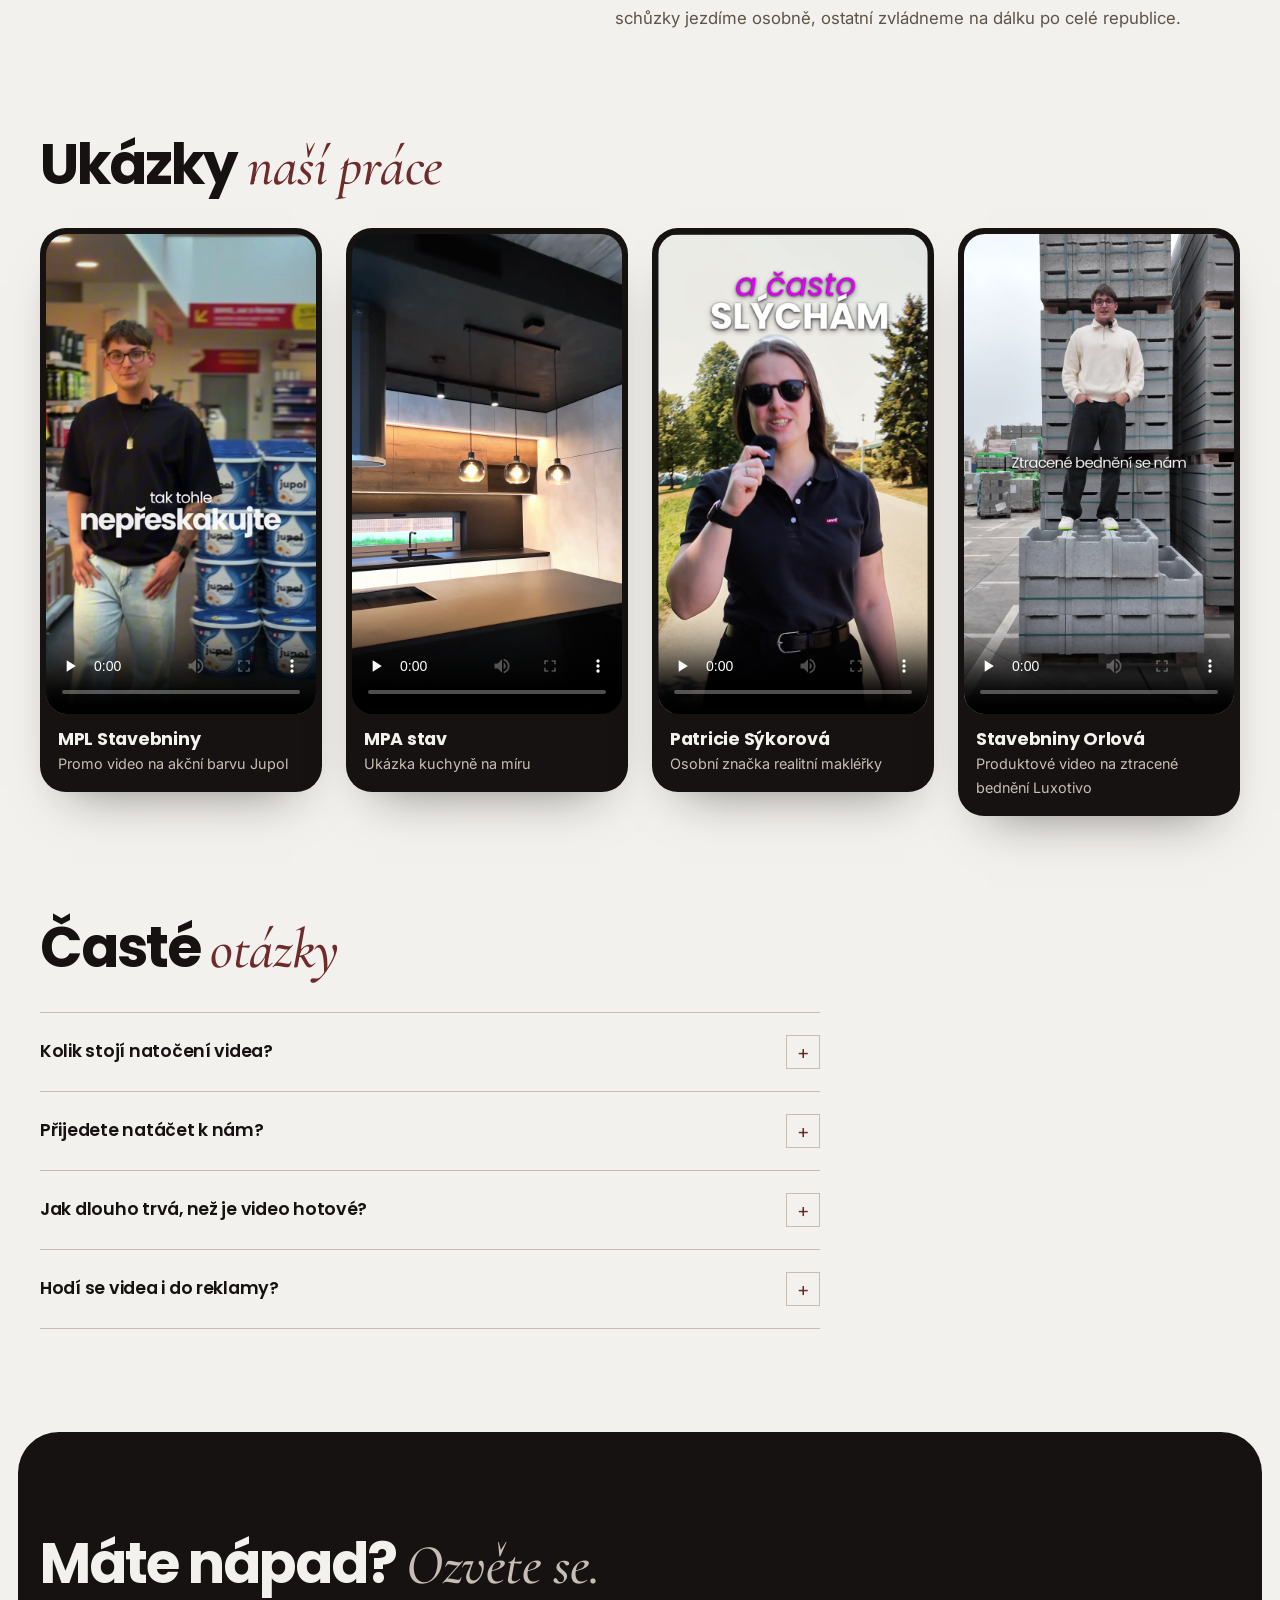
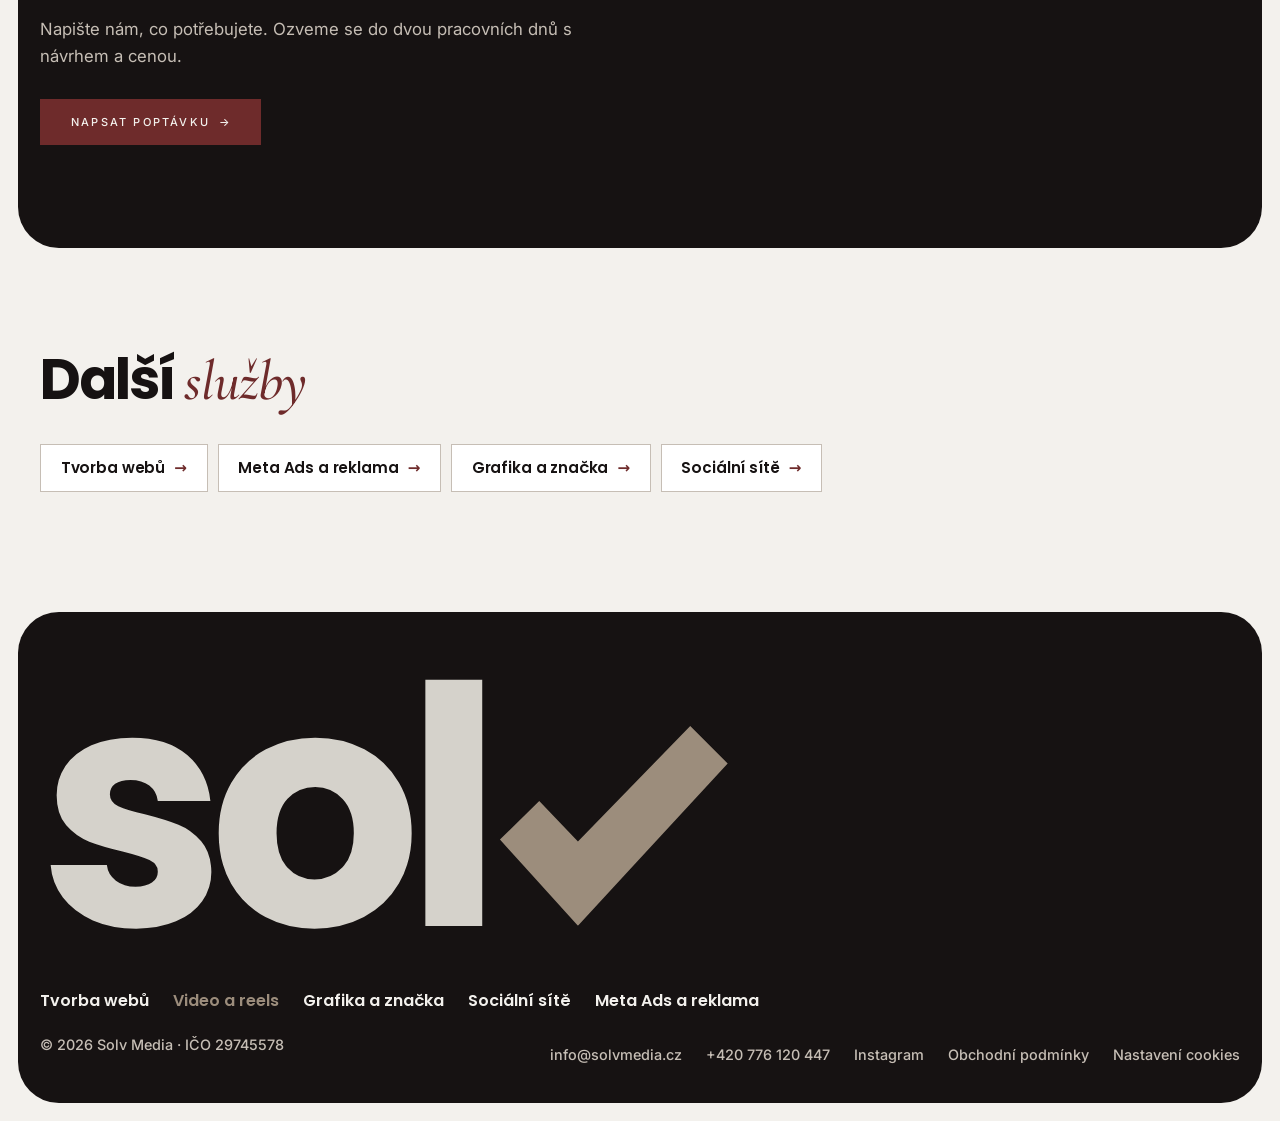
<file: video.html>
<!doctype html>
<html lang="cs">
<head>
<meta charset="utf-8">
<meta name="viewport" content="width=device-width, initial-scale=1, viewport-fit=cover">
<title>Tvorba videí a reels Olomouc a Ostrava | Solv Media</title>
<meta name="description" content="Tvorba firemních videí, reels a TikToků. Námět, scénář, natáčení, střih s titulky a video kampaně na sociální sítě. Natáčíme v Olomouci, Ostravě a okolí.">
<meta name="robots" content="index, follow, max-image-preview:large">
<link rel="canonical" href="https://solvmedia.cz/video">
<meta property="og:type" content="website">
<meta property="og:locale" content="cs_CZ">
<meta property="og:site_name" content="Solv Media">
<meta property="og:title" content="Tvorba videí a reels Olomouc a Ostrava | Solv Media">
<meta property="og:description" content="Tvorba firemních videí, reels a TikToků. Námět, scénář, natáčení, střih s titulky a video kampaně na sociální sítě. Natáčíme v Olomouci, Ostravě a okolí.">
<meta property="og:url" content="https://solvmedia.cz/video">
<meta property="og:image" content="https://solvmedia.cz/img/og-image.jpg">
<meta property="og:image:width" content="1200">
<meta property="og:image:height" content="630">
<meta name="twitter:card" content="summary_large_image">
<script type="application/ld+json">{"@context": "https://schema.org", "@graph": [{"@type": "WebPage", "@id": "https://solvmedia.cz/video#webpage", "url": "https://solvmedia.cz/video", "name": "Tvorba videí a reels Olomouc a Ostrava | Solv Media", "description": "Tvorba firemních videí, reels a TikToků. Námět, scénář, natáčení, střih s titulky a video kampaně na sociální sítě. Natáčíme v Olomouci, Ostravě a okolí.", "inLanguage": "cs", "isPartOf": {"@id": "https://solvmedia.cz/#web"}, "about": {"@id": "https://solvmedia.cz/video#service"}, "breadcrumb": {"@id": "https://solvmedia.cz/video#breadcrumb"}}, {"@type": "Service", "@id": "https://solvmedia.cz/video#service", "name": "Tvorba videí a reels", "serviceType": "Videoprodukce", "description": "Jsme video tvůrci pro firmy. Vymyslíme námět, natočíme u vás nebo z vašich záběrů a sestříháme s titulky a hudbou. Videa na reels, TikTok, stories i do video kampaní.", "url": "https://solvmedia.cz/video", "provider": {"@id": "https://solvmedia.cz/#org"}, "areaServed": [{"@type": "City", "name": "Olomouc"}, {"@type": "City", "name": "Ostrava"}, {"@type": "City", "name": "Frýdek-Místek"}, {"@type": "AdministrativeArea", "name": "Moravskoslezský kraj"}, {"@type": "AdministrativeArea", "name": "Olomoucký kraj"}, {"@type": "Country", "name": "Česko"}], "availableLanguage": "cs"}, {"@type": "BreadcrumbList", "@id": "https://solvmedia.cz/video#breadcrumb", "itemListElement": [{"@type": "ListItem", "position": 1, "name": "Solv Media", "item": "https://solvmedia.cz/"}, {"@type": "ListItem", "position": 2, "name": "Video a reels", "item": "https://solvmedia.cz/video"}]}, {"@type": "FAQPage", "@id": "https://solvmedia.cz/video#faq", "mainEntity": [{"@type": "Question", "name": "Kolik stojí natočení videa?", "acceptedAnswer": {"@type": "Answer", "text": "Cena záleží na počtu videí a natáčecích dnů. Nejvýhodnější je natočit víc videí najednou. Konkrétní nabídku pošleme po krátkém hovoru."}}, {"@type": "Question", "name": "Přijedete natáčet k nám?", "acceptedAnswer": {"@type": "Answer", "text": "Ano, natáčíme přímo u vás. Pokud máte vlastní záběry z telefonu, umíme z nich udělat hotové video."}}, {"@type": "Question", "name": "Jak dlouho trvá, než je video hotové?", "acceptedAnswer": {"@type": "Answer", "text": "Termín domluvíme předem. Po natáčení pošleme první verzi ke schválení a zapracujeme vaše připomínky."}}, {"@type": "Question", "name": "Hodí se videa i do reklamy?", "acceptedAnswer": {"@type": "Answer", "text": "Ano. Krátká vertikální videa patří k nejúspěšnějším formátům reklamy na Facebooku a Instagramu a rovnou je umíme použít v kampani."}}]}]}</script>
<meta name="theme-color" content="#F3F1ED">
<script src="/cookies.js"></script>
<link rel="icon" href="/favicon.svg" type="image/svg+xml">
<link rel="icon" href="/img/icon-192.png" type="image/png" sizes="192x192">
<link rel="apple-touch-icon" href="/apple-touch-icon.png">
<link rel="preconnect" href="https://fonts.googleapis.com">
<link rel="preconnect" href="https://fonts.gstatic.com" crossorigin>
<link rel="stylesheet" href="https://fonts.googleapis.com/css2?family=Cormorant+Garamond:ital,wght@1,500;1,600&family=Inter:wght@400;500;600&family=Poppins:wght@600;700&display=swap">
<style>
/* Podstránky: stejný vzhled jako úvodní stránka (paleta a písma 11/2026) */
:root {
  --noir: #161212;
  --taupe: #9C8D7C;
  --stone: #C6BEB5;
  --mist: #D5D2CB;
  --paper: #F3F1ED;
  --white: #FFFFFF;
  --wine: #6E2B2B;
  --wine-d: #561F1F;
  --muted: #5D5348;
  --font-head: 'Poppins', ui-sans-serif, system-ui, sans-serif;
  --font-serif: 'Cormorant Garamond', Georgia, serif;
  --font-body: 'Inter', system-ui, sans-serif;
  --gl: max(20px, env(safe-area-inset-left, 0px));
  --gr: max(20px, env(safe-area-inset-right, 0px));
  --inset: clamp(8px, 1.4vw, 18px);
  --r: clamp(26px, 3.2vw, 44px);
  color-scheme: light;
}
* { box-sizing: border-box; }
html { -webkit-text-size-adjust: 100%; text-size-adjust: 100%; scroll-padding-top: 90px; }
body { margin: 0; background: var(--paper); color: var(--noir); font: 400 15px/1.65 var(--font-body); -webkit-font-smoothing: antialiased; }
body::before { content: ""; position: fixed; inset: 0 0 auto; height: env(safe-area-inset-top, 0px); z-index: 10; background: var(--paper); }
img, video { max-width: 100%; }
a { color: inherit; }
:focus-visible { outline: 2px solid var(--noir); outline-offset: 3px; }
h1, h2, h3 { margin: 0; font-family: var(--font-head); font-weight: 700; text-wrap: balance; }
.wrap { max-width: 1240px; margin-inline: auto; padding-left: var(--gl); padding-right: var(--gr); }
.accent { font-family: var(--font-serif); font-style: italic; font-weight: 500; color: var(--wine); letter-spacing: -0.01em; }

/* Logo */
.logo { font: 700 1.8rem/1 var(--font-head); letter-spacing: -0.035em; color: var(--noir); text-decoration: none; display: inline-flex; align-items: baseline; white-space: nowrap; }
.logo svg { width: 0.69em; height: 0.6em; margin-left: 0.04em; fill: var(--taupe); flex: none; }

/* Tlačítka */
.pill { display: inline-flex; align-items: center; justify-content: center; gap: 0.8em; min-height: 46px; padding: 13px 30px; background: var(--wine); border: 1px solid var(--wine); color: var(--paper); font: 500 11px/1.2 var(--font-body); letter-spacing: .2em; text-transform: uppercase; text-decoration: none; cursor: pointer; transition: background-color .2s ease; }
.pill:hover { background: var(--wine-d); border-color: var(--wine-d); }
.pill span { color: var(--paper); letter-spacing: 0; }

/* Hlavička jako na úvodní stránce */
header.site { position: sticky; top: env(safe-area-inset-top, 0px); z-index: 5; background: color-mix(in srgb, var(--paper) 90%, transparent); backdrop-filter: blur(14px); -webkit-backdrop-filter: blur(14px); }
header.site .wrap { display: flex; align-items: center; justify-content: space-between; gap: 24px; padding-block: 14px; }
header.site .logo { font-size: 2.4rem; }
header nav { display: flex; gap: 30px; font: 500 11px/1 var(--font-body); letter-spacing: .2em; text-transform: uppercase; }
header nav a { text-decoration: none; color: var(--noir); }
header nav a:hover { color: var(--wine); }
.head-actions { display: flex; align-items: center; gap: 10px; }
.menu-btn { display: none; align-items: center; gap: 0.6em; min-height: 44px; padding: 0.72em 1.05em; color: var(--noir); background: transparent; border: 1px solid var(--stone); font: 500 11px/1 var(--font-body); letter-spacing: .2em; text-transform: uppercase; cursor: pointer; }
.menu-btn i { position: relative; display: block; width: 16px; height: 11px; border-block: 2px solid currentColor; }
.menu-btn i::after { content: ""; position: absolute; left: 0; right: 0; top: 50%; height: 2px; margin-top: -1px; background: currentColor; }
header.site.open .menu-btn i { border-color: transparent; }
header.site.open .menu-btn i::after { transform: rotate(45deg); }
header.site.open .menu-btn i::before { content: ""; position: absolute; left: 0; right: 0; top: 50%; height: 2px; margin-top: -1px; background: currentColor; transform: rotate(-45deg); }
@media (max-width: 820px) {
  header.site .logo { font-size: 2.15rem; }
  .menu-btn { display: inline-flex; }
  .head-actions .pill { display: none; }
  header nav { display: none; position: absolute; left: 0; right: 0; top: 100%; flex-direction: column; gap: 0; padding: 4px var(--gr) 24px var(--gl); background: var(--paper); border-bottom: 1px solid var(--stone); }
  header.site.open nav { display: flex; }
  header nav a { padding: 16px 0; font: 600 1.5rem/1.2 var(--font-head); letter-spacing: 0; text-transform: none; border-bottom: 1px solid var(--stone); }
  header nav a:last-child { border-bottom: 0; }
}

/* Úvod podstránky */
.intro { margin-inline: var(--inset); border-radius: var(--r); background: radial-gradient(60% 70% at 85% 10%, color-mix(in srgb, var(--paper) 75%, transparent), transparent 70%), radial-gradient(60% 60% at 10% 100%, color-mix(in srgb, var(--stone) 70%, transparent), transparent 70%), var(--mist); }
.intro .wrap { padding-block: clamp(56px, 8vw, 112px); }
.crumbs { display: flex; flex-wrap: wrap; gap: 8px; margin: 0 0 28px; padding: 0; list-style: none; font: 500 11px/1.2 var(--font-body); letter-spacing: .2em; text-transform: uppercase; color: var(--muted); }
.crumbs li + li::before { content: "/"; margin-right: 8px; color: var(--taupe); }
.crumbs a { text-decoration: none; }
.crumbs a:hover { color: var(--wine); }
.eyebrow { display: flex; align-items: center; gap: 12px; margin-bottom: 18px; font: 500 11px/1.2 var(--font-body); letter-spacing: .2em; text-transform: uppercase; color: var(--muted); }
.eyebrow::before { content: ""; width: 28px; height: 1px; background: currentColor; }
h1 { font-size: clamp(2.6rem, 6.4vw, 5.4rem); line-height: 1.06; letter-spacing: -0.04em; margin: 0 0 24px; max-width: 15em; }
.intro .lead, .intro p { margin: 0 0 32px; max-width: 38em; color: var(--muted); font-size: 1.05rem; }

/* Bloky */
.block { padding-block: clamp(56px, 8vw, 104px); }
.block + .block { padding-top: 0; }
.panel { margin-inline: var(--inset); border-radius: var(--r); }
.panel.white { background: var(--white); }
.panel + .block { padding-top: clamp(56px, 8vw, 104px); }
h2 { font-size: clamp(2.1rem, 4.4vw, 3.6rem); line-height: 1.08; letter-spacing: -0.035em; margin: 0 0 32px; }
h3 { font-size: 1.3rem; line-height: 1.2; letter-spacing: -0.02em; margin: 0 0 10px; }

/* Co pro vás uděláme: karty v mlze */
.grid { display: grid; grid-template-columns: repeat(3, minmax(0, 1fr)); gap: 14px; list-style: none; margin: 0; padding: 0; counter-reset: item; }
.grid li { position: relative; padding: 26px 24px 28px; border-radius: 22px; background: var(--mist); counter-increment: item; }
.grid li::before { content: counter(item, decimal-leading-zero); display: block; margin-bottom: 22px; font: italic 500 2rem/1 var(--font-serif); color: var(--wine); }
.grid li p { margin: 0; color: var(--muted); font-size: 0.95rem; line-height: 1.6; }

/* Pro koho: nadpis vlevo, text vpravo */
.split { display: grid; grid-template-columns: minmax(0, 0.9fr) minmax(0, 1.1fr); gap: 16px 64px; align-items: start; }
.split h2 { margin: 0; }
.split .txt { display: grid; gap: 16px; }
.who { max-width: 40em; color: var(--muted); font-size: 1.05rem; margin: 0 !important; }
.who:first-child { color: var(--noir); font-size: 1.15rem; font-weight: 500; line-height: 1.55; }

/* Ukázky */
.works { display: grid; grid-template-columns: repeat(auto-fill, minmax(min(100%, 260px), 1fr)); gap: 24px; align-items: start; }
.works.wide { grid-template-columns: repeat(auto-fill, minmax(min(100%, 400px), 1fr)); }
.works figure { margin: 0; padding: 8px 8px 0; background: var(--white); border-radius: 10px; box-shadow: 0 26px 50px -30px color-mix(in srgb, var(--noir) 55%, transparent); }
.works img, .works video { display: block; width: 100%; height: auto; border-radius: 6px; background: var(--mist); }
.works.reels { grid-template-columns: repeat(auto-fill, minmax(min(100%, 230px), 1fr)); }
.works.reels figure { max-width: 320px; padding: 6px 6px 0; background: var(--noir); border-radius: 26px; color: var(--paper); }
.works.reels video { aspect-ratio: 9 / 16; object-fit: cover; border-radius: 21px; background: #2a2424; }
.works.reels figcaption { color: var(--stone); padding-inline: 12px; }
.works.reels figcaption b { color: var(--paper); }
.works figcaption { padding: 14px 6px 16px; display: grid; gap: 2px; font-size: 0.9rem; color: var(--muted); }
.works figcaption b { color: var(--noir); font: 700 1.1rem/1.25 var(--font-head); letter-spacing: -0.015em; }
.works figcaption a { text-decoration: none; }
.works figcaption a:hover { color: var(--wine); }

/* Časté otázky */
.faq { max-width: 52em; border-top: 1px solid var(--stone); }
.faq details { border-bottom: 1px solid var(--stone); }
.faq summary { cursor: pointer; padding: 22px 0; font: 600 1.1rem/1.35 var(--font-head); letter-spacing: -0.015em; list-style: none; display: flex; justify-content: space-between; align-items: center; gap: 16px; }
.faq summary::-webkit-details-marker { display: none; }
.faq summary::after { content: "+"; flex: none; display: grid; place-items: center; width: 32px; height: 32px; border: 1px solid var(--stone); color: var(--wine); font: 400 1.2rem/1 var(--font-body); transition: transform .2s ease; }
.faq details[open] summary::after { transform: rotate(45deg); }
.faq summary:hover { color: var(--wine); }
.faq details p { margin: -6px 0 22px; max-width: 44em; color: var(--muted); }

/* Výzva: tmavý panel */
.cta { margin-inline: var(--inset); border-radius: var(--r); background: var(--noir); color: var(--paper); }
.cta .wrap { padding-block: clamp(56px, 8vw, 104px); display: grid; gap: 20px; justify-items: start; }
.cta h2 { margin: 0; color: var(--paper); }
.cta h2 .accent { color: var(--stone); }
.cta p { margin: 0 0 8px; color: var(--stone); max-width: 36em; font-size: 1.05rem; }
.cta :focus-visible { outline-color: var(--paper); }

/* Další služby */
.others { display: flex; flex-wrap: wrap; gap: 10px; list-style: none; margin: 0; padding: 0; }
.others a { display: inline-flex; align-items: center; gap: 0.6em; min-height: 48px; padding: 0 1.3em; background: var(--white); border: 1px solid var(--stone); text-decoration: none; font: 600 0.95rem/1 var(--font-head); letter-spacing: -0.01em; transition: border-color .2s ease, color .2s ease; }
.others a::after { content: "→"; color: var(--wine); }
.others a:hover { border-color: var(--wine); color: var(--wine); }

/* Patička jako na úvodní stránce */
footer { color: var(--paper); background: var(--noir); margin: var(--inset); border-radius: var(--r); overflow: hidden; }
footer .wrap { padding-block: 40px 28px; display: grid; gap: 12px; }
footer .logo { color: var(--mist); }
footer .logo svg { fill: var(--taupe); }
footer .big { font-size: clamp(5rem, 26vw, 21rem); letter-spacing: -0.05em; line-height: 0.95; }
footer .services-nav { display: flex; flex-wrap: wrap; gap: 0 24px; font: 600 1rem/1.4 var(--font-head); }
footer .services-nav a { display: inline-block; padding-block: 10px; text-decoration: none; color: var(--paper); }
footer .row { display: flex; flex-wrap: wrap; justify-content: space-between; gap: 12px 24px; font: 500 0.9rem/1.4 var(--font-body); color: var(--stone); }
footer .links { display: flex; flex-wrap: wrap; gap: 8px 24px; }
footer .links a { display: inline-block; padding-block: 10px; text-decoration: none; }
footer .services-nav a:hover, footer .links a:hover { color: var(--stone); }
footer .services-nav a[aria-current] { color: var(--taupe); }
footer :focus-visible { outline-color: var(--paper); }

/* Spodní lišta s rychlým kontaktem na mobilu */
.mobile-cta { display: none; }
@media (max-width: 820px) {
  body { padding-bottom: calc(76px + env(safe-area-inset-bottom, 0px)); }
  .mobile-cta { display: flex; gap: 8px; position: fixed; z-index: 6; left: 10px; right: 10px; bottom: calc(10px + env(safe-area-inset-bottom, 0px)); padding: 7px; background: color-mix(in srgb, var(--noir) 94%, transparent); backdrop-filter: blur(10px); -webkit-backdrop-filter: blur(10px); box-shadow: 0 16px 40px -14px rgba(7, 13, 13, 0.55); }
  .mobile-cta a { flex: 1; display: inline-flex; align-items: center; justify-content: center; gap: 8px; min-height: 46px; font: 500 11px/1 var(--font-body); letter-spacing: .2em; text-transform: uppercase; text-decoration: none; color: var(--paper); }
  .mobile-cta a.go { background: var(--wine); }
  .mobile-cta svg { width: 16px; height: 16px; fill: none; stroke: currentColor; stroke-width: 2; stroke-linecap: round; stroke-linejoin: round; }
}

@media (max-width: 900px) { .grid { grid-template-columns: repeat(2, minmax(0, 1fr)); } .split { grid-template-columns: 1fr; } }
@media (max-width: 600px) { .grid { grid-template-columns: 1fr; } .grid li::before { margin-bottom: 14px; } }
@media (prefers-reduced-motion: reduce) { * { transition: none !important; } }
</style>
</head>
<body>
<svg width="0" height="0" style="position:absolute" aria-hidden="true">
  <symbol id="tick" viewBox="755 98 365 320"><polygon points="755,280 818,218 880,283 1060,98 1120,158 880,418"/></symbol>
</svg>

<header class="site">
  <div class="wrap">
    <a class="logo" href="/" aria-label="solv, Solv Media – hlavní stránka">sol<svg aria-hidden="true"><use href="#tick"/></svg></a>
    <nav aria-label="Hlavní" id="nav">
      <a href="/#sluzby">Služby</a>
      <a href="/#portfolio">Portfolio</a>
      <a href="/#postup">Postup</a>
      <a href="/#tym">Tým</a>
      <a href="/#kontakt">Kontakt</a>
    </nav>
    <div class="head-actions">
      <a class="pill" href="/#kontakt">Napište nám</a>
      <button class="menu-btn" type="button" id="menu-btn" aria-expanded="false" aria-controls="nav"><i aria-hidden="true"></i><span>Menu</span></button>
    </div>
  </div>
</header>

<main>
  <div class="intro">
    <div class="wrap">
      <ol class="crumbs" aria-label="Drobečková navigace"><li><a href="/">Solv Media</a></li><li>Video a reels</li></ol>
      <span class="eyebrow">Video a reels</span>
      <h1>Videa, která nikdo <span class="accent">nepřeskočí</span></h1>
      <p class="lead">Jsme video tvůrci pro firmy. Vymyslíme námět, natočíme u vás nebo z vašich záběrů a sestříháme s titulky a hudbou. Videa na reels, TikTok, stories i do video kampaní.</p>
      <a class="pill" href="/#kontakt">Nezávazná poptávka <span aria-hidden="true">→</span></a>
    </div>
  </div>

  <section class="panel white block" aria-labelledby="co-h"><div class="wrap">
    <h2 id="co-h">Co pro vás <span class="accent">uděláme</span></h2>
    <ul class="grid">
        <li><h3>Námět a scénář</h3><p>Vymyslíme, co natočit, aby to lidi chytlo v prvních vteřinách a dokoukali to do konce.</p></li>
        <li><h3>Natáčení</h3><p>Přijedeme natáčet k vám do firmy, prodejny nebo na realizaci. Nebo zpracujeme záběry, které natočíte sami.</p></li>
        <li><h3>Střih a titulky</h3><p>Sestříháme video s titulky, hudbou a správným tempem pro sociální sítě.</p></li>
        <li><h3>Reels, TikTok, stories</h3><p>Vertikální videa 9:16 přesně pro Instagram, Facebook a TikTok.</p></li>
        <li><h3>Video kampaně</h3><p>Video použijeme i do placené reklamy Meta Ads, kde mívá nejlepší výsledky.</p></li>
        <li><h3>Pravidelný obsah</h3><p>Natočíme víc videí najednou a rozvrhneme je do plánu na celý měsíc.</p></li>
    </ul>
  </div></section>

  <section class="wrap block split" aria-labelledby="pro-h">
    <h2 id="pro-h">Pro <span class="accent">koho</span> to je</h2>
    <div class="txt"><p class="who">Videa točíme pro obchody, stavebniny, řemeslníky, restaurace, realitní makléře a další firmy, které chtějí ukázat své produkty, práci nebo lidi. Hodí se na sítě, web i do reklamy.</p>
    <p class="who">Sídlíme v Olomouci a pracujeme hlavně pro firmy z Moravskoslezského kraje: z Ostravy, Frýdku-Místku, Opavy, Havířova, Karviné i okolí. Natáčet a na schůzky jezdíme osobně, ostatní zvládneme na dálku po celé republice.</p></div>
  </section>

  <section class="wrap block" aria-labelledby="ukazky-h">
    <h2 id="ukazky-h">Ukázky <span class="accent">naší práce</span></h2>
    <div class="works reels">
        <figure><video src="/video/mpl-jupol.mp4" poster="/video/mpl-jupol.jpg" preload="none" controls playsinline aria-label="Video pro MPL Stavebniny: akce na barvu Jupol"></video><figcaption><b>MPL Stavebniny</b><span>Promo video na akční barvu Jupol</span></figcaption></figure>
        <figure><video src="/video/mpa-kuchyn-2.mp4" poster="/video/mpa-kuchyn.jpg" preload="none" controls playsinline aria-label="Video pro MPA stav: ukázka kuchyně na míru"></video><figcaption><b>MPA stav</b><span>Ukázka kuchyně na míru</span></figcaption></figure>
        <figure><video src="/video/sykorova.mp4" poster="/video/sykorova.jpg" preload="none" controls playsinline aria-label="Video pro realitní makléřku Patricii Sýkorovou"></video><figcaption><b>Patricie Sýkorová</b><span>Osobní značka realitní makléřky</span></figcaption></figure>
        <figure><video src="/video/orlova-luxotivo.mp4" poster="/video/orlova-luxotivo.jpg" preload="none" controls playsinline aria-label="Video pro Stavebniny Orlová: ztracené bednění Luxotivo"></video><figcaption><b>Stavebniny Orlová</b><span>Produktové video na ztracené bednění Luxotivo</span></figcaption></figure>
    </div>
  </section>

  <section class="wrap block" aria-labelledby="faq-h">
    <h2 id="faq-h">Časté <span class="accent">otázky</span></h2>
    <div class="faq">
        <details><summary>Kolik stojí natočení videa?</summary><p>Cena záleží na počtu videí a natáčecích dnů. Nejvýhodnější je natočit víc videí najednou. Konkrétní nabídku pošleme po krátkém hovoru.</p></details>
        <details><summary>Přijedete natáčet k nám?</summary><p>Ano, natáčíme přímo u vás. Pokud máte vlastní záběry z telefonu, umíme z nich udělat hotové video.</p></details>
        <details><summary>Jak dlouho trvá, než je video hotové?</summary><p>Termín domluvíme předem. Po natáčení pošleme první verzi ke schválení a zapracujeme vaše připomínky.</p></details>
        <details><summary>Hodí se videa i do reklamy?</summary><p>Ano. Krátká vertikální videa patří k nejúspěšnějším formátům reklamy na Facebooku a Instagramu a rovnou je umíme použít v kampani.</p></details>
    </div>
  </section>

  <section class="cta" aria-labelledby="cta-h">
    <div class="wrap">
      <h2 id="cta-h">Máte nápad? <span class="accent">Ozvěte se.</span></h2>
      <p>Napište nám, co potřebujete. Ozveme se do dvou pracovních dnů s návrhem a cenou.</p>
      <a class="pill" href="/#kontakt">Napsat poptávku <span aria-hidden="true">→</span></a>
    </div>
  </section>

  <section class="wrap block" aria-labelledby="dalsi-h">
    <h2 id="dalsi-h">Další <span class="accent">služby</span></h2>
    <ul class="others"><li><a href="/tvorba-webu">Tvorba webů</a></li><li><a href="/meta-ads">Meta Ads a reklama</a></li><li><a href="/grafika">Grafika a značka</a></li><li><a href="/socialni-site">Sociální sítě</a></li></ul>
  </section>
</main>

<footer>
  <div class="wrap">
    <a class="logo big" href="/" aria-label="solv, Solv Media – hlavní stránka">sol<svg aria-hidden="true"><use href="#tick"/></svg></a>
    <nav class="services-nav" aria-label="Služby"><a href="/tvorba-webu">Tvorba webů</a><a href="/video" aria-current="page">Video a reels</a><a href="/grafika">Grafika a značka</a><a href="/socialni-site">Sociální sítě</a><a href="/meta-ads">Meta Ads a reklama</a></nav>
    <div class="row"><span>© 2026 Solv Media · IČO 29745578</span><span class="links"><a href="mailto:info@solvmedia.cz">info@solvmedia.cz</a><a href="tel:+420776120447">+420 776 120 447</a><a href="https://instagram.com/solv.media/" target="_blank" rel="noopener">Instagram</a><a href="/obchodni-podminky">Obchodní podmínky</a><a href="#" data-cookies>Nastavení cookies</a></span></div>
  </div>
</footer>

<nav class="mobile-cta" aria-label="Rychlý kontakt">
  <a href="tel:+420776120447"><svg viewBox="0 0 24 24" aria-hidden="true"><path d="M5 4h4l2 5-2.5 1.5a11 11 0 0 0 5 5L15 13l5 2v4a2 2 0 0 1-2 2A16 16 0 0 1 3 6a2 2 0 0 1 2-2"/></svg>Zavolat</a>
  <a class="go" href="/#kontakt">Poptávka <span aria-hidden="true">→</span></a>
</nav>

<script>
(function () {
  var header = document.querySelector('header.site'), btn = document.getElementById('menu-btn');
  if (!header || !btn) return;
  function setMenu(open) { header.classList.toggle('open', open); btn.setAttribute('aria-expanded', open ? 'true' : 'false'); btn.lastChild.textContent = open ? 'Zavřít' : 'Menu'; }
  btn.addEventListener('click', function () { setMenu(!header.classList.contains('open')); });
  document.querySelectorAll('#nav a').forEach(function (a) { a.addEventListener('click', function () { setMenu(false); }); });
  document.addEventListener('keydown', function (e) { if (e.key === 'Escape' && header.classList.contains('open')) { setMenu(false); btn.focus(); } });
})();
</script>
</body>
</html>
</file>
